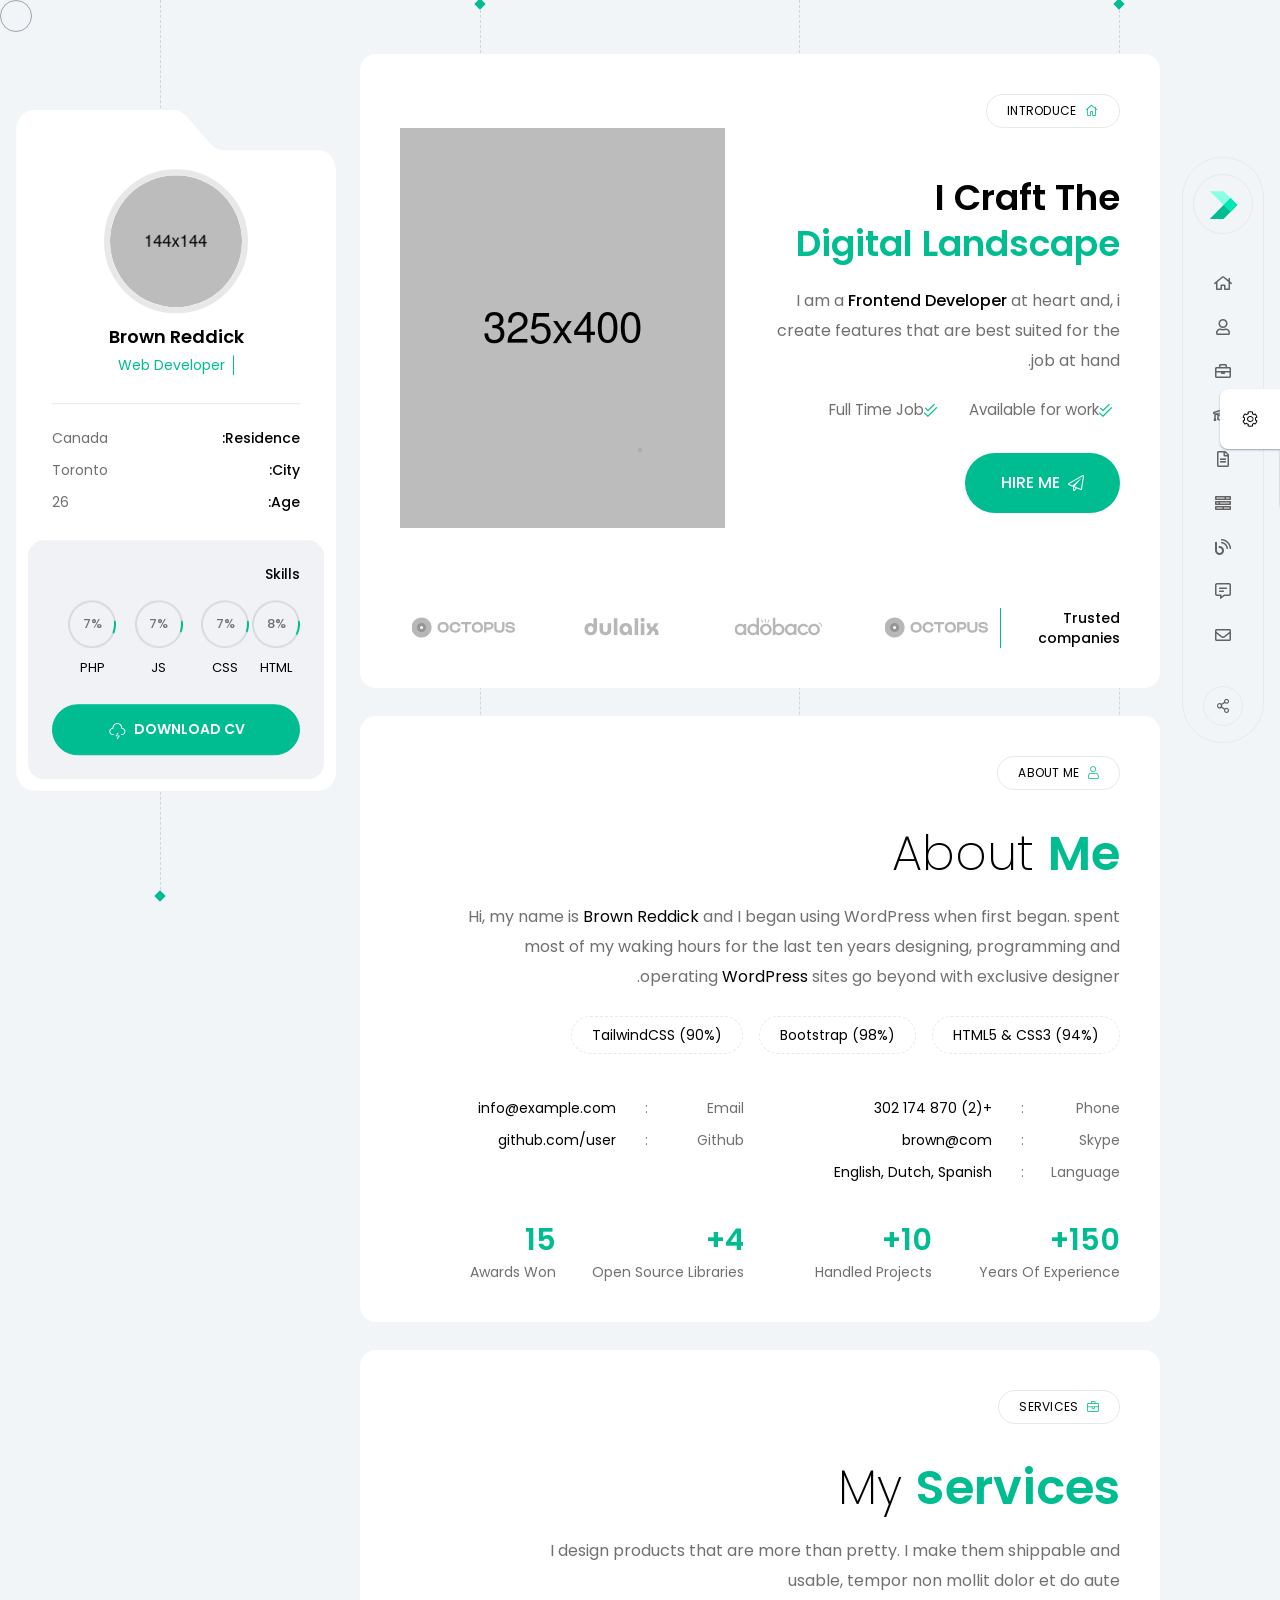
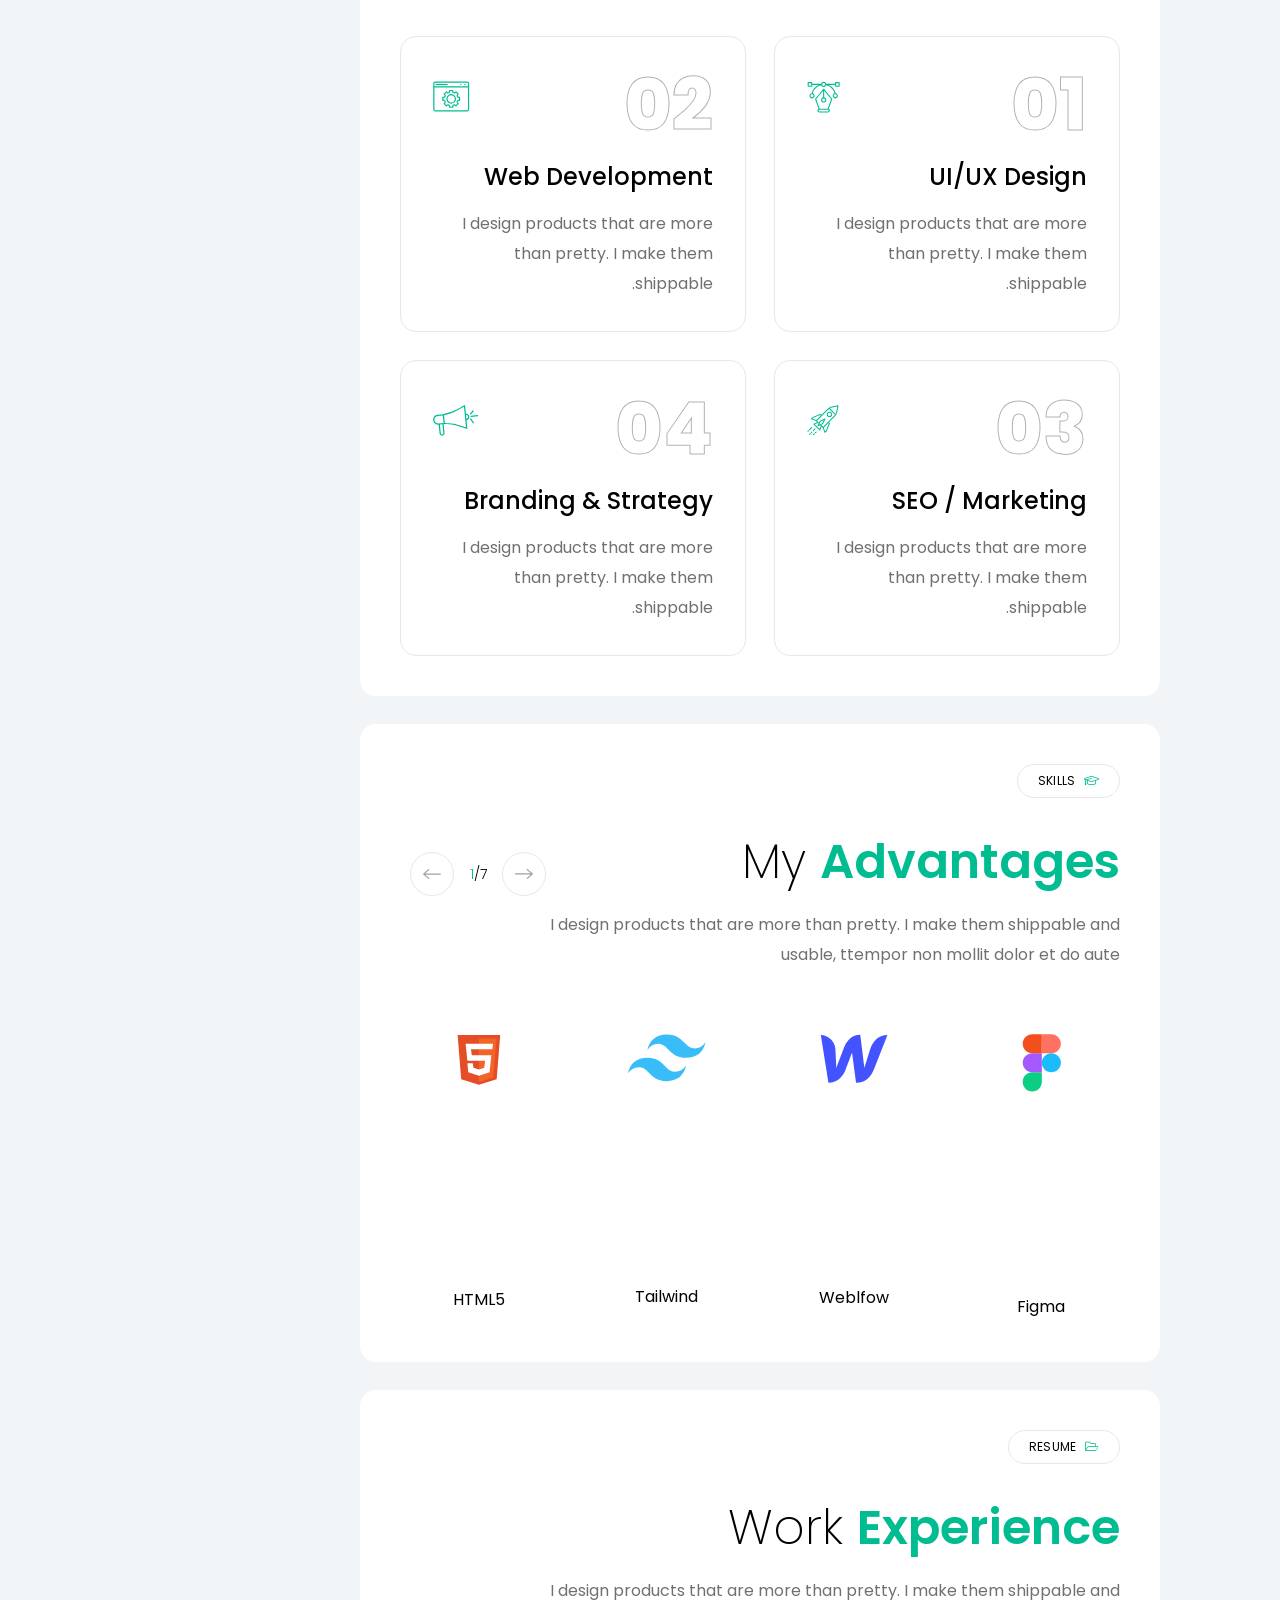
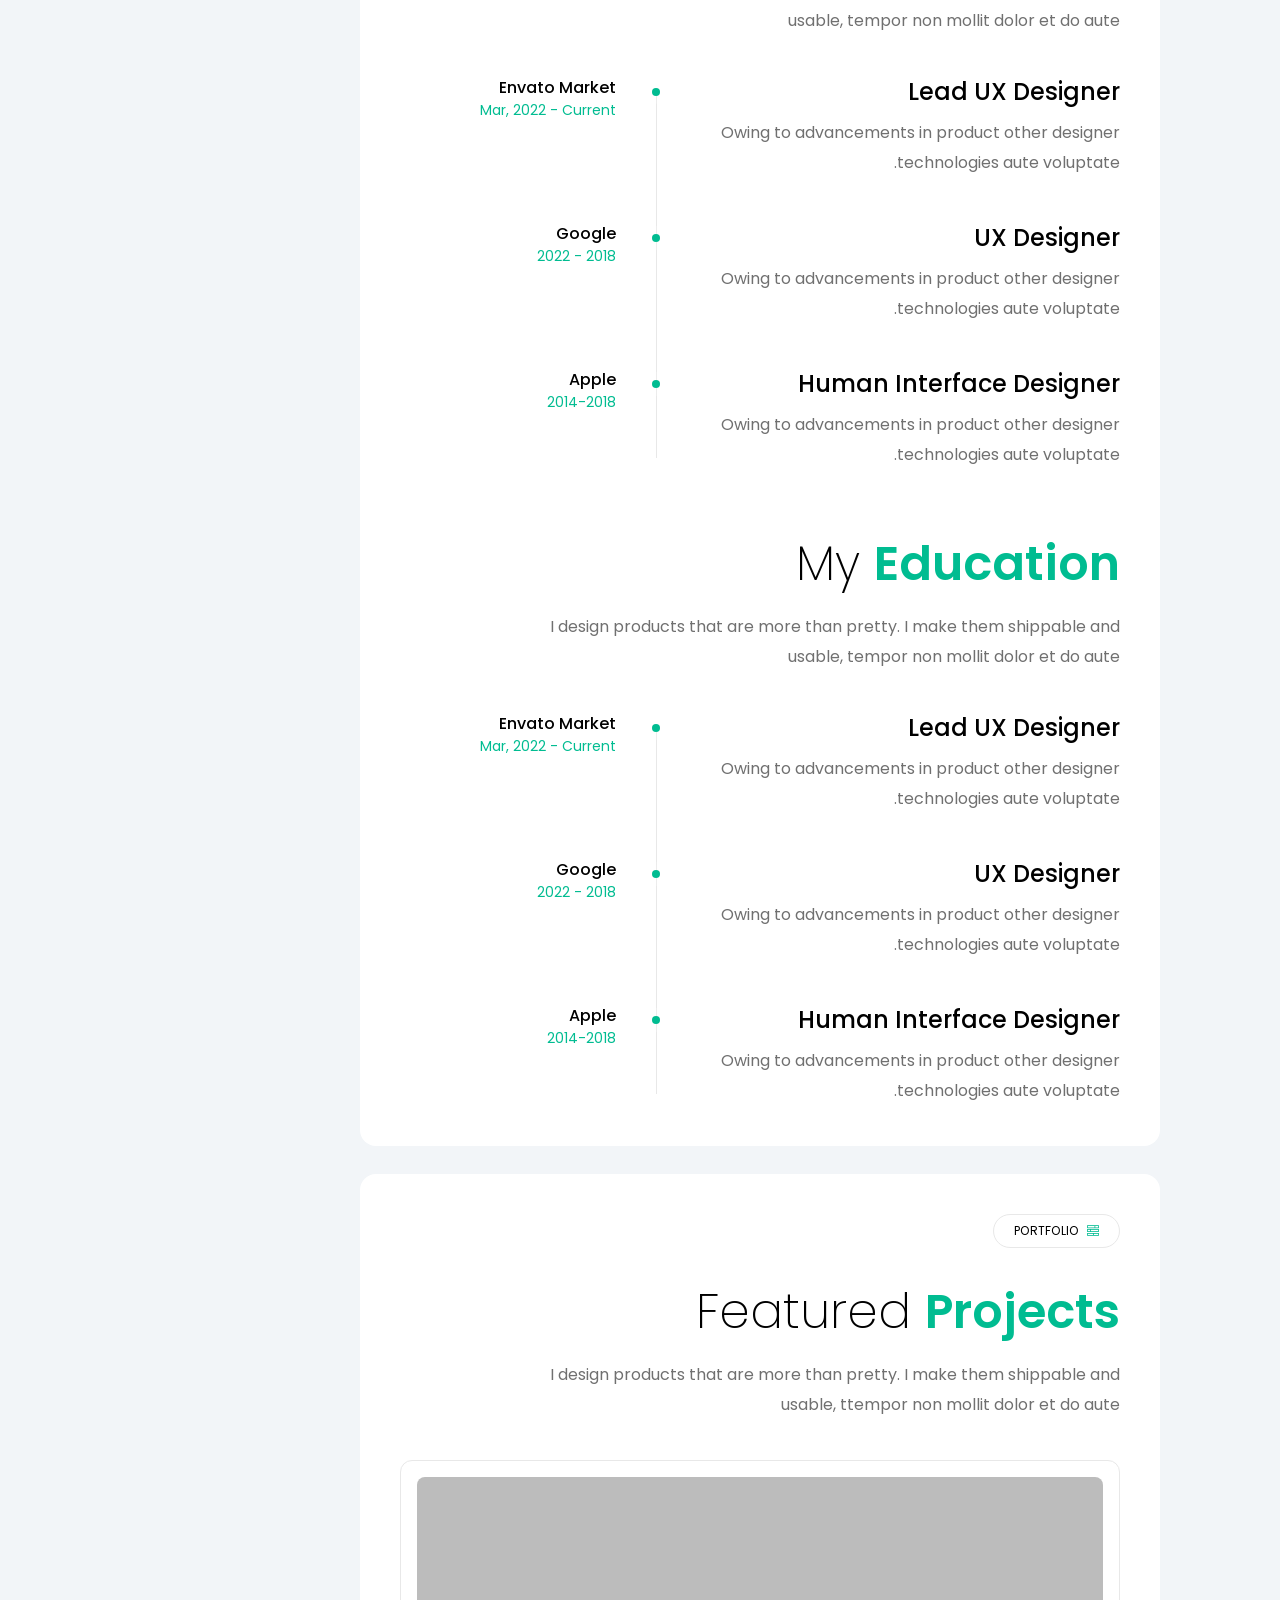
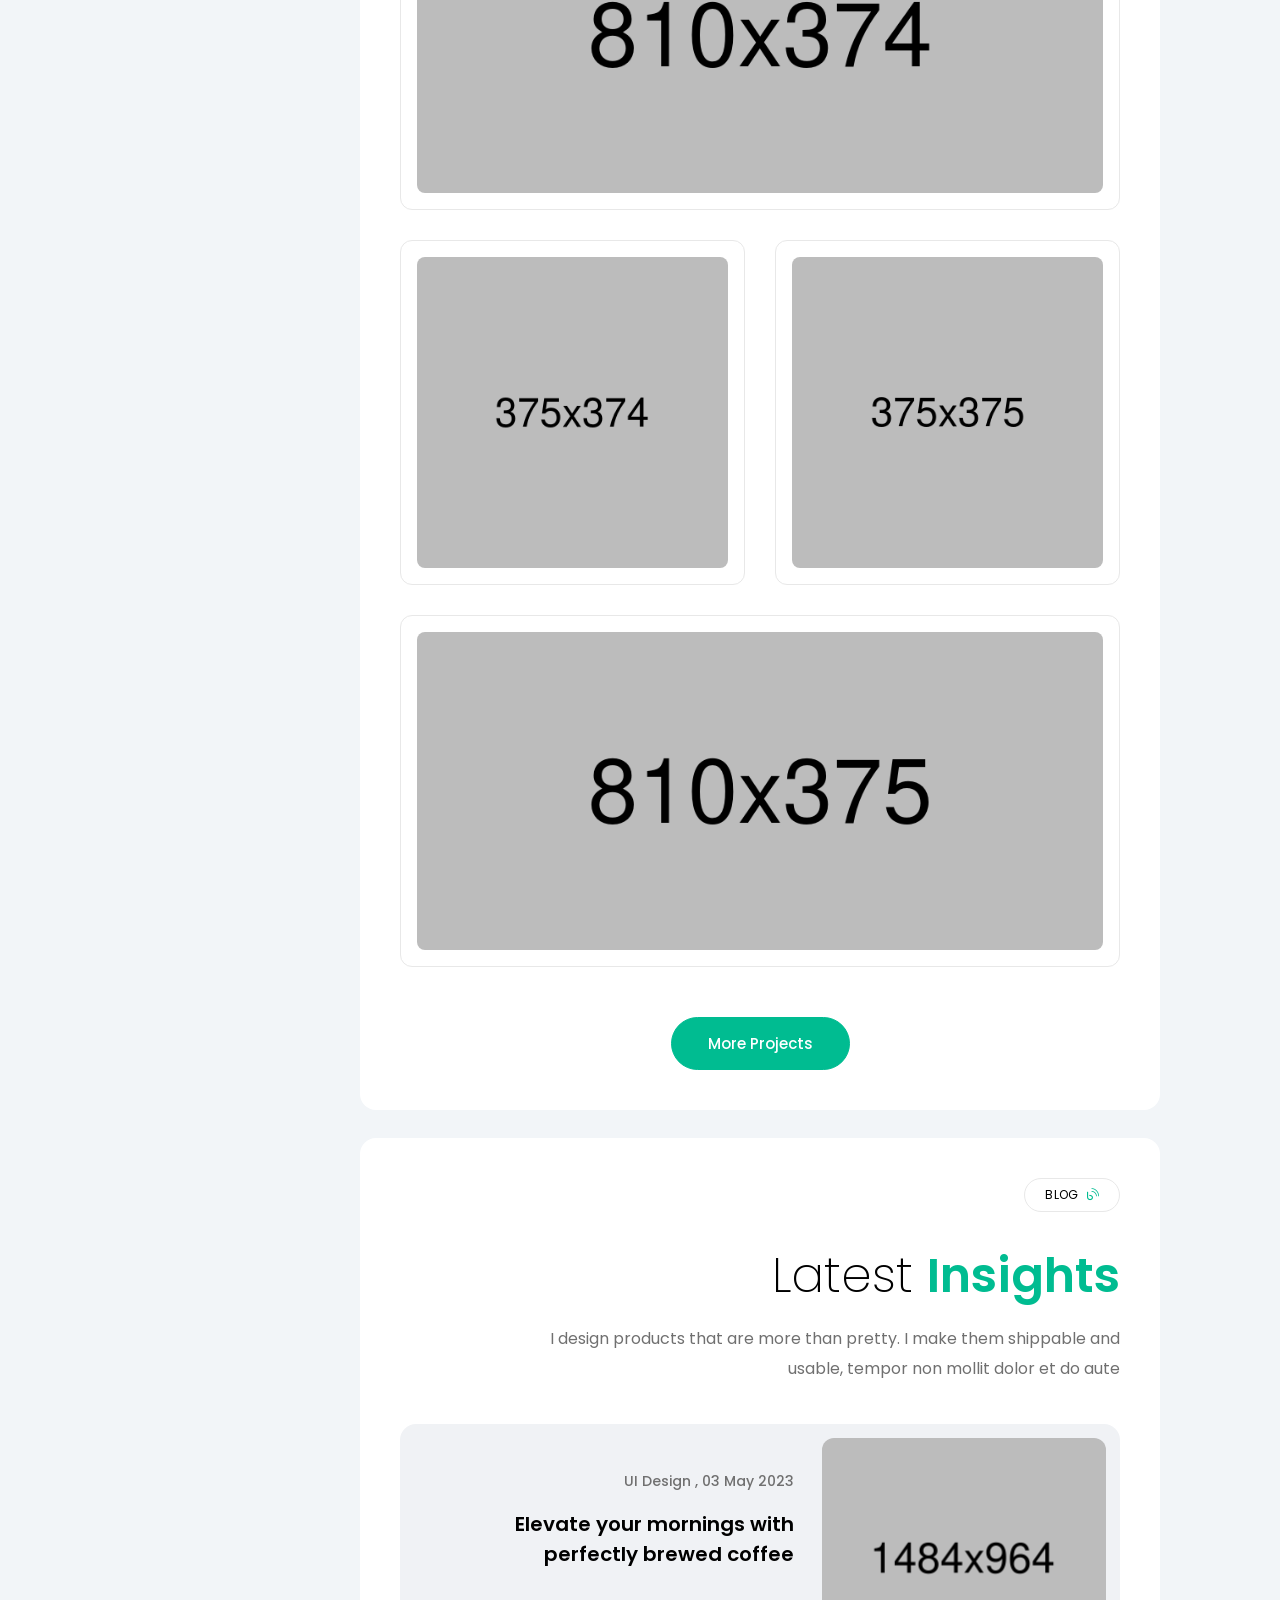
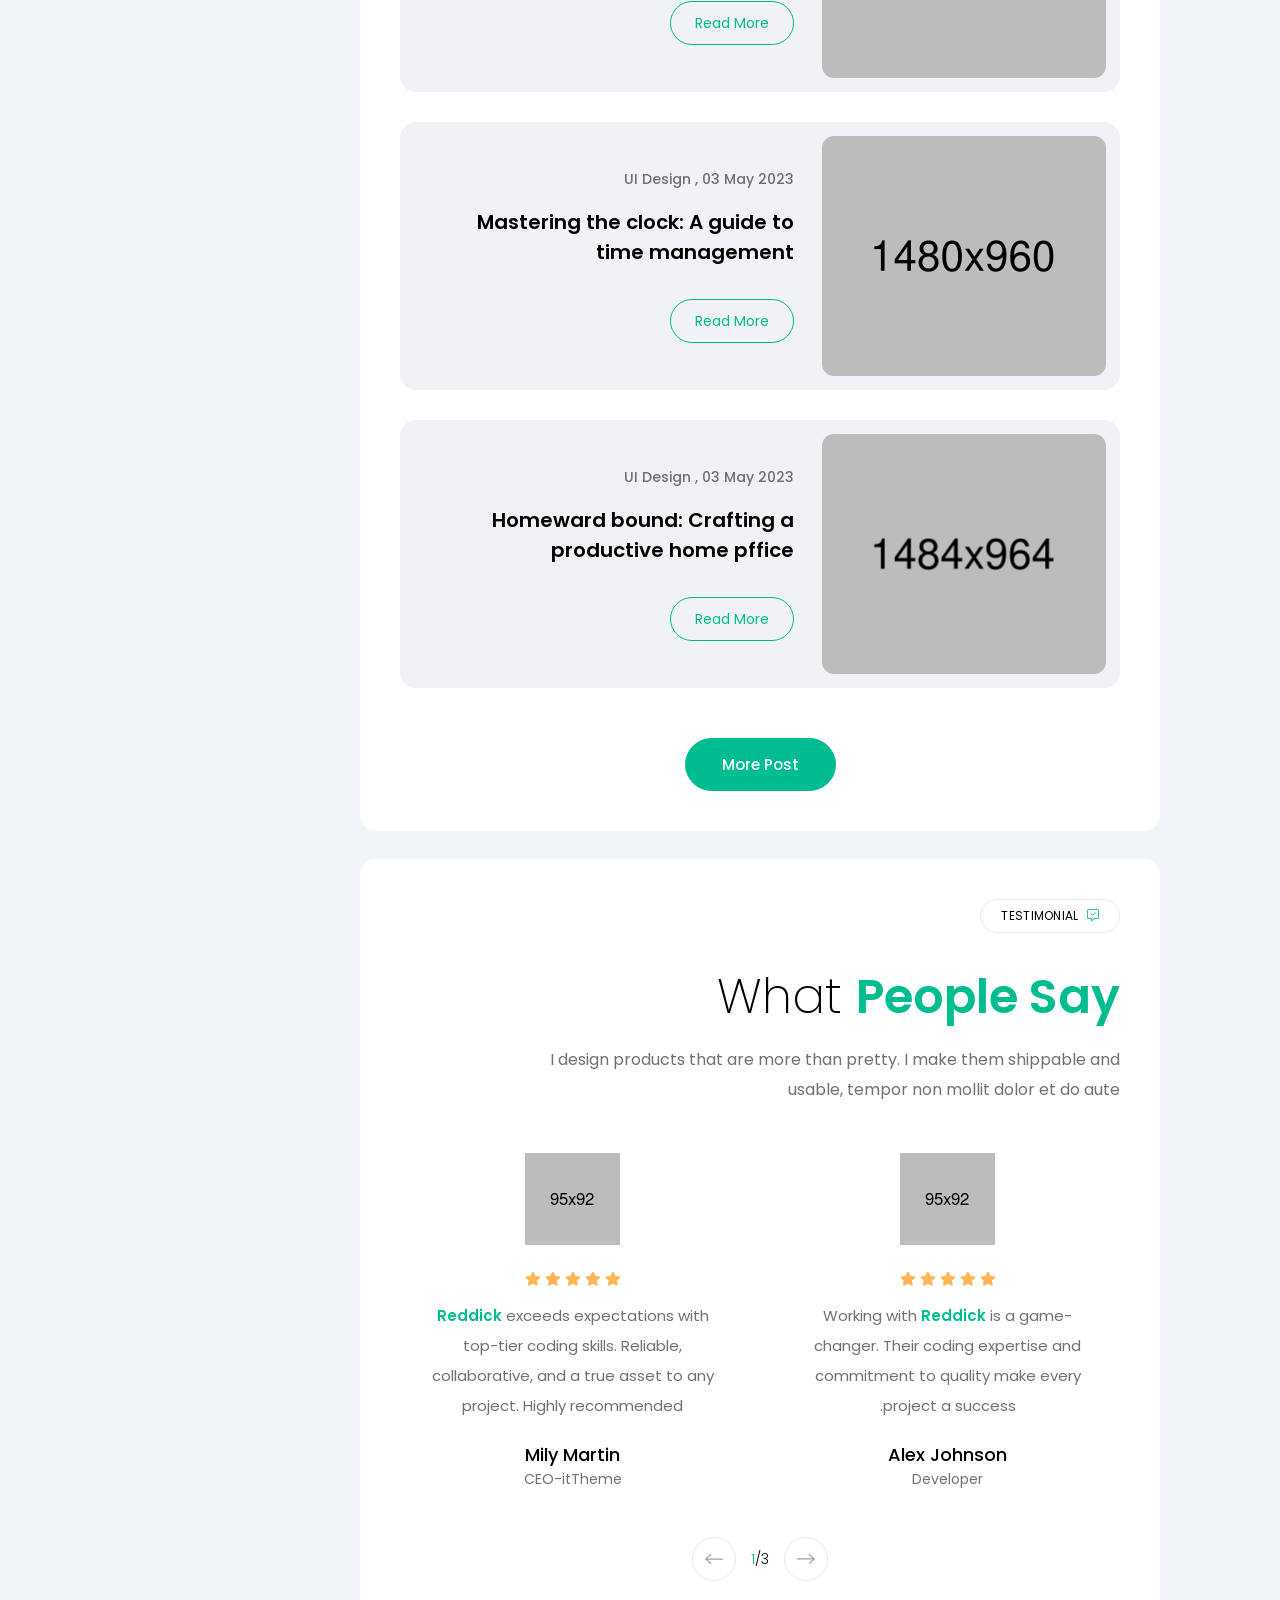
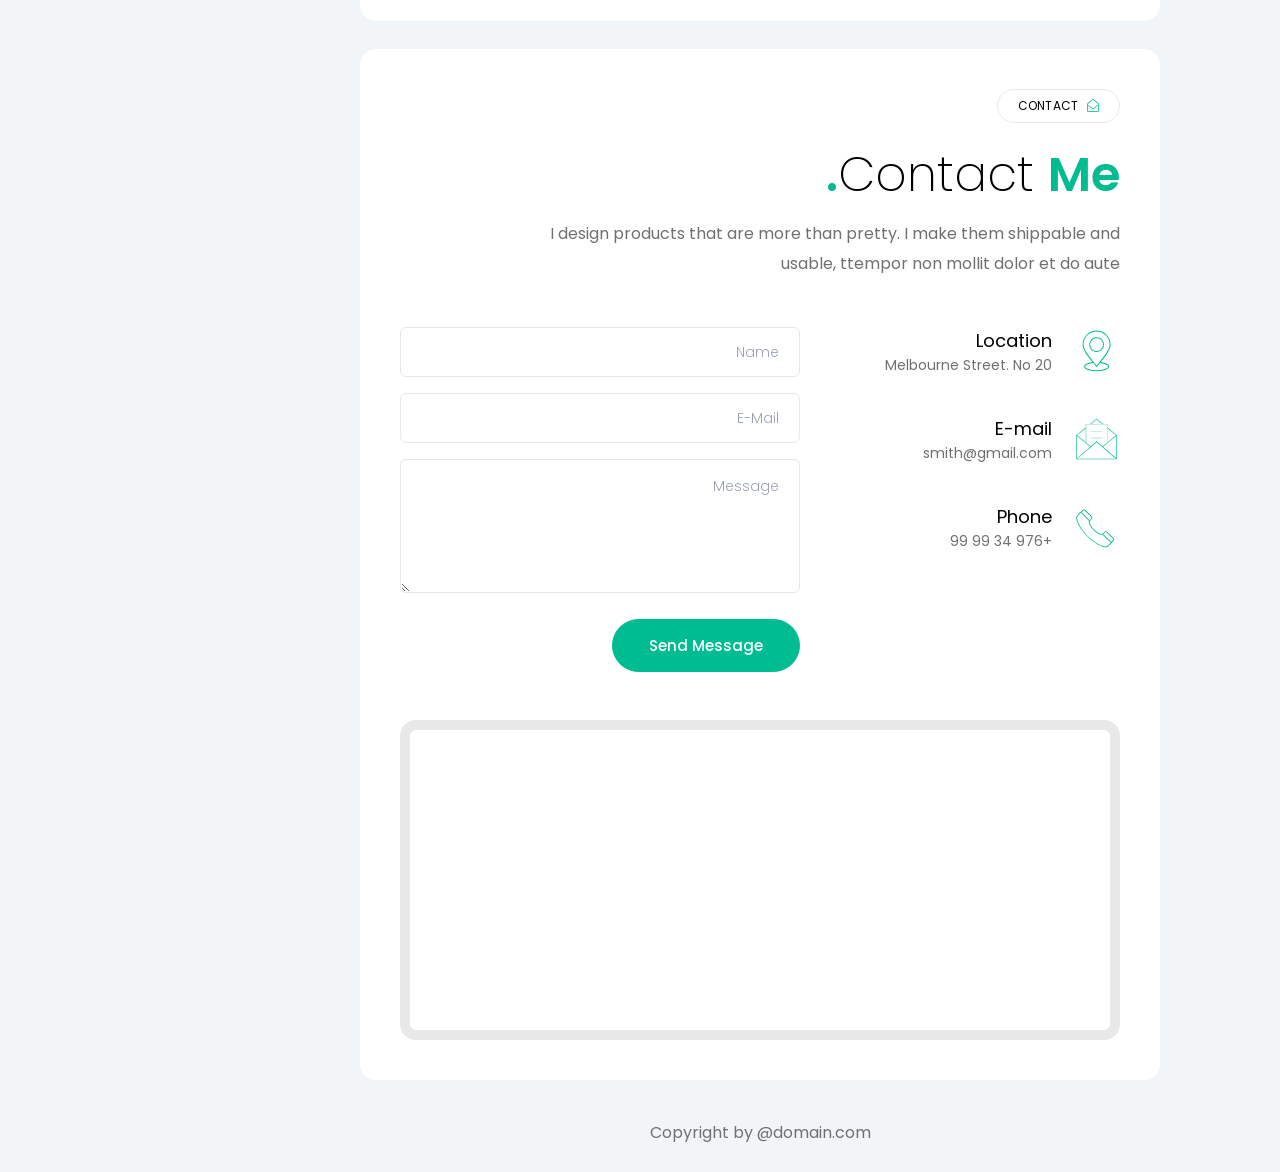
<file: index.html>
<!DOCTYPE html>
<html lang="en" class="" dir="rtl">
  <head>
    <!-- Basic Page Needs
    ================================================== -->
    <meta charset="UTF-8" />
    <meta http-equiv="X-UA-Compatible" content="IE=edge" />

    <!-- Specific Meta
    ================================================== -->
    <meta
      name="viewport"
      content="width=device-width, initial-scale=1.0, shrink-to-fit=no"
    />
    <meta
      name="keyword"
      content="resume, cv, portfolio, vcard, responsive, retina, jquery, css3, tailwindcss, material CV, creative, designer, developer, online cv, online resume, powerful portfolio, professional, landing page"
    />
    <meta
      name="description"
      content="Minfo vCard/Resume TailwindCSS HTML Template"
    />
    <meta name="author" content="Themearray" />

    <!-- Site Title
    ================================================== -->
    <title>Minfo - Tailwind CSS Personal Resume/vCard Template</title>

    <!-- Site Favicon
    ================================================== -->
    <link
      rel="shortcut icon"
      href="assets/img/user-sidebar-thumb.png"
      sizes="any"
    />

    <!-- Google Fonts
    ================================================== -->
    <link rel="preconnect" href="https://fonts.googleapis.com" />
    <link rel="preconnect" href="https://fonts.gstatic.com" crossorigin />
    <link
      href="https://fonts.googleapis.com/css2?family=Poppins:wght@200;300;400;500;600;700&display=swap"
      rel="stylesheet"
    />

    <!-- All CSS Here
    ================================================== -->
    <link rel="stylesheet" href="assets/css/fontAwesome5Pro.css" />
    <link rel="stylesheet" href="assets/css/cdheadline.css" />
    <link rel="stylesheet" href="assets/css/swiper-bundle.min.css" />
    <link rel="stylesheet" href="assets/css/style.min.css" />
  </head>

  <body class="relative custom_cursor">
    <!-- Custom Cursor Start -->
    <div
      class="custom_cursor_one fixed top-0 left-0 w-8 h-8 border border-gray-400 rounded-full pointer-events-none"
    ></div>
    <div
      class="custom_cursor_two w-1 h-1 rounded-full border border-gray-400 bg-metborder-gray-400 fixed pointer-events-none left-1/2 top-1/2 -translate-x-1/2 -translate-y-1/2"
    ></div>
    <!-- Custom Cursor End -->

    <!-- App Preloader Start -->
    <div id="preloader">
      <div class="loader_line"></div>
      <div
        class="absolute w-20 h-20 transition-all delay-300 -translate-x-1/2 -translate-y-1/2 rounded-full logo top-1/2 left-1/2 bg-nightBlack border-greyBlack flex-center"
      >
        <img src="assets/img/site-logo.svg" alt="Minfo" />
      </div>
    </div>
    <!-- App Preloader End -->

    <!-- App Start -->
    <div class="relative pt-10 minfo__app max-xl:pt-20">
      <div
        class="menu-overlay fixed top-0 left-0 w-full h-full bg-black/60 transition-all duration-200 z-999 opacity-0 invisible [&.is-menu-open]:visible [&.is-menu-open]:opacity-100"
      ></div>
      <div class="max-lg:px-4">
        <!-- Mobile Menu Bar Start -->
        <div
          class="fixed top-0 left-0 right-0 z-50 flex items-center justify-between p-2 px-3 bg-white/10 mobile-menu-bar sm:px-6 backdrop-blur-md xl:hidden"
        >
          <div class="text-lg font-medium name">
            <a
              href="index.html"
              class="flex items-center gap-2 text-black dark:text-white"
            >
              <img src="assets/img/site-logo.svg" alt="Minfo" />
              <span>Minfo</span>
            </a>
          </div>
          <!-- Mobile Hamburger Menu Start -->
          <button
            class="w-12 h-12 border rounded-full hamburger menu_toggle bg-white dark:bg-nightBlack border-platinum dark:border-greyBlack flex-center"
            type="button"
            aria-label="Open Mobile Menu"
          >
            <svg
              viewBox="0 0 20 12"
              class="w-6"
              xmlns="http://www.w3.org/2000/svg"
            >
              <path
                fill-rule="evenodd"
                clip-rule="evenodd"
                d="M5.33333 11.3333C5.33333 11.1565 5.40357 10.987 5.5286 10.8619C5.65362 10.7369 5.82319 10.6667 6 10.6667H19.3333C19.5101 10.6667 19.6797 10.7369 19.8047 10.8619C19.9298 10.987 20 11.1565 20 11.3333C20 11.5101 19.9298 11.6797 19.8047 11.8047C19.6797 11.9298 19.5101 12 19.3333 12H6C5.82319 12 5.65362 11.9298 5.5286 11.8047C5.40357 11.6797 5.33333 11.5101 5.33333 11.3333ZM2.66667 6C2.66667 5.82319 2.7369 5.65362 2.86193 5.5286C2.98695 5.40357 3.15652 5.33333 3.33333 5.33333H16.6667C16.8435 5.33333 17.013 5.40357 17.1381 5.5286C17.2631 5.65362 17.3333 5.82319 17.3333 6C17.3333 6.17681 17.2631 6.34638 17.1381 6.4714C17.013 6.59643 16.8435 6.66667 16.6667 6.66667H3.33333C3.15652 6.66667 2.98695 6.59643 2.86193 6.4714C2.7369 6.34638 2.66667 6.17681 2.66667 6ZM0 0.666667C0 0.489856 0.0702379 0.320287 0.195262 0.195262C0.320286 0.070238 0.489856 0 0.666667 0H14C14.1768 0 14.3464 0.070238 14.4714 0.195262C14.5964 0.320287 14.6667 0.489856 14.6667 0.666667C14.6667 0.843478 14.5964 1.01305 14.4714 1.13807C14.3464 1.2631 14.1768 1.33333 14 1.33333H0.666667C0.489856 1.33333 0.320286 1.2631 0.195262 1.13807C0.0702379 1.01305 0 0.843478 0 0.666667Z"
                class="fill-theme dark:fill-white"
              />
            </svg>
          </button>
          <!-- Mobile Hamburger Menu End -->
        </div>
        <!-- Mobile Menu Bar End -->

        <!-- Mobile Menu Sidebar Start -->
        <div
          class="mobile-menu fixed top-0 -left-full w-full max-w-mobilemenu bg-flashWhite dark:bg-nightBlack z-999 h-full xl:hidden transition-all duration-300 [&.is-menu-open]:left-0 py-12 px-8 overflow-y-scroll"
        >
          <button
            class="absolute flex items-center justify-center w-9 h-9 text-sm text-white rounded-full close-menu top-4 left-4 bg-greyBlack"
            aria-label="Close Menu"
          >
            <i class="fal fa-times"></i>
          </button>
          <div
            class="mb-6 text-lg font-medium text-black dark:text-white menu-title"
          >
            Menu
          </div>
          <ul class="space-y-5 font-normal main-menu">
            <li data-scroll-nav="0" class="relative group active">
              <a href="#home" class="flex items-center space-x-2 group">
                <span
                  class="w-5 text-black dark:text-white group-[&.active]:text-theme"
                >
                  <i class="fal fa-home"></i>
                </span>
                <span
                  class="group-[&.active]:text-theme dark:group-[&.active]:text-white group-hover:text-theme transition-colors"
                >
                  Home
                </span>
              </a>
            </li>
            <li data-scroll-nav="1" class="relative group">
              <a href="#about" class="flex items-center space-x-2 group">
                <span
                  class="w-5 text-black dark:text-white group-[&.active]:text-theme"
                >
                  <i class="fal fa-user"></i>
                </span>
                <span
                  class="group-[&.active]:text-theme dark:group-[&.active]:text-white group-hover:text-theme transition-colors"
                >
                  About
                </span>
              </a>
            </li>
            <li data-scroll-nav="2" class="relative group">
              <a href="#" class="flex items-center space-x-2 group">
                <span
                  class="w-5 text-black dark:text-white group-[&.active]:text-theme"
                >
                  <i class="fal fa-briefcase"></i>
                </span>
                <span
                  class="group-[&.active]:text-theme dark:group-[&.active]:text-white group-hover:text-theme transition-colors"
                >
                  Service
                </span>
              </a>
            </li>
            <li data-scroll-nav="3" class="relative group">
              <a href="#skill" class="flex items-center space-x-2 group">
                <span
                  class="w-5 text-black dark:text-white group-[&.active]:text-theme"
                >
                  <i class="fal fa-graduation-cap"></i>
                </span>
                <span
                  class="group-[&.active]:text-theme dark:group-[&.active]:text-white group-hover:text-theme transition-colors"
                >
                  Skills
                </span>
              </a>
            </li>
            <li data-scroll-nav="4" class="relative group">
              <a href="#resume" class="flex items-center space-x-2 group">
                <span
                  class="w-5 text-black dark:text-white group-[&.active]:text-theme"
                >
                  <i class="fal fa-file-alt"></i>
                </span>
                <span
                  class="group-[&.active]:text-theme dark:group-[&.active]:text-white group-hover:text-theme transition-colors"
                >
                  Resume
                </span>
              </a>
            </li>
            <li data-scroll-nav="5" class="relative group">
              <a href="#portfolio" class="flex items-center space-x-2 group">
                <span
                  class="w-5 text-black dark:text-white group-[&.active]:text-theme"
                >
                  <i class="fal fa-tasks-alt"></i>
                </span>
                <span
                  class="group-[&.active]:text-theme dark:group-[&.active]:text-white group-hover:text-theme transition-colors"
                >
                  Poftfolio
                </span>
              </a>
            </li>
            <li data-scroll-nav="6" class="relative group">
              <a href="#blog" class="flex items-center space-x-2 group">
                <span
                  class="w-5 text-black dark:text-white group-[&.active]:text-theme"
                >
                  <i class="fal fa-blog"></i>
                </span>
                <span
                  class="group-[&.active]:text-theme dark:group-[&.active]:text-white group-hover:text-theme transition-colors"
                >
                  Blog
                </span>
              </a>
            </li>
            <li data-scroll-nav="7" class="relative group">
              <a href="#testimonial" class="flex items-center space-x-2 group">
                <span
                  class="w-5 text-black dark:text-white group-[&.active]:text-theme"
                >
                  <i class="fal fa-comment-alt-lines"></i>
                </span>
                <span
                  class="group-[&.active]:text-theme dark:group-[&.active]:text-white group-hover:text-theme transition-colors"
                >
                  Testimonial
                </span>
              </a>
            </li>
            <li data-scroll-nav="8" class="relative group">
              <a href="#contact" class="flex items-center space-x-2 group">
                <span
                  class="w-5 text-black dark:text-white group-[&.active]:text-theme"
                >
                  <i class="fal fa-envelope"></i>
                </span>
                <span
                  class="group-[&.active]:text-theme dark:group-[&.active]:text-white group-hover:text-theme transition-colors"
                >
                  Contact
                </span>
              </a>
            </li>
          </ul>
          <br /><br />
          <div
            class="mb-4 font-medium text-black dark:text-white menu-title text-md"
          >
            Get in Touch
          </div>
          <!-- Social Share Icon Start  -->
          <div class="flex items-center space-x-4 social-icons *:flex">
            <a href="#" title="Share with Facebook">
              <i class="fab fa-facebook-f"></i>
            </a>
            <a href="#" title="Share with Linkedin">
              <i class="fab fa-linkedin-in"></i>
            </a>
            <a href="#" title="Share with X">
              <i class="fab fa-twitter"></i>
            </a>
            <a href="#" title="Share with X">
              <i class="fab fa-instagram"></i>
            </a>
          </div>
          <!-- Social Share Icon End  -->
        </div>
        <!-- Mobile Menu Sidebar End -->

        <!-- Sidebar Profile Start -->
        <div
          class="w-full mx-auto minfo__sidebar__wrapper xl:fixed xl:top-1/2 xl:left-4 2xl:left-14 xl:-translate-y-1/2 md:max-w-sidebar xl:max-2xl:max-w-xs z-999"
        >
          <div
            class="p-3 max-xl:mb-3 overflow-hidden minfo__sidebar bg-white dark:bg-nightBlack rounded-2xl"
          >
            <div class="mx-4 mt-12 text-center user-info lg:mx-6">
              <a
                href="index.html"
                class="w-36 h-36 mb-2.5 block mx-auto border-6 border-platinum dark:border-[#2f2f2f] overflow-hidden rounded-full *:w-full *:h-full *:rounded-full"
              >
                <img
                  src="assets/img/user-sidebar-thumb.png"
                  class="hidden dark:block"
                  alt="Brown Reddick"
                />
                <!--Image for Dark Version -->
                <img
                  src="assets/img/user-sidebar-thumb-light.png"
                  class="dark:hidden"
                  alt="Brown Reddick"
                />
                <!--Image for Light Version -->
              </a>
              <h6
                class="mb-1 text-lg font-semibold text-black dark:text-white name"
              >
                Brown Reddick
              </h6>
              <div class="leading-none cd-headline clip is-full-width">
                <h6
                  class="text-sm cd-words-wrapper designation text-theme after:!bg-theme *:font-normal"
                >
                  <b class="is-visible">Web Developer</b>
                  <b>Photographers</b>
                  <b>Web Designer</b>
                </h6>
              </div>
            </div>
            <div
              class="pt-6 mx-4 border-t lg:mx-6 user-meta-info md:mx-7 my-7 border-platinum dark:border-metalBlack"
            >
              <ul class="space-y-3 *:flex *:text-sm">
                <li>
                  <span class="flex-1 font-medium text-black dark:text-white"
                    >Residence:</span
                  >
                  <span>Canada</span>
                </li>
                <li>
                  <span class="flex-1 font-medium text-black dark:text-white"
                    >City:</span
                  >
                  <span>Toronto</span>
                </li>
                <li>
                  <span class="flex-1 font-medium text-black dark:text-white"
                    >Age:</span
                  >
                  <span>26</span>
                </li>
              </ul>
            </div>

            <div
              class="px-4 py-5 lg:py-6 lg:px-6 rounded-2xl md:px-8 bg-flashWhite dark:bg-metalBlack"
            >
              <div class="text-sm font-medium text-black dark:text-white">
                Skills
              </div>
              <div
                class="flex items-center justify-between my-4 space-x-4 skills_circle *:space-y-2 *:text-center"
              >
                <div class="progressCircle">
                  <div
                    class="relative w-12 h-12 circle"
                    data-percent="90"
                    data-circlefill="#00BC91"
                    data-circleempty="#777777"
                  >
                    <div
                      class="absolute inset-0 text-[13px] font-medium label flex-center"
                    >
                      90%
                    </div>
                  </div>
                  <p
                    class="text-[13px] font-normal dark:font-light text-black dark:text-white/90"
                  >
                    HTML
                  </p>
                </div>
                <div class="progressCircle">
                  <div
                    class="relative w-12 h-12 circle"
                    data-percent="80"
                    data-circlefill="#00BC91"
                    data-circleempty="#777777"
                  >
                    <div
                      class="absolute inset-0 text-[13px] font-medium label flex-center"
                    >
                      80%
                    </div>
                  </div>
                  <p
                    class="text-[13px] font-normal dark:font-light text-black dark:text-white/90"
                  >
                    CSS
                  </p>
                </div>
                <div class="progressCircle">
                  <div
                    class="relative w-12 h-12 circle"
                    data-percent="80"
                    data-circlefill="#00BC91"
                    data-circleempty="#777777"
                  >
                    <div
                      class="absolute inset-0 text-[13px] font-medium label flex-center"
                    >
                      80%
                    </div>
                  </div>
                  <p
                    class="text-[13px] font-normal dark:font-light text-black dark:text-white/90"
                  >
                    JS
                  </p>
                </div>
                <div class="progressCircle">
                  <div
                    class="relative w-12 h-12 circle"
                    data-percent="90"
                    data-circlefill="#00BC91"
                    data-circleempty="#777777"
                  >
                    <div
                      class="absolute inset-0 text-[13px] font-medium label flex-center"
                    >
                      90%
                    </div>
                  </div>
                  <p
                    class="text-[13px] font-normal dark:font-light text-black dark:text-white/90"
                  >
                    PHP
                  </p>
                </div>
              </div>
              <div class="mt-6">
                <a
                  href="mycv.pdf"
                  download
                  target="_blank"
                  class="text-center text-sm border border-theme bg-theme flex items-center justify-center gap-2 text-white rounded-4xl py-3.5 transition duration-300 text-[15px] font-semibold hover:bg-themeHover hover:border-themeHover"
                >
                  DOWNLOAD CV
                  <span class="animate-bounce">
                    <svg
                      width="18"
                      height="18"
                      viewBox="0 0 15 16"
                      fill="none"
                      xmlns="http://www.w3.org/2000/svg"
                    >
                      <path
                        d="M12.0724 4.92378C12.0726 4.91034 12.0726 4.89691 12.0726 4.88368C12.0726 2.53968 10.1657 0.632812 7.82171 0.632812C5.47771 0.632812 3.57084 2.53968 3.57084 4.88368C3.57084 4.89691 3.57084 4.91055 3.57104 4.92378C1.95417 5.0992 0.691406 6.47267 0.691406 8.13554C0.691406 9.91704 2.14059 11.3662 3.92209 11.3662H4.33138C4.55606 11.3662 4.7384 11.1839 4.7384 10.9592C4.7384 10.7345 4.55606 10.5522 4.33138 10.5522H3.92209C2.58952 10.5522 1.50544 9.46811 1.50544 8.13554C1.50544 6.80297 2.58952 5.71888 3.92209 5.71888H4.00309C4.11868 5.71888 4.22898 5.66963 4.30611 5.58355C4.38345 5.49726 4.42028 5.38248 4.40766 5.2673C4.3924 5.12769 4.38487 5.00233 4.38487 4.88348C4.38487 2.98842 5.92665 1.44664 7.82171 1.44664C9.71678 1.44664 11.2586 2.98842 11.2586 4.88348C11.2586 5.00233 11.251 5.12769 11.2358 5.2673C11.2231 5.38228 11.26 5.49726 11.3373 5.58355C11.4144 5.66963 11.5247 5.71888 11.6403 5.71888H11.7217C13.0541 5.71888 14.138 6.80297 14.138 8.13554C14.138 9.46811 13.0541 10.5522 11.7217 10.5522H11.288C11.0634 10.5522 10.881 10.7345 10.881 10.9592C10.881 11.1839 11.0634 11.3662 11.288 11.3662H11.7217C13.5028 11.3662 14.952 9.91704 14.952 8.13554C14.952 6.47247 13.6892 5.099 12.0724 4.92378Z"
                        fill="white"
                      />
                      <path
                        d="M6.26314 11.942C6.0877 12.1876 6.26327 12.5288 6.5651 12.5288H8.81272L7.3764 14.5396C7.25728 14.7064 7.29591 14.9382 7.46268 15.0573C7.62945 15.1764 7.86122 15.1378 7.98034 14.971L9.83579 12.3734C10.0112 12.1278 9.83566 11.7866 9.53382 11.7866H7.2862L8.72252 9.77578C8.84164 9.609 8.80302 9.37724 8.63624 9.25811C8.46947 9.13899 8.23771 9.17762 8.11858 9.34439L6.26314 11.942Z"
                        fill="white"
                      />
                    </svg>
                  </span>
                </a>
              </div>
            </div>

            <svg class="absolute w-0 h-0">
              <clipPath
                id="my-clip-path"
                clipPathUnits="objectBoundingBox"
                stroke="white"
                stroke-width="2"
              >
                <path
                  d="M0.001,0.031 C0.001,0.014,0.026,0.001,0.055,0.001 H0.492 C0.506,0.001,0.52,0.004,0.53,0.009 L0.61,0.052 C0.62,0.057,0.634,0.06,0.649,0.06 H0.947 C0.977,0.06,1,0.074,1,0.091 V0.971 C1,0.987,0.977,1,0.947,1 H0.055 C0.026,1,0.001,0.987,0.001,0.971 V0.031"
                ></path>
              </clipPath>
            </svg>
          </div>
        </div>
        <!-- Sidebar Profile End -->

        <!-- Nav/Navigation Start -->
        <div
          class="minfo__nav__wrapper bg-snowWhite dark:bg-power__black max-xl:hidden fixed top-1/2 -translate-y-1/2 right-4 2xl:right-14 z-999 flex items-center flex-col gap-4 border border-platinum dark:border-metalBlack rounded-4xl px-2.5 py-4"
        >
          <!-- Site Logo Start -->
          <div
            class="flex border rounded-full logo w-15 h-15 border-platinum dark:border-metalBlack flex-center hover:bg-white dark:hover:bg-metalBlack"
          >
            <a href="index.html">
              <img src="assets/img/site-logo.svg" alt="Minfo" />
            </a>
          </div>
          <!-- Site Logo Start -->

          <!-- Main Menu/Navigation Start -->
          <div class="my-4 menu">
            <ul class="space-y-2 text-center *:relative">
              <li data-scroll-nav="0" class="group active">
                <a
                  href="#home"
                  class="w-9 h-9 rounded-full flex-center group-[&.active]:bg-white dark:group-[&.active]:bg-metalBlack group-hover:bg-white dark:group-hover:bg-metalBlack transition-all duration-300 before:content-[attr(data-title)] before:absolute before:right-10 before:bg-white dark:before:bg-metalBlack before:text-sm text-theme dark:before:text-white before:px-4 before:py-2 before:rounded-md before:font-normal dark:before:font-light before:opacity-0 before:transition-all before:duration-200 group-hover:before:opacity-100 after:content-[''] after:absolute after:w-0 after:h-0 after:right-8 after:border-solid after:border-t-4 after:border-r-0 after:border-b-4 after:border-l-8 after:border-t-transparent after:border-r-transparent after:border-b-transparent after:border-l-white dark:after:border-l-metalBlack after:opacity-0 after:transition-all after:duration-200 group-hover:after:opacity-100"
                  data-title="Home"
                >
                  <span
                    class="text-black dark:text-white group-hover:text-theme group-[&.active]:text-theme"
                  >
                    <i class="fal fa-home"></i>
                  </span>
                </a>
              </li>
              <li data-scroll-nav="1" class="group">
                <a
                  href="#about"
                  class="w-9 h-9 rounded-full flex-center group-[&.active]:bg-white dark:group-[&.active]:bg-metalBlack group-hover:bg-white dark:group-hover:bg-metalBlack transition-all duration-300 before:content-[attr(data-title)] before:absolute before:right-10 before:bg-white dark:before:bg-metalBlack before:text-sm text-theme dark:before:text-white before:px-4 before:py-2 before:rounded-md before:font-normal dark:before:font-light before:opacity-0 before:transition-all before:duration-200 group-hover:before:opacity-100 after:content-[''] after:absolute after:w-0 after:h-0 after:right-8 after:border-solid after:border-t-4 after:border-r-0 after:border-b-4 after:border-l-8 after:border-t-transparent after:border-r-transparent after:border-b-transparent after:border-l-white dark:after:border-l-metalBlack after:opacity-0 after:transition-all after:duration-200 group-hover:after:opacity-100"
                  data-title="About"
                >
                  <span
                    class="text-black dark:text-white group-hover:text-theme group-[&.active]:text-theme"
                  >
                    <i class="fal fa-user"></i>
                  </span>
                </a>
              </li>
              <li data-scroll-nav="2" class="group">
                <a
                  href="#service"
                  class="w-9 h-9 rounded-full flex-center group-[&.active]:bg-white dark:group-[&.active]:bg-metalBlack group-hover:bg-white dark:group-hover:bg-metalBlack transition-all duration-300 before:content-[attr(data-title)] before:absolute before:right-10 before:bg-white dark:before:bg-metalBlack before:text-sm text-theme dark:before:text-white before:px-4 before:py-2 before:rounded-md before:font-normal dark:before:font-light before:opacity-0 before:transition-all before:duration-200 group-hover:before:opacity-100 after:content-[''] after:absolute after:w-0 after:h-0 after:right-8 after:border-solid after:border-t-4 after:border-r-0 after:border-b-4 after:border-l-8 after:border-t-transparent after:border-r-transparent after:border-b-transparent after:border-l-white dark:after:border-l-metalBlack after:opacity-0 after:transition-all after:duration-200 group-hover:after:opacity-100"
                  data-title="Service"
                >
                  <span
                    class="text-black dark:text-white group-hover:text-theme group-[&.active]:text-theme"
                  >
                    <i class="fal fa-briefcase"></i>
                  </span>
                </a>
              </li>
              <li data-scroll-nav="3" class="group">
                <a
                  href="#skill"
                  class="w-9 h-9 rounded-full flex-center group-[&.active]:bg-white dark:group-[&.active]:bg-metalBlack group-hover:bg-white dark:group-hover:bg-metalBlack transition-all duration-300 before:content-[attr(data-title)] before:absolute before:right-10 before:bg-white dark:before:bg-metalBlack before:text-sm text-theme dark:before:text-white before:px-4 before:py-2 before:rounded-md before:font-normal dark:before:font-light before:opacity-0 before:transition-all before:duration-200 group-hover:before:opacity-100 after:content-[''] after:absolute after:w-0 after:h-0 after:right-8 after:border-solid after:border-t-4 after:border-r-0 after:border-b-4 after:border-l-8 after:border-t-transparent after:border-r-transparent after:border-b-transparent after:border-l-white dark:after:border-l-metalBlack after:opacity-0 after:transition-all after:duration-200 group-hover:after:opacity-100"
                  data-title="Skills"
                >
                  <span
                    class="text-black dark:text-white group-hover:text-theme group-[&.active]:text-theme"
                  >
                    <i class="fal fa-graduation-cap"></i>
                  </span>
                </a>
              </li>
              <li data-scroll-nav="4" class="group">
                <a
                  href="#resume"
                  class="w-9 h-9 rounded-full flex-center group-[&.active]:bg-white dark:group-[&.active]:bg-metalBlack group-hover:bg-white dark:group-hover:bg-metalBlack transition-all duration-300 before:content-[attr(data-title)] before:absolute before:right-10 before:bg-white dark:before:bg-metalBlack before:text-sm text-theme dark:before:text-white before:px-4 before:py-2 before:rounded-md before:font-normal dark:before:font-light before:opacity-0 before:transition-all before:duration-200 group-hover:before:opacity-100 after:content-[''] after:absolute after:w-0 after:h-0 after:right-8 after:border-solid after:border-t-4 after:border-r-0 after:border-b-4 after:border-l-8 after:border-t-transparent after:border-r-transparent after:border-b-transparent after:border-l-white dark:after:border-l-metalBlack after:opacity-0 after:transition-all after:duration-200 group-hover:after:opacity-100"
                  data-title="Resume"
                >
                  <span
                    class="text-black dark:text-white group-hover:text-theme group-[&.active]:text-theme"
                  >
                    <i class="fal fa-file-alt"></i>
                  </span>
                </a>
              </li>
              <li data-scroll-nav="5" class="group">
                <a
                  href="#portfolio"
                  class="w-9 h-9 rounded-full flex-center group-[&.active]:bg-white dark:group-[&.active]:bg-metalBlack group-hover:bg-white dark:group-hover:bg-metalBlack transition-all duration-300 before:content-[attr(data-title)] before:absolute before:right-10 before:bg-white dark:before:bg-metalBlack before:text-sm text-theme dark:before:text-white before:px-4 before:py-2 before:rounded-md before:font-normal dark:before:font-light before:opacity-0 before:transition-all before:duration-200 group-hover:before:opacity-100 after:content-[''] after:absolute after:w-0 after:h-0 after:right-8 after:border-solid after:border-t-4 after:border-r-0 after:border-b-4 after:border-l-8 after:border-t-transparent after:border-r-transparent after:border-b-transparent after:border-l-white dark:after:border-l-metalBlack after:opacity-0 after:transition-all after:duration-200 group-hover:after:opacity-100"
                  data-title="Poftfolio"
                >
                  <span
                    class="text-black dark:text-white group-hover:text-theme group-[&.active]:text-theme"
                  >
                    <i class="fal fa-tasks-alt"></i>
                  </span>
                </a>
              </li>
              <li data-scroll-nav="6" class="group">
                <a
                  href="#blog"
                  class="w-9 h-9 rounded-full flex-center group-[&.active]:bg-white dark:group-[&.active]:bg-metalBlack group-hover:bg-white dark:group-hover:bg-metalBlack transition-all duration-300 before:content-[attr(data-title)] before:absolute before:right-10 before:bg-white dark:before:bg-metalBlack before:text-sm text-theme dark:before:text-white before:px-4 before:py-2 before:rounded-md before:font-normal dark:before:font-light before:opacity-0 before:transition-all before:duration-200 group-hover:before:opacity-100 after:content-[''] after:absolute after:w-0 after:h-0 after:right-8 after:border-solid after:border-t-4 after:border-r-0 after:border-b-4 after:border-l-8 after:border-t-transparent after:border-r-transparent after:border-b-transparent after:border-l-white dark:after:border-l-metalBlack after:opacity-0 after:transition-all after:duration-200 group-hover:after:opacity-100"
                  data-title="Blog"
                >
                  <span
                    class="text-black dark:text-white group-hover:text-theme group-[&.active]:text-theme"
                  >
                    <i class="fal fa-blog"></i>
                  </span>
                </a>
              </li>
              <li data-scroll-nav="7" class="group">
                <a
                  href="#testimonial"
                  class="w-9 h-9 rounded-full flex-center group-[&.active]:bg-white dark:group-[&.active]:bg-metalBlack group-hover:bg-white dark:group-hover:bg-metalBlack transition-all duration-300 before:content-[attr(data-title)] before:absolute before:right-10 before:bg-white dark:before:bg-metalBlack before:text-sm text-theme dark:before:text-white before:px-4 before:py-2 before:rounded-md before:font-normal dark:before:font-light before:opacity-0 before:transition-all before:duration-200 group-hover:before:opacity-100 after:content-[''] after:absolute after:w-0 after:h-0 after:right-8 after:border-solid after:border-t-4 after:border-r-0 after:border-b-4 after:border-l-8 after:border-t-transparent after:border-r-transparent after:border-b-transparent after:border-l-white dark:after:border-l-metalBlack after:opacity-0 after:transition-all after:duration-200 group-hover:after:opacity-100"
                  data-title="Testimonial"
                >
                  <span
                    class="text-black dark:text-white group-hover:text-theme group-[&.active]:text-theme"
                  >
                    <i class="fal fa-comment-alt-lines"></i>
                  </span>
                </a>
              </li>
              <li data-scroll-nav="8" class="group">
                <a
                  href="#contact"
                  class="w-9 h-9 rounded-full flex-center group-[&.active]:bg-white dark:group-[&.active]:bg-metalBlack group-hover:bg-white dark:group-hover:bg-metalBlack transition-all duration-300 before:content-[attr(data-title)] before:absolute before:right-10 before:bg-white dark:before:bg-metalBlack before:text-sm text-theme dark:before:text-white before:px-4 before:py-2 before:rounded-md before:font-normal dark:before:font-light before:opacity-0 before:transition-all before:duration-200 group-hover:before:opacity-100 after:content-[''] after:absolute after:w-0 after:h-0 after:right-8 after:border-solid after:border-t-4 after:border-r-0 after:border-b-4 after:border-l-8 after:border-t-transparent after:border-r-transparent after:border-b-transparent after:border-l-white dark:after:border-l-metalBlack after:opacity-0 after:transition-all after:duration-200 group-hover:after:opacity-100"
                  data-title="Contact"
                >
                  <span
                    class="text-black dark:text-white group-hover:text-theme group-[&.active]:text-theme"
                  >
                    <i class="fal fa-envelope"></i>
                  </span>
                </a>
              </li>
            </ul>
          </div>
          <!-- Main Menu/Navigation End -->

          <!-- Share Button Wrapper Start -->
          <div class="relative share group">
            <button
              class="w-10 h-10 text-sm border rounded-full border-platinum dark:border-metalBlack flex-center group-hover:bg-white dark:group-hover:bg-metalBlack text-black dark:text-white"
              aria-label="Share"
            >
              <i class="fal fa-share-alt"></i>
            </button>

            <!-- Social Share Icon Start  -->
            <div
              class="absolute bottom-0 flex items-center invisible px-5 py-6 space-x-3 transition-all duration-300 -translate-y-1/2 opacity-0 social-icons top-1/2 bg-white dark:bg-nightBlack rounded-4xl right-6 group-hover:opacity-100 group-hover:visible group-hover:right-10 -z-1 *:flex *:transition *:duration-200"
            >
              <a href="#" class="hover:text-theme" title="Share with Facebook">
                <i class="fab fa-facebook"></i>
              </a>
              <a href="#" class="hover:text-theme" title="Share with Linkedin">
                <i class="fab fa-linkedin-in"></i>
              </a>
              <a href="#" class="hover:text-theme" title="Share with X">
                <i class="fab fa-twitter"></i>
              </a>
              <a href="#" class="hover:text-theme" title="Share with X">
                <i class="fab fa-instagram"></i>
              </a>
            </div>
            <!-- Social Share Icon End  -->
          </div>
          <!-- Share Button Wrapper End -->
        </div>
        <!-- Nav/Navigation End -->

        <!-- Main Content Start -->
        <div
          class="minfo__contentBox relative mx-auto max-w-container xl:max-2xl:max-w-65rem *:py-5 xl:*:py-3.5 *:max-w-content max-xl:*:mx-auto xl:*:ml-auto xl:max-2xl:*:max-w-50rem"
        >
          <!-- Hero/Introduction Section Start -->
          <div data-scroll-index="0" id="home">
            <div
              class="hero-section px-5 py-8 md:p-8 bg-white dark:bg-nightBlack rounded-2xl lg:p-10 2xl:p-13"
            >
              <div
                class="inline-flex items-center gap-2 px-4 py-2 text-xs tracking-wide text-black dark:text-white border lg:px-5 section-name border-platinum dark:border-greyBlack200 rounded-4xl"
              >
                <i class="fal fa-home text-theme"></i>
                INTRODUCE
              </div>
              <div class="items-center gap-6 hero-content md:flex xl:gap-10">
                <div class="text-content pt-7 lg:pt-8 max-lg:max-w-[30rem]">
                  <h1
                    class="text-[32px] lg:text-5xl xl:text-4xl 2xl:text-5xl font-semibold text-black dark:text-white leading-1.27 lg:leading-1.27 xl:leading-1.27 2xl:leading-1.27 mb-4 lg:mb-5"
                  >
                    I Craft The <br />
                    <span class="text-theme">Digital Landscape</span>
                  </h1>
                  <p>
                    I am a
                    <span class="font-medium text-black dark:text-white/90"
                      >Frontend Developer</span
                    >
                    at heart and, i create features that are best suited for the
                    job at hand.
                  </p>
                  <ul
                    class="flex items-center mt-4 -mx-3 lg:mt-5 *:flex *:items-center *:mx-3 *:text-regular"
                  >
                    <li>
                      <i class="mr-2 fal fa-check-double text-theme"></i>
                      Available for work
                    </li>
                    <li>
                      <i class="mr-2 fal fa-check-double text-theme"></i>
                      Full Time Job
                    </li>
                  </ul>
                  <ul class="mt-7 buttons">
                    <li data-scroll-nav="8">
                      <a
                        href="#contact"
                        class="btn-theme inline-flex items-center gap-2 bg-theme py-4 md:py-4.5 lg:px-9 px-7 rounded-4xl leading-none transition-all duration-300 hover:shadow-theme_shadow text-white font-medium text-[15px] md:text-base"
                      >
                        <i class="fal fa-paper-plane"></i>
                        HIRE ME
                      </a>
                    </li>
                  </ul>
                </div>
                <div class="hero-image flex-[0_0_20.3rem] max-md:hidden">
                  <img
                    src="assets/img/hero-img-1.png"
                    class="dark:hidden"
                    alt="Hero Image - Light Mode"
                  />
                  <img
                    src="assets/img/hero-img-2.png"
                    class="hidden dark:block"
                    alt="Hero Image - Dark Mode"
                  />
                </div>
              </div>
              <div class="mb-2 mt-14 xl:mb-0 xl:mt-20">
                <div class="items-center grid-cols-12 overflow-hidden md:grid">
                  <div class="hidden col-span-2 md:inline-block">
                    <h6
                      class="font-medium text-black dark:text-white/80 text-sm md:max-w-[8rem] border-l border-theme pl-4"
                    >
                      Trusted companies
                    </h6>
                  </div>
                  <div class="col-span-10 logo-slider">
                    <div class="swiper">
                      <div class="swiper-wrapper">
                        <div class="swiper-slide">
                          <a
                            href="#"
                            class="transition duration-200 flex-center"
                          >
                            <img
                              src="assets/img/partners/logo1.svg"
                              alt="Partner Name"
                            />
                          </a>
                        </div>
                        <div class="swiper-slide">
                          <a
                            href="#"
                            class="transition duration-200 flex-center"
                          >
                            <img
                              src="assets/img/partners/logo2.svg"
                              alt="Partner Name"
                            />
                          </a>
                        </div>
                        <div class="swiper-slide">
                          <a
                            href="#"
                            class="transition duration-200 flex-center"
                          >
                            <img
                              src="assets/img/partners/logo3.svg"
                              alt="Partner Name"
                            />
                          </a>
                        </div>
                        <div class="swiper-slide">
                          <a
                            href="#"
                            class="transition duration-200 flex-center"
                          >
                            <img
                              src="assets/img/partners/logo4.svg"
                              alt="Partner Name"
                            />
                          </a>
                        </div>
                        <div class="swiper-slide">
                          <a
                            href="#"
                            class="transition duration-200 flex-center"
                          >
                            <img
                              src="assets/img/partners/logo2.svg"
                              alt="Partner Name"
                            />
                          </a>
                        </div>
                        <div class="swiper-slide">
                          <a
                            href="#"
                            class="transition duration-200 flex-center"
                          >
                            <img
                              src="assets/img/partners/logo4.svg"
                              alt="Partner Name"
                            />
                          </a>
                        </div>
                        <div class="swiper-slide">
                          <a
                            href="#"
                            class="transition duration-200 flex-center"
                          >
                            <img
                              src="assets/img/partners/logo2.svg"
                              alt="Partner Name"
                            />
                          </a>
                        </div>
                        <div class="swiper-slide">
                          <a
                            href="#"
                            class="transition duration-200 flex-center"
                          >
                            <img
                              src="assets/img/partners/logo4.svg"
                              alt="Partner Name"
                            />
                          </a>
                        </div>
                        <div class="swiper-slide">
                          <a
                            href="#"
                            class="transition duration-200 flex-center"
                          >
                            <img
                              src="assets/img/partners/logo2.svg"
                              alt="Partner Name"
                            />
                          </a>
                        </div>
                      </div>
                    </div>
                  </div>
                </div>
              </div>
            </div>
          </div>
          <!-- Hero/Introduction Section End -->

          <!-- About Me Section Start -->
          <div data-scroll-index="1" id="about">
            <div
              class="about-section px-5 py-8 md:p-8 bg-white dark:bg-nightBlack rounded-2xl lg:p-10 2xl:p-13"
            >
              <div
                class="inline-flex items-center gap-2 px-4 py-2 text-xs tracking-wide text-black dark:text-white border lg:px-5 section-name border-platinum dark:border-greyBlack200 rounded-4xl"
              >
                <i class="fal fa-user text-theme"></i>
                ABOUT ME
              </div>
              <div class="mt-7 md:mt-10 section-title">
                <h2
                  class="title text-[32px] md:text-4xl lg:text-5xl font-extralight text-black dark:text-white leading-1.27"
                >
                  About <span class="font-semibold text-theme">Me</span>
                </h2>
                <p class="max-w-2xl mt-4 md:mt-6 subtitle">
                  Hi, my name is
                  <span class="text-black dark:text-white">Brown Reddick</span>
                  and I began using WordPress when first began. spent most of my
                  waking hours for the last ten years designing, programming and
                  operating
                  <span class="text-black dark:text-white"> WordPress</span>
                  sites go beyond with exclusive designer.
                </p>
              </div>
              <div class="mt-6 section-content">
                <div
                  class="inline-flex flex-wrap items-center gap-2 mb-5 text-sm md:gap-4 *:inline-block *:px-3.5 *:py-2 *:transition *:duration-300 *:border *:border-dashed *:text-black dark:*:text-white/70 *:border-platinum dark:*:border-greyBlack *:rounded-3xl md:*:px-5 md:*:py-2"
                >
                  <a href="#" class="hover:text-theme dark:hover:text-white">
                    HTML5 & CSS3 (94%)
                  </a>
                  <a href="#" class="hover:text-theme dark:hover:text-white">
                    Bootstrap (98%)
                  </a>
                  <a href="#" class="hover:text-theme dark:hover:text-white">
                    TailwindCSS (90%)
                  </a>
                </div>

                <ul
                  class="grid mt-4 mb-10 text-sm lg:mt-6 md:grid-cols-2 gap-x-8 gap-y-3 *:flex *:items-center"
                >
                  <li>
                    <span class="flex-[0_0_6rem]">Phone</span>
                    <span class="flex-[0_0_2rem]">:</span>
                    <span class="text-black dark:text-white"
                      >+(2) 870 174 302
                    </span>
                  </li>
                  <li>
                    <span class="flex-[0_0_6rem]">Email</span>
                    <span class="flex-[0_0_2rem]">:</span>
                    <span class="text-black dark:text-white"
                      >info@example.com</span
                    >
                  </li>
                  <li>
                    <span class="flex-[0_0_6rem]">Skype</span>
                    <span class="flex-[0_0_2rem]">:</span>
                    <span class="text-black dark:text-white">brown@com</span>
                  </li>
                  <li>
                    <span class="flex-[0_0_6rem]">Github</span>
                    <span class="flex-[0_0_2rem]">:</span>
                    <span class="text-black dark:text-white"
                      >github.com/user</span
                    >
                  </li>
                  <li>
                    <span class="flex-[0_0_6rem]">Language</span>
                    <span class="flex-[0_0_2rem]">:</span>
                    <span class="text-black dark:text-white"
                      >English, Dutch, Spanish</span
                    >
                  </li>
                </ul>

                <ul
                  class="grid grid-cols-2 gap-6 counters md:grid-cols-4 xl:gap-8"
                >
                  <li>
                    <div
                      class="mb-1 text-2xl font-semibold md:text-3xl number text-theme 2xl:text-4xl"
                    >
                      <span>185</span>+
                    </div>
                    <div class="text-sm">Years Of Experience</div>
                  </li>
                  <li>
                    <div
                      class="mb-1 text-2xl font-semibold md:text-3xl number text-theme 2xl:text-4xl"
                    >
                      <span>12</span>+
                    </div>
                    <div class="text-sm">Handled Projects</div>
                  </li>
                  <li>
                    <div
                      class="mb-1 text-2xl font-semibold md:text-3xl number text-theme 2xl:text-4xl"
                    >
                      <span>05</span>+
                    </div>
                    <div class="text-sm">Open Source Libraries</div>
                  </li>
                  <li>
                    <div
                      class="mb-1 text-2xl font-semibold md:text-3xl number text-theme 2xl:text-4xl"
                    >
                      <span>18</span>
                    </div>
                    <div class="text-sm">Awards Won</div>
                  </li>
                </ul>
              </div>
            </div>
          </div>
          <!-- About Me Section End -->

          <!-- My Services Section Start -->
          <div data-scroll-index="2" id="service">
            <div
              class="service-section px-5 py-8 md:p-8 bg-white dark:bg-nightBlack rounded-2xl lg:p-10 2xl:p-13"
            >
              <div
                class="inline-flex items-center gap-2 px-4 py-2 text-xs tracking-wide text-black dark:text-white border lg:px-5 section-name border-platinum dark:border-greyBlack200 rounded-4xl"
              >
                <i class="fal fa-briefcase text-theme"></i>
                SERVICES
              </div>
              <div class="mb-8 mt-7 md:my-10 section-title">
                <h2
                  class="title text-[32px] md:text-4xl lg:text-5xl font-extralight text-black dark:text-white leading-1.27"
                >
                  My <span class="font-semibold text-theme">Services</span>
                </h2>
                <p class="max-w-xl mt-4 md:mt-6 subtitle">
                  I design products that are more than pretty. I make them
                  shippable and usable, tempor non mollit dolor et do aute
                </p>
              </div>

              <div
                class="grid gap-5 md:gap-6 service-card-wrapper sm:grid-cols-2 lg:gap-7 2xl:gap-8 *:relative *:p-5 *:transition *:duration-300 *:border *:py-7 md:*:p-7 *:border-platinum dark:*:border-metalBlack *:rounded-2xl xl:*:p-8 2xl:*:p-10"
              >
                <div
                  class="card-item group hover:border-theme dark:hover:border-theme"
                >
                  <div
                    class="absolute transition duration-300 md:top-10 icon left-6 top-7 md:left-8 group-hover:-rotate-45 lg:top-11"
                  >
                    <svg
                      width="33"
                      h
                      eight="32"
                      viewBox="0 0 33 32"
                      class="fill-theme"
                      xmlns="http://www.w3.org/2000/svg"
                    >
                      <path
                        d="M16.6599 0.813965C15.4258 0.813965 14.3875 1.68953 14.1331 2.8505H5.30667V1.61411C5.30608 1.46748 5.24728 1.3271 5.14319 1.22382C5.03911 1.12055 4.89826 1.06284 4.75164 1.0634H1.18069C1.03463 1.0637 0.894615 1.12178 0.791231 1.22497C0.687847 1.32815 0.629491 1.46805 0.628906 1.61411V5.1937C0.629491 5.33976 0.687847 5.47966 0.791231 5.58284C0.894615 5.68602 1.03463 5.7441 1.18069 5.7444H4.75164C4.89826 5.74496 5.03911 5.68726 5.14319 5.58398C5.24728 5.48071 5.30608 5.34032 5.30667 5.1937V3.95623H11.5059C8.07879 5.5101 5.48724 8.56947 4.56483 12.301C3.3553 12.517 2.42896 13.584 2.42896 14.8537C2.42896 16.2777 3.59309 17.4453 5.01619 17.4453C6.4393 17.4453 7.60451 16.2777 7.60451 14.8537C7.60451 13.6647 6.79182 12.6539 5.6954 12.3529C6.78739 8.28189 10.0674 5.1253 14.2065 4.21862C14.5505 5.24594 15.5218 5.99276 16.6599 5.99276C17.7979 5.99276 18.7703 5.24598 19.1143 4.21862C23.2544 5.1244 26.5334 8.2809 27.6254 12.3529C26.5284 12.6535 25.7163 13.6644 25.7163 14.8537C25.7163 16.2777 26.8804 17.4453 28.3035 17.4453C29.7266 17.4453 30.8918 16.2777 30.8918 14.8537C30.8918 13.5836 29.9649 12.5166 28.7548 12.301C27.8324 8.56931 25.2411 5.51004 21.8138 3.95623H28.0141V5.1937C28.0147 5.34032 28.0735 5.48071 28.1776 5.58398C28.2817 5.68726 28.4225 5.74496 28.5691 5.7444H32.1401C32.2867 5.74496 32.4275 5.68726 32.5316 5.58398C32.6357 5.48071 32.6945 5.34032 32.6951 5.1937V1.61411C32.6945 1.46748 32.6357 1.32709 32.5316 1.22382C32.4275 1.12054 32.2867 1.06284 32.1401 1.0634H28.5691C28.4225 1.06284 28.2817 1.12054 28.1776 1.22382C28.0735 1.32709 28.0147 1.46748 28.0141 1.61411V2.8505H19.1888C18.9345 1.68942 17.894 0.813965 16.6599 0.813965ZM16.6599 1.91646C17.4844 1.91646 18.1414 2.5739 18.1414 3.4012C18.1414 3.42454 18.1413 3.44833 18.1403 3.47139C18.1396 3.47391 18.1389 3.47643 18.1382 3.47896C18.1341 3.50576 18.132 3.53283 18.1319 3.55994C18.0542 4.31124 17.4302 4.88703 16.6591 4.88703C15.8961 4.88703 15.2778 4.32324 15.1894 3.5837C15.19 3.5486 15.1872 3.51352 15.1811 3.47895C15.1804 3.47607 15.1797 3.4732 15.179 3.47032C15.178 3.44761 15.1769 3.4242 15.1769 3.40122C15.1769 2.57391 15.8353 1.91646 16.6599 1.91646ZM1.7314 2.16913H4.19985V4.63867H1.7314V2.16913ZM29.1198 2.16913H31.5894V4.63867H29.1198V2.16913ZM16.6599 7.7237C16.6109 7.72447 16.5623 7.73173 16.5153 7.7453C16.5076 7.74729 16.5 7.74945 16.4925 7.75178C16.4493 7.76573 16.4079 7.78495 16.3694 7.809C16.3583 7.81617 16.3475 7.82374 16.337 7.83168C16.3004 7.85777 16.267 7.88823 16.2378 7.92239C16.2371 7.92274 16.2364 7.9231 16.2357 7.92347L8.19968 17.645C8.13809 17.7187 8.09675 17.8071 8.07971 17.9016C8.06267 17.9961 8.07052 18.0933 8.10249 18.1839L11.5568 27.8709C10.9036 28.1831 10.4489 28.8547 10.4489 29.6234C10.4489 30.6848 11.3155 31.5617 12.3753 31.5617H20.9458C22.0057 31.5617 22.8722 30.6848 22.8722 29.6234C22.8722 28.8542 22.4172 28.1818 21.7632 27.8698L25.2186 18.1839C25.251 18.0936 25.2594 17.9965 25.2429 17.902C25.2264 17.8075 25.1857 17.719 25.1246 17.645L17.1209 7.96882C17.0702 7.89314 17.0016 7.83116 16.9211 7.7884C16.8407 7.74564 16.7509 7.72341 16.6599 7.7237ZM16.1091 9.80883V16.332C14.9156 16.589 14.0154 17.6624 14.0154 18.9343C14.0154 20.3958 15.2034 21.5993 16.6599 21.5993C18.1162 21.5993 19.3043 20.3958 19.3043 18.9343C19.3043 17.6637 18.4065 16.5915 17.2149 16.3331V9.8153L24.0717 18.1061L20.6551 27.6852H12.6645L9.24907 18.1018L16.1091 9.80883ZM5.01619 13.3679C5.84077 13.3679 6.4977 14.0264 6.4977 14.8537C6.4977 15.681 5.84077 16.3385 5.01619 16.3385C4.19162 16.3385 3.53469 15.681 3.53469 14.8537C3.53469 14.0264 4.19162 13.3679 5.01619 13.3679ZM28.2992 13.3679C28.3006 13.3679 28.302 13.3679 28.3034 13.3679C29.1279 13.3679 29.7848 14.0264 29.7849 14.8537C29.7849 15.681 29.1279 16.3385 28.3034 16.3385C27.4788 16.3385 26.8218 15.681 26.8218 14.8537C26.8218 14.0279 27.4767 13.3702 28.2992 13.3679ZM16.6599 17.3794C17.5132 17.3794 18.1986 18.0651 18.1986 18.9343C18.1986 19.8036 17.5132 20.4936 16.6599 20.4936C15.8064 20.4936 15.1211 19.8036 15.1211 18.9343C15.1211 18.0651 15.8064 17.3794 16.6599 17.3794ZM12.3751 28.7909H20.9456C21.4066 28.7909 21.7663 29.1502 21.7663 29.6234C21.7663 30.0967 21.4066 30.456 20.9456 30.456H12.3751C11.9141 30.456 11.5545 30.0967 11.5545 29.6234C11.5545 29.1502 11.9141 28.7909 12.3751 28.7909Z"
                      />
                    </svg>
                  </div>
                  <div
                    class="text-5xl font-extrabold transition duration-300 md:text-6xl number lg:text-7xl text-greyBlack opacity-30 group-hover:opacity-100"
                  >
                    01
                  </div>
                  <h4
                    class="mt-5 mb-4 text-xl font-medium text-black dark:text-white xl:text-2xl"
                  >
                    UI/UX Design
                  </h4>
                  <p>
                    I design products that are more than pretty. I make them
                    shippable.
                  </p>
                </div>
                <div
                  class="card-item group hover:border-theme dark:hover:border-theme"
                >
                  <div
                    class="absolute transition duration-300 md:top-10 icon left-6 top-7 md:left-8 group-hover:-rotate-45 lg:top-11"
                  >
                    <svg
                      width="37"
                      height="31"
                      viewBox="0 0 37 31"
                      class="fill-theme"
                      xmlns="http://www.w3.org/2000/svg"
                    >
                      <path
                        d="M2.21101 30.4333H34.179C34.7012 30.4333 35.202 30.2259 35.5712 29.8567C35.9404 29.4875 36.1479 28.9867 36.1479 28.4645V2.48079C36.1479 1.95862 35.9404 1.45785 35.5712 1.08862C35.202 0.719392 34.7012 0.511963 34.179 0.511963H2.21101C1.68885 0.511963 1.18807 0.719392 0.818844 1.08862C0.449617 1.45785 0.242188 1.95862 0.242188 2.48079V28.4645C0.242188 28.9867 0.449617 29.4875 0.818844 29.8567C1.18807 30.2259 1.68885 30.4333 2.21101 30.4333ZM1.43904 2.48079C1.43904 2.27605 1.52038 2.0797 1.66515 1.93492C1.80992 1.79015 2.00628 1.70882 2.21101 1.70882H34.179C34.3838 1.70882 34.5801 1.79015 34.7249 1.93492C34.8697 2.0797 34.951 2.27605 34.951 2.48079V5.29938H1.43904V2.48079ZM1.43904 6.49624H34.951V28.4645C34.951 28.6693 34.8697 28.8656 34.7249 29.0104C34.5801 29.1552 34.3838 29.2365 34.179 29.2365H2.21101C2.00628 29.2365 1.80992 29.1552 1.66515 29.0104C1.52038 28.8656 1.43904 28.6693 1.43904 28.4645V6.49624Z"
                      />
                      <path
                        d="M14.6033 2.90552H2.63477V4.10237H14.6033V2.90552Z"
                      />
                      <path
                        d="M32.5562 2.90552H31.3594V4.10237H32.5562V2.90552Z"
                      />
                      <path
                        d="M28.3687 2.90527H27.1719V4.10213H28.3687V2.90527Z"
                      />
                      <path
                        d="M9.81721 20.0386H10.6131C10.8056 20.0375 10.9941 20.0938 11.1545 20.2003C11.315 20.3067 11.44 20.4585 11.5139 20.6363C11.5877 20.8141 11.6069 21.0099 11.569 21.1987C11.5312 21.3874 11.438 21.5606 11.3013 21.6962L10.7388 22.2588C10.626 22.3693 10.5615 22.5198 10.5593 22.6777C10.5596 22.7568 10.5756 22.8352 10.6064 22.9081C10.6373 22.981 10.6822 23.0471 10.7388 23.1026L12.959 25.3227C13.0144 25.3793 13.0805 25.4242 13.1534 25.4551C13.2263 25.4859 13.3047 25.5019 13.3838 25.5022C13.5417 25.5 13.6922 25.4355 13.8027 25.3227L14.3653 24.7662C14.4982 24.6256 14.6712 24.5294 14.8608 24.4909C15.0504 24.4523 15.2472 24.4732 15.4245 24.5507C15.6034 24.6222 15.7563 24.7463 15.8632 24.9066C15.9701 25.0668 16.0257 25.2558 16.0229 25.4484V26.2443C16.0229 26.403 16.086 26.5552 16.1982 26.6674C16.3104 26.7797 16.4626 26.8427 16.6213 26.8427H19.7631C19.9218 26.8427 20.074 26.7797 20.1862 26.6674C20.2985 26.5552 20.3615 26.403 20.3615 26.2443V25.4484C20.3578 25.2556 20.4132 25.0663 20.5201 24.9058C20.6271 24.7454 20.7806 24.6215 20.9599 24.5507C21.1372 24.4732 21.334 24.4523 21.5236 24.4909C21.7132 24.5294 21.8863 24.6256 22.0191 24.7662L22.5817 25.3227C22.6938 25.4342 22.8455 25.4967 23.0036 25.4967C23.1617 25.4967 23.3133 25.4342 23.4255 25.3227L25.6456 23.1026C25.7022 23.0471 25.7471 22.981 25.778 22.9081C25.8088 22.8352 25.8248 22.7568 25.8251 22.6777C25.8229 22.5198 25.7584 22.3693 25.6456 22.2588L25.0891 21.6962C24.9485 21.5634 24.8523 21.3903 24.8138 21.2007C24.7752 21.0111 24.7961 20.8143 24.8736 20.637C24.9444 20.4576 25.0683 20.3042 25.2287 20.1972C25.3892 20.0903 25.5785 20.0349 25.7713 20.0386H26.5732C26.7319 20.0386 26.8841 19.9756 26.9963 19.8633C27.1086 19.7511 27.1716 19.5989 27.1716 19.4402V16.2984C27.1716 16.1397 27.1086 15.9875 26.9963 15.8753C26.8841 15.763 26.7319 15.7 26.5732 15.7H25.7773C25.5848 15.6994 25.3968 15.6419 25.237 15.5346C25.0771 15.4274 24.9526 15.2753 24.879 15.0974C24.8054 14.9196 24.7861 14.7239 24.8235 14.5351C24.8609 14.3463 24.9533 14.1728 25.0891 14.0364L25.6516 13.4738C25.7644 13.3634 25.8289 13.2128 25.8311 13.0549C25.8308 12.9758 25.8148 12.8974 25.784 12.8245C25.7531 12.7516 25.7081 12.6855 25.6516 12.6301L23.4314 10.4099C23.376 10.3534 23.3099 10.3084 23.237 10.2776C23.1641 10.2467 23.0857 10.2307 23.0066 10.2304C22.8487 10.2326 22.6981 10.2971 22.5877 10.4099L22.0251 10.9664C21.8922 11.107 21.7192 11.2032 21.5296 11.2417C21.34 11.2803 21.1432 11.2594 20.9659 11.1819C20.7865 11.1111 20.6331 10.9872 20.5261 10.8268C20.4192 10.6663 20.3638 10.477 20.3675 10.2842V9.48832C20.3675 9.32961 20.3044 9.17739 20.1922 9.06517C20.08 8.95294 19.9278 8.88989 19.7691 8.88989H16.6273C16.4686 8.88989 16.3164 8.95294 16.2042 9.06517C16.0919 9.17739 16.0289 9.32961 16.0289 9.48832V10.2842C16.0317 10.4768 15.976 10.6658 15.8692 10.8261C15.7623 10.9863 15.6093 11.1104 15.4305 11.1819C15.2532 11.2594 15.0563 11.2803 14.8668 11.2417C14.6772 11.2032 14.5041 11.107 14.3712 10.9664L13.8087 10.4099C13.6966 10.2984 13.5449 10.2359 13.3868 10.2359C13.2287 10.2359 13.0771 10.2984 12.9649 10.4099L10.7448 12.6301C10.6882 12.6855 10.6432 12.7516 10.6124 12.8245C10.5816 12.8974 10.5656 12.9758 10.5652 13.0549C10.5675 13.2128 10.632 13.3634 10.7448 13.4738L11.3013 14.0364C11.4419 14.1693 11.538 14.3423 11.5766 14.5319C11.6152 14.7215 11.5943 14.9183 11.5167 15.0956C11.4453 15.2745 11.3212 15.4275 11.1609 15.5343C11.0007 15.6412 10.8117 15.6969 10.6191 15.694H9.81721C9.65849 15.694 9.50628 15.7571 9.39405 15.8693C9.28183 15.9815 9.21878 16.1337 9.21878 16.2924V19.4342C9.21799 19.5133 9.23288 19.5917 9.2626 19.665C9.29232 19.7383 9.33628 19.805 9.39193 19.8612C9.44757 19.9174 9.51381 19.962 9.58681 19.9925C9.65981 20.0229 9.73811 20.0386 9.81721 20.0386ZM10.4156 16.8969H10.6131C11.0416 16.8953 11.46 16.767 11.8157 16.5282C12.1715 16.2894 12.4487 15.9507 12.6124 15.5548C12.7761 15.1588 12.8192 14.7233 12.736 14.303C12.6529 13.8827 12.4473 13.4964 12.1451 13.1926L12.0075 13.0789L13.3838 11.7025L13.5215 11.8401C13.8252 12.1423 14.2116 12.3479 14.6319 12.431C15.0522 12.5142 15.4877 12.4712 15.8837 12.3074C16.2796 12.1437 16.6183 11.8665 16.8571 11.5108C17.0959 11.155 17.2241 10.7366 17.2257 10.3082V10.0867H19.1706V10.2842C19.1706 10.7127 19.2976 11.1316 19.5356 11.4879C19.7737 11.8442 20.112 12.122 20.5079 12.2859C20.9038 12.4499 21.3394 12.4928 21.7597 12.4092C22.1799 12.3256 22.566 12.1192 22.8689 11.8162L23.0066 11.6786L24.3829 13.0549L24.2453 13.1926C23.9431 13.4964 23.7375 13.8827 23.6544 14.303C23.5712 14.7233 23.6142 15.1588 23.778 15.5548C23.9417 15.9507 24.2189 16.2894 24.5747 16.5282C24.9304 16.767 25.3488 16.8953 25.7773 16.8969H25.9748V18.8417H25.7773C25.3488 18.8417 24.9299 18.9687 24.5736 19.2067C24.2173 19.4448 23.9395 19.7831 23.7756 20.179C23.6116 20.5749 23.5687 21.0105 23.6523 21.4308C23.7359 21.851 23.9423 22.2371 24.2453 22.54L24.3829 22.6777L22.9826 24.0541L22.845 23.9164C22.542 23.6134 22.156 23.407 21.7357 23.3234C21.3155 23.2398 20.8798 23.2827 20.4839 23.4467C20.0881 23.6107 19.7497 23.8884 19.5117 24.2447C19.2736 24.601 19.1466 25.0199 19.1467 25.4484V25.6459H17.2257V25.4484C17.2241 25.0199 17.0959 24.6015 16.8571 24.2458C16.6183 23.89 16.2796 23.6129 15.8837 23.4491C15.4877 23.2854 15.0522 23.2424 14.6319 23.3255C14.2116 23.4087 13.8252 23.6142 13.5215 23.9164L13.3838 24.0541L12.0075 22.6537L12.1451 22.5161C12.4481 22.2131 12.6545 21.8271 12.7381 21.4068C12.8217 20.9866 12.7788 20.5509 12.6148 20.1551C12.4508 19.7592 12.1731 19.4208 11.8168 19.1828C11.4605 18.9448 11.0416 18.8177 10.6131 18.8178H10.4156V16.8969Z"
                      />
                      <path
                        d="M18.1956 22.6535C19.1425 22.6535 20.0681 22.3727 20.8554 21.8466C21.6427 21.3206 22.2563 20.5729 22.6186 19.6981C22.981 18.8233 23.0758 17.8607 22.8911 16.9321C22.7063 16.0034 22.2504 15.1504 21.5808 14.4808C20.9113 13.8113 20.0583 13.3553 19.1296 13.1706C18.2009 12.9859 17.2383 13.0807 16.3636 13.443C15.4888 13.8054 14.7411 14.419 14.215 15.2063C13.689 15.9936 13.4082 16.9192 13.4082 17.866C13.4082 19.1357 13.9126 20.3534 14.8104 21.2513C15.7082 22.1491 16.9259 22.6535 18.1956 22.6535ZM18.1956 14.2755C18.9058 14.2755 19.6 14.4861 20.1904 14.8806C20.7809 15.2751 21.2411 15.8359 21.5129 16.492C21.7846 17.1481 21.8557 17.87 21.7172 18.5665C21.5787 19.263 21.2367 19.9028 20.7345 20.405C20.2324 20.9071 19.5926 21.2491 18.8961 21.3876C18.1996 21.5262 17.4777 21.4551 16.8216 21.1833C16.1655 20.9115 15.6047 20.4513 15.2102 19.8608C14.8156 19.2704 14.6051 18.5762 14.6051 17.866C14.6051 16.9138 14.9833 16.0005 15.6567 15.3271C16.3301 14.6538 17.2433 14.2755 18.1956 14.2755Z"
                      />
                    </svg>
                  </div>
                  <div
                    class="text-5xl font-extrabold transition duration-300 md:text-6xl number lg:text-7xl text-greyBlack opacity-30 group-hover:opacity-100"
                  >
                    02
                  </div>
                  <h4
                    class="mt-5 mb-4 text-xl font-medium text-black dark:text-white xl:text-2xl"
                  >
                    Web Development
                  </h4>
                  <p>
                    I design products that are more than pretty. I make them
                    shippable.
                  </p>
                </div>
                <div
                  class="card-item group hover:border-theme dark:hover:border-theme"
                >
                  <div
                    class="absolute transition duration-300 md:top-10 icon left-6 top-7 md:left-8 group-hover:-rotate-45 lg:top-11"
                  >
                    <svg
                      width="32"
                      height="31"
                      viewBox="0 0 32 31"
                      class="fill-theme"
                      xmlns="http://www.w3.org/2000/svg"
                    >
                      <path
                        d="M31.3586 0.492502C31.2987 0.432719 31.2251 0.388514 31.1441 0.363749C31.0632 0.338985 30.9775 0.334415 30.8944 0.350439L25.0786 1.48138C23.2662 1.83313 21.6006 2.71933 20.2963 4.02588L14.5195 9.80262L13.7678 9.05075C13.6963 8.97916 13.6053 8.93014 13.5062 8.90977C13.4071 8.88939 13.3042 8.89855 13.2103 8.93612L5.81363 11.8906C5.75062 11.9158 5.69319 11.9532 5.64464 12.0006L4.15803 13.449C4.09591 13.5095 4.05003 13.5848 4.02463 13.6678C3.99922 13.7507 3.99509 13.8388 4.01263 13.9237C4.03016 14.0087 4.0688 14.0879 4.12498 14.1541C4.18115 14.2202 4.25307 14.2711 4.33409 14.3022L8.9895 16.0847L10.1156 17.2108L6.67576 18.6295C6.59712 18.662 6.52771 18.7134 6.47368 18.7791C6.41966 18.8449 6.38268 18.9229 6.36603 19.0063C6.34938 19.0898 6.35358 19.176 6.37824 19.2575C6.40291 19.3389 6.44729 19.413 6.50744 19.4731L12.3781 25.3438C12.4751 25.4408 12.6066 25.4953 12.7437 25.4953C12.7777 25.4953 12.8117 25.4919 12.8451 25.4854C12.9285 25.4687 13.0065 25.4316 13.0722 25.3775C13.1379 25.3234 13.1893 25.254 13.2218 25.1753L14.6403 21.7357L15.7159 22.8113L17.4981 27.4663C17.5291 27.5474 17.58 27.6194 17.6461 27.6756C17.7123 27.7318 17.7915 27.7705 17.8765 27.788C17.9108 27.795 17.9458 27.7986 17.9808 27.7986C18.0499 27.7986 18.1182 27.7848 18.1818 27.7579C18.2454 27.7311 18.303 27.6918 18.3512 27.6424L19.7997 26.1556C19.8471 26.1071 19.8844 26.0497 19.9095 25.9866L22.8642 18.5901C22.9017 18.4962 22.9109 18.3933 22.8905 18.2942C22.8702 18.1952 22.8212 18.1042 22.7497 18.0327L22.0487 17.3317L27.8259 11.5545C29.1317 10.2483 30.0177 8.58187 30.3702 6.76883L31.5007 0.956895C31.5168 0.873772 31.5122 0.78797 31.4875 0.707006C31.4627 0.626043 31.4184 0.55239 31.3586 0.492502ZM6.29266 12.8129L13.2776 10.023L13.7883 10.5338L9.24644 15.0757L5.4588 13.6255L6.29266 12.8129ZM13.143 19.2245C13.131 19.2293 13.1193 19.2345 13.108 19.24L12.1024 19.7356L12.6 18.7344C12.605 18.7247 12.6093 18.7146 12.6135 18.7043L13.653 16.6186L16.7723 15.0696L15.2325 18.1973L13.143 19.2245ZM12.5613 24.0644L7.78667 19.29L10.9053 18.0039L11.5086 18.6071L10.4953 20.6458C10.4471 20.7426 10.4304 20.8521 10.4478 20.9589C10.4651 21.0656 10.5155 21.1643 10.5919 21.2408C10.6267 21.2748 10.6662 21.3036 10.7092 21.3264C10.7185 21.3315 10.7274 21.3365 10.7369 21.3411C10.7784 21.3613 10.8225 21.3758 10.8679 21.3842C10.8751 21.3855 10.8822 21.3853 10.8895 21.3863C10.9122 21.3901 10.9352 21.3923 10.9582 21.393C10.9743 21.393 10.9902 21.389 11.0063 21.3875C11.0205 21.3862 11.0343 21.3853 11.0484 21.3828C11.0963 21.3751 11.1429 21.3606 11.1867 21.3398L13.233 20.3315L13.8472 20.9459L12.5613 24.0644ZM21.7775 18.523L18.9874 25.5076L18.1747 26.3416L16.7526 22.6276L21.3174 18.0629L21.7775 18.523ZM27.094 10.8238L16.1421 21.7758L14.2155 19.8497L15.8469 19.0476C15.9492 18.9972 16.0321 18.9143 16.0825 18.812L18.375 14.1549C18.4228 14.0579 18.4389 13.9484 18.4212 13.8417C18.4035 13.735 18.3527 13.6366 18.2761 13.5603C18.1996 13.484 18.101 13.4336 17.9943 13.4162C17.8875 13.3988 17.7781 13.4153 17.6812 13.4634L13.0376 15.7696C12.9366 15.8196 12.8548 15.9012 12.8046 16.002L11.994 17.6285L10.0755 15.709L21.0274 4.75707C21.3452 4.44074 21.6883 4.15083 22.0532 3.89024L27.9601 9.79715C27.6996 10.1622 27.4099 10.5055 27.094 10.8238ZM29.3549 6.57089C29.1962 7.38401 28.916 8.16858 28.5235 8.89821L22.9519 3.32659C23.6808 2.93485 24.4644 2.65502 25.2765 2.49651L30.3389 1.512L29.3549 6.57089Z"
                      />
                      <path
                        d="M22.4563 6.66505C21.8248 6.66495 21.2129 6.88381 20.7247 7.28433C20.2365 7.68485 19.9023 8.24225 19.7791 8.86155C19.6558 9.48086 19.7511 10.1237 20.0487 10.6807C20.3463 11.2376 20.8278 11.6741 21.4111 11.9158C21.9945 12.1575 22.6436 12.1895 23.2479 12.0062C23.8522 11.823 24.3742 11.4359 24.7251 10.9109C25.076 10.3859 25.2339 9.75546 25.1721 9.12705C25.1102 8.49863 24.8324 7.9111 24.3859 7.46457C24.1331 7.21035 23.8324 7.00879 23.5012 6.87155C23.17 6.73432 22.8148 6.66413 22.4563 6.66505ZM23.6547 10.593C23.4177 10.8301 23.1156 10.9915 22.7868 11.0569C22.458 11.1224 22.1171 11.0888 21.8074 10.9605C21.4976 10.8322 21.2328 10.6149 21.0466 10.3362C20.8603 10.0574 20.7609 9.72964 20.7609 9.39436C20.7609 9.05909 20.8603 8.73134 21.0466 8.45257C21.2328 8.1738 21.4976 7.95653 21.8074 7.82823C22.1171 7.69993 22.458 7.66637 22.7868 7.73179C23.1156 7.79721 23.4177 7.95867 23.6547 8.19575C23.8134 8.35243 23.9394 8.53905 24.0255 8.74481C24.1115 8.95057 24.1557 9.17136 24.1557 9.39436C24.1557 9.61737 24.1115 9.83816 24.0255 10.0439C23.9394 10.2497 23.8134 10.4363 23.6547 10.593Z"
                      />
                      <path
                        d="M6.6209 26.0877L8.38254 24.3262C8.43055 24.2782 8.46863 24.2212 8.49462 24.1585C8.5206 24.0958 8.53397 24.0285 8.53397 23.9606C8.53397 23.8927 8.5206 23.8255 8.49462 23.7628C8.46864 23.7 8.43055 23.643 8.38254 23.595C8.33453 23.547 8.27753 23.5089 8.21481 23.483C8.15208 23.457 8.08485 23.4436 8.01695 23.4436C7.94905 23.4436 7.88182 23.457 7.81909 23.483C7.75636 23.5089 7.69937 23.547 7.65136 23.595L5.88971 25.3565C5.8417 25.4045 5.80362 25.4615 5.77764 25.5242C5.75165 25.587 5.73828 25.6542 5.73828 25.7221C5.73828 25.79 5.75165 25.8572 5.77764 25.92C5.80362 25.9827 5.8417 26.0397 5.88972 26.0877C5.93773 26.1357 5.99472 26.1738 6.05745 26.1998C6.12018 26.2258 6.18741 26.2391 6.25531 26.2391C6.3232 26.2391 6.39044 26.2258 6.45316 26.1998C6.51589 26.1738 6.57289 26.1357 6.6209 26.0877Z"
                      />
                      <path
                        d="M4.57839 26.6672L4.07544 27.17C3.97921 27.2672 3.9254 27.3985 3.92578 27.5353C3.92617 27.6721 3.98072 27.8031 4.0775 27.8998C4.17428 27.9964 4.3054 28.0508 4.44217 28.051C4.57894 28.0512 4.71022 27.9972 4.80728 27.9008L5.30954 27.3987C5.40556 27.3016 5.45925 27.1704 5.45886 27.0338C5.45848 26.8971 5.40406 26.7662 5.30749 26.6696C5.21092 26.573 5.08004 26.5185 4.94344 26.5181C4.80683 26.5176 4.6756 26.5712 4.57839 26.6672Z"
                      />
                      <path
                        d="M3.07636 28.1697L2.28425 28.9618C2.18729 29.0588 2.13281 29.1903 2.13281 29.3274C2.13281 29.4645 2.18728 29.596 2.28424 29.693C2.38121 29.79 2.51271 29.8444 2.64984 29.8444C2.78696 29.8444 2.91847 29.79 3.01543 29.693L3.80754 28.9012C3.85558 28.8532 3.89368 28.7962 3.91969 28.7335C3.94569 28.6707 3.95908 28.6035 3.9591 28.5356C3.95911 28.4677 3.94575 28.4004 3.91978 28.3377C3.8938 28.2749 3.85572 28.2179 3.80771 28.1699C3.7597 28.1218 3.7027 28.0837 3.63997 28.0577C3.57723 28.0317 3.50998 28.0183 3.44207 28.0183C3.37416 28.0183 3.30691 28.0317 3.24416 28.0576C3.18141 28.0836 3.12439 28.1217 3.07636 28.1697Z"
                      />
                      <path
                        d="M2.74661 25.2089L5.16605 22.7894C5.21406 22.7413 5.25215 22.6844 5.27813 22.6216C5.30411 22.5589 5.31749 22.4917 5.31749 22.4238C5.31749 22.3559 5.30411 22.2886 5.27813 22.2259C5.25215 22.1632 5.21406 22.1062 5.16605 22.0582C5.11804 22.0102 5.06105 21.9721 4.99832 21.9461C4.93559 21.9201 4.86836 21.9067 4.80046 21.9067C4.73256 21.9067 4.66533 21.9201 4.6026 21.9461C4.53987 21.9721 4.48288 22.0102 4.43487 22.0582L2.01543 24.4778C1.96727 24.5257 1.92904 24.5827 1.90293 24.6455C1.87682 24.7083 1.86335 24.7756 1.86328 24.8436C1.86321 24.9115 1.87656 24.9789 1.90254 25.0417C1.92853 25.1045 1.96664 25.1616 2.01471 25.2097C2.06278 25.2577 2.11986 25.2959 2.18268 25.3218C2.2455 25.3478 2.31283 25.3612 2.38081 25.3611C2.44879 25.361 2.5161 25.3476 2.57886 25.3214C2.64163 25.2953 2.69864 25.2571 2.74661 25.2089Z"
                      />
                      <path
                        d="M0.98704 25.5052L0.573307 25.9189C0.476346 26.0159 0.421875 26.1474 0.421875 26.2845C0.421875 26.4216 0.476348 26.5531 0.573309 26.6501C0.67027 26.7471 0.801778 26.8015 0.938901 26.8015C1.07603 26.8015 1.20753 26.7471 1.30449 26.6501L1.71822 26.2364C1.76639 26.1884 1.80462 26.1314 1.83073 26.0686C1.85683 26.0058 1.87031 25.9385 1.87037 25.8706C1.87044 25.8026 1.8571 25.7353 1.83111 25.6724C1.80513 25.6096 1.76701 25.5525 1.71894 25.5045C1.67087 25.4564 1.61379 25.4183 1.55097 25.3923C1.48815 25.3663 1.42082 25.353 1.35284 25.353C1.28486 25.3531 1.21756 25.3666 1.15479 25.3927C1.09202 25.4188 1.03502 25.457 0.98704 25.5052Z"
                      />
                      <path
                        d="M8.74403 26.7083L7.9334 27.5191C7.88524 27.5671 7.84701 27.6241 7.8209 27.6869C7.79479 27.7496 7.78132 27.8169 7.78125 27.8849C7.78118 27.9529 7.79452 28.0202 7.82051 28.083C7.84649 28.1459 7.88461 28.2029 7.93268 28.251C7.98075 28.2991 8.03783 28.3372 8.10065 28.3632C8.16347 28.3892 8.2308 28.4025 8.29878 28.4024C8.36676 28.4024 8.43407 28.3889 8.49683 28.3628C8.5596 28.3367 8.61661 28.2984 8.66458 28.2503L9.47521 27.4395C9.52338 27.3915 9.56161 27.3345 9.58772 27.2717C9.61382 27.209 9.6273 27.1417 9.62736 27.0737C9.62743 27.0057 9.61409 26.9384 9.5881 26.8756C9.56212 26.8127 9.524 26.7557 9.47593 26.7076C9.42786 26.6595 9.37078 26.6214 9.30796 26.5954C9.24514 26.5694 9.17781 26.5561 9.10983 26.5562C9.04185 26.5562 8.97455 26.5697 8.91178 26.5958C8.84901 26.6219 8.79201 26.6602 8.74403 26.7083Z"
                      />
                      <path
                        d="M6.94946 28.5025L6.09675 29.3554C6.04874 29.4034 6.01065 29.4604 5.98467 29.5231C5.95869 29.5858 5.94531 29.6531 5.94531 29.721C5.94531 29.7889 5.95869 29.8561 5.98467 29.9188C6.01065 29.9816 6.04874 30.0386 6.09675 30.0866C6.14476 30.1346 6.20175 30.1727 6.26448 30.1986C6.32721 30.2246 6.39444 30.238 6.46234 30.238C6.53024 30.238 6.59747 30.2246 6.6602 30.1986C6.72293 30.1727 6.77992 30.1346 6.82793 30.0866L7.68064 29.2337C7.72865 29.1857 7.76674 29.1287 7.79272 29.066C7.8187 29.0032 7.83208 28.936 7.83208 28.8681C7.83208 28.8002 7.8187 28.733 7.79272 28.6702C7.76674 28.6075 7.72865 28.5505 7.68064 28.5025C7.63263 28.4545 7.57564 28.4164 7.51291 28.3904C7.45018 28.3644 7.38295 28.3511 7.31505 28.3511C7.24716 28.3511 7.17992 28.3644 7.1172 28.3904C7.05447 28.4164 6.99747 28.4545 6.94946 28.5025Z"
                      />
                    </svg>
                  </div>
                  <div
                    class="text-5xl font-extrabold transition duration-300 md:text-6xl number lg:text-7xl text-greyBlack opacity-30 group-hover:opacity-100"
                  >
                    03
                  </div>
                  <h4
                    class="mt-5 mb-4 text-xl font-medium text-black dark:text-white xl:text-2xl"
                  >
                    SEO / Marketing
                  </h4>
                  <p>
                    I design products that are more than pretty. I make them
                    shippable.
                  </p>
                </div>
                <div
                  class="card-item group hover:border-theme dark:hover:border-theme"
                >
                  <div
                    class="absolute transition duration-300 md:top-10 icon left-6 top-7 md:left-8 group-hover:-rotate-45 lg:top-11"
                  >
                    <svg
                      width="46"
                      height="31"
                      viewBox="0 0 46 31"
                      class="fill-theme"
                      xmlns="http://www.w3.org/2000/svg"
                    >
                      <path
                        d="M33.5446 15.0219C33.9557 14.9825 34.355 14.862 34.7194 14.6676C35.0839 14.4732 35.4063 14.2086 35.668 13.8891C35.9298 13.5696 36.1258 13.2015 36.2448 12.806C36.3638 12.4104 36.4033 11.9952 36.3612 11.5844C36.3211 11.1734 36.2 10.7744 36.0051 10.4104C35.8102 10.0463 35.5453 9.72446 35.2254 9.46319C34.9057 9.20191 34.5374 9.00642 34.1418 8.88803C33.7463 8.76964 33.3311 8.73063 32.9204 8.77316L32.1235 0.681331C32.1135 0.576954 32.0774 0.476763 32.0186 0.38994C31.9598 0.303118 31.8801 0.232442 31.787 0.184392C31.6938 0.136342 31.59 0.112455 31.4852 0.114919C31.3803 0.117383 31.2778 0.146121 31.187 0.198497C31.1028 0.243969 22.5521 5.13085 19.681 6.34503C17.4575 7.28934 10.7159 9.01783 10.2398 9.14075L4.67756 9.69099C3.68951 9.78857 2.7527 10.1774 1.98595 10.8082C1.21922 11.439 0.657101 12.2832 0.370917 13.234C0.0847331 14.1847 0.0873773 15.1989 0.378513 16.1481C0.669648 17.0974 1.23616 17.9387 2.00617 18.5655C2.21705 18.7421 2.44338 18.8994 2.68244 19.0355C3.58718 19.5602 4.63472 19.7852 5.67511 19.6782L6.54618 28.4061C6.5852 28.8022 6.71806 29.1834 6.93372 29.518C7.14938 29.8526 7.44165 30.131 7.78634 30.3301C8.23999 30.5918 8.76425 30.7047 9.28537 30.6531C9.94654 30.5876 10.5546 30.2623 10.9759 29.7487C11.3973 29.235 11.5974 28.575 11.5324 27.9138L10.6644 19.1806L11.2405 19.1226C11.8503 19.1563 18.7046 19.5257 21.0445 20.0085C24.0885 20.6376 33.4358 23.7555 33.5297 23.7808C33.6283 23.8138 33.7336 23.8218 33.8362 23.8039C33.9387 23.786 34.0351 23.7429 34.1168 23.6785C34.2058 23.6124 34.2757 23.5238 34.3192 23.4219C34.3628 23.32 34.3786 23.2084 34.3649 23.0984L33.5446 15.0219ZM33.0523 10.0357C33.5475 9.98767 34.0416 10.1379 34.4262 10.4535C34.8108 10.7691 35.0546 11.2243 35.104 11.7194C35.129 11.9651 35.1054 12.2133 35.0344 12.4499C34.9634 12.6864 34.8465 12.9067 34.6904 13.098C34.5342 13.2894 34.3419 13.448 34.1244 13.565C33.9068 13.6819 33.6684 13.7549 33.4227 13.7796L33.0523 10.0357ZM1.43898 15.0623C1.34135 14.0706 1.64155 13.0806 2.27359 12.3101C2.90563 11.5396 3.81777 11.0517 4.80948 10.9536L9.79568 10.4613L10.5394 17.9437L5.55321 18.436C5.06147 18.4851 4.56488 18.4367 4.09185 18.2936C3.61883 18.1506 3.17865 17.9156 2.79651 17.6023C2.41437 17.289 2.09778 16.9033 1.86484 16.4675C1.6319 16.0317 1.48719 15.5542 1.43898 15.0623ZM10.2847 28.0327C10.3181 28.3637 10.2186 28.6944 10.008 28.952C9.79752 29.2097 9.49337 29.3732 9.16229 29.4065C8.83129 29.4399 8.50062 29.3404 8.24294 29.1299C7.98529 28.9194 7.8218 28.6152 7.78845 28.2842L6.92595 19.554L9.41903 19.3079L10.2847 28.0327ZM21.3001 18.7889C19.1597 18.3489 13.5728 18.0023 11.8032 17.8849L11.051 10.2167C12.7625 9.75811 18.1599 8.35314 20.1965 7.48181C22.592 6.47765 28.7141 3.05325 30.9694 1.76562L33.0071 22.2927C30.5498 21.4744 23.8698 19.3249 21.3001 18.7889ZM37.69 11.563C37.6701 11.3981 37.7166 11.232 37.8192 11.1013C37.9218 10.9706 38.0721 10.886 38.2371 10.8661L44.4568 10.1168C44.6217 10.0969 44.7879 10.1434 44.9186 10.246C44.9833 10.2968 45.0373 10.3599 45.0777 10.4315C45.118 10.5033 45.1439 10.5821 45.1537 10.6638C45.1636 10.7455 45.1572 10.8284 45.135 10.9076C45.1129 10.9868 45.0753 11.0609 45.0245 11.1256C44.9737 11.1903 44.9107 11.2444 44.8389 11.2847C44.7673 11.3251 44.6883 11.3509 44.6066 11.3608L38.3869 12.1101C38.2523 12.1263 38.1162 12.0984 37.9987 12.0306C37.9146 11.9821 37.8427 11.9145 37.7892 11.8333C37.7356 11.7522 37.7016 11.6596 37.69 11.563ZM37.1316 8.52078L39.5536 5.57875C39.6597 5.44815 39.8133 5.36505 39.9807 5.34773C40.1481 5.3304 40.3155 5.38028 40.4461 5.48637C40.5766 5.59247 40.6598 5.74611 40.6771 5.91348C40.6944 6.08085 40.6445 6.24824 40.5385 6.37884L38.1165 9.32089C38.0216 9.43726 37.888 9.51563 37.7401 9.5418C37.5923 9.5679 37.4399 9.54013 37.3109 9.46335L37.224 9.41326C37.1584 9.36133 37.104 9.29681 37.0637 9.22356C37.0234 9.15023 36.9982 9.06968 36.9897 8.98645C36.981 8.9033 36.9892 8.81923 37.0135 8.73927C37.0379 8.65931 37.0781 8.58497 37.1316 8.52078ZM40.8367 18.2916C40.7385 18.3657 40.6207 18.4092 40.4979 18.4168C40.3752 18.4244 40.2529 18.3957 40.1464 18.3343C40.0738 18.2922 40.0103 18.2359 39.9599 18.1688L37.1018 14.3485C37.0094 14.2156 36.972 14.052 36.9976 13.892C37.0232 13.7321 37.1097 13.5883 37.239 13.4907C37.3683 13.3932 37.5303 13.3496 37.691 13.3689C37.8519 13.3883 37.9989 13.4692 38.1013 13.5946L40.9594 17.4148C41.0593 17.5475 41.1025 17.7143 41.0794 17.8786C41.0564 18.043 40.9691 18.1915 40.8367 18.2916Z"
                      />
                    </svg>
                  </div>
                  <div
                    class="text-5xl font-extrabold transition duration-300 md:text-6xl number lg:text-7xl text-greyBlack opacity-30 group-hover:opacity-100"
                  >
                    04
                  </div>
                  <h4
                    class="mt-5 mb-4 text-xl font-medium text-black dark:text-white xl:text-2xl"
                  >
                    Branding & Strategy
                  </h4>
                  <p>
                    I design products that are more than pretty. I make them
                    shippable.
                  </p>
                </div>
              </div>
            </div>
          </div>
          <!-- My Services Section End -->

          <!-- Skills Section Start -->
          <div data-scroll-index="3" id="skill">
            <div
              class="service-section relative px-5 py-8 md:p-8 bg-white dark:bg-nightBlack rounded-2xl lg:p-10 2xl:p-13"
            >
              <div
                class="inline-flex items-center gap-2 px-4 py-2 text-xs tracking-wide text-black dark:text-white border lg:px-5 section-name border-platinum dark:border-greyBlack200 rounded-4xl"
              >
                <i class="fal fa-graduation-cap text-theme"></i>
                SKILLS
              </div>
              <div class="mb-8 mt-7 md:my-10 section-title">
                <h2
                  class="title text-[32px] md:text-4xl lg:text-5xl font-extralight text-black dark:text-white leading-1.27"
                >
                  My <span class="font-semibold text-theme">Advantages</span>
                </h2>
                <p class="max-w-xl mt-4 md:mt-6 subtitle">
                  I design products that are more than pretty. I make them
                  shippable and usable, ttempor non mollit dolor et do aute
                </p>
              </div>

              <div class="mt-12 skills-slider xl:mt-16">
                <div class="swiper">
                  <div class="swiper-wrapper *:space-y-5 *:text-center">
                    <div class="swiper-slide">
                      <div class="text-center icon">
                        <img
                          src="assets/img/skill/figma.svg"
                          class="dark:grayscale"
                          alt="Figma"
                        />
                      </div>
                      <div class="progressCircle">
                        <div
                          class="relative w-32 h-32 mx-auto circle md:w-40 md:h-40"
                          data-percent="90"
                          data-circlefill="#00BC91"
                          data-circleempty="#777777"
                        >
                          <div
                            class="absolute inset-0 text-2xl font-semibold text-black dark:text-white label flex-center"
                          ></div>
                        </div>
                      </div>
                      <div class="text-black dark:text-white name">Figma</div>
                    </div>
                    <div class="swiper-slide">
                      <div class="text-center icon">
                        <img
                          src="assets/img/skill/webflow.svg"
                          class="dark:grayscale"
                          alt="webflow"
                        />
                      </div>
                      <div class="progressCircle">
                        <div
                          class="relative w-32 h-32 mx-auto circle md:w-40 md:h-40"
                          data-percent="85"
                          data-circlefill="#00BC91"
                          data-circleempty="#777777"
                        >
                          <div
                            class="absolute inset-0 text-2xl font-semibold text-black dark:text-white label flex-center"
                          ></div>
                        </div>
                      </div>
                      <div class="text-black dark:text-white name">Weblfow</div>
                    </div>
                    <div class="swiper-slide">
                      <div class="text-center icon">
                        <img
                          src="assets/img/skill/tailwind.svg"
                          class="dark:grayscale"
                          alt="TailwindCSS"
                        />
                      </div>
                      <div class="progressCircle">
                        <div
                          class="relative w-32 h-32 mx-auto circle md:w-40 md:h-40"
                          data-percent="90"
                          data-circlefill="#00BC91"
                          data-circleempty="#777777"
                        >
                          <div
                            class="absolute inset-0 text-2xl font-semibold text-black dark:text-white label flex-center"
                          ></div>
                        </div>
                      </div>
                      <div class="text-black dark:text-white name">
                        Tailwind
                      </div>
                    </div>
                    <div class="swiper-slide">
                      <div class="text-center icon">
                        <img
                          src="assets/img/skill/html.svg"
                          class="dark:grayscale"
                          alt="HTML5"
                        />
                      </div>
                      <div class="progressCircle">
                        <div
                          class="relative w-32 h-32 mx-auto circle md:w-40 md:h-40"
                          data-percent="95"
                          data-circlefill="#00BC91"
                          data-circleempty="#777777"
                        >
                          <div
                            class="absolute inset-0 text-2xl font-semibold text-black dark:text-white label flex-center"
                          ></div>
                        </div>
                      </div>
                      <div class="text-black dark:text-white name">HTML5</div>
                    </div>
                    <div class="swiper-slide">
                      <div class="text-center icon">
                        <img
                          src="assets/img/skill/css.svg"
                          class="dark:grayscale"
                          alt="CSS3"
                        />
                      </div>
                      <div class="progressCircle">
                        <div
                          class="relative w-32 h-32 mx-auto circle md:w-40 md:h-40"
                          data-percent="95"
                          data-circlefill="#00BC91"
                          data-circleempty="#777777"
                        >
                          <div
                            class="absolute inset-0 text-2xl font-semibold text-black dark:text-white label flex-center"
                          ></div>
                        </div>
                      </div>
                      <div class="text-black dark:text-white name">CSS3</div>
                    </div>
                    <div class="swiper-slide">
                      <div class="text-center icon">
                        <img
                          src="assets/img/skill/js.svg"
                          class="dark:grayscale"
                          alt="JavaScript"
                        />
                      </div>
                      <div class="progressCircle">
                        <div
                          class="relative w-32 h-32 mx-auto circle md:w-40 md:h-40"
                          data-percent="75"
                          data-circlefill="#00BC91"
                          data-circleempty="#777777"
                        >
                          <div
                            class="absolute inset-0 text-2xl font-semibold text-black dark:text-white label flex-center"
                          ></div>
                        </div>
                      </div>
                      <div class="font-light text-black dark:text-white name">
                        JavaScript
                      </div>
                    </div>
                    <div class="swiper-slide">
                      <div class="text-center icon">
                        <img
                          src="assets/img/skill/jquery.svg"
                          class="dark:grayscale"
                          alt="jQuery"
                        />
                      </div>
                      <div class="progressCircle">
                        <div
                          class="relative w-32 h-32 mx-auto circle md:w-40 md:h-40"
                          data-percent="70"
                          data-circlefill="#00BC91"
                          data-circleempty="#777777"
                        >
                          <div
                            class="absolute inset-0 text-2xl font-semibold text-black dark:text-white label flex-center"
                          ></div>
                        </div>
                      </div>
                      <div class="text-black dark:text-white name">jQuery</div>
                    </div>
                  </div>
                </div>
              </div>
              <!-- Slider Controls Start -->
              <div
                class="skills-slider-navigation flex justify-center items-center gap-2.5 mt-12 md:absolute md:top-16 lg:top-20 md:left-8 lg:left-13"
              >
                <button
                  class="transition border rounded-full button-prev w-11 h-11 group border-platinum dark:border-greyBlack flex-center hover:bg-theme hover:border-theme"
                  aria-label="Previous"
                >
                  <svg
                    width="18"
                    height="10"
                    viewBox="0 0 18 10"
                    fill="none"
                    xmlns="http://www.w3.org/2000/svg"
                  >
                    <path
                      fill-rule="evenodd"
                      clip-rule="evenodd"
                      d="M4.44113e-07 4.91994C4.17717e-07 5.22187 0.287871 5.4666 0.642857 5.4666L15.8051 5.4666L11.9245 9.06678C11.6734 9.28028 11.6734 9.62637 11.9245 9.83987C12.1755 10.0534 12.5826 10.0534 12.8336 9.83987L17.8117 5.30648C18.0628 5.09298 18.0628 4.7469 17.8117 4.5334L12.6688 0.160134C12.4178 -0.0533766 12.0108 -0.0533766 11.7597 0.160134C11.5087 0.373633 11.5087 0.719718 11.7597 0.933218L15.8051 4.37328L0.642857 4.37328C0.287872 4.37328 4.70509e-07 4.61801 4.44113e-07 4.91994Z"
                      class="fill-[#A0A0A0] group-hover:fill-white"
                    />
                  </svg>
                </button>
                <div
                  class="text-sm font-light text-center text-black dark:text-white counter w-7"
                ></div>
                <button
                  class="transition border rounded-full button-next w-11 h-11 group border-platinum dark:border-greyBlack flex-center hover:bg-theme hover:border-theme"
                  aria-label="Next"
                >
                  <svg
                    width="18"
                    height="10"
                    viewBox="0 0 18 10"
                    fill="none"
                    xmlns="http://www.w3.org/2000/svg"
                  >
                    <path
                      fill-rule="evenodd"
                      clip-rule="evenodd"
                      d="M18 5.08006C18 4.77812 17.7121 4.5334 17.3571 4.5334L2.19486 4.5334L6.07553 0.933214C6.32659 0.719715 6.32659 0.373628 6.07553 0.160126C5.82448 -0.0533767 5.41745 -0.0533766 5.1664 0.160126L0.188289 4.69352C-0.0627618 4.90702 -0.0627618 5.2531 0.188289 5.4666L5.33115 9.83986C5.5822 10.0534 5.98923 10.0534 6.24028 9.83986C6.49134 9.62637 6.49134 9.28028 6.24028 9.06678L2.19486 5.62672L17.3571 5.62671C17.7121 5.62671 18 5.38199 18 5.08006Z"
                      class="fill-[#A0A0A0] group-hover:fill-white"
                    />
                  </svg>
                </button>
              </div>
              <!-- Slider Controls End -->
            </div>
          </div>
          <!-- Skills Section End -->

          <!-- My Resume Section Start -->
          <div data-scroll-index="4" id="resume">
            <div
              class="resume-section px-5 py-8 md:p-8 bg-white dark:bg-nightBlack rounded-2xl lg:p-10 2xl:p-13"
            >
              <div
                class="inline-flex items-center gap-2 px-4 py-2 text-xs tracking-wide text-black dark:text-white border lg:px-5 section-name border-platinum dark:border-greyBlack200 rounded-4xl"
              >
                <i class="fal fa-folder-open text-theme"></i>
                RESUME
              </div>
              <div class="mb-8 mt-7 md:my-10 section-title">
                <h2
                  class="title text-[32px] md:text-4xl lg:text-5xl font-extralight text-black dark:text-white leading-1.27"
                >
                  Work <span class="font-semibold text-theme">Experience</span>
                </h2>
                <p class="max-w-xl mt-4 md:mt-6 subtitle">
                  I design products that are more than pretty. I make them
                  shippable and usable, tempor non mollit dolor et do aute
                </p>
              </div>
              <!--./section-title-->

              <div class="experience">
                <ul
                  class="space-y-5 md:space-y-11 relative md:before:content-[''] md:before:absolute md:before:left-64 md:before:border-r md:before:border-platinum md:dark:before:border-metalBlack md:before:h-[calc(100%_-1.5rem)] md:before:top-1/2 md:before:-translate-y-1/2 *:p-5 *:border *:rounded-xl md:*:flex max-md:*:space-y-2 *:border-platinum dark:*:border-metalBlack md:*:border-0 md:*:p-0 md:*:rounded-none"
                >
                  <li>
                    <div
                      class="md:flex-1 md:pl-16 relative md:before:content-[''] md:before:absolute md:before:-left-1 md:before:top-3 md:before:w-2 md:before:h-2 md:before:bg-theme md:before:rounded-full md:before:shadow-dots_glow"
                    >
                      <h4
                        class="text-xl xl:text-2xl font-medium xl:font-medium leading-7 text-black dark:text-white mb-2.5"
                      >
                        Lead UX Designer
                      </h4>
                      <p>
                        Owing to advancements in product other designer
                        technologies aute voluptate.
                      </p>
                    </div>
                    <div
                      class="flex items-center justify-between pr-10 mb-5 md:w-64 md:block md:mb-0"
                    >
                      <h6
                        class="text-sm font-medium text-black dark:text-white text-opacity-60 md:text-base md:text-opacity-100"
                      >
                        Envato Market
                      </h6>
                      <p class="text-[13px] md:text-sm text-theme">
                        Mar, 2022 - Current
                      </p>
                    </div>
                  </li>
                  <li>
                    <div
                      class="md:flex-1 md:pl-16 relative md:before:content-[''] md:before:absolute md:before:-left-1 md:before:top-3 md:before:w-2 md:before:h-2 md:before:bg-theme md:before:rounded-full md:before:shadow-dots_glow"
                    >
                      <h4
                        class="text-xl xl:text-2xl font-medium xl:font-medium leading-7 text-black dark:text-white mb-2.5"
                      >
                        UX Designer
                      </h4>
                      <p>
                        Owing to advancements in product other designer
                        technologies aute voluptate.
                      </p>
                    </div>
                    <div
                      class="flex items-center justify-between pr-10 mb-5 md:w-64 md:block md:mb-0"
                    >
                      <h6
                        class="text-sm font-medium text-black dark:text-white text-opacity-60 md:text-base md:text-opacity-100"
                      >
                        Google
                      </h6>
                      <p class="text-[13px] md:text-sm text-theme">
                        2018 - 2022
                      </p>
                    </div>
                  </li>
                  <li>
                    <div
                      class="md:flex-1 md:pl-16 relative md:before:content-[''] md:before:absolute md:before:-left-1 md:before:top-3 md:before:w-2 md:before:h-2 md:before:bg-theme md:before:rounded-full md:before:shadow-dots_glow"
                    >
                      <h4
                        class="text-xl xl:text-2xl font-medium xl:font-medium leading-7 text-black dark:text-white mb-2.5"
                      >
                        Human Interface Designer
                      </h4>
                      <p>
                        Owing to advancements in product other designer
                        technologies aute voluptate.
                      </p>
                    </div>
                    <div
                      class="flex items-center justify-between pr-10 mb-5 md:w-64 md:block md:mb-0"
                    >
                      <h6
                        class="text-sm font-medium text-black dark:text-white text-opacity-60 md:text-base md:text-opacity-100"
                      >
                        Apple
                      </h6>
                      <p class="text-[13px] md:text-sm text-theme">2014-2018</p>
                    </div>
                  </li>
                </ul>
              </div>
              <br />
              <div class="mb-8 mt-7 md:my-10 section-title">
                <h2
                  class="title text-[32px] md:text-4xl lg:text-5xl font-extralight text-black dark:text-white leading-1.27"
                >
                  My <span class="font-semibold text-theme">Education</span>
                </h2>
                <p class="max-w-xl mt-4 md:mt-6 subtitle">
                  I design products that are more than pretty. I make them
                  shippable and usable, tempor non mollit dolor et do aute
                </p>
              </div>

              <div class="experience">
                <ul
                  class="space-y-5 md:space-y-11 relative md:before:content-[''] md:before:absolute md:before:left-64 md:before:border-r md:before:border-platinum md:dark:before:border-metalBlack md:before:h-[calc(100%_-1.5rem)] md:before:top-1/2 md:before:-translate-y-1/2 *:p-5 *:border *:rounded-xl md:*:flex max-md:*:space-y-2 *:border-platinum dark:*:border-metalBlack md:*:border-0 md:*:p-0 md:*:rounded-none"
                >
                  <li>
                    <div
                      class="md:flex-1 md:pl-16 relative md:before:content-[''] md:before:absolute md:before:-left-1 md:before:top-3 md:before:w-2 md:before:h-2 md:before:bg-theme md:before:rounded-full md:before:shadow-dots_glow"
                    >
                      <h4
                        class="text-xl xl:text-2xl font-medium xl:font-medium leading-7 text-black dark:text-white mb-2.5"
                      >
                        Lead UX Designer
                      </h4>
                      <p>
                        Owing to advancements in product other designer
                        technologies aute voluptate.
                      </p>
                    </div>
                    <div
                      class="flex items-center justify-between pr-10 mb-5 md:w-64 md:block md:mb-0"
                    >
                      <h6
                        class="text-sm font-medium text-black dark:text-white text-opacity-60 md:text-base md:text-opacity-100"
                      >
                        Envato Market
                      </h6>
                      <p class="text-[13px] md:text-sm text-theme">
                        Mar, 2022 - Current
                      </p>
                    </div>
                  </li>
                  <li>
                    <div
                      class="md:flex-1 md:pl-16 relative md:before:content-[''] md:before:absolute md:before:-left-1 md:before:top-3 md:before:w-2 md:before:h-2 md:before:bg-theme md:before:rounded-full md:before:shadow-dots_glow"
                    >
                      <h4
                        class="text-xl xl:text-2xl font-medium xl:font-medium leading-7 text-black dark:text-white mb-2.5"
                      >
                        UX Designer
                      </h4>
                      <p>
                        Owing to advancements in product other designer
                        technologies aute voluptate.
                      </p>
                    </div>
                    <div
                      class="flex items-center justify-between pr-10 mb-5 md:w-64 md:block md:mb-0"
                    >
                      <h6
                        class="text-sm font-medium text-black dark:text-white text-opacity-60 md:text-base md:text-opacity-100"
                      >
                        Google
                      </h6>
                      <p class="text-[13px] md:text-sm text-theme">
                        2018 - 2022
                      </p>
                    </div>
                  </li>
                  <li>
                    <div
                      class="md:flex-1 md:pl-16 relative md:before:content-[''] md:before:absolute md:before:-left-1 md:before:top-3 md:before:w-2 md:before:h-2 md:before:bg-theme md:before:rounded-full md:before:shadow-dots_glow"
                    >
                      <h4
                        class="text-xl xl:text-2xl font-medium xl:font-medium leading-7 text-black dark:text-white mb-2.5"
                      >
                        Human Interface Designer
                      </h4>
                      <p>
                        Owing to advancements in product other designer
                        technologies aute voluptate.
                      </p>
                    </div>
                    <div
                      class="flex items-center justify-between pr-10 mb-5 md:w-64 md:block md:mb-0"
                    >
                      <h6
                        class="text-sm font-medium text-black dark:text-white text-opacity-60 md:text-base md:text-opacity-100"
                      >
                        Apple
                      </h6>
                      <p class="text-[13px] md:text-sm text-theme">2014-2018</p>
                    </div>
                  </li>
                </ul>
              </div>
            </div>
          </div>
          <!-- My Resume Section End -->

          <!-- Portfolio Section Start -->
          <div data-scroll-index="5" id="portfolio">
            <div
              class="portfolio-section px-5 py-8 md:p-8 bg-white dark:bg-nightBlack rounded-2xl lg:p-10 2xl:p-13"
            >
              <div
                class="inline-flex items-center gap-2 px-4 py-2 text-xs tracking-wide text-black dark:text-white border lg:px-5 section-name border-platinum dark:border-greyBlack200 rounded-4xl"
              >
                <i class="fal fa-tasks-alt text-theme"></i>
                PORTFOLIO
              </div>
              <div class="mt-5 mb-8 md:my-10 section-title">
                <h2
                  class="title text-[32px] md:text-4xl lg:text-5xl font-extralight text-black dark:text-white leading-1.27"
                >
                  Featured
                  <span class="font-semibold text-theme">Projects</span>
                </h2>
                <p class="max-w-xl mt-4 md:mt-6 subtitle">
                  I design products that are more than pretty. I make them
                  shippable and usable, ttempor non mollit dolor et do aute
                </p>
              </div>
              <!--./section-title-->

              <div
                class="portfolio_wrapper grid sm:grid-cols-2 gap-4 lg:gap-7.5 *:relative *:z-1"
              >
                <div class="item md:col-span-2 group">
                  <a
                    href="project-single.html"
                    class="block p-3 overflow-hidden border md:p-4 rounded-xl border-platinum dark:border-greyBlack"
                  >
                    <div class="img-wrapper">
                      <img
                        src="assets/img/portfolio/portfolio-img1.png"
                        class="rounded-lg max-md:h-[17rem] w-full max-md:object-cover max-md:object-center transition-all duration-300 group-hover:blur-xs"
                        alt="portfolio"
                      />
                      <div
                        class="absolute inset-0 transition-all duration-300 opacity-0 overlay bg-gradient-to-t from-white dark:from-black to-transparent rounded-xl group-hover:opacity-100"
                      ></div>
                    </div>
                    <div
                      class="info text-center position-center max-lg:text-3xl text-lead font-semibold text-black dark:text-white leading-1.15 transition duration-500 scale-110 opacity-0 group-hover:scale-100 group-hover:opacity-100 relative z-10"
                    >
                      Design
                      <span> Specialization </span>
                    </div>
                  </a>
                  <ul
                    class="absolute z-10 transition-all duration-500 opacity-0 md:top-9 md:right-9 top-6 right-6 group-hover:opacity-100"
                  >
                    <li>
                      <a
                        href="#"
                        class="inline-flex items-center gap-2 px-5 py-3 text-sm font-light leading-none text-white transition-colors bg-metalBlack rounded-3xl hover:text-theme"
                      >
                        Branding
                      </a>
                    </li>
                  </ul>
                </div>
                <!--./portfolio-card-->

                <div class="item md:col-span-1 group">
                  <a
                    href="project-single.html"
                    class="block p-3 overflow-hidden border md:p-4 rounded-xl border-platinum dark:border-greyBlack"
                  >
                    <div class="img-wrapper">
                      <img
                        src="assets/img/portfolio/portfolio-img2.png"
                        class="rounded-lg max-md:h-[17rem] w-full max-md:object-cover max-md:object-center transition-all duration-300 group-hover:blur-xs"
                        alt="portfolio"
                      />
                      <div
                        class="absolute inset-0 transition-all duration-300 opacity-0 overlay bg-gradient-to-t from-white dark:from-black to-transparent rounded-xl group-hover:opacity-100"
                      ></div>
                    </div>
                    <div
                      class="info text-center position-center max-lg:text-3xl text-lead font-semibold text-black dark:text-white leading-1.15 transition duration-500 scale-110 opacity-0 group-hover:scale-100 group-hover:opacity-100 relative z-10"
                    >
                      Design
                      <span> Specialization </span>
                    </div>
                  </a>
                  <ul
                    class="absolute z-10 transition-all duration-500 opacity-0 md:top-9 md:right-9 top-6 right-6 group-hover:opacity-100"
                  >
                    <li>
                      <a
                        href="#"
                        class="inline-flex items-center gap-2 px-5 py-3 text-sm font-light leading-none text-white transition-colors bg-metalBlack rounded-3xl hover:text-theme"
                      >
                        Branding
                      </a>
                    </li>
                  </ul>
                </div>
                <!--./portfolio-card-->

                <div class="item md:col-span-1 group">
                  <a
                    href="project-single.html"
                    class="block p-3 overflow-hidden border md:p-4 rounded-xl border-platinum dark:border-greyBlack"
                  >
                    <div class="img-wrapper">
                      <img
                        src="assets/img/portfolio/portfolio-img3.png"
                        class="rounded-lg max-md:h-[17rem] w-full max-md:object-cover max-md:object-center transition-all duration-300 group-hover:blur-xs"
                        alt="portfolio"
                      />
                      <div
                        class="absolute inset-0 transition-all duration-300 opacity-0 overlay bg-gradient-to-t from-white dark:from-black to-transparent rounded-xl group-hover:opacity-100"
                      ></div>
                    </div>
                    <div
                      class="info text-center position-center max-lg:text-3xl text-lead font-semibold text-black dark:text-white leading-1.15 transition duration-500 scale-110 opacity-0 group-hover:scale-100 group-hover:opacity-100 relative z-10"
                    >
                      Design
                      <span> Specialization </span>
                    </div>
                  </a>
                  <ul
                    class="absolute z-10 transition-all duration-500 opacity-0 md:top-9 md:right-9 top-6 right-6 group-hover:opacity-100"
                  >
                    <li>
                      <a
                        href="#"
                        class="inline-flex items-center gap-2 px-5 py-3 text-sm font-light leading-none text-white transition-colors bg-metalBlack rounded-3xl hover:text-theme"
                      >
                        Branding
                      </a>
                    </li>
                  </ul>
                </div>
                <!--./portfolio-card-->

                <div class="item md:col-span-2 group">
                  <a
                    href="project-single.html"
                    class="block p-3 overflow-hidden border md:p-4 rounded-xl border-platinum dark:border-greyBlack"
                  >
                    <div class="img-wrapper">
                      <img
                        src="assets/img/portfolio/portfolio-img4.png"
                        class="rounded-lg max-md:h-[17rem] w-full max-md:object-cover max-md:object-center transition-all duration-300 group-hover:blur-xs"
                        alt="portfolio"
                      />
                      <div
                        class="absolute inset-0 transition-all duration-300 opacity-0 overlay bg-gradient-to-t from-white dark:from-black to-transparent rounded-xl group-hover:opacity-100"
                      ></div>
                    </div>
                    <div
                      class="info text-center position-center max-lg:text-3xl text-lead font-semibold text-black dark:text-white leading-1.15 transition duration-500 scale-110 opacity-0 group-hover:scale-100 group-hover:opacity-100 relative z-10"
                    >
                      Design
                      <span> Specialization </span>
                    </div>
                  </a>
                  <ul
                    class="absolute z-10 transition-all duration-500 opacity-0 md:top-9 md:right-9 top-6 right-6 group-hover:opacity-100"
                  >
                    <li>
                      <a
                        href="#"
                        class="inline-flex items-center gap-2 px-5 py-3 text-sm font-light leading-none text-white transition-colors bg-metalBlack rounded-3xl hover:text-theme"
                      >
                        Branding
                      </a>
                    </li>
                  </ul>
                </div>
                <!--./portfolio-card-->
              </div>

              <div class="mt-10 text-center more-blogs md:mt-13">
                <a
                  href="all-projects.html"
                  class="inline-flex items-center gap-2 text-[15px] font-medium border border-theme bg-theme text-white py-4.5 px-9 rounded-4xl leading-none transition-all duration-300 hover:bg-themeHover hover:border-themeHover"
                >
                  More Projects
                </a>
              </div>
            </div>
          </div>
          <!-- Portfolio Section End -->

          <!-- Blog Section Start -->
          <div data-scroll-index="6" id="blog">
            <div
              class="blog-section px-5 py-8 md:p-8 bg-white dark:bg-nightBlack rounded-2xl lg:p-10 2xl:p-13"
            >
              <div
                class="inline-flex items-center gap-2 px-4 py-2 text-xs tracking-wide text-black dark:text-white border lg:px-5 section-name border-platinum dark:border-greyBlack200 rounded-4xl"
              >
                <i class="fal fa-blog text-theme"></i>
                BLOG
              </div>
              <div class="mt-5 mb-8 md:my-10 section-title">
                <h2
                  class="title text-[32px] md:text-4xl lg:text-5xl font-extralight text-black dark:text-white leading-1.27"
                >
                  Latest <span class="font-semibold text-theme">Insights</span>
                </h2>
                <p class="max-w-xl mt-4 md:mt-6 subtitle">
                  I design products that are more than pretty. I make them
                  shippable and usable, tempor non mollit dolor et do aute
                </p>
              </div>
              <!--./section-title-->

              <div
                class="blog-list md:space-y-7.5 space-y-5 *:grid md:*:gap-2 *:grid-cols-12 *:overflow-hidden *:bg-flashWhite dark:*:bg-metalBlack *:items-center *:rounded-2xl *:p-3.5"
              >
                <div class="article group">
                  <div
                    class="thumbnail overflow-hidden flex col-span-12 sm:col-span-6 md:col-span-5"
                  >
                    <a
                      href="article-details.html"
                      class="block w-full overflow-hidden rounded-xl"
                    >
                      <img
                        src="assets/img/blog/article1.png"
                        class="object-cover object-center w-full h-full min-h-[288px] max-h-60 md:min-h-60 transition-all duration-300 ease-in-out group-hover:scale-105"
                        alt="Post Title"
                      />
                    </a>
                  </div>
                  <div
                    class="post-content relative px-3 pt-6 pb-2 md:p-5 flex flex-col col-span-12 sm:col-span-6 md:col-span-7"
                  >
                    <div class="flex items-center gap-5">
                      <div class="text-sm font-medium tags">
                        <a href="#" class="transition-colors hover:text-theme">
                          UI Design </a
                        >,
                        <span class="post_date"> 03 May 2023 </span>
                      </div>
                    </div>
                    <div class="post-title mt-3 md:mt-4.5 mb-6 md:mb-8">
                      <a
                        href="article-details.html"
                        class="text-xl font-semibold leading-normal text-black dark:text-white transition-colors line-clamp-2 2xl:text-2xl 2xl:leading-normal hover:text-theme"
                      >
                        Elevate your mornings with perfectly brewed coffee
                      </a>
                    </div>
                    <div class="read-details">
                      <a
                        href="article-details.html"
                        class="inline-flex items-center gap-2 border border-theme text-theme text-sm py-3.5 px-6 rounded-3xl leading-none transition-all duration-300 hover:bg-themeHover hover:border-themeHover dark:font-medium hover:text-white"
                      >
                        Read More
                      </a>
                    </div>
                  </div>
                </div>
                <div class="article group">
                  <div
                    class="thumbnail overflow-hidden flex col-span-12 sm:col-span-6 md:col-span-5"
                  >
                    <a
                      href="article-details.html"
                      class="block w-full overflow-hidden rounded-xl"
                    >
                      <img
                        src="assets/img/blog/article2.png"
                        class="object-cover object-center w-full h-full min-h-[288px] max-h-60 md:min-h-60 transition-all duration-300 ease-in-out group-hover:scale-105"
                        alt="Post Title"
                      />
                    </a>
                  </div>
                  <div
                    class="post-content relative px-3 pt-6 pb-2 md:p-5 flex flex-col col-span-12 sm:col-span-6 md:col-span-7"
                  >
                    <div class="flex items-center gap-5">
                      <div class="text-sm font-medium tags">
                        <a href="#" class="transition-colors hover:text-theme">
                          UI Design </a
                        >,
                        <span class="post_date"> 03 May 2023 </span>
                      </div>
                    </div>
                    <div class="post-title mt-3 md:mt-4.5 mb-6 md:mb-8">
                      <a
                        href="article-details.html"
                        class="text-xl font-semibold leading-normal text-black dark:text-white transition-colors line-clamp-2 2xl:text-2xl 2xl:leading-normal hover:text-theme"
                      >
                        Mastering the clock: A guide to time management
                      </a>
                    </div>
                    <div class="read-details">
                      <a
                        href="article-details.html"
                        class="inline-flex items-center gap-2 border border-theme text-theme text-sm py-3.5 px-6 rounded-3xl leading-none transition-all duration-300 hover:bg-themeHover hover:border-themeHover dark:font-medium hover:text-white"
                      >
                        Read More
                      </a>
                    </div>
                  </div>
                </div>
                <div class="article group">
                  <div
                    class="thumbnail overflow-hidden flex col-span-12 sm:col-span-6 md:col-span-5"
                  >
                    <a
                      href="article-details.html"
                      class="block w-full overflow-hidden rounded-xl"
                    >
                      <img
                        src="assets/img/blog/article3.png"
                        class="object-cover object-center w-full h-full min-h-[288px] max-h-60 md:min-h-60 transition-all duration-300 ease-in-out group-hover:scale-105"
                        alt="Post Title"
                      />
                    </a>
                  </div>
                  <div
                    class="post-content relative px-3 pt-6 pb-2 md:p-5 flex flex-col col-span-12 sm:col-span-6 md:col-span-7"
                  >
                    <div class="flex items-center gap-5">
                      <div class="text-sm font-medium tags">
                        <a href="#" class="transition-colors hover:text-theme">
                          UI Design </a
                        >,
                        <span class="post_date"> 03 May 2023 </span>
                      </div>
                    </div>
                    <div class="post-title mt-3 md:mt-4.5 mb-6 md:mb-8">
                      <a
                        href="article-details.html"
                        class="text-xl font-semibold leading-normal text-black dark:text-white transition-colors line-clamp-2 2xl:text-2xl 2xl:leading-normal hover:text-theme"
                      >
                        Homeward bound: Crafting a productive home pffice
                      </a>
                    </div>
                    <div class="read-details">
                      <a
                        href="article-details.html"
                        class="inline-flex items-center gap-2 border border-theme text-theme text-sm py-3.5 px-6 rounded-3xl leading-none transition-all duration-300 hover:bg-themeHover hover:border-themeHover dark:font-medium hover:text-white"
                      >
                        Read More
                      </a>
                    </div>
                  </div>
                </div>
              </div>

              <div class="mt-10 text-center more-blogs md:mt-13">
                <a
                  href="all-blogs.html"
                  class="inline-flex items-center gap-2 text-[15px] font-medium border border-theme bg-theme text-white py-4.5 px-9 rounded-4xl leading-none transition-all duration-300 hover:bg-themeHover hover:border-themeHover"
                >
                  More Post
                </a>
              </div>
            </div>
          </div>
          <!-- Blog Section End -->

          <!-- Testimonial Section Start -->
          <div data-scroll-index="7" id="testimonial">
            <div
              class="testimonial-section px-5 py-8 md:p-8 bg-white dark:bg-nightBlack rounded-2xl lg:p-10 2xl:p-13"
            >
              <div
                class="inline-flex items-center gap-2 px-4 py-2 text-xs tracking-wide text-black dark:text-white border lg:px-5 section-name border-platinum dark:border-greyBlack200 rounded-4xl"
              >
                <i class="fal fa-comment-alt-check text-theme"></i>
                TESTIMONIAL
              </div>
              <div class="mt-5 mb-8 md:my-10 section-title">
                <h2
                  class="title text-[32px] md:text-4xl lg:text-5xl font-extralight text-black dark:text-white leading-1.27"
                >
                  What <span class="font-semibold text-theme">People Say</span>
                </h2>
                <p class="max-w-xl mt-4 md:mt-6 subtitle">
                  I design products that are more than pretty. I make them
                  shippable and usable, tempor non mollit dolor et do aute
                </p>
              </div>
              <!--./section-title-->

              <div class="mt-12 testimonial-slider">
                <div class="swiper">
                  <div class="swiper-wrapper">
                    <div class="swiper-slide">
                      <div class="text-center slider-inner md:px-5">
                        <div class="image flex-center">
                          <img
                            src="assets/img/testimonial/author1.png"
                            alt=""
                          />
                        </div>
                        <div
                          class="mt-6 mb-3 text-center rating text-lightOrange text-sm"
                        >
                          <i class="fas fa-star"></i>
                          <i class="fas fa-star"></i>
                          <i class="fas fa-star"></i>
                          <i class="fas fa-star"></i>
                          <i class="fas fa-star"></i>
                        </div>
                        <div
                          class="text-sm md:text-[15px] leading-loose content"
                        >
                          Working with
                          <span class="font-semibold text-theme">Reddick</span>
                          is a game-changer. Their coding expertise and
                          commitment to quality make every project a success.
                        </div>
                        <div class="mt-5 text-center author">
                          <h6
                            class="text-lg font-medium text-black dark:text-white"
                          >
                            Alex Johnson
                          </h6>
                          <p class="text-sm">Developer</p>
                        </div>
                      </div>
                    </div>
                    <!--./testimonial-card-->

                    <div class="swiper-slide">
                      <div class="text-center slider-inner md:px-5">
                        <div class="image flex-center">
                          <img
                            src="assets/img/testimonial/author2.png"
                            alt=""
                          />
                        </div>
                        <div
                          class="mt-6 mb-3 text-center rating text-lightOrange text-sm"
                        >
                          <i class="fas fa-star"></i>
                          <i class="fas fa-star"></i>
                          <i class="fas fa-star"></i>
                          <i class="fas fa-star"></i>
                          <i class="fas fa-star"></i>
                        </div>
                        <div
                          class="text-sm md:text-[15px] leading-loose content"
                        >
                          <span class="font-semibold text-theme">Reddick</span>
                          exceeds expectations with top-tier coding skills.
                          Reliable, collaborative, and a true asset to any
                          project. Highly recommended
                        </div>
                        <div class="mt-5 text-center author">
                          <h6
                            class="text-lg font-medium text-black dark:text-white"
                          >
                            Mily Martin
                          </h6>
                          <p class="text-sm">CEO-itTheme</p>
                        </div>
                      </div>
                    </div>
                    <!--./testimonial-card-->

                    <div class="swiper-slide">
                      <div class="text-center slider-inner md:px-5">
                        <div class="image flex-center">
                          <img
                            src="assets/img/testimonial/author2.png"
                            alt=""
                          />
                        </div>
                        <div
                          class="mt-6 mb-3 text-center rating text-lightOrange text-sm"
                        >
                          <i class="fas fa-star"></i>
                          <i class="fas fa-star"></i>
                          <i class="fas fa-star"></i>
                          <i class="fas fa-star"></i>
                          <i class="fas fa-star"></i>
                        </div>
                        <div
                          class="text-sm md:text-[15px] leading-loose content"
                        >
                          <span class="font-semibold text-theme">Reddick</span>
                          delivers excellence in every line of code. Dependable,
                          innovative, and a key player in project success.
                          Outstanding performance.
                        </div>
                        <div class="mt-5 text-center author">
                          <h6
                            class="text-lg font-medium text-black dark:text-white"
                          >
                            Alex Johnson
                          </h6>
                          <p class="text-sm">Developer</p>
                        </div>
                      </div>
                    </div>
                    <!--./testimonial-card-->
                  </div>

                  <!-- Slider Controls Start -->
                  <div
                    class="testimonial-slider-navigation flex justify-center items-center gap-2.5 mt-10 lg:mt-12"
                  >
                    <button
                      class="transition border rounded-full button-prev w-11 h-11 group border-platinum dark:border-greyBlack flex-center hover:bg-theme hover:border-theme"
                      aria-label="Previous"
                    >
                      <svg
                        width="18"
                        height="10"
                        viewBox="0 0 18 10"
                        fill="none"
                        class="text-[#A0A0A0] group-hover:text-white"
                        xmlns="http://www.w3.org/2000/svg"
                      >
                        <path
                          fill-rule="evenodd"
                          clip-rule="evenodd"
                          d="M4.44113e-07 4.91994C4.17717e-07 5.22187 0.287871 5.4666 0.642857 5.4666L15.8051 5.4666L11.9245 9.06678C11.6734 9.28028 11.6734 9.62637 11.9245 9.83987C12.1755 10.0534 12.5826 10.0534 12.8336 9.83987L17.8117 5.30648C18.0628 5.09298 18.0628 4.7469 17.8117 4.5334L12.6688 0.160134C12.4178 -0.0533766 12.0108 -0.0533766 11.7597 0.160134C11.5087 0.373633 11.5087 0.719718 11.7597 0.933218L15.8051 4.37328L0.642857 4.37328C0.287872 4.37328 4.70509e-07 4.61801 4.44113e-07 4.91994Z"
                          fill="currentcolor"
                        />
                      </svg>
                    </button>
                    <div
                      class="text-sm font-light text-center text-black dark:text-white counter w-7"
                    ></div>
                    <button
                      class="transition border rounded-full button-next w-11 h-11 group border-platinum dark:border-greyBlack flex-center hover:bg-theme hover:border-theme"
                      aria-label="Next"
                    >
                      <svg
                        width="18"
                        height="10"
                        viewBox="0 0 18 10"
                        fill="none"
                        class="text-[#A0A0A0] group-hover:text-white"
                        xmlns="http://www.w3.org/2000/svg"
                      >
                        <path
                          fill-rule="evenodd"
                          clip-rule="evenodd"
                          d="M18 5.08006C18 4.77812 17.7121 4.5334 17.3571 4.5334L2.19486 4.5334L6.07553 0.933214C6.32659 0.719715 6.32659 0.373628 6.07553 0.160126C5.82448 -0.0533767 5.41745 -0.0533766 5.1664 0.160126L0.188289 4.69352C-0.0627618 4.90702 -0.0627618 5.2531 0.188289 5.4666L5.33115 9.83986C5.5822 10.0534 5.98923 10.0534 6.24028 9.83986C6.49134 9.62637 6.49134 9.28028 6.24028 9.06678L2.19486 5.62672L17.3571 5.62671C17.7121 5.62671 18 5.38199 18 5.08006Z"
                          fill="currentcolor"
                        />
                      </svg>
                    </button>
                  </div>
                  <!-- Slider Controls End -->
                </div>
              </div>
              <!--./testimonial-slider-->
            </div>
          </div>
          <!-- Testimonial Section End -->

          <!-- Contact Section Start -->
          <div data-scroll-index="8" id="contact">
            <div
              class="contact-section px-5 py-8 md:p-8 bg-white dark:bg-nightBlack rounded-2xl lg:p-10 2xl:p-13"
            >
              <div
                class="inline-flex items-center gap-2 px-4 py-2 text-xs tracking-wide text-black dark:text-white border lg:px-5 section-name border-platinum dark:border-greyBlack200 rounded-4xl"
              >
                <i class="fal fa-envelope-open text-theme"></i>
                CONTACT
              </div>
              <div class="mb-10 mt-7 section-title">
                <h2
                  class="title text-[32px] md:text-4xl lg:text-5xl font-extralight text-black dark:text-white leading-1.27"
                >
                  Contact <span class="font-semibold text-theme">Me.</span>
                </h2>
                <p class="mt-3.5 md:mt-5 subtitle max-w-sectionTitle">
                  I design products that are more than pretty. I make them
                  shippable and usable, ttempor non mollit dolor et do aute
                </p>
              </div>
              <!--./section-title-->

              <div class="grid gap-12 mt-8 mb-10 md:my-12 md:grid-cols-12">
                <div class="md:col-span-5">
                  <ul
                    class="contact-info space-y-6 md:space-y-10 2xl:space-y-12 *:flex *:flex-wrap *:items-center *:gap-5"
                  >
                    <li>
                      <div class="flex justify-center w-12 icon">
                        <svg
                          width="29"
                          height="42"
                          viewBox="0 0 29 42"
                          fill="none"
                          xmlns="http://www.w3.org/2000/svg"
                        >
                          <path
                            d="M21.9647 14.6023C21.9647 13.1428 21.5323 11.7161 20.7221 10.5026C19.9119 9.28904 18.7603 8.34321 17.4129 7.78469C16.0656 7.22617 14.5831 7.08003 13.1527 7.36476C11.7224 7.6495 10.4086 8.35231 9.3774 9.38432C8.3462 10.4163 7.64394 11.7312 7.35943 13.1627C7.07492 14.5941 7.22095 16.0778 7.77903 17.4262C8.33711 18.7746 9.28219 19.9271 10.4947 20.738C11.7073 21.5488 13.1329 21.9816 14.5912 21.9816C16.5461 21.9793 18.4203 21.2011 19.8026 19.8177C21.1849 18.4343 21.9624 16.5587 21.9647 14.6023ZM8.19081 14.6023C8.19081 13.3354 8.56618 12.097 9.26947 11.0436C9.97276 9.99021 10.9724 9.1692 12.1419 8.68439C13.3114 8.19957 14.5983 8.07272 15.8399 8.31988C17.0815 8.56703 18.2219 9.1771 19.117 10.0729C20.0121 10.9687 20.6217 12.1101 20.8687 13.3526C21.1156 14.5952 20.9889 15.8831 20.5045 17.0536C20.02 18.224 19.1997 19.2244 18.1471 19.9283C17.0946 20.6321 15.8571 21.0078 14.5912 21.0078C12.8943 21.0059 11.2674 20.3304 10.0675 19.1296C8.86764 17.9287 8.1927 16.3005 8.19081 14.6023ZM24.2873 33.543C22.5204 32.783 20.65 32.2913 18.738 32.0842C20.9575 29.4709 23.0322 26.7378 24.9528 23.8972C27.4103 20.1273 28.6053 17.0871 28.6053 14.6013C28.6053 10.8818 27.1289 7.31453 24.5008 4.68439C21.8728 2.05426 18.3084 0.57666 14.5917 0.57666C10.8751 0.57666 7.31067 2.05426 4.68261 4.68439C2.05455 7.31453 0.578125 10.8818 0.578125 14.6013C0.578125 17.0871 1.77411 20.1273 4.23066 23.8967C6.15138 26.7371 8.22592 29.4701 10.445 32.0837C8.54054 32.2902 6.67728 32.7786 4.9162 33.5329C2.63665 34.5891 2.15778 35.7693 2.15778 36.5736C2.15778 37.9338 3.51546 39.1671 5.98063 40.0466C8.76145 40.9426 11.6708 41.374 14.5917 41.3235C17.5127 41.3739 20.422 40.9425 23.2028 40.0466C25.6675 39.1671 27.0252 37.9338 27.0252 36.5736C27.0252 35.7741 26.5511 34.5963 24.2873 33.543ZM1.5507 14.6023C1.5507 11.141 2.92461 7.82145 5.37018 5.37394C7.81576 2.92644 11.1327 1.55144 14.5912 1.55144C18.0498 1.55144 21.3667 2.92644 23.8123 5.37394C26.2579 7.82145 27.6318 11.141 27.6318 14.6023C27.6318 19.8104 21.5983 27.1016 17.1932 32.4255C16.2503 33.5655 15.3514 34.6518 14.5912 35.6209C13.8311 34.6518 12.9322 33.5655 11.9893 32.4255C7.5842 27.1016 1.5507 19.8104 1.5507 14.6023ZM14.5912 40.3506C7.83727 40.3506 3.13083 38.3609 3.13083 36.5751C3.13083 35.8397 3.91014 35.0736 5.32475 34.4206C7.19133 33.6402 9.16768 33.1547 11.1832 32.9814L11.2396 33.0494C12.3399 34.3813 13.3833 35.64 14.2057 36.7134C14.2511 36.7728 14.3095 36.8209 14.3765 36.854C14.4435 36.8871 14.5172 36.9043 14.592 36.9043C14.6667 36.9043 14.7404 36.8871 14.8074 36.854C14.8744 36.8209 14.9328 36.7728 14.9783 36.7134C15.7997 35.64 16.8411 34.3818 17.9443 33.0494L18.0007 32.9814C20.0231 33.1548 22.0061 33.6433 23.8778 34.4292C25.2805 35.0827 26.0531 35.8454 26.0531 36.5774C26.0516 38.3609 21.3452 40.3506 14.5912 40.3506Z"
                            fill="#00BC91"
                          />
                          <circle
                            cx="14.5889"
                            cy="14.6548"
                            r="3.69277"
                            stroke="white"
                            stroke-width="0.7"
                          />
                        </svg>
                      </div>
                      <div class="flex-1">
                        <h6 class="text-lg text-black dark:text-white">
                          Location
                        </h6>
                        <p class="text-sm">Melbourne Street. No 20</p>
                      </div>
                    </li>
                    <li>
                      <div class="flex justify-center w-12 icon">
                        <svg
                          width="41"
                          height="42"
                          viewBox="0 0 41 42"
                          fill="none"
                          xmlns="http://www.w3.org/2000/svg"
                        >
                          <path
                            d="M31.6257 9.60099V6.29746H27.5763L20.6254 0.64209L13.6843 6.29746H9.62601V9.57337L0.300781 17.1443V40.133C0.300781 40.7549 0.806087 41.261 1.42707 41.261H39.7609C40.3819 41.261 40.8872 40.7549 40.8872 40.133V17.1447L31.6257 9.60099ZM40.2455 40.2187L26.9416 28.7431L40.2536 17.9864V40.1326C40.2536 40.1622 40.2504 40.1907 40.2455 40.2187ZM40.0832 17.308L31.6257 24.1422V10.4195L40.0832 17.308ZM20.6258 1.46056L26.5706 6.29746H14.6888L20.6258 1.46056ZM30.9913 6.93233V24.6548L26.4529 28.3214L20.6262 23.2957L14.7643 28.3186L10.26 24.6791V6.93233H30.9913ZM0.936777 40.1663C0.935965 40.1553 0.935153 40.1444 0.935153 40.133V17.96L14.274 28.7386L0.936777 40.1663ZM9.62601 24.1665L1.12185 17.295L9.62601 10.3906V24.1665ZM1.37877 40.6237L20.625 24.1328L39.7463 40.6257H1.42707C1.41083 40.6261 1.3946 40.6253 1.37877 40.6237ZM26.1534 13.8802H15.0979V13.2453H26.1534V13.8802ZM26.1534 20.2789H15.0979V19.6436H26.1534V20.2789Z"
                            fill="#00BC91"
                          />
                          <path
                            d="M30.9531 7.00537L31.0128 24.7123L31.6389 24.2046L31.6389 7.00537L30.9531 7.00537Z"
                            fill="white"
                          />
                          <rect
                            x="15.1133"
                            y="13.2266"
                            width="11.0781"
                            height="0.685791"
                            fill="white"
                          />
                          <rect
                            x="9.625"
                            y="6.3042"
                            width="22.0156"
                            height="0.700928"
                            fill="white"
                          />
                          <path
                            d="M10.3125 7.00488L10.2528 24.7118L9.62671 24.2041L9.62671 7.00488L10.3125 7.00488Z"
                            fill="white"
                          />
                          <path
                            d="M15.0547 19.6567H26.1328V20.27H15.0547V19.6567Z"
                            fill="white"
                          />
                        </svg>
                      </div>
                      <div class="flex-1">
                        <h6 class="text-lg text-black dark:text-white">
                          E-mail
                        </h6>
                        <p class="text-sm">smith@gmail.com</p>
                      </div>
                    </li>
                    <li>
                      <div class="flex justify-center w-12 icon">
                        <svg
                          width="41"
                          height="42"
                          viewBox="0 0 41 42"
                          fill="none"
                          xmlns="http://www.w3.org/2000/svg"
                        >
                          <path
                            d="M28.7321 41.2896C28.9475 41.3359 29.1625 41.3587 29.3795 41.3587C31.885 41.3583 34.5278 38.3392 37.6673 34.4367C38.2236 33.7461 38.1415 32.7236 37.4767 32.0582L31.1742 25.7508C30.4817 25.0581 29.4031 25.0065 28.7163 25.6328C25.6475 28.4315 24.916 28.2488 23.6753 27.6103C19.528 25.4754 16.0691 22.0138 13.9367 17.864C13.2987 16.6231 13.1162 15.8902 15.9126 12.819C16.5381 12.1317 16.4865 11.0514 15.7948 10.3592L9.4919 4.05133C8.82743 3.38593 7.80574 3.30459 7.11608 3.86017C2.87895 7.27501 -0.315768 10.1013 0.26823 12.8032C2.72899 24.1841 17.3602 38.8269 28.7321 41.2896ZM29.2771 26.2486C29.6286 25.9289 30.2155 25.9692 30.5857 26.3397L36.8882 32.6471C37.2454 33.0051 37.3031 33.5614 37.019 33.9141C36.4137 34.6666 35.8221 35.3909 35.2449 36.0686L27.1619 27.9789C27.7588 27.5708 28.4449 27.0077 29.2771 26.2486ZM7.6379 4.5093C7.78827 4.38809 7.97562 4.32912 8.16907 4.32912C8.42876 4.32912 8.69861 4.43527 8.90343 4.64026L15.2063 10.9481C15.5765 11.3186 15.6176 11.9063 15.2973 12.2578C14.5389 13.0908 13.9762 13.7775 13.5686 14.3748L5.4852 6.28504C6.16231 5.7073 6.88601 5.11521 7.6379 4.5093ZM4.85451 6.83173L13.1231 15.1069C12.4931 16.3176 12.6377 17.1583 13.1962 18.2447C15.4075 22.5482 18.994 26.1371 23.2949 28.3513C24.38 28.9106 25.2204 29.0554 26.4304 28.4247L34.6986 36.6998C32.5226 39.1709 30.5677 40.8352 28.9085 40.4753C17.791 38.0675 3.48774 23.7529 1.08184 12.6267C0.722586 10.9658 2.38527 9.00967 4.85451 6.83173Z"
                            fill="#00BC91"
                          />
                          <path
                            d="M23.3107 1.37642C32.5978 1.37642 40.1532 8.93738 40.1532 18.231C40.1532 18.4612 40.3393 18.6475 40.5693 18.6475C40.7993 18.6475 40.9855 18.4612 40.9855 18.231C40.9855 8.4782 33.0566 0.543457 23.3107 0.543457C23.0807 0.543457 22.8945 0.729736 22.8945 0.95994C22.8945 1.19014 23.0807 1.37642 23.3107 1.37642Z"
                            fill="white"
                          />
                          <path
                            d="M23.3107 8.02633C28.9336 8.02633 33.5081 12.604 33.5081 18.231C33.5081 18.4612 33.6942 18.6475 33.9242 18.6475C34.1543 18.6475 34.3404 18.4612 34.3404 18.231C34.3404 12.1448 29.3925 7.19336 23.3107 7.19336C23.0807 7.19336 22.8945 7.37964 22.8945 7.60984C22.8945 7.84005 23.0807 8.02633 23.3107 8.02633Z"
                            fill="white"
                          />
                          <path
                            d="M22.8945 14.2597C22.8945 14.4899 23.0807 14.6762 23.3107 14.6762C25.2691 14.6762 26.8626 16.271 26.8626 18.2314C26.8626 18.4616 27.0488 18.6479 27.2788 18.6479C27.5088 18.6479 27.6949 18.4616 27.6949 18.2314C27.6949 15.8118 25.7284 13.8433 23.3107 13.8433C23.0807 13.8433 22.8945 14.0295 22.8945 14.2597Z"
                            fill="white"
                          />
                        </svg>
                      </div>
                      <div class="flex-1">
                        <h6 class="text-lg text-black dark:text-white">
                          Phone
                        </h6>
                        <p class="text-sm">+976 34 99 99</p>
                      </div>
                    </li>
                  </ul>
                </div>
                <!-- Contact info end -->

                <div class="md:col-span-7">
                  <form
                    id="contactForm"
                    action="contact-form.php"
                    method="POST"
                    class="space-y-4"
                  >
                    <div class="form-group">
                      <input
                        type="text"
                        name="client__name"
                        id="client__name"
                        placeholder="Name"
                        class="w-full p-5 text-sm outline-none h-13 focus:border-theme dark:focus:border-theme dark:placeholder:text-white/40"
                        required
                      />
                    </div>
                    <div class="form-group">
                      <input
                        type="email"
                        name="client_email"
                        id="client_email"
                        placeholder="E-Mail"
                        class="w-full p-5 text-sm outline-none h-13 focus:border-theme dark:focus:border-theme dark:placeholder:text-white/40"
                        required
                      />
                    </div>
                    <div class="form-group">
                      <textarea
                        name="contact__message"
                        name="contact__message"
                        placeholder="Message"
                        rows="5"
                        class="w-full px-5 py-4 text-sm outline-none focus:border-theme dark:placeholder:text-white/40"
                      ></textarea>
                    </div>
                    <div class="form-group">
                      <button
                        type="submit"
                        class="inline-flex items-center gap-2 text-[15px] font-medium border border-theme bg-theme text-white py-4.5 px-9 rounded-4xl leading-none transition-all duration-300 hover:bg-themeHover hover:border-themeHover"
                        aria-label="Send Message"
                      >
                        Send Message
                      </button>
                    </div>
                  </form>
                  <!-- Contact form end -->
                </div>
              </div>
              <iframe
                class="w-full overflow-hidden border-10 border-platinum dark:border-greyBlack embed-map h-80 2xl:h-96 rounded-2xl"
                src="https://www.google.com/maps/embed?pb=!1m18!1m12!1m3!1d25908.703277839155!2d-74.18208878159237!3d40.640176526919696!2m3!1f0!2f0!3f0!3m2!1i1024!2i768!4f13.1!3m3!1m2!1s0x89c24fa5d33f083b%3A0xc80b8f06e177fe62!2sNew%20York%2C%20NY%2C%20USA!5e0!3m2!1sen!2sbd!4v1699271377092!5m2!1sen!2sbd"
                aria-label="Contact Map"
              >
              </iframe>
            </div>
          </div>
          <!-- Contact Section End -->
        </div>
        <!-- Main Content End -->

        <!-- Footer Start -->
        <footer
          class="mx-auto minfo__contentBox max-w-container xl:max-2xl:max-w-65rem"
        >
          <div
            class="footer-container text-center py-6 max-w-content xl:max-2xl:max-w-50rem max-xl:mx-auto xl:ml-auto"
          >
            <p>
              Copyright by
              <a href="#" class="transition-colors">@domain.com</a>
            </p>
          </div>
        </footer>
        <!-- Footer End -->
      </div>
    </div>
    <!-- App End -->

    <!-- Background Line and Animation -->
    <div
      class="bg-lines fixed inset-0 -z-1 md:max-xl:max-w-[45rem] xl:max-w-60rem 2xl:max-w-container mx-auto max-sm:px-8 sm:max-xl:px-12"
    >
      <div
        class="line-wrapper max-w-[1130px] w-full h-full ml-auto 2xl:-mr-24 relative flex justify-between *:w-px *:h-full *:border-r *:border-dashed *:border-slate-300 dark:*:border-metalBlack *:relative *:before:absolute *:before:bg-theme *:before:rotate-45 *:before:-left-1 *:before:w-2 *:before:h-2"
      >
        <div class="line1 before:animate-top_bottom"></div>
        <div
          class="line2 before:bottom-0 before:animate-bottom_top before:animate-delay-3s"
        ></div>
        <div
          class="line3 before:animate-top_bottom before:animate-delay-3s"
        ></div>
        <div
          class="line4 before:bottom-0 before:animate-bottom_top before:animate-delay-2s"
        ></div>
      </div>
    </div>
    <!-- Ends Here -->

    <!-- Style Switcher Started -->
    <div
      class="style-switcher fixed right-0 top-1/2 -translate-y-1/2 translate-x-[15rem] w-[15rem] [&.active]:translate-x-0 transition z-[9999]"
    >
      <div
        class="toggle-btn absolute -left-15 w-15 h-15 bg-white dark:bg-nightBlack text-black dark:text-white flex-center cursor-pointer rounded-[.5rem_0_0_.5rem] select-none shadow-sm shadow-slate-400"
      >
        <span class="fal fa-cog fa-spin"></span>
      </div>

      <div
        class="theme-select shadow-sm shadow-slate-400 px-6 py-4 bg-white dark:bg-nightBlack rounded-[0_0_0_.5rem]"
      >
        <h5 class="font-medium mb-2 !text-black dark:!text-white text-lg">
          Theme Mode
        </h5>

        <div class="flex items-center justify-between gap-4">
          <div
            class="switcher-input rounded-lg text-xl flex-[1] text-center transition cursor-pointer"
            data-theme="dark"
          >
            <button
              class="border w-full px-4 py-4 flex flex-col gap-1 justify-center items-center [&.active]:bg-flashWhite [&.active]:text-black dark:text-white rounded-md"
              id="dark_theme"
              title="Active Dark Theme"
            >
              <i class="fal fa-moon"></i>
            </button>
          </div>
          <div
            class="switcher-input rounded-lg text-lg flex-[1] text-center transition cursor-pointer"
            data-theme="light"
          >
            <button
              class="border w-full px-4 py-4 flex flex-col gap-1 justify-center items-center [&.active]:bg-flashWhite [&.active]:text-black dark:text-white rounded-md"
              id="light_theme"
              title="Active Light Theme"
            >
              <i class="fal fa-sun"></i>
            </button>
          </div>
        </div>
      </div>
    </div>
    <!-- Style Switcher End -->

    <!-- Js Library Start -->
    <script src="assets/js/jquery-3.6.0.min.js"></script>
    <script src="assets/js/waypoints.min.js"></script>
    <script src="assets/js/tw-elements.umd.min.js"></script>
    <script src="assets/js/cd-headline.js"></script>
    <script src="assets/js/jquery.counterup.min.js"></script>
    <script src="assets/js/swiper-bundle.min.js"></script>
    <script src="assets/js/scrollIt.min.js"></script>
    <script src="assets/js/circle-progress.min.js"></script>
    <script src="assets/js/script.js"></script>
    <script src="assets/js/theme-mode.js"></script>
    <!-- Js Library End -->
  </body>
</html>
</file>
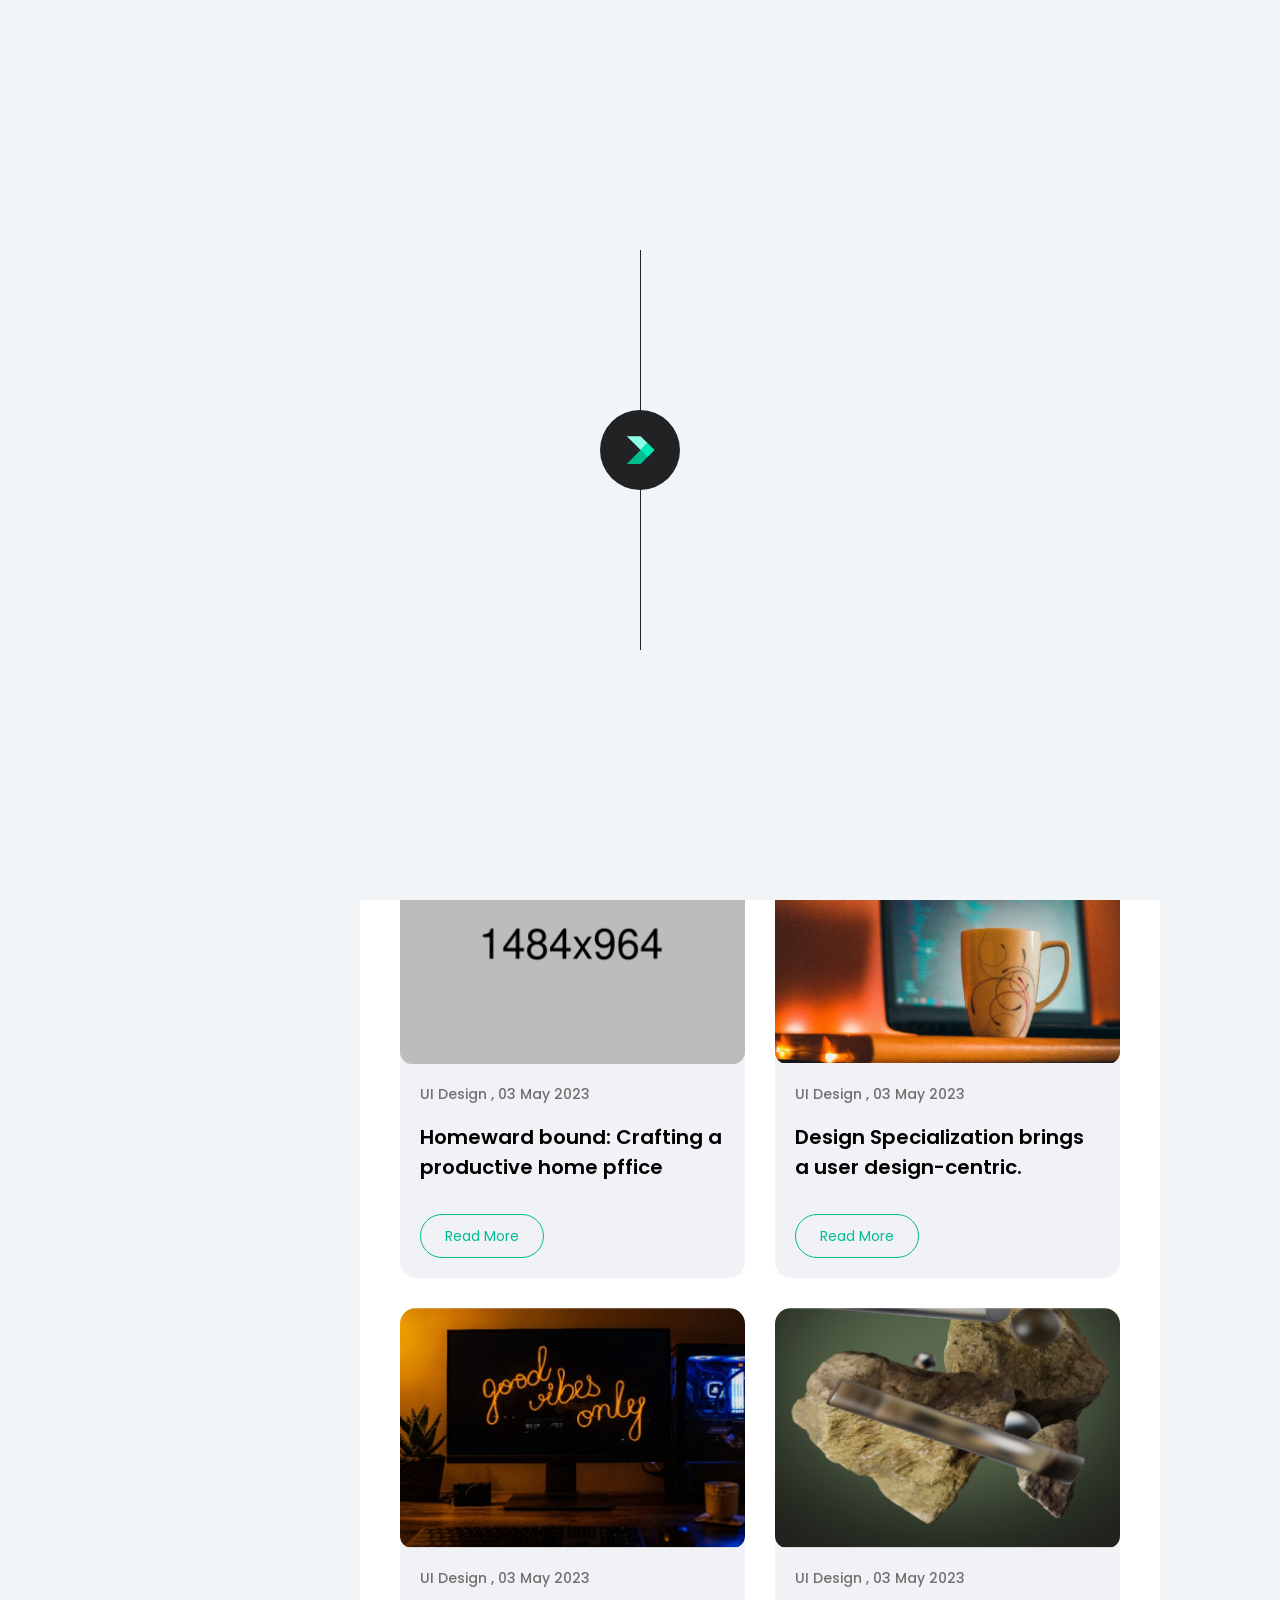
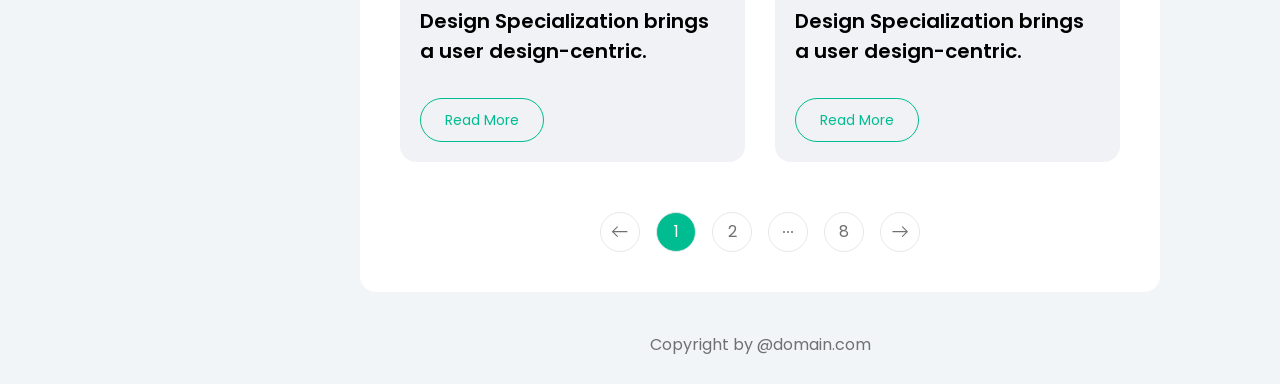
<file: all-blogs.html>
<!DOCTYPE html>
<html lang="en" class="">

<head>
    <!-- Basic Page Needs
    ================================================== -->
    <meta charset="UTF-8">
    <meta http-equiv="X-UA-Compatible" content="IE=edge">

    <!-- Specific Meta
    ================================================== -->
    <meta name="viewport" 
        content="width=device-width, initial-scale=1.0, shrink-to-fit=no">
    <meta name="keyword"
        content="resume, cv, portfolio, vcard, responsive, retina, jquery, css3, tailwindcss, material CV, creative, designer, developer, online cv, online resume, powerful portfolio, professional, landing page">
    <meta name="description" 
        content="Minfo vCard/Resume TailwindCSS HTML Template">
    <meta name="author" 
        content="Themearray">

    <!-- Site Title
    ================================================== -->
    <title>Minfo- Tailwind CSS Personal Resume/vCard Template</title>

    <!-- Site Favicon
    ================================================== -->
    <link rel="shortcut icon" href="assets/img/user-sidebar-thumb.png" sizes="any">

    <!-- Google Fonts
    ================================================== -->
    <link rel="preconnect" href="https://fonts.googleapis.com">
    <link rel="preconnect" href="https://fonts.gstatic.com" crossorigin>
    <link href="https://fonts.googleapis.com/css2?family=Poppins:wght@200;300;400;500;600;700&display=swap"
        rel="stylesheet">

    <!-- All CSS Here
    ================================================== -->
    <link rel="stylesheet" href="assets/css/fontAwesome5Pro.css">
    <link rel="stylesheet" href="assets/css/cdheadline.css">
    <link rel="stylesheet" href="assets/css/swiper-bundle.min.css">
    <link rel="stylesheet" href="assets/css/style.min.css">

</head>

<body class="relative custom_cursor">
    <!-- Custom Cursor Start -->
    <div
        class="custom_cursor_one fixed top-0 left-0 w-8 h-8 border border-gray-400 rounded-full pointer-events-none">
    </div>
    <div
        class="custom_cursor_two w-1 h-1 rounded-full border border-gray-400 bg-metborder-gray-400 fixed pointer-events-none left-1/2 top-1/2 -translate-x-1/2 -translate-y-1/2">
    </div>
    <!-- Custom Cursor End -->


    <!-- App Preloader Start -->
    <div id="preloader">
        <div class="loader_line"></div>
        <div class="absolute w-20 h-20 transition-all delay-300 -translate-x-1/2 -translate-y-1/2 rounded-full logo top-1/2 left-1/2 bg-nightBlack border-greyBlack flex-center">
            <img src="assets/img/site-logo.svg" alt="Minfo">
        </div>
    </div>
    <!-- App Preloader End -->


    <!-- App Start -->
    <div class="relative pt-10 minfo__app max-xl:pt-18">
        <div
            class="menu-overlay fixed top-0 left-0 w-full h-full bg-black/60 transition-all duration-200 z-999 opacity-0 invisible [&.is-menu-open]:visible [&.is-menu-open]:opacity-100 ">
        </div>
        <div class="max-lg:px-4">

            <!-- Mobile Menu Bar Start -->
            <div
                class="fixed top-0 left-0 right-0 z-50 flex items-center justify-between p-2 px-3 bg-white/10 mobile-menu-bar sm:px-6 backdrop-blur-md xl:hidden">
                <div class="text-lg font-medium name">
                    <a href="index.html" class="flex items-center gap-2 text-black dark:text-white">
                        <img src="assets/img/site-logo.svg" alt="Minfo">
                        <span>Minfo</span>
                    </a>
                </div>
                <!-- Mobile Hamburger Menu Start -->
                <button
                    class="w-12 h-12 border rounded-full hamburger menu_toggle bg-white dark:bg-nightBlack border-platinum dark:border-greyBlack flex-center"
                    type="button"
                    aria-label="Open Mobile Menu">
                    <svg viewBox="0 0 20 12" class="w-6"
                        xmlns="http://www.w3.org/2000/svg">
                        <path fill-rule="evenodd" clip-rule="evenodd"
                            d="M5.33333 11.3333C5.33333 11.1565 5.40357 10.987 5.5286 10.8619C5.65362 10.7369 5.82319 10.6667 6 10.6667H19.3333C19.5101 10.6667 19.6797 10.7369 19.8047 10.8619C19.9298 10.987 20 11.1565 20 11.3333C20 11.5101 19.9298 11.6797 19.8047 11.8047C19.6797 11.9298 19.5101 12 19.3333 12H6C5.82319 12 5.65362 11.9298 5.5286 11.8047C5.40357 11.6797 5.33333 11.5101 5.33333 11.3333ZM2.66667 6C2.66667 5.82319 2.7369 5.65362 2.86193 5.5286C2.98695 5.40357 3.15652 5.33333 3.33333 5.33333H16.6667C16.8435 5.33333 17.013 5.40357 17.1381 5.5286C17.2631 5.65362 17.3333 5.82319 17.3333 6C17.3333 6.17681 17.2631 6.34638 17.1381 6.4714C17.013 6.59643 16.8435 6.66667 16.6667 6.66667H3.33333C3.15652 6.66667 2.98695 6.59643 2.86193 6.4714C2.7369 6.34638 2.66667 6.17681 2.66667 6ZM0 0.666667C0 0.489856 0.0702379 0.320287 0.195262 0.195262C0.320286 0.070238 0.489856 0 0.666667 0H14C14.1768 0 14.3464 0.070238 14.4714 0.195262C14.5964 0.320287 14.6667 0.489856 14.6667 0.666667C14.6667 0.843478 14.5964 1.01305 14.4714 1.13807C14.3464 1.2631 14.1768 1.33333 14 1.33333H0.666667C0.489856 1.33333 0.320286 1.2631 0.195262 1.13807C0.0702379 1.01305 0 0.843478 0 0.666667Z"
                            class="fill-theme dark:fill-white" />
                    </svg>
                </button>
                <!-- Mobile Hamburger Menu End -->
            </div>
            <!-- Mobile Menu Bar End -->

            <!-- Mobile Menu Sidebar Start -->
            <div
                class="mobile-menu fixed top-0 -right-full w-full max-w-mobilemenu bg-flashWhite dark:bg-nightBlack z-999 h-full xl:hidden transition-all duration-300 [&.is-menu-open]:right-0 py-12 px-8 overflow-y-scroll">
                <button
                    class="absolute flex items-center justify-center w-9 h-9 text-sm text-white rounded-full close-menu top-4 right-4 bg-greyBlack" aria-label="Close Menu">
                    <i class="fal fa-times"></i>
                </button>
                <div class="mb-6 text-lg font-medium text-black dark:text-white menu-title">
                    Menu
                </div>
                <ul class="space-y-5 font-normal main-menu *:relative">
                    <li class="group active">
                        <a href="index.html#home" class="flex items-center space-x-2 group">
                            <span class="w-5 text-black dark:text-white group-[&.active]:text-theme">
                                <i class="fal fa-home"></i>
                            </span>
                            <span class="group-[&.active]:text-theme dark:group-[&.active]:text-white group-hover:text-theme transition-colors">
                                Home
                            </span>
                        </a>
                    </li>
                    <li class="group">
                        <a href="index.html#about" class="flex items-center space-x-2 group">
                            <span class="w-5 text-black dark:text-white group-[&.active]:text-theme">
                                <i class="fal fa-user"></i>
                            </span>
                            <span class="group-[&.active]:text-theme dark:group-[&.active]:text-white group-hover:text-theme transition-colors">
                                About
                            </span>
                        </a>
                    </li>
                    <li class="group">
                        <a href="index.html#service" class="flex items-center space-x-2 group">
                            <span class="w-5 text-black dark:text-white group-[&.active]:text-theme">
                                <i class="fal fa-briefcase"></i>
                            </span>
                            <span class="group-[&.active]:text-theme dark:group-[&.active]:text-white group-hover:text-theme transition-colors">
                                Service
                            </span>
                        </a>
                    </li>
                    <li class="group">
                        <a href="index.html#skill" class="flex items-center space-x-2 group">
                            <span class="w-5 text-black dark:text-white group-[&.active]:text-theme">
                                <i class="fal fa-graduation-cap"></i>
                            </span>
                            <span class="group-[&.active]:text-theme dark:group-[&.active]:text-white group-hover:text-theme transition-colors">
                                Skills
                            </span>
                        </a>
                    </li>
                    <li class="group">
                        <a href="index.html#resume" class="flex items-center space-x-2 group">
                            <span class="w-5 text-black dark:text-white group-[&.active]:text-theme">
                                <i class="fal fa-file-alt"></i>
                            </span>
                            <span class="group-[&.active]:text-theme dark:group-[&.active]:text-white group-hover:text-theme transition-colors">
                                Resume
                            </span>
                        </a>
                    </li>
                    <li class="group">
                        <a href="index.html#portfolio" class="flex items-center space-x-2 group">
                            <span class="w-5 text-black dark:text-white group-[&.active]:text-theme">
                                <i class="fal fa-tasks-alt"></i>
                            </span>
                            <span class="group-[&.active]:text-theme dark:group-[&.active]:text-white group-hover:text-theme transition-colors">
                                Poftfolio
                            </span>
                        </a>
                    </li>
                    <li class="group">
                        <a href="index.html#blog" class="flex items-center space-x-2 group">
                            <span class="w-5 text-black dark:text-white group-[&.active]:text-theme">
                                <i class="fal fa-blog"></i>
                            </span>
                            <span class="group-[&.active]:text-theme dark:group-[&.active]:text-white group-hover:text-theme transition-colors">
                                Blog
                            </span>
                        </a>
                    </li>
                    <li class="group">
                        <a href="index.html#testimonial" class="flex items-center space-x-2 group">
                            <span class="w-5 text-black dark:text-white group-[&.active]:text-theme">
                                <i class="fal fa-comment-alt-lines"></i>
                            </span>
                            <span class="group-[&.active]:text-theme dark:group-[&.active]:text-white group-hover:text-theme transition-colors">
                                Testimonial
                            </span>
                        </a>
                    </li>
                    <li class="group">
                        <a href="index.html#contact" class="flex items-center space-x-2 group">
                            <span class="w-5 text-black dark:text-white group-[&.active]:text-theme">
                                <i class="fal fa-envelope"></i>
                            </span>
                            <span class="group-[&.active]:text-theme dark:group-[&.active]:text-white group-hover:text-theme transition-colors">
                                Contact
                            </span>
                        </a>
                    </li>
                </ul>
                <br><br>
                <div class="mb-4 font-medium text-black dark:text-white menu-title text-md">
                    Get in Touch
                </div>
                <!-- Social Share Icon Start  -->
                <div class="flex items-center space-x-4 social-icons *:flex">
                    <a href="#" title="Share with Facebook">
                        <i class="fab fa-facebook-f"></i>
                    </a>
                    <a href="#" title="Share with Linkedin">
                        <i class="fab fa-linkedin-in"></i>
                    </a>
                    <a href="#" title="Share with X">
                        <i class="fab fa-twitter"></i>
                    </a>
                    <a href="#" title="Share with X">
                        <i class="fab fa-instagram"></i>
                    </a>
                </div>
                <!-- Social Share Icon End  -->
            </div>
            <!-- Mobile Menu Sidebar End -->

            <!-- Sidebar Profile Start -->
            <div
                class="w-full mx-auto minfo__sidebar__wrapper xl:fixed xl:top-1/2 xl:left-4 2xl:left-14 xl:-translate-y-1/2 md:max-w-sidebar xl:max-2xl:max-w-xs z-999">

                <div class="p-3 max-xl:mb-3 overflow-hidden minfo__sidebar bg-white dark:bg-nightBlack rounded-2xl">
                    <div class="mx-4 mt-12 text-center user-info lg:mx-6">
                        <a href="index.html"
                            class="w-36 h-36 mb-2.5 block mx-auto border-6 border-platinum dark:border-[#2f2f2f] overflow-hidden rounded-full *:w-full *:h-full *:rounded-full">
                            <img 
                                src="assets/img/user-sidebar-thumb.png" 
                                class="hidden dark:block "
                                alt="Brown Reddick"> <!--Image for Dark Version -->
                            <img 
                                src="assets/img/user-sidebar-thumb-light.png" 
                                class="dark:hidden"
                                alt="Brown Reddick"> <!--Image for Light Version -->
                        </a>
                        <h6 class="mb-1 text-lg font-semibold text-black dark:text-white name">Brown Reddick</h6>
                        <div class="leading-none cd-headline clip is-full-width">
                            <h6 class="text-sm cd-words-wrapper designation text-theme after:!bg-theme *:font-normal">
                                <b class="is-visible">Web Developer</b>
                                <b>Photographers</b>
                                <b>Web Designer</b>
                            </h6>
                        </div>
                    </div>
                    <div class="pt-6 mx-4 border-t lg:mx-6 user-meta-info md:mx-7 my-7 border-platinum dark:border-metalBlack">
                        <ul class="space-y-3 *:flex *:text-sm">
                            <li>
                                <span class="flex-1 font-medium text-black dark:text-white">Residence:</span>
                                <span>Canada</span>
                            </li>
                            <li>
                                <span class="flex-1 font-medium text-black dark:text-white">City:</span>
                                <span>Toronto</span>
                            </li>
                            <li>
                                <span class="flex-1 font-medium text-black dark:text-white">Age:</span>
                                <span>26</span>
                            </li>
                        </ul>
                    </div>

                    <div class="px-4 py-5 lg:py-6 lg:px-6 rounded-2xl md:px-8 bg-flashWhite dark:bg-metalBlack">
                        <div class="text-sm font-medium text-black dark:text-white">Skills</div>
                        <div class="flex items-center justify-between my-4 space-x-4 skills_circle *:space-y-2 *:text-center">
                            <div class="progressCircle">
                                <div class="relative w-12 h-12 circle" data-percent="90" data-circlefill="#00BC91" data-circleempty="#777777">
                                    <div class="absolute inset-0 text-[13px] font-medium label flex-center">90%</div>
                                </div>
                                <p class="text-[13px] font-normal dark:font-light text-black dark:text-white/90">HTML</p>
                            </div>
                            <div class="progressCircle">
                                <div class="relative w-12 h-12 circle" data-percent="80" data-circlefill="#00BC91" data-circleempty="#777777">
                                    <div class="absolute inset-0 text-[13px] font-medium label flex-center">80%</div>
                                </div>
                                <p class="text-[13px] font-normal dark:font-light text-black dark:text-white/90">CSS</p>
                            </div>
                            <div class="progressCircle">
                                <div class="relative w-12 h-12 circle" data-percent="80" data-circlefill="#00BC91" data-circleempty="#777777">
                                    <div class="absolute inset-0 text-[13px] font-medium label flex-center">80%</div>
                                </div>
                                <p class="text-[13px] font-normal dark:font-light text-black dark:text-white/90">JS</p>
                            </div>
                            <div class="progressCircle">
                                <div class="relative w-12 h-12 circle" data-percent="90" data-circlefill="#00BC91" data-circleempty="#777777">
                                    <div class="absolute inset-0 text-[13px] font-medium label flex-center">90%</div>
                                </div>
                                <p class="text-[13px] font-normal dark:font-light text-black dark:text-white/90">PHP</p>
                            </div>
                        </div>
                        <div class="mt-6">
                            <a href="#" download
                                class="text-center text-sm border border-theme bg-theme flex items-center justify-center gap-2 text-white rounded-4xl py-3.5 transition duration-300 text-[15px] font-semibold hover:bg-themeHover hover:border-themeHover">
                                DOWNLOAD CV
                                <span class="animate-bounce">
                                    <svg width="18" height="18" viewBox="0 0 15 16" fill="none"
                                        xmlns="http://www.w3.org/2000/svg">
                                        <path
                                            d="M12.0724 4.92378C12.0726 4.91034 12.0726 4.89691 12.0726 4.88368C12.0726 2.53968 10.1657 0.632812 7.82171 0.632812C5.47771 0.632812 3.57084 2.53968 3.57084 4.88368C3.57084 4.89691 3.57084 4.91055 3.57104 4.92378C1.95417 5.0992 0.691406 6.47267 0.691406 8.13554C0.691406 9.91704 2.14059 11.3662 3.92209 11.3662H4.33138C4.55606 11.3662 4.7384 11.1839 4.7384 10.9592C4.7384 10.7345 4.55606 10.5522 4.33138 10.5522H3.92209C2.58952 10.5522 1.50544 9.46811 1.50544 8.13554C1.50544 6.80297 2.58952 5.71888 3.92209 5.71888H4.00309C4.11868 5.71888 4.22898 5.66963 4.30611 5.58355C4.38345 5.49726 4.42028 5.38248 4.40766 5.2673C4.3924 5.12769 4.38487 5.00233 4.38487 4.88348C4.38487 2.98842 5.92665 1.44664 7.82171 1.44664C9.71678 1.44664 11.2586 2.98842 11.2586 4.88348C11.2586 5.00233 11.251 5.12769 11.2358 5.2673C11.2231 5.38228 11.26 5.49726 11.3373 5.58355C11.4144 5.66963 11.5247 5.71888 11.6403 5.71888H11.7217C13.0541 5.71888 14.138 6.80297 14.138 8.13554C14.138 9.46811 13.0541 10.5522 11.7217 10.5522H11.288C11.0634 10.5522 10.881 10.7345 10.881 10.9592C10.881 11.1839 11.0634 11.3662 11.288 11.3662H11.7217C13.5028 11.3662 14.952 9.91704 14.952 8.13554C14.952 6.47247 13.6892 5.099 12.0724 4.92378Z"
                                            fill="white" />
                                        <path
                                            d="M6.26314 11.942C6.0877 12.1876 6.26327 12.5288 6.5651 12.5288H8.81272L7.3764 14.5396C7.25728 14.7064 7.29591 14.9382 7.46268 15.0573C7.62945 15.1764 7.86122 15.1378 7.98034 14.971L9.83579 12.3734C10.0112 12.1278 9.83566 11.7866 9.53382 11.7866H7.2862L8.72252 9.77578C8.84164 9.609 8.80302 9.37724 8.63624 9.25811C8.46947 9.13899 8.23771 9.17762 8.11858 9.34439L6.26314 11.942Z"
                                            fill="white" />
                                    </svg>
                                </span>
                            </a>
                        </div>
                    </div>

                    <svg class="absolute w-0 h-0">
                        <clipPath id="my-clip-path" clipPathUnits="objectBoundingBox" stroke="white" stroke-width="2">
                            <path
                                d="M0.001,0.031 C0.001,0.014,0.026,0.001,0.055,0.001 H0.492 C0.506,0.001,0.52,0.004,0.53,0.009 L0.61,0.052 C0.62,0.057,0.634,0.06,0.649,0.06 H0.947 C0.977,0.06,1,0.074,1,0.091 V0.971 C1,0.987,0.977,1,0.947,1 H0.055 C0.026,1,0.001,0.987,0.001,0.971 V0.031">
                            </path>
                        </clipPath>
                    </svg>
                </div>

            </div>
            <!-- Sidebar Profile End -->

            <!-- Nav/Navigation Start -->
            <div
                class="minfo__nav__wrapper bg-snowWhite dark:bg-power__black max-xl:hidden fixed top-1/2 -translate-y-1/2 right-4 2xl:right-14 z-999 flex items-center flex-col gap-4 border border-platinum dark:border-metalBlack rounded-4xl px-2.5 py-4">

                <!-- Site Logo Start -->
                <div class="flex border rounded-full logo w-15 h-15 border-platinum dark:border-metalBlack flex-center hover:bg-white dark:hover:bg-metalBlack">
                    <a href="index.html">
                        <img src="assets/img/site-logo.svg" alt="Minfo">
                    </a>
                </div>
                <!-- Site Logo Start -->


                <!-- Main Menu/Navigation Start -->
                <div class="my-4 menu">
                    <ul class="space-y-2 text-center *:relative">
                        <li class="group">
                            <a href="index.html#home"
                                class="w-9 h-9 rounded-full flex-center group-[&.active]:bg-white dark:group-[&.active]:bg-metalBlack group-hover:bg-white dark:group-hover:bg-metalBlack transition-all duration-300 before:content-[attr(data-title)] before:absolute before:right-10 before:bg-white dark:before:bg-metalBlack before:text-sm text-theme dark:before:text-white before:px-4 before:py-2 before:rounded-md before:font-normal dark:before:font-light before:opacity-0 before:transition-all before:duration-200 group-hover:before:opacity-100 after:content-[''] after:absolute after:w-0 after:h-0 after:right-8 after:border-solid after:border-t-4 after:border-r-0 after:border-b-4 after:border-l-8 after:border-t-transparent after:border-r-transparent after:border-b-transparent after:border-l-white dark:after:border-l-metalBlack after:opacity-0 after:transition-all after:duration-200 group-hover:after:opacity-100"
                                data-title="Home">
                                <span class="text-black dark:text-white group-hover:text-theme group-[&.active]:text-theme">
                                    <i class="fal fa-home"></i>
                                </span>
                            </a>
                        </li>
                        <li class="group">
                            <a href="index.html#about"
                                class="w-9 h-9 rounded-full flex-center group-[&.active]:bg-white dark:group-[&.active]:bg-metalBlack group-hover:bg-white dark:group-hover:bg-metalBlack transition-all duration-300 before:content-[attr(data-title)] before:absolute before:right-10 before:bg-white dark:before:bg-metalBlack before:text-sm text-theme dark:before:text-white before:px-4 before:py-2 before:rounded-md before:font-normal dark:before:font-light before:opacity-0 before:transition-all before:duration-200 group-hover:before:opacity-100 after:content-[''] after:absolute after:w-0 after:h-0 after:right-8 after:border-solid after:border-t-4 after:border-r-0 after:border-b-4 after:border-l-8 after:border-t-transparent after:border-r-transparent after:border-b-transparent after:border-l-white dark:after:border-l-metalBlack after:opacity-0 after:transition-all after:duration-200 group-hover:after:opacity-100"
                                data-title="About">
                                <span class="text-black dark:text-white group-hover:text-theme group-[&.active]:text-theme">
                                    <i class="fal fa-user"></i>
                                </span>
                            </a>
                        </li>
                        <li class="group">
                            <a href="index.html#service"
                                class="w-9 h-9 rounded-full flex-center group-[&.active]:bg-white dark:group-[&.active]:bg-metalBlack group-hover:bg-white dark:group-hover:bg-metalBlack transition-all duration-300 before:content-[attr(data-title)] before:absolute before:right-10 before:bg-white dark:before:bg-metalBlack before:text-sm text-theme dark:before:text-white before:px-4 before:py-2 before:rounded-md before:font-normal dark:before:font-light before:opacity-0 before:transition-all before:duration-200 group-hover:before:opacity-100 after:content-[''] after:absolute after:w-0 after:h-0 after:right-8 after:border-solid after:border-t-4 after:border-r-0 after:border-b-4 after:border-l-8 after:border-t-transparent after:border-r-transparent after:border-b-transparent after:border-l-white dark:after:border-l-metalBlack after:opacity-0 after:transition-all after:duration-200 group-hover:after:opacity-100"
                                data-title="Service">
                                <span class="text-black dark:text-white group-hover:text-theme group-[&.active]:text-theme">
                                    <i class="fal fa-briefcase"></i>
                                </span>
                            </a>
                        </li>
                        <li class="group">
                            <a href="index.html#skill"
                                class="w-9 h-9 rounded-full flex-center group-[&.active]:bg-white dark:group-[&.active]:bg-metalBlack group-hover:bg-white dark:group-hover:bg-metalBlack transition-all duration-300 before:content-[attr(data-title)] before:absolute before:right-10 before:bg-white dark:before:bg-metalBlack before:text-sm text-theme dark:before:text-white before:px-4 before:py-2 before:rounded-md before:font-normal dark:before:font-light before:opacity-0 before:transition-all before:duration-200 group-hover:before:opacity-100 after:content-[''] after:absolute after:w-0 after:h-0 after:right-8 after:border-solid after:border-t-4 after:border-r-0 after:border-b-4 after:border-l-8 after:border-t-transparent after:border-r-transparent after:border-b-transparent after:border-l-white dark:after:border-l-metalBlack after:opacity-0 after:transition-all after:duration-200 group-hover:after:opacity-100"
                                data-title="Skills">
                                <span class="text-black dark:text-white group-hover:text-theme group-[&.active]:text-theme">
                                    <i class="fal fa-graduation-cap"></i>
                                </span>
                            </a>
                        </li>
                        <li class="group">
                            <a href="index.html#resume"
                                class="w-9 h-9 rounded-full flex-center group-[&.active]:bg-white dark:group-[&.active]:bg-metalBlack group-hover:bg-white dark:group-hover:bg-metalBlack transition-all duration-300 before:content-[attr(data-title)] before:absolute before:right-10 before:bg-white dark:before:bg-metalBlack before:text-sm text-theme dark:before:text-white before:px-4 before:py-2 before:rounded-md before:font-normal dark:before:font-light before:opacity-0 before:transition-all before:duration-200 group-hover:before:opacity-100 after:content-[''] after:absolute after:w-0 after:h-0 after:right-8 after:border-solid after:border-t-4 after:border-r-0 after:border-b-4 after:border-l-8 after:border-t-transparent after:border-r-transparent after:border-b-transparent after:border-l-white dark:after:border-l-metalBlack after:opacity-0 after:transition-all after:duration-200 group-hover:after:opacity-100"
                                data-title="Resume">
                                <span class="text-black dark:text-white group-hover:text-theme group-[&.active]:text-theme">
                                    <i class="fal fa-file-alt"></i>
                                </span>
                            </a>
                        </li>
                        <li class="group">
                            <a href="index.html#portfolio"
                                class="w-9 h-9 rounded-full flex-center group-[&.active]:bg-white dark:group-[&.active]:bg-metalBlack group-hover:bg-white dark:group-hover:bg-metalBlack transition-all duration-300 before:content-[attr(data-title)] before:absolute before:right-10 before:bg-white dark:before:bg-metalBlack before:text-sm text-theme dark:before:text-white before:px-4 before:py-2 before:rounded-md before:font-normal dark:before:font-light before:opacity-0 before:transition-all before:duration-200 group-hover:before:opacity-100 after:content-[''] after:absolute after:w-0 after:h-0 after:right-8 after:border-solid after:border-t-4 after:border-r-0 after:border-b-4 after:border-l-8 after:border-t-transparent after:border-r-transparent after:border-b-transparent after:border-l-white dark:after:border-l-metalBlack after:opacity-0 after:transition-all after:duration-200 group-hover:after:opacity-100"
                                data-title="Poftfolio">
                                <span class="text-black dark:text-white group-hover:text-theme group-[&.active]:text-theme">
                                    <i class="fal fa-tasks-alt"></i>
                                </span>
                            </a>
                        </li>
                        <li class="group active">
                            <a href="index.html#blog"
                                class="w-9 h-9 rounded-full flex-center group-[&.active]:bg-white dark:group-[&.active]:bg-metalBlack group-hover:bg-white dark:group-hover:bg-metalBlack transition-all duration-300 before:content-[attr(data-title)] before:absolute before:right-10 before:bg-white dark:before:bg-metalBlack before:text-sm text-theme dark:before:text-white before:px-4 before:py-2 before:rounded-md before:font-normal dark:before:font-light before:opacity-0 before:transition-all before:duration-200 group-hover:before:opacity-100 after:content-[''] after:absolute after:w-0 after:h-0 after:right-8 after:border-solid after:border-t-4 after:border-r-0 after:border-b-4 after:border-l-8 after:border-t-transparent after:border-r-transparent after:border-b-transparent after:border-l-white dark:after:border-l-metalBlack after:opacity-0 after:transition-all after:duration-200 group-hover:after:opacity-100"
                                data-title="Blog">
                                <span class="text-black dark:text-white group-hover:text-theme group-[&.active]:text-theme">
                                    <i class="fal fa-blog"></i>
                                </span>
                            </a>
                        </li>
                        <li class="group">
                            <a href="index.html#testimonial"
                                class="w-9 h-9 rounded-full flex-center group-[&.active]:bg-white dark:group-[&.active]:bg-metalBlack group-hover:bg-white dark:group-hover:bg-metalBlack transition-all duration-300 before:content-[attr(data-title)] before:absolute before:right-10 before:bg-white dark:before:bg-metalBlack before:text-sm text-theme dark:before:text-white before:px-4 before:py-2 before:rounded-md before:font-normal dark:before:font-light before:opacity-0 before:transition-all before:duration-200 group-hover:before:opacity-100 after:content-[''] after:absolute after:w-0 after:h-0 after:right-8 after:border-solid after:border-t-4 after:border-r-0 after:border-b-4 after:border-l-8 after:border-t-transparent after:border-r-transparent after:border-b-transparent after:border-l-white dark:after:border-l-metalBlack after:opacity-0 after:transition-all after:duration-200 group-hover:after:opacity-100"
                                data-title="Testimonial">
                                <span class="text-black dark:text-white group-hover:text-theme group-[&.active]:text-theme">
                                    <i class="fal fa-comment-alt-lines"></i>
                                </span>
                            </a>
                        </li>
                        <li class="group">
                            <a href="index.html#contact"
                                class="w-9 h-9 rounded-full flex-center group-[&.active]:bg-white dark:group-[&.active]:bg-metalBlack group-hover:bg-white dark:group-hover:bg-metalBlack transition-all duration-300 before:content-[attr(data-title)] before:absolute before:right-10 before:bg-white dark:before:bg-metalBlack before:text-sm text-theme dark:before:text-white before:px-4 before:py-2 before:rounded-md before:font-normal dark:before:font-light before:opacity-0 before:transition-all before:duration-200 group-hover:before:opacity-100 after:content-[''] after:absolute after:w-0 after:h-0 after:right-8 after:border-solid after:border-t-4 after:border-r-0 after:border-b-4 after:border-l-8 after:border-t-transparent after:border-r-transparent after:border-b-transparent after:border-l-white dark:after:border-l-metalBlack after:opacity-0 after:transition-all after:duration-200 group-hover:after:opacity-100"
                                data-title="Contact">
                                <span class="text-black dark:text-white group-hover:text-theme group-[&.active]:text-theme">
                                    <i class="fal fa-envelope"></i>
                                </span>
                            </a>
                        </li>
                    </ul>
                </div>
                <!-- Main Menu/Navigation End -->

                <!-- Share Button Wrapper Start -->
                <div class="relative share group">
                    <button
                        class="w-10 h-10 text-sm border rounded-full border-platinum dark:border-metalBlack flex-center group-hover:bg-white dark:group-hover:bg-metalBlack text-black dark:text-white"
                        aria-label="Share">
                        <i class="fal fa-share-alt"></i>
                    </button>

                    <!-- Social Share Icon Start  -->
                    <div
                        class="absolute bottom-0 flex items-center invisible px-5 py-6 space-x-3 transition-all duration-300 -translate-y-1/2 opacity-0 social-icons top-1/2 bg-white dark:bg-nightBlack rounded-4xl right-6 group-hover:opacity-100 group-hover:visible group-hover:right-10 -z-1 *:flex *:transition *:duration-200">
                        <a href="#" class="hover:text-theme" title="Share with Facebook">
                            <i class="fab fa-facebook"></i>
                        </a>
                        <a href="#" class="hover:text-theme" title="Share with Linkedin">
                            <i class="fab fa-linkedin-in"></i>
                        </a>
                        <a href="#" class="hover:text-theme" title="Share with X">
                            <i class="fab fa-twitter"></i>
                        </a>
                        <a href="#" class="hover:text-theme" title="Share with X">
                            <i class="fab fa-instagram"></i>
                        </a>
                    </div>
                    <!-- Social Share Icon End  -->
                </div>
                <!-- Share Button Wrapper End -->

            </div>
            <!-- Nav/Navigation End -->

            <!-- Main Content Start -->
            <div class="minfo__contentBox relative mx-auto max-w-container xl:max-2xl:max-w-65rem">

                <!-- Blog Section Start -->
                <div class="py-5 xl:py-3.5 max-w-content xl:max-2xl:max-w-50rem max-xl:mx-auto xl:ml-auto">

                    <div class="px-5 py-8 md:p-8 bg-white dark:bg-nightBlack rounded-2xl service-section lg:p-10 2xl:p-13">
                        <div class="inline-flex items-center gap-2 px-4 py-2 text-xs tracking-wide text-black dark:text-white border lg:px-5 section-name border-platinum dark:border-greyBlack200 rounded-4xl">
                            <i class="fal fa-blog text-theme"></i>
                            BLOG
                        </div>
                        <div class="mt-5 mb-8 md:my-10 section-title">
                            <h2
                                class="title text-[32px] md:text-4xl lg:text-5xl font-extralight text-black dark:text-white leading-1.27">
                                Latest <span class="font-semibold text-theme">Insights</span>
                            </h2>
                            <p class="max-w-xl mt-4 md:mt-6 subtitle">
                                I design products that are more than pretty. I make them shippable and usable, tempor
                                non mollit dolor et do aute
                            </p>
                        </div>

                        <div class="blog-list grid grid-cols-1 md:grid-cols-2 gap-7.5 *:overflow-hidden *:bg-flashWhite dark:*:bg-metalBlack *:items-center *:rounded-2xl">

                            <div class="article group">

                                <div class="flex col-span-12 overflow-hidden thumbnail sm:col-span-6 md:col-span-5">
                                    <a href="article-details.html" class="block w-full overflow-hidden rounded-xl">
                                        <img src="assets/img/blog/article1.png"
                                            class="object-cover object-center w-full h-full min-h-[288px] max-h-60 md:min-h-60 transition-all duration-300 ease-in-out group-hover:scale-105"
                                            alt="Post Title">
                                    </a>
                                </div>

                                <div class="relative flex flex-col col-span-12 p-5 post-content sm:col-span-6 md:col-span-7">
                                    <div class="flex items-center gap-5">
                                        <div class="text-sm font-medium tags">
                                            <a href="#" class="transition-colors hover:text-theme">
                                                UI Design
                                            </a>,
                                            <span class="post_date">
                                                03 May 2023
                                            </span>
                                        </div>
                                    </div>
                                    <div class="post-title mt-3 md:mt-4.5 mb-6 md:mb-8">
                                        <a href="article-details.html"
                                            class="text-xl font-semibold leading-normal text-black dark:text-white transition-colors line-clamp-2 2xl:text-2xl 2xl:leading-normal hover:text-theme dark:hover:text-theme">
                                            Elevate your mornings with perfectly brewed coffee
                                        </a>
                                    </div>
                                    <div class="read-details">
                                        <a href="article-details.html"
                                            class="inline-flex items-center gap-2 border border-theme text-theme text-sm py-3.5 px-6 rounded-3xl leading-none transition-all duration-300 hover:bg-themeHover hover:border-themeHover dark:font-medium hover:text-white">
                                            Read More
                                        </a>
                                    </div>
                                </div>

                            </div>
                            
                            <div class="article group">
                                <div class="flex col-span-12 overflow-hidden thumbnail sm:col-span-6 md:col-span-5">
                                    <a href="article-details.html" class="block w-full overflow-hidden rounded-xl">
                                        <img src="assets/img/blog/article2.png"
                                            class="object-cover object-center w-full h-full min-h-[288px] transition-all duration-300 ease-in-out max-h-60 md:min-h-60 group-hover:scale-105"
                                            alt="Post Title">
                                    </a>
                                </div>
                                <div class="relative flex flex-col col-span-12 p-5 post-content sm:col-span-6 md:col-span-7">
                                    <div class="flex items-center gap-5">
                                        <div class="text-sm font-medium tags">
                                            <a href="#" class="transition-colors hover:text-theme">
                                                UI Design
                                            </a>,
                                            <span class="post_date">
                                                03 May 2023
                                            </span>
                                        </div>
                                    </div>
                                    <div class="post-title mt-3 md:mt-4.5 mb-6 md:mb-8">
                                        <a href="article-details.html"
                                            class="text-xl font-semibold leading-normal text-black dark:text-white transition-colors line-clamp-2 2xl:text-2xl 2xl:leading-normal hover:text-theme dark:hover:text-theme">
                                            Mastering the clock: A guide to time management
                                        </a>
                                    </div>
                                    <div class="read-details">
                                        <a href="article-details.html"
                                            class="inline-flex items-center gap-2 border border-theme text-theme text-sm py-3.5 px-6 rounded-3xl leading-none transition-all duration-300 hover:bg-themeHover hover:border-themeHover dark:font-medium hover:text-white">
                                            Read More
                                        </a>
                                    </div>
                                </div>
                            </div>

                            <div class="article group">
                                <div class="flex col-span-12 overflow-hidden thumbnail sm:col-span-6 md:col-span-5">
                                    <a href="article-details.html" class="block w-full overflow-hidden rounded-xl">
                                        <img src="assets/img/blog/article3.png"
                                            class="object-cover object-center w-full h-full min-h-[288px] max-h-60 md:min-h-60 transition-all duration-300 ease-in-out group-hover:scale-105"
                                            alt="Post Title">
                                    </a>
                                </div>
                                <div
                                    class="relative flex flex-col col-span-12 p-5 post-content sm:col-span-6 md:col-span-7">
                                    <div class="flex items-center gap-5">
                                        <div class="text-sm font-medium tags">
                                            <a href="#" class="transition-colors hover:text-theme">
                                                UI Design
                                            </a>,
                                            <span class="post_date">
                                                03 May 2023
                                            </span>
                                        </div>
                                    </div>
                                    <div class="post-title mt-3 md:mt-4.5 mb-6 md:mb-8">
                                        <a href="article-details.html"
                                            class="text-xl font-semibold leading-normal text-black dark:text-white transition-colors line-clamp-2 2xl:text-2xl 2xl:leading-normal hover:text-theme dark:hover:text-theme">
                                            Homeward bound: Crafting a productive home pffice
                                        </a>
                                    </div>
                                    <div class="read-details">
                                        <a href="article-details.html"
                                            class="inline-flex items-center gap-2 border border-theme text-theme text-sm py-3.5 px-6 rounded-3xl leading-none transition-all duration-300 hover:bg-themeHover hover:border-themeHover dark:font-medium hover:text-white">
                                            Read More
                                        </a>
                                    </div>
                                </div>
                            </div>

                            <div class="article group">
                                <div class="flex col-span-12 overflow-hidden thumbnail sm:col-span-6 md:col-span-5">
                                    <a href="article-details.html" class="block w-full overflow-hidden rounded-xl">
                                        <img src="assets/img/blog/article4.png"
                                            class="object-cover object-center w-full h-full min-h-[288px] max-h-60 md:min-h-60 transition-all duration-300 ease-in-out group-hover:scale-105"
                                            alt="Post Title">
                                    </a>
                                </div>
                                <div
                                    class="relative flex flex-col col-span-12 p-5 post-content sm:col-span-6 md:col-span-7">
                                    <div class="flex items-center gap-5">
                                        <div class="text-sm font-medium tags">
                                            <a href="#" class="transition-colors hover:text-theme">
                                                UI Design
                                            </a>,
                                            <span class="post_date">
                                                03 May 2023
                                            </span>
                                        </div>
                                    </div>
                                    <div class="post-title mt-3 md:mt-4.5 mb-6 md:mb-8">
                                        <a href="article-details.html"
                                            class="text-xl font-semibold leading-normal text-black dark:text-white transition-colors line-clamp-2 2xl:text-2xl 2xl:leading-normal hover:text-theme dark:hover:text-theme">
                                            Design Specialization brings a user design-centric.
                                        </a>
                                    </div>
                                    <div class="read-details">
                                        <a href="article-details.html"
                                            class="inline-flex items-center gap-2 border border-theme text-theme text-sm py-3.5 px-6 rounded-3xl leading-none transition-all duration-300 hover:bg-themeHover hover:border-themeHover dark:font-medium hover:text-white">
                                            Read More
                                        </a>
                                    </div>
                                </div>
                            </div>

                            <div class="article group">
                                <div class="flex col-span-12 overflow-hidden thumbnail sm:col-span-6 md:col-span-5">
                                    <a href="article-details.html" class="block w-full overflow-hidden rounded-xl">
                                        <img src="assets/img/blog/article5.png"
                                            class="object-cover object-center w-full h-full min-h-[288px] max-h-60 md:min-h-60 transition-all duration-300 ease-in-out group-hover:scale-105"
                                            alt="Post Title">
                                    </a>
                                </div>
                                <div
                                    class="relative flex flex-col col-span-12 p-5 post-content sm:col-span-6 md:col-span-7">
                                    <div class="flex items-center gap-5">
                                        <div class="text-sm font-medium tags">
                                            <a href="#" class="transition-colors hover:text-theme">
                                                UI Design
                                            </a>,
                                            <span class="post_date">
                                                03 May 2023
                                            </span>
                                        </div>
                                    </div>
                                    <div class="post-title mt-3 md:mt-4.5 mb-6 md:mb-8">
                                        <a href="article-details.html"
                                            class="text-xl font-semibold leading-normal text-black dark:text-white transition-colors line-clamp-2 2xl:text-2xl 2xl:leading-normal hover:text-theme dark:hover:text-theme">
                                            Design Specialization brings a user design-centric.
                                        </a>
                                    </div>
                                    <div class="read-details">
                                        <a href="article-details.html"
                                            class="inline-flex items-center gap-2 border border-theme text-theme text-sm py-3.5 px-6 rounded-3xl leading-none transition-all duration-300 hover:bg-themeHover hover:border-themeHover dark:font-medium hover:text-white">
                                            Read More
                                        </a>
                                    </div>
                                </div>
                            </div>

                            <div class="article group">
                                <div class="flex col-span-12 overflow-hidden thumbnail sm:col-span-6 md:col-span-5">
                                    <a href="article-details.html" class="block w-full overflow-hidden rounded-xl">
                                        <img src="assets/img/blog/article6.png"
                                            class="object-cover object-center w-full h-full min-h-[288px] max-h-60 md:min-h-60 transition-all duration-300 ease-in-out group-hover:scale-105"
                                            alt="Post Title">
                                    </a>
                                </div>
                                <div class="relative flex flex-col col-span-12 p-5 post-content sm:col-span-6 md:col-span-7">
                                    <div class="flex items-center gap-5">
                                        <div class="text-sm font-medium tags">
                                            <a href="#" class="transition-colors hover:text-theme">
                                                UI Design
                                            </a>,
                                            <span class="post_date">
                                                03 May 2023
                                            </span>
                                        </div>
                                    </div>
                                    <div class="post-title mt-3 md:mt-4.5 mb-6 md:mb-8">
                                        <a href="article-details.html"
                                            class="text-xl font-semibold leading-normal text-black dark:text-white transition-colors line-clamp-2 2xl:text-2xl 2xl:leading-normal hover:text-theme dark:hover:text-theme">
                                            Design Specialization brings a user design-centric.
                                        </a>
                                    </div>
                                    <div class="read-details">
                                        <a href="article-details.html"
                                            class="inline-flex items-center gap-2 border border-theme text-theme text-sm py-3.5 px-6 rounded-3xl leading-none transition-all duration-300 hover:bg-themeHover hover:border-themeHover dark:font-medium hover:text-white">
                                            Read More
                                        </a>
                                    </div>
                                </div>
                            </div>

                        </div>

                        <!-- Pagination Starts  -->
                        <div class="mt-10 text-center md:mt-13 flex items-center justify-center flex-wrap">                            
                            <div class="pagination flex-center gap-4 *:w-10 *:h-10 *:inline-flex *:items-center *:justify-center *:border *:border-platinum *:dark:border-greyBlack *:rounded-full *:transition-all ">
                                <a href="#" class="prev hover:bg-theme hover:border-theme hover:text-white [&.active]:bg-theme [&.active]:text-white">
                                    <svg class="w-4" viewBox="0 0 22 16" fill="none" xmlns="http://www.w3.org/2000/svg">
                                        <path d="M20.5738 7.75879L0.761719 7.75879M0.761719 7.75879L7.3501 1.17041M0.761719 7.75879L7.3501 14.3472" stroke="currentcolor" stroke-width="1.5" stroke-linecap="round" stroke-linejoin="round"/>
                                    </svg>
                                </a>
                                <a href="#" class="active hover:bg-theme hover:border-theme hover:text-white [&.active]:bg-theme [&.active]:text-white">1</a>
                                <a href="#" class="hover:bg-theme hover:border-theme hover:text-white [&.active]:bg-theme [&.active]:text-white">2</a>
                                <a href="#" class="hover:bg-theme hover:border-theme hover:text-white [&.active]:bg-theme [&.active]:text-white">
                                    <i class="fal fa-ellipsis-h"></i>
                                </a>
                                <a href="#" class="hover:bg-theme hover:border-theme hover:text-white [&.active]:bg-theme [&.active]:text-white">8</a>
                                <a href="#" class="next hover:bg-theme hover:border-theme hover:text-white [&.active]:bg-theme [&.active]:text-white">
                                    <svg class="w-4" viewBox="0 0 22 16" fill="none" xmlns="http://www.w3.org/2000/svg">
                                        <path d="M1.19961 7.75879L21.0117 7.75879M21.0117 7.75879L14.4233 1.17041M21.0117 7.75879L14.4233 14.3472" stroke="currentcolor" stroke-width="1.5" stroke-linecap="round" stroke-linejoin="round"/>
                                    </svg>                                    
                                </a>
                            </div>
                        </div>
                        <!-- Pagination Ends  -->
                    </div>
                </div>
                <!-- Blog Section End -->

            </div>
            <!-- Main Content End -->


            <!-- Footer Start -->
            <footer class="mx-auto minfo__contentBox max-w-container xl:max-2xl:max-w-65rem">
                <div class="footer-container text-center py-6 max-w-content xl:max-2xl:max-w-50rem max-xl:mx-auto xl:ml-auto">
                    <p>
                        Copyright by
                        <a href="#" class="transition-colors">@domain.com</a>
                    </p>
                </div>
            </footer>
            <!-- Footer End -->

        </div>

    </div>
    <!-- App End -->

    <!-- Background Line and Animation -->
    <div class="bg-lines fixed inset-0 -z-1 md:max-xl:max-w-[45rem] xl:max-w-60rem 2xl:max-w-container mx-auto max-sm:px-8 sm:max-xl:px-12">
        <div class="line-wrapper max-w-[1130px] w-full h-full ml-auto 2xl:-mr-24 relative flex justify-between *:w-px *:h-full *:border-r *:border-dashed *:border-slate-300 dark:*:border-metalBlack *:relative *:before:absolute *:before:bg-theme *:before:rotate-45 *:before:-left-1 *:before:w-2 *:before:h-2">
            <div class="line1 before:animate-top_bottom"></div>
            <div class="line2 before:bottom-0 before:animate-bottom_top before:animate-delay-3s"></div>
            <div class="line3 before:animate-top_bottom before:animate-delay-3s"></div>
            <div class="line4 before:bottom-0 before:animate-bottom_top before:animate-delay-2s"></div>
        </div>
    </div>
    <!-- Ends Here -->

    <!-- Style Switcher Started -->
    <div class="style-switcher fixed right-0 top-1/2 -translate-y-1/2 translate-x-[15rem] w-[15rem] [&.active]:translate-x-0 transition z-[9999]">

        <div class="toggle-btn absolute -left-15 w-15 h-15 bg-white dark:bg-nightBlack text-black dark:text-white flex-center cursor-pointer rounded-[.5rem_0_0_.5rem] select-none shadow-sm shadow-slate-400">
            <span class="fal fa-cog fa-spin"></span>
        </div>

        <div class="theme-select shadow-sm shadow-slate-400 px-6 py-4 bg-white dark:bg-nightBlack rounded-[0_0_0_.5rem]">
            <h5 class="font-medium mb-2 !text-black dark:!text-white text-lg">Theme Mode</h5>

            <div class="flex items-center justify-between gap-4">
                <div class="switcher-input rounded-lg text-xl flex-[1] text-center transition cursor-pointer" data-theme="dark">
                    <button class="border w-full px-4 py-4 flex flex-col gap-1 justify-center items-center [&.active]:bg-flashWhite [&.active]:text-black dark:text-white rounded-md" id="dark_theme" title="Active Dark Theme">
                        <i class="fal fa-moon"></i>
                    </button>
                </div>
                <div class="switcher-input rounded-lg text-lg flex-[1] text-center transition cursor-pointer" data-theme="light">
                    <button class="border w-full px-4 py-4 flex flex-col gap-1 justify-center items-center [&.active]:bg-flashWhite [&.active]:text-black dark:text-white rounded-md" id="light_theme" title="Active Light Theme">
                        <i class="fal fa-sun"></i>
                    </button>
                </div>
            </div>
        </div>

    </div>
    <!-- Style Switcher End -->

    <!-- Js Library Start -->
    <script src="assets/js/jquery-3.6.0.min.js"></script>
    <script src="assets/js/waypoints.min.js"></script>
    <script src="assets/js/tw-elements.umd.min.js"></script>
    <script src="assets/js/cd-headline.js"></script>
    <script src="assets/js/jquery.counterup.min.js"></script>
    <script src="assets/js/swiper-bundle.min.js"></script>
    <script src="assets/js/scrollIt.min.js"></script>
    <script src="assets/js/circle-progress.min.js"></script>
    <script src="assets/js/script.js"></script>
    <script src="assets/js/theme-mode.js"></script>
    <!-- Js Library End -->
</body>

</html>
</file>
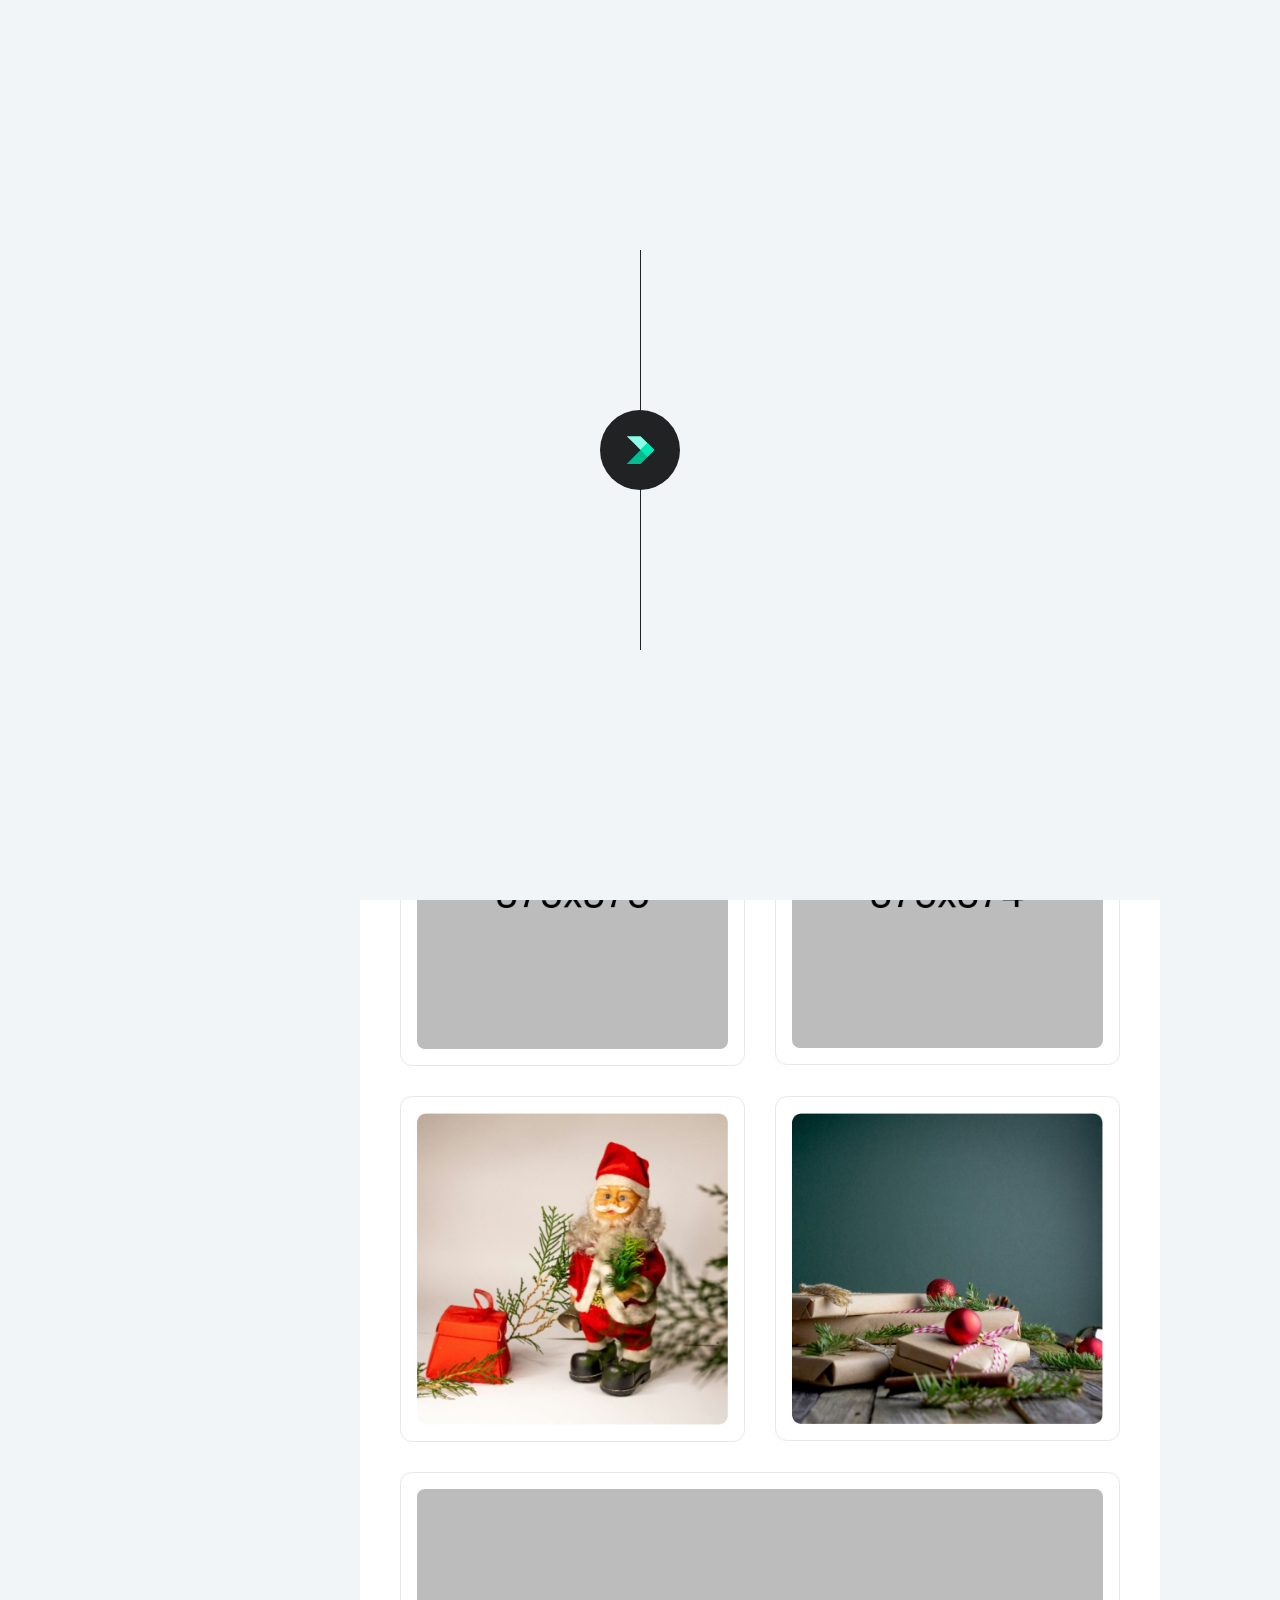
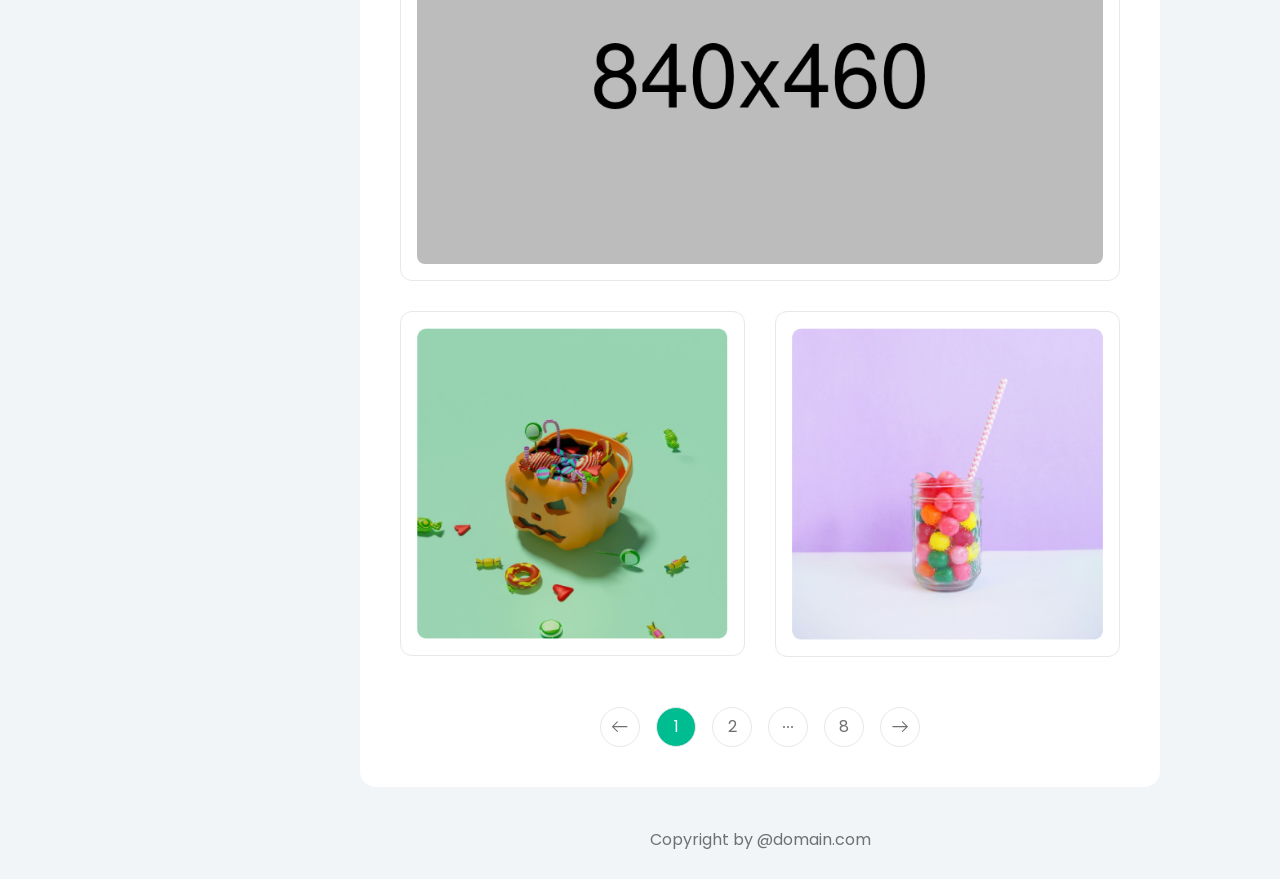
<file: all-projects.html>
<!DOCTYPE html>
<html lang="en" class="">

<head>
    <!-- Basic Page Needs
    ================================================== -->
    <meta charset="UTF-8">
    <meta http-equiv="X-UA-Compatible" content="IE=edge">

    <!-- Specific Meta
    ================================================== -->
    <meta name="viewport" 
        content="width=device-width, initial-scale=1.0, shrink-to-fit=no">
    <meta name="keyword"
        content="resume, cv, portfolio, vcard, responsive, retina, jquery, css3, tailwindcss, material CV, creative, designer, developer, online cv, online resume, powerful portfolio, professional, landing page">
    <meta name="description" 
        content="Minfo vCard/Resume TailwindCSS HTML Template">
    <meta name="author" 
        content="Themearray">

    <!-- Site Title
    ================================================== -->
    <title>Minfo- Tailwind CSS Personal Resume/vCard Template</title>

    <!-- Site Favicon
    ================================================== -->
    <link rel="shortcut icon" href="assets/img/user-sidebar-thumb.png" sizes="any">

    <!-- Google Fonts
    ================================================== -->
    <link rel="preconnect" href="https://fonts.googleapis.com">
    <link rel="preconnect" href="https://fonts.gstatic.com" crossorigin>
    <link href="https://fonts.googleapis.com/css2?family=Poppins:wght@200;300;400;500;600;700&display=swap"
        rel="stylesheet">

    <!-- All CSS Here
    ================================================== -->
    <link rel="stylesheet" href="assets/css/fontAwesome5Pro.css">
    <link rel="stylesheet" href="assets/css/cdheadline.css">
    <link rel="stylesheet" href="assets/css/swiper-bundle.min.css">
    <link rel="stylesheet" href="assets/css/style.min.css">

</head>

<body class="relative custom_cursor">
    <!-- Custom Cursor Start -->
    <div
        class="custom_cursor_one fixed top-0 left-0 w-8 h-8 border border-gray-400 rounded-full pointer-events-none">
    </div>
    <div
        class="custom_cursor_two w-1 h-1 rounded-full border border-gray-400 bg-metborder-gray-400 fixed pointer-events-none left-1/2 top-1/2 -translate-x-1/2 -translate-y-1/2">
    </div>
    <!-- Custom Cursor End -->


    <!-- App Preloader Start -->
    <div id="preloader">
        <div class="loader_line"></div>
        <div
            class="absolute w-20 h-20 transition-all delay-300 -translate-x-1/2 -translate-y-1/2 rounded-full logo top-1/2 left-1/2 bg-nightBlack border-greyBlack flex-center">
            <img src="assets/img/site-logo.svg" alt="Minfo">
        </div>
    </div>
    <!-- App Preloader End -->


    <!-- App Start -->
    <div class="relative pt-10 minfo__app max-xl:pt-18">
        <div
            class="menu-overlay fixed top-0 left-0 w-full h-full bg-black/60 transition-all duration-200 z-999 opacity-0 invisible [&.is-menu-open]:visible [&.is-menu-open]:opacity-100 ">
        </div>
        <div class="max-lg:px-4">

            <!-- Mobile Menu Bar Start -->
            <div
                class="fixed top-0 left-0 right-0 z-50 flex items-center justify-between p-2 px-3 bg-white/10 mobile-menu-bar sm:px-6 backdrop-blur-md xl:hidden">
                <div class="text-lg font-medium name">
                    <a href="index.html" class="flex items-center gap-2 text-black dark:text-white">
                        <img src="assets/img/site-logo.svg" alt="Minfo">
                        <span>Minfo</span>
                    </a>
                </div>
                <!-- Mobile Hamburger Menu Start -->
                <button
                    class="w-12 h-12 border rounded-full hamburger menu_toggle bg-white dark:bg-nightBlack border-platinum dark:border-greyBlack flex-center"
                    type="button"
                    aria-label="Open Mobile Menu">
                    <svg viewBox="0 0 20 12" class="w-6"
                        xmlns="http://www.w3.org/2000/svg">
                        <path fill-rule="evenodd" clip-rule="evenodd"
                            d="M5.33333 11.3333C5.33333 11.1565 5.40357 10.987 5.5286 10.8619C5.65362 10.7369 5.82319 10.6667 6 10.6667H19.3333C19.5101 10.6667 19.6797 10.7369 19.8047 10.8619C19.9298 10.987 20 11.1565 20 11.3333C20 11.5101 19.9298 11.6797 19.8047 11.8047C19.6797 11.9298 19.5101 12 19.3333 12H6C5.82319 12 5.65362 11.9298 5.5286 11.8047C5.40357 11.6797 5.33333 11.5101 5.33333 11.3333ZM2.66667 6C2.66667 5.82319 2.7369 5.65362 2.86193 5.5286C2.98695 5.40357 3.15652 5.33333 3.33333 5.33333H16.6667C16.8435 5.33333 17.013 5.40357 17.1381 5.5286C17.2631 5.65362 17.3333 5.82319 17.3333 6C17.3333 6.17681 17.2631 6.34638 17.1381 6.4714C17.013 6.59643 16.8435 6.66667 16.6667 6.66667H3.33333C3.15652 6.66667 2.98695 6.59643 2.86193 6.4714C2.7369 6.34638 2.66667 6.17681 2.66667 6ZM0 0.666667C0 0.489856 0.0702379 0.320287 0.195262 0.195262C0.320286 0.070238 0.489856 0 0.666667 0H14C14.1768 0 14.3464 0.070238 14.4714 0.195262C14.5964 0.320287 14.6667 0.489856 14.6667 0.666667C14.6667 0.843478 14.5964 1.01305 14.4714 1.13807C14.3464 1.2631 14.1768 1.33333 14 1.33333H0.666667C0.489856 1.33333 0.320286 1.2631 0.195262 1.13807C0.0702379 1.01305 0 0.843478 0 0.666667Z"
                            class="fill-theme dark:fill-white" />
                    </svg>
                </button>
                <!-- Mobile Hamburger Menu End -->
            </div>
            <!-- Mobile Menu Bar End -->

            <!-- Mobile Menu Sidebar Start -->
            <div
                class="mobile-menu fixed top-0 -right-full w-full max-w-mobilemenu bg-flashWhite dark:bg-nightBlack z-999 h-full xl:hidden transition-all duration-300 [&.is-menu-open]:right-0 py-12 px-8 overflow-y-scroll">
                <button
                    class="absolute flex items-center justify-center w-9 h-9 text-sm text-white rounded-full close-menu top-4 right-4 bg-greyBlack" aria-label="Close Menu">
                    <i class="fal fa-times"></i>
                </button>
                <div class="mb-6 text-lg font-medium text-black dark:text-white menu-title">
                    Menu
                </div>
                <ul class="space-y-5 font-normal main-menu *:relative">
                    <li class="group active">
                        <a href="index.html#home" class="flex items-center space-x-2 group">
                            <span class="w-5 text-black dark:text-white group-[&.active]:text-theme">
                                <i class="fal fa-home"></i>
                            </span>
                            <span class="group-[&.active]:text-theme dark:group-[&.active]:text-white group-hover:text-theme transition-colors">
                                Home
                            </span>
                        </a>
                    </li>
                    <li class="group">
                        <a href="index.html#about" class="flex items-center space-x-2 group">
                            <span class="w-5 text-black dark:text-white group-[&.active]:text-theme">
                                <i class="fal fa-user"></i>
                            </span>
                            <span class="group-[&.active]:text-theme dark:group-[&.active]:text-white group-hover:text-theme transition-colors">
                                About
                            </span>
                        </a>
                    </li>
                    <li class="group">
                        <a href="index.html#service" class="flex items-center space-x-2 group">
                            <span class="w-5 text-black dark:text-white group-[&.active]:text-theme">
                                <i class="fal fa-briefcase"></i>
                            </span>
                            <span class="group-[&.active]:text-theme dark:group-[&.active]:text-white group-hover:text-theme transition-colors">
                                Service
                            </span>
                        </a>
                    </li>
                    <li class="group">
                        <a href="index.html#skill" class="flex items-center space-x-2 group">
                            <span class="w-5 text-black dark:text-white group-[&.active]:text-theme">
                                <i class="fal fa-graduation-cap"></i>
                            </span>
                            <span class="group-[&.active]:text-theme dark:group-[&.active]:text-white group-hover:text-theme transition-colors">
                                Skills
                            </span>
                        </a>
                    </li>
                    <li class="group">
                        <a href="index.html#resume" class="flex items-center space-x-2 group">
                            <span class="w-5 text-black dark:text-white group-[&.active]:text-theme">
                                <i class="fal fa-file-alt"></i>
                            </span>
                            <span class="group-[&.active]:text-theme dark:group-[&.active]:text-white group-hover:text-theme transition-colors">
                                Resume
                            </span>
                        </a>
                    </li>
                    <li class="group">
                        <a href="index.html#portfolio" class="flex items-center space-x-2 group">
                            <span class="w-5 text-black dark:text-white group-[&.active]:text-theme">
                                <i class="fal fa-tasks-alt"></i>
                            </span>
                            <span class="group-[&.active]:text-theme dark:group-[&.active]:text-white group-hover:text-theme transition-colors">
                                Poftfolio
                            </span>
                        </a>
                    </li>
                    <li class="group">
                        <a href="index.html#blog" class="flex items-center space-x-2 group">
                            <span class="w-5 text-black dark:text-white group-[&.active]:text-theme">
                                <i class="fal fa-blog"></i>
                            </span>
                            <span class="group-[&.active]:text-theme dark:group-[&.active]:text-white group-hover:text-theme transition-colors">
                                Blog
                            </span>
                        </a>
                    </li>
                    <li class="group">
                        <a href="index.html#testimonial" class="flex items-center space-x-2 group">
                            <span class="w-5 text-black dark:text-white group-[&.active]:text-theme">
                                <i class="fal fa-comment-alt-lines"></i>
                            </span>
                            <span class="group-[&.active]:text-theme dark:group-[&.active]:text-white group-hover:text-theme transition-colors">
                                Testimonial
                            </span>
                        </a>
                    </li>
                    <li class="group">
                        <a href="index.html#contact" class="flex items-center space-x-2 group">
                            <span class="w-5 text-black dark:text-white group-[&.active]:text-theme">
                                <i class="fal fa-envelope"></i>
                            </span>
                            <span class="group-[&.active]:text-theme dark:group-[&.active]:text-white group-hover:text-theme transition-colors">
                                Contact
                            </span>
                        </a>
                    </li>
                </ul>
                <br><br>
                <div class="mb-4 font-medium text-black dark:text-white menu-title text-md">
                    Get in Touch
                </div>
                <!-- Social Share Icon Start  -->
                <div class="flex items-center space-x-4 social-icons *:flex">
                    <a href="#" title="Share with Facebook">
                        <i class="fab fa-facebook-f"></i>
                    </a>
                    <a href="#" title="Share with Linkedin">
                        <i class="fab fa-linkedin-in"></i>
                    </a>
                    <a href="#" title="Share with X">
                        <i class="fab fa-twitter"></i>
                    </a>
                    <a href="#" title="Share with X">
                        <i class="fab fa-instagram"></i>
                    </a>
                </div>
                <!-- Social Share Icon End  -->
            </div>
            <!-- Mobile Menu Sidebar End -->

            <!-- Sidebar Profile Start -->
            <div
                class="w-full mx-auto minfo__sidebar__wrapper xl:fixed xl:top-1/2 xl:left-4 2xl:left-14 xl:-translate-y-1/2 md:max-w-sidebar xl:max-2xl:max-w-xs z-999">

                <div class="p-3 max-xl:mb-3 overflow-hidden minfo__sidebar bg-white dark:bg-nightBlack rounded-2xl">
                    <div class="mx-4 mt-12 text-center user-info lg:mx-6">
                        <a href="index.html"
                            class="w-36 h-36 mb-2.5 block mx-auto border-6 border-platinum dark:border-[#2f2f2f] overflow-hidden rounded-full *:w-full *:h-full *:rounded-full">
                            <img 
                                src="assets/img/user-sidebar-thumb.png" 
                                class="hidden dark:block "
                                alt="Brown Reddick"> <!--Image for Dark Version -->
                            <img 
                                src="assets/img/user-sidebar-thumb-light.png" 
                                class="dark:hidden"
                                alt="Brown Reddick"> <!--Image for Light Version -->
                        </a>
                        <h6 class="mb-1 text-lg font-semibold text-black dark:text-white name">Brown Reddick</h6>
                        <div class="leading-none cd-headline clip is-full-width">
                            <h6 class="text-sm cd-words-wrapper designation text-theme after:!bg-theme *:font-normal">
                                <b class="is-visible">Web Developer</b>
                                <b>Photographers</b>
                                <b>Web Designer</b>
                            </h6>
                        </div>
                    </div>
                    <div class="pt-6 mx-4 border-t lg:mx-6 user-meta-info md:mx-7 my-7 border-platinum dark:border-metalBlack">
                        <ul class="space-y-3 *:flex *:text-sm">
                            <li>
                                <span class="flex-1 font-medium text-black dark:text-white">Residence:</span>
                                <span>Canada</span>
                            </li>
                            <li>
                                <span class="flex-1 font-medium text-black dark:text-white">City:</span>
                                <span>Toronto</span>
                            </li>
                            <li>
                                <span class="flex-1 font-medium text-black dark:text-white">Age:</span>
                                <span>26</span>
                            </li>
                        </ul>
                    </div>

                    <div class="px-4 py-5 lg:py-6 lg:px-6 rounded-2xl md:px-8 bg-flashWhite dark:bg-metalBlack">
                        <div class="text-sm font-medium text-black dark:text-white">Skills</div>
                        <div class="flex items-center justify-between my-4 space-x-4 skills_circle *:space-y-2 *:text-center">
                            <div class="progressCircle">
                                <div class="relative w-12 h-12 circle" data-percent="90" data-circlefill="#00BC91" data-circleempty="#777777">
                                    <div class="absolute inset-0 text-[13px] font-medium label flex-center">90%</div>
                                </div>
                                <p class="text-[13px] font-normal dark:font-light text-black dark:text-white/90">HTML</p>
                            </div>
                            <div class="progressCircle">
                                <div class="relative w-12 h-12 circle" data-percent="80" data-circlefill="#00BC91" data-circleempty="#777777">
                                    <div class="absolute inset-0 text-[13px] font-medium label flex-center">80%</div>
                                </div>
                                <p class="text-[13px] font-normal dark:font-light text-black dark:text-white/90">CSS</p>
                            </div>
                            <div class="progressCircle">
                                <div class="relative w-12 h-12 circle" data-percent="80" data-circlefill="#00BC91" data-circleempty="#777777">
                                    <div class="absolute inset-0 text-[13px] font-medium label flex-center">80%</div>
                                </div>
                                <p class="text-[13px] font-normal dark:font-light text-black dark:text-white/90">JS</p>
                            </div>
                            <div class="progressCircle">
                                <div class="relative w-12 h-12 circle" data-percent="90" data-circlefill="#00BC91" data-circleempty="#777777">
                                    <div class="absolute inset-0 text-[13px] font-medium label flex-center">90%</div>
                                </div>
                                <p class="text-[13px] font-normal dark:font-light text-black dark:text-white/90">PHP</p>
                            </div>
                        </div>
                        <div class="mt-6">
                            <a href="#" download
                                class="text-center text-sm border border-theme bg-theme flex items-center justify-center gap-2 text-white rounded-4xl py-3.5 transition duration-300 text-[15px] font-semibold hover:bg-themeHover hover:border-themeHover">
                                DOWNLOAD CV
                                <span class="animate-bounce">
                                    <svg width="18" height="18" viewBox="0 0 15 16" fill="none"
                                        xmlns="http://www.w3.org/2000/svg">
                                        <path
                                            d="M12.0724 4.92378C12.0726 4.91034 12.0726 4.89691 12.0726 4.88368C12.0726 2.53968 10.1657 0.632812 7.82171 0.632812C5.47771 0.632812 3.57084 2.53968 3.57084 4.88368C3.57084 4.89691 3.57084 4.91055 3.57104 4.92378C1.95417 5.0992 0.691406 6.47267 0.691406 8.13554C0.691406 9.91704 2.14059 11.3662 3.92209 11.3662H4.33138C4.55606 11.3662 4.7384 11.1839 4.7384 10.9592C4.7384 10.7345 4.55606 10.5522 4.33138 10.5522H3.92209C2.58952 10.5522 1.50544 9.46811 1.50544 8.13554C1.50544 6.80297 2.58952 5.71888 3.92209 5.71888H4.00309C4.11868 5.71888 4.22898 5.66963 4.30611 5.58355C4.38345 5.49726 4.42028 5.38248 4.40766 5.2673C4.3924 5.12769 4.38487 5.00233 4.38487 4.88348C4.38487 2.98842 5.92665 1.44664 7.82171 1.44664C9.71678 1.44664 11.2586 2.98842 11.2586 4.88348C11.2586 5.00233 11.251 5.12769 11.2358 5.2673C11.2231 5.38228 11.26 5.49726 11.3373 5.58355C11.4144 5.66963 11.5247 5.71888 11.6403 5.71888H11.7217C13.0541 5.71888 14.138 6.80297 14.138 8.13554C14.138 9.46811 13.0541 10.5522 11.7217 10.5522H11.288C11.0634 10.5522 10.881 10.7345 10.881 10.9592C10.881 11.1839 11.0634 11.3662 11.288 11.3662H11.7217C13.5028 11.3662 14.952 9.91704 14.952 8.13554C14.952 6.47247 13.6892 5.099 12.0724 4.92378Z"
                                            fill="white" />
                                        <path
                                            d="M6.26314 11.942C6.0877 12.1876 6.26327 12.5288 6.5651 12.5288H8.81272L7.3764 14.5396C7.25728 14.7064 7.29591 14.9382 7.46268 15.0573C7.62945 15.1764 7.86122 15.1378 7.98034 14.971L9.83579 12.3734C10.0112 12.1278 9.83566 11.7866 9.53382 11.7866H7.2862L8.72252 9.77578C8.84164 9.609 8.80302 9.37724 8.63624 9.25811C8.46947 9.13899 8.23771 9.17762 8.11858 9.34439L6.26314 11.942Z"
                                            fill="white" />
                                    </svg>
                                </span>
                            </a>
                        </div>
                    </div>

                    <svg class="absolute w-0 h-0">
                        <clipPath id="my-clip-path" clipPathUnits="objectBoundingBox" stroke="white" stroke-width="2">
                            <path
                                d="M0.001,0.031 C0.001,0.014,0.026,0.001,0.055,0.001 H0.492 C0.506,0.001,0.52,0.004,0.53,0.009 L0.61,0.052 C0.62,0.057,0.634,0.06,0.649,0.06 H0.947 C0.977,0.06,1,0.074,1,0.091 V0.971 C1,0.987,0.977,1,0.947,1 H0.055 C0.026,1,0.001,0.987,0.001,0.971 V0.031">
                            </path>
                        </clipPath>
                    </svg>
                </div>

            </div>
            <!-- Sidebar Profile End -->

            <!-- Nav/Navigation Start -->
            <div
                class="minfo__nav__wrapper bg-snowWhite dark:bg-power__black max-xl:hidden fixed top-1/2 -translate-y-1/2 right-4 2xl:right-14 z-999 flex items-center flex-col gap-4 border border-platinum dark:border-metalBlack rounded-4xl px-2.5 py-4">

                <!-- Site Logo Start -->
                <div class="flex border rounded-full logo w-15 h-15 border-platinum dark:border-metalBlack flex-center hover:bg-white dark:hover:bg-metalBlack">
                    <a href="index.html">
                        <img src="assets/img/site-logo.svg" alt="Minfo">
                    </a>
                </div>
                <!-- Site Logo Start -->


                <!-- Main Menu/Navigation Start -->
                <div class="my-4 menu">
                    <ul class="space-y-2 text-center *:relative">
                        <li class="group">
                            <a href="index.html#home"
                                class="w-9 h-9 rounded-full flex-center group-[&.active]:bg-white dark:group-[&.active]:bg-metalBlack group-hover:bg-white dark:group-hover:bg-metalBlack transition-all duration-300 before:content-[attr(data-title)] before:absolute before:right-10 before:bg-white dark:before:bg-metalBlack before:text-sm text-theme dark:before:text-white before:px-4 before:py-2 before:rounded-md before:font-normal dark:before:font-light before:opacity-0 before:transition-all before:duration-200 group-hover:before:opacity-100 after:content-[''] after:absolute after:w-0 after:h-0 after:right-8 after:border-solid after:border-t-4 after:border-r-0 after:border-b-4 after:border-l-8 after:border-t-transparent after:border-r-transparent after:border-b-transparent after:border-l-white dark:after:border-l-metalBlack after:opacity-0 after:transition-all after:duration-200 group-hover:after:opacity-100"
                                data-title="Home">
                                <span class="text-black dark:text-white group-hover:text-theme group-[&.active]:text-theme">
                                    <i class="fal fa-home"></i>
                                </span>
                            </a>
                        </li>
                        <li class="group">
                            <a href="index.html#about"
                                class="w-9 h-9 rounded-full flex-center group-[&.active]:bg-white dark:group-[&.active]:bg-metalBlack group-hover:bg-white dark:group-hover:bg-metalBlack transition-all duration-300 before:content-[attr(data-title)] before:absolute before:right-10 before:bg-white dark:before:bg-metalBlack before:text-sm text-theme dark:before:text-white before:px-4 before:py-2 before:rounded-md before:font-normal dark:before:font-light before:opacity-0 before:transition-all before:duration-200 group-hover:before:opacity-100 after:content-[''] after:absolute after:w-0 after:h-0 after:right-8 after:border-solid after:border-t-4 after:border-r-0 after:border-b-4 after:border-l-8 after:border-t-transparent after:border-r-transparent after:border-b-transparent after:border-l-white dark:after:border-l-metalBlack after:opacity-0 after:transition-all after:duration-200 group-hover:after:opacity-100"
                                data-title="About">
                                <span class="text-black dark:text-white group-hover:text-theme group-[&.active]:text-theme">
                                    <i class="fal fa-user"></i>
                                </span>
                            </a>
                        </li>
                        <li class="group">
                            <a href="index.html#service"
                                class="w-9 h-9 rounded-full flex-center group-[&.active]:bg-white dark:group-[&.active]:bg-metalBlack group-hover:bg-white dark:group-hover:bg-metalBlack transition-all duration-300 before:content-[attr(data-title)] before:absolute before:right-10 before:bg-white dark:before:bg-metalBlack before:text-sm text-theme dark:before:text-white before:px-4 before:py-2 before:rounded-md before:font-normal dark:before:font-light before:opacity-0 before:transition-all before:duration-200 group-hover:before:opacity-100 after:content-[''] after:absolute after:w-0 after:h-0 after:right-8 after:border-solid after:border-t-4 after:border-r-0 after:border-b-4 after:border-l-8 after:border-t-transparent after:border-r-transparent after:border-b-transparent after:border-l-white dark:after:border-l-metalBlack after:opacity-0 after:transition-all after:duration-200 group-hover:after:opacity-100"
                                data-title="Service">
                                <span class="text-black dark:text-white group-hover:text-theme group-[&.active]:text-theme">
                                    <i class="fal fa-briefcase"></i>
                                </span>
                            </a>
                        </li>
                        <li class="group">
                            <a href="index.html#skill"
                                class="w-9 h-9 rounded-full flex-center group-[&.active]:bg-white dark:group-[&.active]:bg-metalBlack group-hover:bg-white dark:group-hover:bg-metalBlack transition-all duration-300 before:content-[attr(data-title)] before:absolute before:right-10 before:bg-white dark:before:bg-metalBlack before:text-sm text-theme dark:before:text-white before:px-4 before:py-2 before:rounded-md before:font-normal dark:before:font-light before:opacity-0 before:transition-all before:duration-200 group-hover:before:opacity-100 after:content-[''] after:absolute after:w-0 after:h-0 after:right-8 after:border-solid after:border-t-4 after:border-r-0 after:border-b-4 after:border-l-8 after:border-t-transparent after:border-r-transparent after:border-b-transparent after:border-l-white dark:after:border-l-metalBlack after:opacity-0 after:transition-all after:duration-200 group-hover:after:opacity-100"
                                data-title="Skills">
                                <span class="text-black dark:text-white group-hover:text-theme group-[&.active]:text-theme">
                                    <i class="fal fa-graduation-cap"></i>
                                </span>
                            </a>
                        </li>
                        <li class="group">
                            <a href="index.html#resume"
                                class="w-9 h-9 rounded-full flex-center group-[&.active]:bg-white dark:group-[&.active]:bg-metalBlack group-hover:bg-white dark:group-hover:bg-metalBlack transition-all duration-300 before:content-[attr(data-title)] before:absolute before:right-10 before:bg-white dark:before:bg-metalBlack before:text-sm text-theme dark:before:text-white before:px-4 before:py-2 before:rounded-md before:font-normal dark:before:font-light before:opacity-0 before:transition-all before:duration-200 group-hover:before:opacity-100 after:content-[''] after:absolute after:w-0 after:h-0 after:right-8 after:border-solid after:border-t-4 after:border-r-0 after:border-b-4 after:border-l-8 after:border-t-transparent after:border-r-transparent after:border-b-transparent after:border-l-white dark:after:border-l-metalBlack after:opacity-0 after:transition-all after:duration-200 group-hover:after:opacity-100"
                                data-title="Resume">
                                <span class="text-black dark:text-white group-hover:text-theme group-[&.active]:text-theme">
                                    <i class="fal fa-file-alt"></i>
                                </span>
                            </a>
                        </li>
                        <li class="group active">
                            <a href="index.html#portfolio"
                                class="w-9 h-9 rounded-full flex-center group-[&.active]:bg-white dark:group-[&.active]:bg-metalBlack group-hover:bg-white dark:group-hover:bg-metalBlack transition-all duration-300 before:content-[attr(data-title)] before:absolute before:right-10 before:bg-white dark:before:bg-metalBlack before:text-sm text-theme dark:before:text-white before:px-4 before:py-2 before:rounded-md before:font-normal dark:before:font-light before:opacity-0 before:transition-all before:duration-200 group-hover:before:opacity-100 after:content-[''] after:absolute after:w-0 after:h-0 after:right-8 after:border-solid after:border-t-4 after:border-r-0 after:border-b-4 after:border-l-8 after:border-t-transparent after:border-r-transparent after:border-b-transparent after:border-l-white dark:after:border-l-metalBlack after:opacity-0 after:transition-all after:duration-200 group-hover:after:opacity-100"
                                data-title="Poftfolio">
                                <span class="text-black dark:text-white group-hover:text-theme group-[&.active]:text-theme">
                                    <i class="fal fa-tasks-alt"></i>
                                </span>
                            </a>
                        </li>
                        <li class="group">
                            <a href="index.html#blog"
                                class="w-9 h-9 rounded-full flex-center group-[&.active]:bg-white dark:group-[&.active]:bg-metalBlack group-hover:bg-white dark:group-hover:bg-metalBlack transition-all duration-300 before:content-[attr(data-title)] before:absolute before:right-10 before:bg-white dark:before:bg-metalBlack before:text-sm text-theme dark:before:text-white before:px-4 before:py-2 before:rounded-md before:font-normal dark:before:font-light before:opacity-0 before:transition-all before:duration-200 group-hover:before:opacity-100 after:content-[''] after:absolute after:w-0 after:h-0 after:right-8 after:border-solid after:border-t-4 after:border-r-0 after:border-b-4 after:border-l-8 after:border-t-transparent after:border-r-transparent after:border-b-transparent after:border-l-white dark:after:border-l-metalBlack after:opacity-0 after:transition-all after:duration-200 group-hover:after:opacity-100"
                                data-title="Blog">
                                <span class="text-black dark:text-white group-hover:text-theme group-[&.active]:text-theme">
                                    <i class="fal fa-blog"></i>
                                </span>
                            </a>
                        </li>
                        <li class="group">
                            <a href="index.html#testimonial"
                                class="w-9 h-9 rounded-full flex-center group-[&.active]:bg-white dark:group-[&.active]:bg-metalBlack group-hover:bg-white dark:group-hover:bg-metalBlack transition-all duration-300 before:content-[attr(data-title)] before:absolute before:right-10 before:bg-white dark:before:bg-metalBlack before:text-sm text-theme dark:before:text-white before:px-4 before:py-2 before:rounded-md before:font-normal dark:before:font-light before:opacity-0 before:transition-all before:duration-200 group-hover:before:opacity-100 after:content-[''] after:absolute after:w-0 after:h-0 after:right-8 after:border-solid after:border-t-4 after:border-r-0 after:border-b-4 after:border-l-8 after:border-t-transparent after:border-r-transparent after:border-b-transparent after:border-l-white dark:after:border-l-metalBlack after:opacity-0 after:transition-all after:duration-200 group-hover:after:opacity-100"
                                data-title="Testimonial">
                                <span class="text-black dark:text-white group-hover:text-theme group-[&.active]:text-theme">
                                    <i class="fal fa-comment-alt-lines"></i>
                                </span>
                            </a>
                        </li>
                        <li class="group">
                            <a href="index.html#contact"
                                class="w-9 h-9 rounded-full flex-center group-[&.active]:bg-white dark:group-[&.active]:bg-metalBlack group-hover:bg-white dark:group-hover:bg-metalBlack transition-all duration-300 before:content-[attr(data-title)] before:absolute before:right-10 before:bg-white dark:before:bg-metalBlack before:text-sm text-theme dark:before:text-white before:px-4 before:py-2 before:rounded-md before:font-normal dark:before:font-light before:opacity-0 before:transition-all before:duration-200 group-hover:before:opacity-100 after:content-[''] after:absolute after:w-0 after:h-0 after:right-8 after:border-solid after:border-t-4 after:border-r-0 after:border-b-4 after:border-l-8 after:border-t-transparent after:border-r-transparent after:border-b-transparent after:border-l-white dark:after:border-l-metalBlack after:opacity-0 after:transition-all after:duration-200 group-hover:after:opacity-100"
                                data-title="Contact">
                                <span class="text-black dark:text-white group-hover:text-theme group-[&.active]:text-theme">
                                    <i class="fal fa-envelope"></i>
                                </span>
                            </a>
                        </li>
                    </ul>
                </div>
                <!-- Main Menu/Navigation End -->

                <!-- Share Button Wrapper Start -->
                <div class="relative share group">
                    <button
                        class="w-10 h-10 text-sm border rounded-full border-platinum dark:border-metalBlack flex-center group-hover:bg-white dark:group-hover:bg-metalBlack text-black dark:text-white"
                        aria-label="Share">
                        <i class="fal fa-share-alt"></i>
                    </button>

                    <!-- Social Share Icon Start  -->
                    <div
                        class="absolute bottom-0 flex items-center invisible px-5 py-6 space-x-3 transition-all duration-300 -translate-y-1/2 opacity-0 social-icons top-1/2 bg-white dark:bg-nightBlack rounded-4xl right-6 group-hover:opacity-100 group-hover:visible group-hover:right-10 -z-1 *:flex *:transition *:duration-200">
                        <a href="#" class="hover:text-theme" title="Share with Facebook">
                            <i class="fab fa-facebook"></i>
                        </a>
                        <a href="#" class="hover:text-theme" title="Share with Linkedin">
                            <i class="fab fa-linkedin-in"></i>
                        </a>
                        <a href="#" class="hover:text-theme" title="Share with X">
                            <i class="fab fa-twitter"></i>
                        </a>
                        <a href="#" class="hover:text-theme" title="Share with X">
                            <i class="fab fa-instagram"></i>
                        </a>
                    </div>
                    <!-- Social Share Icon End  -->
                </div>
                <!-- Share Button Wrapper End -->

            </div>
            <!-- Nav/Navigation End -->

            <!-- Main Content Start -->
            <div class="minfo__contentBox relative mx-auto max-w-container xl:max-2xl:max-w-65rem">

                <!-- Portfolio Section Start -->
                <div
                    class="py-5 xl:py-3.5 max-w-content xl:max-2xl:max-w-50rem max-xl:mx-auto xl:ml-auto">

                    <div class="px-5 py-8 md:p-8 bg-white dark:bg-nightBlack rounded-2xl service-section lg:p-10 2xl:p-13">
                        <div
                            class="inline-flex items-center gap-2 px-4 py-2 text-xs tracking-wide text-black dark:text-white border lg:px-5 section-name border-platinum dark:border-greyBlack200 rounded-4xl">
                            <i class="fal fa-tasks-alt text-theme"></i>
                            PORTFOLIO
                        </div>
                        <div class="mt-5 mb-8 md:my-10 section-title">
                            <h2
                                class="title text-[32px] md:text-4xl lg:text-5xl font-extralight text-black dark:text-white leading-1.27">
                                Featured <span class="font-semibold text-theme">Projects</span>
                            </h2>
                            <p class="max-w-xl mt-4 md:mt-6 subtitle">
                                I design products that are more than pretty. I make them shippable and usable, ttempor
                                non mollit dolor et do aute
                            </p>
                        </div><!--./section-title-->

                        <div class="portfolio_wrapper grid sm:grid-cols-2 gap-4 lg:gap-7.5 *:relative *:z-1">
                            <div class="item md:col-span-2 group">
                                <a href="project-single.html"
                                    class="block p-3 overflow-hidden border md:p-4 rounded-xl border-platinum dark:border-greyBlack">
                                    <div class="img-wrapper">
                                        <img src="assets/img/portfolio/portfolio-img1.png"
                                            class="rounded-lg max-md:h-[17rem] w-full max-md:object-cover max-md:object-center transition-all duration-300 group-hover:blur-xs"
                                            alt="portfolio">
                                        <div
                                            class="absolute inset-0 transition-all duration-300 opacity-0 overlay bg-gradient-to-t from-white dark:from-black to-transparent rounded-xl group-hover:opacity-100">
                                        </div>
                                    </div>
                                    <div
                                        class="info text-center position-center max-lg:text-3xl text-lead font-semibold text-black dark:text-white leading-1.15 transition duration-500 scale-110 opacity-0 group-hover:scale-100 group-hover:opacity-100 relative z-10">
                                        Design
                                        <span>
                                            Specialization
                                        </span>
                                    </div>
                                </a>
                                <ul class="absolute z-10 transition-all duration-500 opacity-0 md:top-9 md:right-9 top-6 right-6 group-hover:opacity-100">
                                    <li>
                                        <a href="#"
                                            class="inline-flex items-center gap-2 px-5 py-3 text-sm font-light leading-none text-white transition-colors bg-metalBlack rounded-3xl hover:text-theme">
                                            Branding
                                        </a>
                                    </li>
                                </ul>
                            </div>
                            <!--./portfolio-card-->

                            <div class="item md:col-span-1 group">
                                <a href="project-single.html"
                                    class="block p-3 overflow-hidden border md:p-4 rounded-xl border-platinum dark:border-greyBlack">
                                    <div class="img-wrapper">
                                        <img src="assets/img/portfolio/portfolio-img2.png"
                                            class="rounded-lg max-md:h-[17rem] w-full max-md:object-cover max-md:object-center transition-all duration-300 group-hover:blur-xs"
                                            alt="portfolio">
                                        <div
                                            class="absolute inset-0 transition-all duration-300 opacity-0 overlay bg-gradient-to-t from-white dark:from-black to-transparent rounded-xl group-hover:opacity-100">
                                        </div>
                                    </div>
                                    <div
                                        class="info text-center position-center max-lg:text-3xl text-lead font-semibold text-black dark:text-white leading-1.15 transition duration-500 scale-110 opacity-0 group-hover:scale-100 group-hover:opacity-100 relative z-10">
                                        Design
                                        <span>
                                            Specialization
                                        </span>
                                    </div>
                                </a>
                                <ul
                                    class="absolute z-10 transition-all duration-500 opacity-0 md:top-9 md:right-9 top-6 right-6 group-hover:opacity-100">
                                    <li>
                                        <a href="#"
                                            class="inline-flex items-center gap-2 px-5 py-3 text-sm font-light leading-none text-white transition-colors bg-metalBlack rounded-3xl hover:text-theme">
                                            Branding
                                        </a>
                                    </li>
                                </ul>
                            </div>
                            <!--./portfolio-card-->

                            <div class="item md:col-span-1 group">
                                <a href="project-single.html"
                                    class="block p-3 overflow-hidden border md:p-4 rounded-xl border-platinum dark:border-greyBlack">
                                    <div class="img-wrapper">
                                        <img src="assets/img/portfolio/portfolio-img3.png"
                                            class="rounded-lg max-md:h-[17rem] w-full max-md:object-cover max-md:object-center transition-all duration-300 group-hover:blur-xs"
                                            alt="portfolio">
                                        <div
                                            class="absolute inset-0 transition-all duration-300 opacity-0 overlay bg-gradient-to-t from-white dark:from-black to-transparent rounded-xl group-hover:opacity-100">
                                        </div>
                                    </div>
                                    <div
                                        class="info text-center position-center max-lg:text-3xl text-lead font-semibold text-black dark:text-white leading-1.15 transition duration-500 scale-110 opacity-0 group-hover:scale-100 group-hover:opacity-100 relative z-10">
                                        Design
                                        <span>
                                            Specialization
                                        </span>
                                    </div>
                                </a>
                                <ul
                                    class="absolute z-10 transition-all duration-500 opacity-0 md:top-9 md:right-9 top-6 right-6 group-hover:opacity-100">
                                    <li>
                                        <a href="#"
                                            class="inline-flex items-center gap-2 px-5 py-3 text-sm font-light leading-none text-white transition-colors bg-metalBlack rounded-3xl hover:text-theme">
                                            Branding
                                        </a>
                                    </li>
                                </ul>
                            </div>
                            <!--./portfolio-card-->

                            <div class="item md:col-span-1 group">
                                <a href="project-single.html"
                                    class="block p-3 overflow-hidden border md:p-4 rounded-xl border-platinum dark:border-greyBlack">
                                    <div class="img-wrapper">
                                        <img src="assets/img/portfolio/portfolio-img5.png"
                                            class="rounded-lg max-md:h-[17rem] w-full max-md:object-cover max-md:object-center transition-all duration-300 group-hover:blur-xs"
                                            alt="portfolio">
                                        <div
                                            class="absolute inset-0 transition-all duration-300 opacity-0 overlay bg-gradient-to-t from-white dark:from-black to-transparent rounded-xl group-hover:opacity-100">
                                        </div>
                                    </div>
                                    <div
                                        class="info text-center position-center max-lg:text-3xl text-lead font-semibold text-black dark:text-white leading-1.15 transition duration-500 scale-110 opacity-0 group-hover:scale-100 group-hover:opacity-100 relative z-10">
                                        Design
                                        <span>
                                            Specialization
                                        </span>
                                    </div>
                                </a>
                                <ul
                                    class="absolute z-10 transition-all duration-500 opacity-0 md:top-9 md:right-9 top-6 right-6 group-hover:opacity-100">
                                    <li>
                                        <a href="#"
                                            class="inline-flex items-center gap-2 px-5 py-3 text-sm font-light leading-none text-white transition-colors bg-metalBlack rounded-3xl hover:text-theme">
                                            Branding
                                        </a>
                                    </li>
                                </ul>
                            </div>
                            <!--./portfolio-card-->

                            <div class="item md:col-span-1 group">
                                <a href="project-single.html"
                                    class="block p-3 overflow-hidden border md:p-4 rounded-xl border-platinum dark:border-greyBlack">
                                    <div class="img-wrapper">
                                        <img src="assets/img/portfolio/portfolio-img6.png"
                                            class="rounded-lg max-md:h-[17rem] w-full max-md:object-cover max-md:object-center transition-all duration-300 group-hover:blur-xs"
                                            alt="portfolio">
                                        <div
                                            class="absolute inset-0 transition-all duration-300 opacity-0 overlay bg-gradient-to-t from-white dark:from-black to-transparent rounded-xl group-hover:opacity-100">
                                        </div>
                                    </div>
                                    <div
                                        class="info text-center position-center max-lg:text-3xl text-lead font-semibold text-black dark:text-white leading-1.15 transition duration-500 scale-110 opacity-0 group-hover:scale-100 group-hover:opacity-100 relative z-10">
                                        Design
                                        <span>
                                            Specialization
                                        </span>
                                    </div>
                                </a>
                                <ul
                                    class="absolute z-10 transition-all duration-500 opacity-0 md:top-9 md:right-9 top-6 right-6 group-hover:opacity-100">
                                    <li>
                                        <a href="#"
                                            class="inline-flex items-center gap-2 px-5 py-3 text-sm font-light leading-none text-white transition-colors bg-metalBlack rounded-3xl hover:text-theme">
                                            Branding
                                        </a>
                                    </li>
                                </ul>
                            </div>
                            <!--./portfolio-card-->

                            <div class="item md:col-span-2 group">
                                <a href="project-single.html"
                                    class="block p-3 overflow-hidden border md:p-4 rounded-xl border-platinum dark:border-greyBlack">
                                    <div class="img-wrapper">
                                        <img src="assets/img/portfolio/portfolio-img1-xl.png"
                                            class="rounded-lg max-md:h-[17rem] w-full max-md:object-cover max-md:object-center transition-all duration-300 group-hover:blur-xs"
                                            alt="portfolio">
                                        <div
                                            class="absolute inset-0 transition-all duration-300 opacity-0 overlay bg-gradient-to-t from-white dark:from-black to-transparent rounded-xl group-hover:opacity-100">
                                        </div>
                                    </div>
                                    <div
                                        class="info text-center position-center max-lg:text-3xl text-lead font-semibold text-black dark:text-white leading-1.15 transition duration-500 scale-110 opacity-0 group-hover:scale-100 group-hover:opacity-100 relative z-10">
                                        Design
                                        <span>
                                            Specialization
                                        </span>
                                    </div>
                                </a>
                                <ul
                                    class="absolute z-10 transition-all duration-500 opacity-0 md:top-9 md:right-9 top-6 right-6 group-hover:opacity-100">
                                    <li>
                                        <a href="#"
                                            class="inline-flex items-center gap-2 px-5 py-3 text-sm font-light leading-none text-white transition-colors bg-metalBlack rounded-3xl hover:text-theme">
                                            Branding
                                        </a>
                                    </li>
                                </ul>
                            </div>
                            <!--./portfolio-card-->

                            <div class="item md:col-span-1 group">
                                <a href="project-single.html"
                                    class="block p-3 overflow-hidden border md:p-4 rounded-xl border-platinum dark:border-greyBlack">
                                    <div class="img-wrapper">
                                        <img src="assets/img/portfolio/portfolio-img9.png"
                                            class="rounded-lg max-md:h-[17rem] w-full max-md:object-cover max-md:object-center transition-all duration-300 group-hover:blur-xs"
                                            alt="portfolio">
                                        <div
                                            class="absolute inset-0 transition-all duration-300 opacity-0 overlay bg-gradient-to-t from-white dark:from-black to-transparent rounded-xl group-hover:opacity-100">
                                        </div>
                                    </div>
                                    <div
                                        class="info text-center position-center max-lg:text-3xl text-lead font-semibold text-black dark:text-white leading-1.15 transition duration-500 scale-110 opacity-0 group-hover:scale-100 group-hover:opacity-100 relative z-10">
                                        Design
                                        <span>
                                            Specialization
                                        </span>
                                    </div>
                                </a>
                                <ul
                                    class="absolute z-10 transition-all duration-500 opacity-0 md:top-9 md:right-9 top-6 right-6 group-hover:opacity-100">
                                    <li>
                                        <a href="#"
                                            class="inline-flex items-center gap-2 px-5 py-3 text-sm font-light leading-none text-white transition-colors bg-metalBlack rounded-3xl hover:text-theme">
                                            Branding
                                        </a>
                                    </li>
                                </ul>
                            </div>
                            <!--./portfolio-card-->

                            <div class="item md:col-span-1 group">
                                <a href="project-single.html"
                                    class="block p-3 overflow-hidden border md:p-4 rounded-xl border-platinum dark:border-greyBlack">
                                    <div class="img-wrapper">
                                        <img src="assets/img/portfolio/portfolio-img10.png"
                                            class="rounded-lg max-md:h-[17rem] w-full max-md:object-cover max-md:object-center transition-all duration-300 group-hover:blur-xs">
                                        <div
                                            class="absolute inset-0 transition-all duration-300 opacity-0 overlay bg-gradient-to-t from-white dark:from-black to-transparent rounded-xl group-hover:opacity-100">
                                        </div>
                                    </div>
                                    <div
                                        class="info text-center position-center max-lg:text-3xl text-lead font-semibold text-black dark:text-white leading-1.15 transition duration-500 scale-110 opacity-0 group-hover:scale-100 group-hover:opacity-100 relative z-10">
                                        Design
                                        <span>
                                            Specialization
                                        </span>
                                    </div>
                                </a>
                                <ul
                                    class="absolute z-10 transition-all duration-500 opacity-0 md:top-9 md:right-9 top-6 right-6 group-hover:opacity-100">
                                    <li>
                                        <a href="#"
                                            class="inline-flex items-center gap-2 px-5 py-3 text-sm font-light leading-none text-white transition-colors bg-metalBlack rounded-3xl hover:text-theme">
                                            Branding
                                        </a>
                                    </li>
                                </ul>
                            </div>
                            <!--./portfolio-card-->
                        </div>


                        <!-- Pagination Starts  -->
                        <div class="mt-10 text-center md:mt-13 flex items-center justify-center flex-wrap">                            
                            <div class="pagination flex-center gap-2 lg:gap-4 *:w-10 *:h-10 *:inline-flex *:items-center *:justify-center *:border *:border-platinum *:dark:border-greyBlack *:rounded-full *:transition-all ">
                                <a href="#" class="prev hover:bg-theme hover:border-theme hover:text-white [&.active]:bg-theme [&.active]:text-white">
                                    <svg class="w-4" viewBox="0 0 22 16" fill="none" xmlns="http://www.w3.org/2000/svg">
                                        <path d="M20.5738 7.75879L0.761719 7.75879M0.761719 7.75879L7.3501 1.17041M0.761719 7.75879L7.3501 14.3472" stroke="currentcolor" stroke-width="1.5" stroke-linecap="round" stroke-linejoin="round"/>
                                    </svg>
                                </a>
                                <a href="#" class="active hover:bg-theme hover:border-theme hover:text-white [&.active]:bg-theme [&.active]:text-white">1</a>
                                <a href="#" class="hover:bg-theme hover:border-theme hover:text-white [&.active]:bg-theme [&.active]:text-white">2</a>
                                <a href="#" class="hover:bg-theme hover:border-theme hover:text-white [&.active]:bg-theme [&.active]:text-white">
                                    <i class="fal fa-ellipsis-h"></i>
                                </a>
                                <a href="#" class="hover:bg-theme hover:border-theme hover:text-white [&.active]:bg-theme [&.active]:text-white">8</a>
                                <a href="#" class="next hover:bg-theme hover:border-theme hover:text-white [&.active]:bg-theme [&.active]:text-white">
                                    <svg class="w-4" viewBox="0 0 22 16" fill="none" xmlns="http://www.w3.org/2000/svg">
                                        <path d="M1.19961 7.75879L21.0117 7.75879M21.0117 7.75879L14.4233 1.17041M21.0117 7.75879L14.4233 14.3472" stroke="currentcolor" stroke-width="1.5" stroke-linecap="round" stroke-linejoin="round"/>
                                    </svg>                                    
                                </a>
                            </div>
                        </div>
                        <!-- Pagination Ends  -->

                    </div>

                </div>
                <!-- Portfolio Section End -->


                <!-- Footer Start -->
                <footer class="py-6 ml-auto text-center footer-section max-w-content xl:max-2xl:max-w-50rem">
                    <p class="">
                        Copyright by
                        <a href="#" class="transition-colors">@domain.com</a>
                    </p>
                </footer>
                <!-- Footer End -->


            </div>
            <!-- Main Content End -->

        </div>

    </div>
    <!-- App End -->

    <!-- Background Line and Animation -->
    <div class="bg-lines fixed inset-0 -z-1 md:max-xl:max-w-[45rem] xl:max-w-60rem 2xl:max-w-container mx-auto max-sm:px-8 sm:max-xl:px-12">
        <div class="line-wrapper max-w-[1130px] w-full h-full ml-auto 2xl:-mr-24 relative flex justify-between *:w-px *:h-full *:border-r *:border-dashed *:border-slate-300 dark:*:border-metalBlack *:relative *:before:absolute *:before:bg-theme *:before:rotate-45 *:before:-left-1 *:before:w-2 *:before:h-2">
            <div class="line1 before:animate-top_bottom"></div>
            <div class="line2 before:bottom-0 before:animate-bottom_top before:animate-delay-3s"></div>
            <div class="line3 before:animate-top_bottom before:animate-delay-3s"></div>
            <div class="line4 before:bottom-0 before:animate-bottom_top before:animate-delay-2s"></div>
        </div>
    </div>
    <!-- Ends Here -->

    <!-- Style Switcher Started -->
    <div class="style-switcher fixed right-0 top-1/2 -translate-y-1/2 translate-x-[15rem] w-[15rem] [&.active]:translate-x-0 transition z-[9999]">

        <div class="toggle-btn absolute -left-15 w-15 h-15 bg-white dark:bg-nightBlack text-black dark:text-white flex-center cursor-pointer rounded-[.5rem_0_0_.5rem] select-none shadow-sm shadow-slate-400">
            <span class="fal fa-cog fa-spin"></span>
        </div>

        <div class="theme-select shadow-sm shadow-slate-400 px-6 py-4 bg-white dark:bg-nightBlack rounded-[0_0_0_.5rem]">
            <h5 class="font-medium mb-2 !text-black dark:!text-white text-lg">Theme Mode</h5>

            <div class="flex items-center justify-between gap-4">
                <div class="switcher-input rounded-lg text-xl flex-[1] text-center transition cursor-pointer" data-theme="dark">
                    <button class="border w-full px-4 py-4 flex flex-col gap-1 justify-center items-center [&.active]:bg-flashWhite [&.active]:text-black dark:text-white rounded-md" id="dark_theme" title="Active Dark Theme">
                        <i class="fal fa-moon"></i>
                    </button>
                </div>
                <div class="switcher-input rounded-lg text-lg flex-[1] text-center transition cursor-pointer" data-theme="light">
                    <button class="border w-full px-4 py-4 flex flex-col gap-1 justify-center items-center [&.active]:bg-flashWhite [&.active]:text-black dark:text-white rounded-md" id="light_theme" title="Active Light Theme">
                        <i class="fal fa-sun"></i>
                    </button>
                </div>
            </div>
        </div>

    </div>
    <!-- Style Switcher End -->

    <!-- Js Library Start -->
    <script src="assets/js/jquery-3.6.0.min.js"></script>
    <script src="assets/js/waypoints.min.js"></script>
    <script src="assets/js/tw-elements.umd.min.js"></script>
    <script src="assets/js/cd-headline.js"></script>
    <script src="assets/js/jquery.counterup.min.js"></script>
    <script src="assets/js/swiper-bundle.min.js"></script>
    <script src="assets/js/scrollIt.min.js"></script>
    <script src="assets/js/circle-progress.min.js"></script>
    <script src="assets/js/script.js"></script>
    <script src="assets/js/theme-mode.js"></script>
    <!-- Js Library End -->
</body>

</html>
</file>
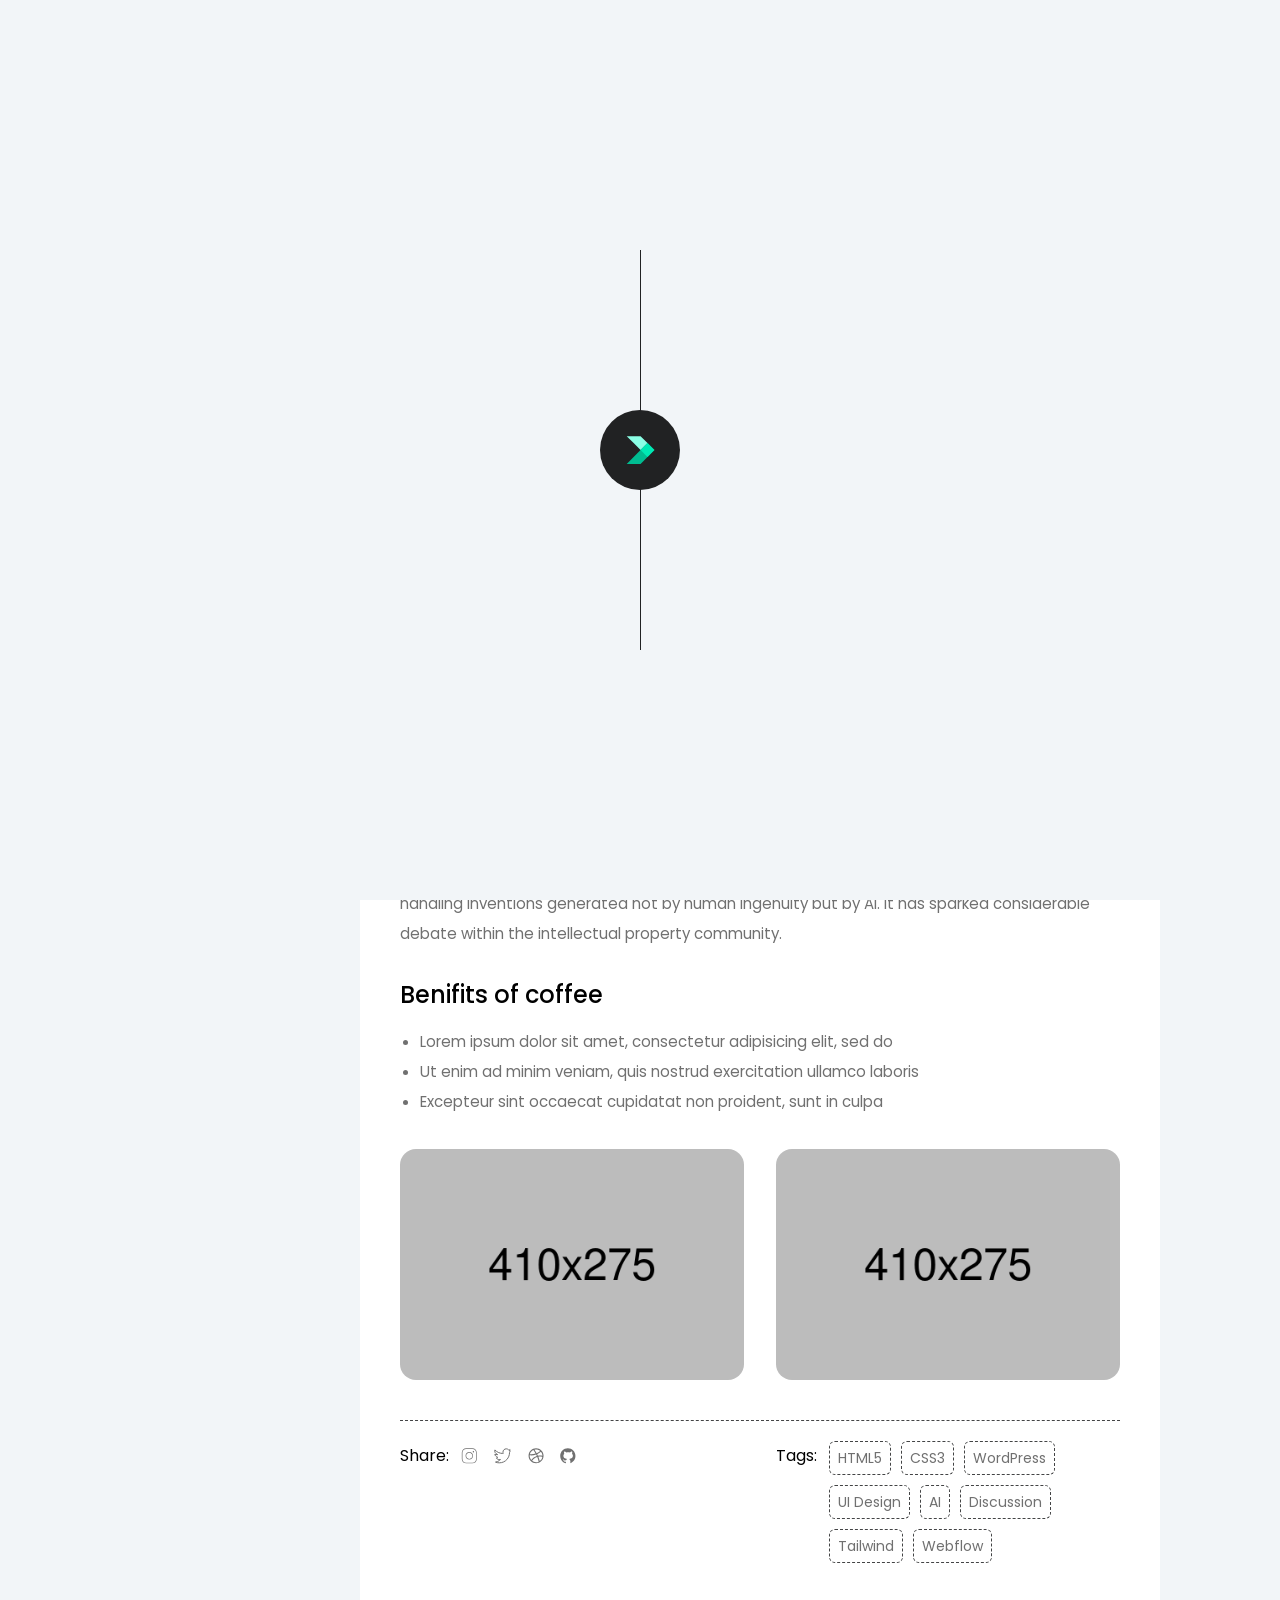
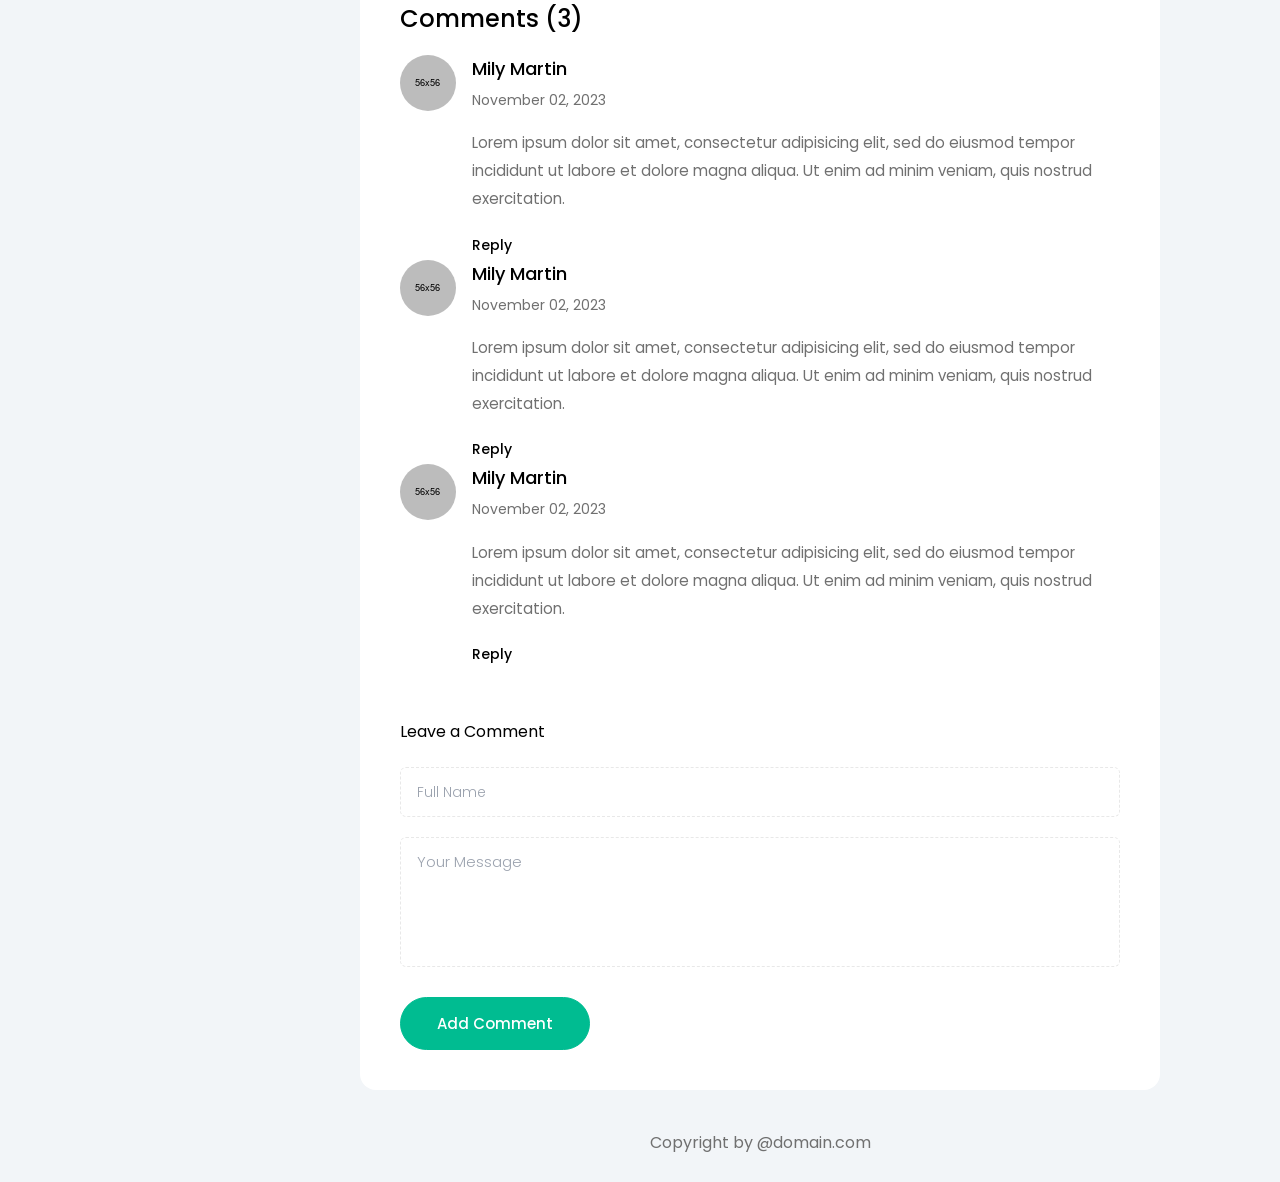
<file: article-details.html>
<!DOCTYPE html>
<html lang="en" class="">

<head>
    <!-- Basic Page Needs
    ================================================== -->
    <meta charset="UTF-8">
    <meta http-equiv="X-UA-Compatible" content="IE=edge">

    <!-- Specific Meta
    ================================================== -->
    <meta name="viewport" 
        content="width=device-width, initial-scale=1.0, shrink-to-fit=no">
    <meta name="keyword"
        content="resume, cv, portfolio, vcard, responsive, retina, jquery, css3, tailwindcss, material CV, creative, designer, developer, online cv, online resume, powerful portfolio, professional, landing page">
    <meta name="description" 
        content="Minfo vCard/Resume TailwindCSS HTML Template">
    <meta name="author" 
        content="Themearray">

    <!-- Site Title
    ================================================== -->
    <title>Minfo- Tailwind CSS Personal Resume/vCard Template</title>

    <!-- Site Favicon
    ================================================== -->
    <link rel="shortcut icon" href="assets/img/user-sidebar-thumb.png" sizes="any">

    <!-- Google Fonts
    ================================================== -->
    <link rel="preconnect" href="https://fonts.googleapis.com">
    <link rel="preconnect" href="https://fonts.gstatic.com" crossorigin>
    <link href="https://fonts.googleapis.com/css2?family=Poppins:wght@200;300;400;500;600;700&display=swap"
        rel="stylesheet">

    <!-- All CSS Here
    ================================================== -->
    <link rel="stylesheet" href="assets/css/fontAwesome5Pro.css">
    <link rel="stylesheet" href="assets/css/cdheadline.css">
    <link rel="stylesheet" href="assets/css/swiper-bundle.min.css">
    <link rel="stylesheet" href="assets/css/style.min.css">

</head>

<body class="relative custom_cursor">
    <!-- Custom Cursor Start -->
    <div
        class="custom_cursor_one fixed top-0 left-0 w-8 h-8 border border-gray-400 rounded-full pointer-events-none">
    </div>
    <div
        class="custom_cursor_two w-1 h-1 rounded-full border border-gray-400 bg-metborder-gray-400 fixed pointer-events-none left-1/2 top-1/2 -translate-x-1/2 -translate-y-1/2">
    </div>
    <!-- Custom Cursor End -->


    <!-- App Preloader Start -->
    <div id="preloader">
        <div class="loader_line"></div>
        <div
            class="absolute w-20 h-20 transition-all delay-300 -translate-x-1/2 -translate-y-1/2 rounded-full logo top-1/2 left-1/2 bg-nightBlack border-greyBlack flex-center">
            <img src="assets/img/site-logo.svg" alt="Minfo">
        </div>
    </div>
    <!-- App Preloader End -->


    <!-- App Start -->
    <div class="relative pt-10 minfo__app max-xl:pt-18">
        <div
            class="menu-overlay fixed top-0 left-0 w-full h-full bg-black/60 transition-all duration-200 z-999 opacity-0 invisible [&.is-menu-open]:visible [&.is-menu-open]:opacity-100 ">
        </div>
        <div class="max-lg:px-4">

            <!-- Mobile Menu Bar Start -->
            <div
                class="fixed top-0 left-0 right-0 z-50 flex items-center justify-between p-2 px-3 bg-white/10 mobile-menu-bar sm:px-6 backdrop-blur-md xl:hidden">
                <div class="text-lg font-medium name">
                    <a href="index.html" class="flex items-center gap-2 text-black dark:text-white">
                        <img src="assets/img/site-logo.svg" alt="Minfo">
                        <span>Minfo</span>
                    </a>
                </div>
                <!-- Mobile Hamburger Menu Start -->
                <button
                    class="w-12 h-12 border rounded-full hamburger menu_toggle bg-white dark:bg-nightBlack border-platinum dark:border-greyBlack flex-center"
                    type="button"
                    aria-label="Open Mobile Menu">
                    <svg viewBox="0 0 20 12" class="w-6"
                        xmlns="http://www.w3.org/2000/svg">
                        <path fill-rule="evenodd" clip-rule="evenodd"
                            d="M5.33333 11.3333C5.33333 11.1565 5.40357 10.987 5.5286 10.8619C5.65362 10.7369 5.82319 10.6667 6 10.6667H19.3333C19.5101 10.6667 19.6797 10.7369 19.8047 10.8619C19.9298 10.987 20 11.1565 20 11.3333C20 11.5101 19.9298 11.6797 19.8047 11.8047C19.6797 11.9298 19.5101 12 19.3333 12H6C5.82319 12 5.65362 11.9298 5.5286 11.8047C5.40357 11.6797 5.33333 11.5101 5.33333 11.3333ZM2.66667 6C2.66667 5.82319 2.7369 5.65362 2.86193 5.5286C2.98695 5.40357 3.15652 5.33333 3.33333 5.33333H16.6667C16.8435 5.33333 17.013 5.40357 17.1381 5.5286C17.2631 5.65362 17.3333 5.82319 17.3333 6C17.3333 6.17681 17.2631 6.34638 17.1381 6.4714C17.013 6.59643 16.8435 6.66667 16.6667 6.66667H3.33333C3.15652 6.66667 2.98695 6.59643 2.86193 6.4714C2.7369 6.34638 2.66667 6.17681 2.66667 6ZM0 0.666667C0 0.489856 0.0702379 0.320287 0.195262 0.195262C0.320286 0.070238 0.489856 0 0.666667 0H14C14.1768 0 14.3464 0.070238 14.4714 0.195262C14.5964 0.320287 14.6667 0.489856 14.6667 0.666667C14.6667 0.843478 14.5964 1.01305 14.4714 1.13807C14.3464 1.2631 14.1768 1.33333 14 1.33333H0.666667C0.489856 1.33333 0.320286 1.2631 0.195262 1.13807C0.0702379 1.01305 0 0.843478 0 0.666667Z"
                            class="fill-theme dark:fill-white" />
                    </svg>
                </button>
                <!-- Mobile Hamburger Menu End -->
            </div>
            <!-- Mobile Menu Bar End -->

            <!-- Mobile Menu Sidebar Start -->
            <div
                class="mobile-menu fixed top-0 -right-full w-full max-w-mobilemenu bg-flashWhite dark:bg-nightBlack z-999 h-full xl:hidden transition-all duration-300 [&.is-menu-open]:right-0 py-12 px-8 overflow-y-scroll">
                <button
                    class="absolute flex items-center justify-center w-9 h-9 text-sm text-white rounded-full close-menu top-4 right-4 bg-greyBlack" aria-label="Close Menu">
                    <i class="fal fa-times"></i>
                </button>
                <div class="mb-6 text-lg font-medium text-black dark:text-white menu-title">
                    Menu
                </div>
                <ul class="space-y-5 font-normal main-menu *:relative">
                    <li class="group active">
                        <a href="index.html#home" class="flex items-center space-x-2 group">
                            <span class="w-5 text-black dark:text-white group-[&.active]:text-theme">
                                <i class="fal fa-home"></i>
                            </span>
                            <span class="group-[&.active]:text-theme dark:group-[&.active]:text-white group-hover:text-theme transition-colors">
                                Home
                            </span>
                        </a>
                    </li>
                    <li class="group">
                        <a href="index.html#about" class="flex items-center space-x-2 group">
                            <span class="w-5 text-black dark:text-white group-[&.active]:text-theme">
                                <i class="fal fa-user"></i>
                            </span>
                            <span class="group-[&.active]:text-theme dark:group-[&.active]:text-white group-hover:text-theme transition-colors">
                                About
                            </span>
                        </a>
                    </li>
                    <li class="group">
                        <a href="index.html#service" class="flex items-center space-x-2 group">
                            <span class="w-5 text-black dark:text-white group-[&.active]:text-theme">
                                <i class="fal fa-briefcase"></i>
                            </span>
                            <span class="group-[&.active]:text-theme dark:group-[&.active]:text-white group-hover:text-theme transition-colors">
                                Service
                            </span>
                        </a>
                    </li>
                    <li class="group">
                        <a href="index.html#skill" class="flex items-center space-x-2 group">
                            <span class="w-5 text-black dark:text-white group-[&.active]:text-theme">
                                <i class="fal fa-graduation-cap"></i>
                            </span>
                            <span class="group-[&.active]:text-theme dark:group-[&.active]:text-white group-hover:text-theme transition-colors">
                                Skills
                            </span>
                        </a>
                    </li>
                    <li class="group">
                        <a href="index.html#resume" class="flex items-center space-x-2 group">
                            <span class="w-5 text-black dark:text-white group-[&.active]:text-theme">
                                <i class="fal fa-file-alt"></i>
                            </span>
                            <span class="group-[&.active]:text-theme dark:group-[&.active]:text-white group-hover:text-theme transition-colors">
                                Resume
                            </span>
                        </a>
                    </li>
                    <li class="group">
                        <a href="index.html#portfolio" class="flex items-center space-x-2 group">
                            <span class="w-5 text-black dark:text-white group-[&.active]:text-theme">
                                <i class="fal fa-tasks-alt"></i>
                            </span>
                            <span class="group-[&.active]:text-theme dark:group-[&.active]:text-white group-hover:text-theme transition-colors">
                                Poftfolio
                            </span>
                        </a>
                    </li>
                    <li class="group">
                        <a href="index.html#blog" class="flex items-center space-x-2 group">
                            <span class="w-5 text-black dark:text-white group-[&.active]:text-theme">
                                <i class="fal fa-blog"></i>
                            </span>
                            <span class="group-[&.active]:text-theme dark:group-[&.active]:text-white group-hover:text-theme transition-colors">
                                Blog
                            </span>
                        </a>
                    </li>
                    <li class="group">
                        <a href="index.html#testimonial" class="flex items-center space-x-2 group">
                            <span class="w-5 text-black dark:text-white group-[&.active]:text-theme">
                                <i class="fal fa-comment-alt-lines"></i>
                            </span>
                            <span class="group-[&.active]:text-theme dark:group-[&.active]:text-white group-hover:text-theme transition-colors">
                                Testimonial
                            </span>
                        </a>
                    </li>
                    <li class="group">
                        <a href="index.html#contact" class="flex items-center space-x-2 group">
                            <span class="w-5 text-black dark:text-white group-[&.active]:text-theme">
                                <i class="fal fa-envelope"></i>
                            </span>
                            <span class="group-[&.active]:text-theme dark:group-[&.active]:text-white group-hover:text-theme transition-colors">
                                Contact
                            </span>
                        </a>
                    </li>
                </ul>
                <br><br>
                <div class="mb-4 font-medium text-black dark:text-white menu-title text-md">
                    Get in Touch
                </div>
                <!-- Social Share Icon Start  -->
                <div class="flex items-center space-x-4 social-icons *:flex">
                    <a href="#" title="Share with Facebook">
                        <i class="fab fa-facebook-f"></i>
                    </a>
                    <a href="#" title="Share with Linkedin">
                        <i class="fab fa-linkedin-in"></i>
                    </a>
                    <a href="#" title="Share with X">
                        <i class="fab fa-twitter"></i>
                    </a>
                    <a href="#" title="Share with X">
                        <i class="fab fa-instagram"></i>
                    </a>
                </div>
                <!-- Social Share Icon End  -->
            </div>
            <!-- Mobile Menu Sidebar End -->

            <!-- Sidebar Profile Start -->
            <div
                class="w-full mx-auto minfo__sidebar__wrapper xl:fixed xl:top-1/2 xl:left-4 2xl:left-14 xl:-translate-y-1/2 md:max-w-sidebar xl:max-2xl:max-w-xs z-999">

                <div class="p-3 max-xl:mb-3 overflow-hidden minfo__sidebar bg-white dark:bg-nightBlack rounded-2xl">
                    <div class="mx-4 mt-12 text-center user-info lg:mx-6">
                        <a href="index.html"
                            class="w-36 h-36 mb-2.5 block mx-auto border-6 border-platinum dark:border-[#2f2f2f] overflow-hidden rounded-full *:w-full *:h-full *:rounded-full">
                            <img 
                                src="assets/img/user-sidebar-thumb.png" 
                                class="hidden dark:block "
                                alt="Brown Reddick"> <!--Image for Dark Version -->
                            <img 
                                src="assets/img/user-sidebar-thumb-light.png" 
                                class="dark:hidden"
                                alt="Brown Reddick"> <!--Image for Light Version -->
                        </a>
                        <h6 class="mb-1 text-lg font-semibold text-black dark:text-white name">Brown Reddick</h6>
                        <div class="leading-none cd-headline clip is-full-width">
                            <h6 class="text-sm cd-words-wrapper designation text-theme after:!bg-theme *:font-normal">
                                <b class="is-visible">Web Developer</b>
                                <b>Photographers</b>
                                <b>Web Designer</b>
                            </h6>
                        </div>
                    </div>
                    <div class="pt-6 mx-4 border-t lg:mx-6 user-meta-info md:mx-7 my-7 border-platinum dark:border-metalBlack">
                        <ul class="space-y-3 *:flex *:text-sm">
                            <li>
                                <span class="flex-1 font-medium text-black dark:text-white">Residence:</span>
                                <span>Canada</span>
                            </li>
                            <li>
                                <span class="flex-1 font-medium text-black dark:text-white">City:</span>
                                <span>Toronto</span>
                            </li>
                            <li>
                                <span class="flex-1 font-medium text-black dark:text-white">Age:</span>
                                <span>26</span>
                            </li>
                        </ul>
                    </div>

                    <div class="px-4 py-5 lg:py-6 lg:px-6 rounded-2xl md:px-8 bg-flashWhite dark:bg-metalBlack">
                        <div class="text-sm font-medium text-black dark:text-white">Skills</div>
                        <div class="flex items-center justify-between my-4 space-x-4 skills_circle *:space-y-2 *:text-center">
                            <div class="progressCircle">
                                <div class="relative w-12 h-12 circle" data-percent="90" data-circlefill="#00BC91" data-circleempty="#777777">
                                    <div class="absolute inset-0 text-[13px] font-medium label flex-center">90%</div>
                                </div>
                                <p class="text-[13px] font-normal dark:font-light text-black dark:text-white/90">HTML</p>
                            </div>
                            <div class="progressCircle">
                                <div class="relative w-12 h-12 circle" data-percent="80" data-circlefill="#00BC91" data-circleempty="#777777">
                                    <div class="absolute inset-0 text-[13px] font-medium label flex-center">80%</div>
                                </div>
                                <p class="text-[13px] font-normal dark:font-light text-black dark:text-white/90">CSS</p>
                            </div>
                            <div class="progressCircle">
                                <div class="relative w-12 h-12 circle" data-percent="80" data-circlefill="#00BC91" data-circleempty="#777777">
                                    <div class="absolute inset-0 text-[13px] font-medium label flex-center">80%</div>
                                </div>
                                <p class="text-[13px] font-normal dark:font-light text-black dark:text-white/90">JS</p>
                            </div>
                            <div class="progressCircle">
                                <div class="relative w-12 h-12 circle" data-percent="90" data-circlefill="#00BC91" data-circleempty="#777777">
                                    <div class="absolute inset-0 text-[13px] font-medium label flex-center">90%</div>
                                </div>
                                <p class="text-[13px] font-normal dark:font-light text-black dark:text-white/90">PHP</p>
                            </div>
                        </div>
                        <div class="mt-6">
                            <a href="#" download
                                class="text-center text-sm border border-theme bg-theme flex items-center justify-center gap-2 text-white rounded-4xl py-3.5 transition duration-300 text-[15px] font-semibold hover:bg-themeHover hover:border-themeHover">
                                DOWNLOAD CV
                                <span class="animate-bounce">
                                    <svg width="18" height="18" viewBox="0 0 15 16" fill="none"
                                        xmlns="http://www.w3.org/2000/svg">
                                        <path
                                            d="M12.0724 4.92378C12.0726 4.91034 12.0726 4.89691 12.0726 4.88368C12.0726 2.53968 10.1657 0.632812 7.82171 0.632812C5.47771 0.632812 3.57084 2.53968 3.57084 4.88368C3.57084 4.89691 3.57084 4.91055 3.57104 4.92378C1.95417 5.0992 0.691406 6.47267 0.691406 8.13554C0.691406 9.91704 2.14059 11.3662 3.92209 11.3662H4.33138C4.55606 11.3662 4.7384 11.1839 4.7384 10.9592C4.7384 10.7345 4.55606 10.5522 4.33138 10.5522H3.92209C2.58952 10.5522 1.50544 9.46811 1.50544 8.13554C1.50544 6.80297 2.58952 5.71888 3.92209 5.71888H4.00309C4.11868 5.71888 4.22898 5.66963 4.30611 5.58355C4.38345 5.49726 4.42028 5.38248 4.40766 5.2673C4.3924 5.12769 4.38487 5.00233 4.38487 4.88348C4.38487 2.98842 5.92665 1.44664 7.82171 1.44664C9.71678 1.44664 11.2586 2.98842 11.2586 4.88348C11.2586 5.00233 11.251 5.12769 11.2358 5.2673C11.2231 5.38228 11.26 5.49726 11.3373 5.58355C11.4144 5.66963 11.5247 5.71888 11.6403 5.71888H11.7217C13.0541 5.71888 14.138 6.80297 14.138 8.13554C14.138 9.46811 13.0541 10.5522 11.7217 10.5522H11.288C11.0634 10.5522 10.881 10.7345 10.881 10.9592C10.881 11.1839 11.0634 11.3662 11.288 11.3662H11.7217C13.5028 11.3662 14.952 9.91704 14.952 8.13554C14.952 6.47247 13.6892 5.099 12.0724 4.92378Z"
                                            fill="white" />
                                        <path
                                            d="M6.26314 11.942C6.0877 12.1876 6.26327 12.5288 6.5651 12.5288H8.81272L7.3764 14.5396C7.25728 14.7064 7.29591 14.9382 7.46268 15.0573C7.62945 15.1764 7.86122 15.1378 7.98034 14.971L9.83579 12.3734C10.0112 12.1278 9.83566 11.7866 9.53382 11.7866H7.2862L8.72252 9.77578C8.84164 9.609 8.80302 9.37724 8.63624 9.25811C8.46947 9.13899 8.23771 9.17762 8.11858 9.34439L6.26314 11.942Z"
                                            fill="white" />
                                    </svg>
                                </span>
                            </a>
                        </div>
                    </div>

                    <svg class="absolute w-0 h-0">
                        <clipPath id="my-clip-path" clipPathUnits="objectBoundingBox" stroke="white" stroke-width="2">
                            <path
                                d="M0.001,0.031 C0.001,0.014,0.026,0.001,0.055,0.001 H0.492 C0.506,0.001,0.52,0.004,0.53,0.009 L0.61,0.052 C0.62,0.057,0.634,0.06,0.649,0.06 H0.947 C0.977,0.06,1,0.074,1,0.091 V0.971 C1,0.987,0.977,1,0.947,1 H0.055 C0.026,1,0.001,0.987,0.001,0.971 V0.031">
                            </path>
                        </clipPath>
                    </svg>
                </div>

            </div>
            <!-- Sidebar Profile End -->

            <!-- Nav/Navigation Start -->
            <div
                class="minfo__nav__wrapper bg-snowWhite dark:bg-power__black max-xl:hidden fixed top-1/2 -translate-y-1/2 right-4 2xl:right-14 z-999 flex items-center flex-col gap-4 border border-platinum dark:border-metalBlack rounded-4xl px-2.5 py-4">

                <!-- Site Logo Start -->
                <div class="flex border rounded-full logo w-15 h-15 border-platinum dark:border-metalBlack flex-center hover:bg-white dark:hover:bg-metalBlack">
                    <a href="index.html">
                        <img src="assets/img/site-logo.svg" alt="Minfo">
                    </a>
                </div>
                <!-- Site Logo Start -->


                <!-- Main Menu/Navigation Start -->
                <div class="my-4 menu">
                    <ul class="space-y-2 text-center *:relative">
                        <li class="group">
                            <a href="index.html#home"
                                class="w-9 h-9 rounded-full flex-center group-[&.active]:bg-white dark:group-[&.active]:bg-metalBlack group-hover:bg-white dark:group-hover:bg-metalBlack transition-all duration-300 before:content-[attr(data-title)] before:absolute before:right-10 before:bg-white dark:before:bg-metalBlack before:text-sm text-theme dark:before:text-white before:px-4 before:py-2 before:rounded-md before:font-normal dark:before:font-light before:opacity-0 before:transition-all before:duration-200 group-hover:before:opacity-100 after:content-[''] after:absolute after:w-0 after:h-0 after:right-8 after:border-solid after:border-t-4 after:border-r-0 after:border-b-4 after:border-l-8 after:border-t-transparent after:border-r-transparent after:border-b-transparent after:border-l-white dark:after:border-l-metalBlack after:opacity-0 after:transition-all after:duration-200 group-hover:after:opacity-100"
                                data-title="Home">
                                <span class="text-black dark:text-white group-hover:text-theme group-[&.active]:text-theme">
                                    <i class="fal fa-home"></i>
                                </span>
                            </a>
                        </li>
                        <li class="group">
                            <a href="index.html#about"
                                class="w-9 h-9 rounded-full flex-center group-[&.active]:bg-white dark:group-[&.active]:bg-metalBlack group-hover:bg-white dark:group-hover:bg-metalBlack transition-all duration-300 before:content-[attr(data-title)] before:absolute before:right-10 before:bg-white dark:before:bg-metalBlack before:text-sm text-theme dark:before:text-white before:px-4 before:py-2 before:rounded-md before:font-normal dark:before:font-light before:opacity-0 before:transition-all before:duration-200 group-hover:before:opacity-100 after:content-[''] after:absolute after:w-0 after:h-0 after:right-8 after:border-solid after:border-t-4 after:border-r-0 after:border-b-4 after:border-l-8 after:border-t-transparent after:border-r-transparent after:border-b-transparent after:border-l-white dark:after:border-l-metalBlack after:opacity-0 after:transition-all after:duration-200 group-hover:after:opacity-100"
                                data-title="About">
                                <span class="text-black dark:text-white group-hover:text-theme group-[&.active]:text-theme">
                                    <i class="fal fa-user"></i>
                                </span>
                            </a>
                        </li>
                        <li class="group">
                            <a href="index.html#service"
                                class="w-9 h-9 rounded-full flex-center group-[&.active]:bg-white dark:group-[&.active]:bg-metalBlack group-hover:bg-white dark:group-hover:bg-metalBlack transition-all duration-300 before:content-[attr(data-title)] before:absolute before:right-10 before:bg-white dark:before:bg-metalBlack before:text-sm text-theme dark:before:text-white before:px-4 before:py-2 before:rounded-md before:font-normal dark:before:font-light before:opacity-0 before:transition-all before:duration-200 group-hover:before:opacity-100 after:content-[''] after:absolute after:w-0 after:h-0 after:right-8 after:border-solid after:border-t-4 after:border-r-0 after:border-b-4 after:border-l-8 after:border-t-transparent after:border-r-transparent after:border-b-transparent after:border-l-white dark:after:border-l-metalBlack after:opacity-0 after:transition-all after:duration-200 group-hover:after:opacity-100"
                                data-title="Service">
                                <span class="text-black dark:text-white group-hover:text-theme group-[&.active]:text-theme">
                                    <i class="fal fa-briefcase"></i>
                                </span>
                            </a>
                        </li>
                        <li class="group">
                            <a href="index.html#skill"
                                class="w-9 h-9 rounded-full flex-center group-[&.active]:bg-white dark:group-[&.active]:bg-metalBlack group-hover:bg-white dark:group-hover:bg-metalBlack transition-all duration-300 before:content-[attr(data-title)] before:absolute before:right-10 before:bg-white dark:before:bg-metalBlack before:text-sm text-theme dark:before:text-white before:px-4 before:py-2 before:rounded-md before:font-normal dark:before:font-light before:opacity-0 before:transition-all before:duration-200 group-hover:before:opacity-100 after:content-[''] after:absolute after:w-0 after:h-0 after:right-8 after:border-solid after:border-t-4 after:border-r-0 after:border-b-4 after:border-l-8 after:border-t-transparent after:border-r-transparent after:border-b-transparent after:border-l-white dark:after:border-l-metalBlack after:opacity-0 after:transition-all after:duration-200 group-hover:after:opacity-100"
                                data-title="Skills">
                                <span class="text-black dark:text-white group-hover:text-theme group-[&.active]:text-theme">
                                    <i class="fal fa-graduation-cap"></i>
                                </span>
                            </a>
                        </li>
                        <li class="group">
                            <a href="index.html#resume"
                                class="w-9 h-9 rounded-full flex-center group-[&.active]:bg-white dark:group-[&.active]:bg-metalBlack group-hover:bg-white dark:group-hover:bg-metalBlack transition-all duration-300 before:content-[attr(data-title)] before:absolute before:right-10 before:bg-white dark:before:bg-metalBlack before:text-sm text-theme dark:before:text-white before:px-4 before:py-2 before:rounded-md before:font-normal dark:before:font-light before:opacity-0 before:transition-all before:duration-200 group-hover:before:opacity-100 after:content-[''] after:absolute after:w-0 after:h-0 after:right-8 after:border-solid after:border-t-4 after:border-r-0 after:border-b-4 after:border-l-8 after:border-t-transparent after:border-r-transparent after:border-b-transparent after:border-l-white dark:after:border-l-metalBlack after:opacity-0 after:transition-all after:duration-200 group-hover:after:opacity-100"
                                data-title="Resume">
                                <span class="text-black dark:text-white group-hover:text-theme group-[&.active]:text-theme">
                                    <i class="fal fa-file-alt"></i>
                                </span>
                            </a>
                        </li>
                        <li class="group">
                            <a href="index.html#portfolio"
                                class="w-9 h-9 rounded-full flex-center group-[&.active]:bg-white dark:group-[&.active]:bg-metalBlack group-hover:bg-white dark:group-hover:bg-metalBlack transition-all duration-300 before:content-[attr(data-title)] before:absolute before:right-10 before:bg-white dark:before:bg-metalBlack before:text-sm text-theme dark:before:text-white before:px-4 before:py-2 before:rounded-md before:font-normal dark:before:font-light before:opacity-0 before:transition-all before:duration-200 group-hover:before:opacity-100 after:content-[''] after:absolute after:w-0 after:h-0 after:right-8 after:border-solid after:border-t-4 after:border-r-0 after:border-b-4 after:border-l-8 after:border-t-transparent after:border-r-transparent after:border-b-transparent after:border-l-white dark:after:border-l-metalBlack after:opacity-0 after:transition-all after:duration-200 group-hover:after:opacity-100"
                                data-title="Poftfolio">
                                <span class="text-black dark:text-white group-hover:text-theme group-[&.active]:text-theme">
                                    <i class="fal fa-tasks-alt"></i>
                                </span>
                            </a>
                        </li>
                        <li class="group active">
                            <a href="index.html#blog"
                                class="w-9 h-9 rounded-full flex-center group-[&.active]:bg-white dark:group-[&.active]:bg-metalBlack group-hover:bg-white dark:group-hover:bg-metalBlack transition-all duration-300 before:content-[attr(data-title)] before:absolute before:right-10 before:bg-white dark:before:bg-metalBlack before:text-sm text-theme dark:before:text-white before:px-4 before:py-2 before:rounded-md before:font-normal dark:before:font-light before:opacity-0 before:transition-all before:duration-200 group-hover:before:opacity-100 after:content-[''] after:absolute after:w-0 after:h-0 after:right-8 after:border-solid after:border-t-4 after:border-r-0 after:border-b-4 after:border-l-8 after:border-t-transparent after:border-r-transparent after:border-b-transparent after:border-l-white dark:after:border-l-metalBlack after:opacity-0 after:transition-all after:duration-200 group-hover:after:opacity-100"
                                data-title="Blog">
                                <span class="text-black dark:text-white group-hover:text-theme group-[&.active]:text-theme">
                                    <i class="fal fa-blog"></i>
                                </span>
                            </a>
                        </li>
                        <li class="group">
                            <a href="index.html#testimonial"
                                class="w-9 h-9 rounded-full flex-center group-[&.active]:bg-white dark:group-[&.active]:bg-metalBlack group-hover:bg-white dark:group-hover:bg-metalBlack transition-all duration-300 before:content-[attr(data-title)] before:absolute before:right-10 before:bg-white dark:before:bg-metalBlack before:text-sm text-theme dark:before:text-white before:px-4 before:py-2 before:rounded-md before:font-normal dark:before:font-light before:opacity-0 before:transition-all before:duration-200 group-hover:before:opacity-100 after:content-[''] after:absolute after:w-0 after:h-0 after:right-8 after:border-solid after:border-t-4 after:border-r-0 after:border-b-4 after:border-l-8 after:border-t-transparent after:border-r-transparent after:border-b-transparent after:border-l-white dark:after:border-l-metalBlack after:opacity-0 after:transition-all after:duration-200 group-hover:after:opacity-100"
                                data-title="Testimonial">
                                <span class="text-black dark:text-white group-hover:text-theme group-[&.active]:text-theme">
                                    <i class="fal fa-comment-alt-lines"></i>
                                </span>
                            </a>
                        </li>
                        <li class="group">
                            <a href="index.html#contact"
                                class="w-9 h-9 rounded-full flex-center group-[&.active]:bg-white dark:group-[&.active]:bg-metalBlack group-hover:bg-white dark:group-hover:bg-metalBlack transition-all duration-300 before:content-[attr(data-title)] before:absolute before:right-10 before:bg-white dark:before:bg-metalBlack before:text-sm text-theme dark:before:text-white before:px-4 before:py-2 before:rounded-md before:font-normal dark:before:font-light before:opacity-0 before:transition-all before:duration-200 group-hover:before:opacity-100 after:content-[''] after:absolute after:w-0 after:h-0 after:right-8 after:border-solid after:border-t-4 after:border-r-0 after:border-b-4 after:border-l-8 after:border-t-transparent after:border-r-transparent after:border-b-transparent after:border-l-white dark:after:border-l-metalBlack after:opacity-0 after:transition-all after:duration-200 group-hover:after:opacity-100"
                                data-title="Contact">
                                <span class="text-black dark:text-white group-hover:text-theme group-[&.active]:text-theme">
                                    <i class="fal fa-envelope"></i>
                                </span>
                            </a>
                        </li>
                    </ul>
                </div>
                <!-- Main Menu/Navigation End -->

                <!-- Share Button Wrapper Start -->
                <div class="relative share group">
                    <button
                        class="w-10 h-10 text-sm border rounded-full border-platinum dark:border-metalBlack flex-center group-hover:bg-white dark:group-hover:bg-metalBlack text-black dark:text-white"
                        aria-label="Share">
                        <i class="fal fa-share-alt"></i>
                    </button>

                    <!-- Social Share Icon Start  -->
                    <div
                        class="absolute bottom-0 flex items-center invisible px-5 py-6 space-x-3 transition-all duration-300 -translate-y-1/2 opacity-0 social-icons top-1/2 bg-white dark:bg-nightBlack rounded-4xl right-6 group-hover:opacity-100 group-hover:visible group-hover:right-10 -z-1 *:flex *:transition *:duration-200">
                        <a href="#" class="hover:text-theme" title="Share with Facebook">
                            <i class="fab fa-facebook"></i>
                        </a>
                        <a href="#" class="hover:text-theme" title="Share with Linkedin">
                            <i class="fab fa-linkedin-in"></i>
                        </a>
                        <a href="#" class="hover:text-theme" title="Share with X">
                            <i class="fab fa-twitter"></i>
                        </a>
                        <a href="#" class="hover:text-theme" title="Share with X">
                            <i class="fab fa-instagram"></i>
                        </a>
                    </div>
                    <!-- Social Share Icon End  -->
                </div>
                <!-- Share Button Wrapper End -->

            </div>
            <!-- Nav/Navigation End -->

            <!-- Main Content Start -->
            <div class="minfo__contentBox relative mx-auto max-w-container xl:max-2xl:max-w-65rem">

                <!-- Blog Details Section Start -->
                <div class="py-3.5 max-w-content xl:max-2xl:max-w-50rem max-xl:mx-auto xl:ml-auto">

                    <div class="px-5 py-8 md:p-8 bg-white dark:bg-nightBlack rounded-2xl lg:p-10 2xl:p-13">
                        <div
                            class="inline-flex items-center gap-2 px-4 py-2 text-xs tracking-wide text-black dark:text-white border lg:px-5 section-name border-platinum dark:border-greyBlack200 rounded-4xl">
                            <i class="fal fa-blog text-theme"></i>
                            Blog Details
                        </div>

                        <h2
                            class="text-2xl font-semibold leading-normal text-black dark:text-white mt-7 lg:mt-10 article-title lg:text-3xl lg:leading-normal">
                            Elevate your mornings with perfectly brewed coffee
                        </h2>
                        <div class="mb-4 overflow-hidden mt-7 xl:my-8 thumb rounded-xl xl:rounded-2xl">
                            <img src="assets/img/blog/article1-xl.png" class="w-full" alt="Blog Thumbnail Image">
                        </div>
                        <div class="post-meta sm:flex items-center justify-between my-8 mb-10 max-sm:space-y-3.5">
                            <div>
                                <h6 class="text-black dark:text-white">POSTED BY</h6>
                                <p class="text-regular">Adrinao Smith</p>
                            </div>
                            <div>
                                <h6 class="text-black dark:text-white">CATEGORY:</h6>
                                <p class="text-regular">Tips & Tricks, Design</p>
                            </div>
                            <div>
                                <h6 class="text-black dark:text-white">POSTED ON:</h6>
                                <p class="text-regular">Noveber 01, 2023</p>
                            </div>
                        </div>

                        <div>
                            <h3 class="mb-3 text-lg font-medium text-black dark:text-white xl:text-2xl">Cappuccino Bliss</h3>
                            <p class="text-regular leading-[2]">
                                Patent authorities globally are grappling with the challenge of redefining their
                                approach to handling inventions generated not by human ingenuity but by AI. It has
                                sparked considerable debate within the intellectual property community.
                            </p>
                            <br>
                            <h3 class="mb-3 text-lg font-medium text-black dark:text-white xl:text-2xl">Benifits of coffee</h3>
                            <ul class="text-regular leading-[2] list-disc ml-5 my-4">
                                <li>Lorem ipsum dolor sit amet, consectetur adipisicing elit, sed do</li>
                                <li>Ut enim ad minim veniam, quis nostrud exercitation ullamco laboris</li>
                                <li>Excepteur sint occaecat cupidatat non proident, sunt in culpa</li>
                            </ul>
                            <div class="grid gap-5 my-8 sm:grid-cols-2 md:gap-8 *:overflow-hidden *:rounded-xl *:xl:rounded-2xl">
                                <div>
                                    <img src="assets/img/blog/article-inner2.png" class="w-full"
                                        alt="Blog Inner Colum Image">
                                </div>
                                <div>
                                    <img src="assets/img/blog/article-inner1.png" class="w-full"
                                        alt="Blog Inner Colum Image">
                                </div>
                            </div>
                        </div>

                        <div
                            class="items-start justify-between gap-8 pt-5 my-10 border-t border-dashed blog-footer max-sm:space-y-4 sm:flex border-greyBlack">
                            <div class="flex flex-1 gap-3">
                                <p class="text-black dark:text-white">Share:</p>
                                <ul class="flex items-center space-x-4">
                                    <li>
                                        <a href="#" class="hover:text-theme">
                                            <svg width="16" height="16" viewBox="0 0 16 16" fill="none"
                                                xmlns="http://www.w3.org/2000/svg">
                                                <path
                                                    d="M5.22629 0.328125C2.78415 0.328125 0.796875 2.31697 0.796875 4.76105V10.8989C0.796875 13.343 2.78415 15.3319 5.22629 15.3319H11.3593C13.8015 15.3319 15.7888 13.343 15.7888 10.8989V4.76105C15.7888 2.31697 13.8015 0.328125 11.3593 0.328125H5.22629ZM5.22629 1.01011H11.3593C13.4332 1.01011 15.1073 2.68559 15.1073 4.76105V10.8989C15.1073 12.9744 13.4332 14.6499 11.3593 14.6499H5.22629C3.15248 14.6499 1.47832 12.9744 1.47832 10.8989V4.76105C1.47832 2.68559 3.15248 1.01011 5.22629 1.01011ZM12.3815 3.05608C12.2008 3.05608 12.0274 3.12793 11.8997 3.25583C11.7719 3.38372 11.7001 3.55719 11.7001 3.73806C11.7001 3.91894 11.7719 4.09241 11.8997 4.2203C12.0274 4.3482 12.2008 4.42005 12.3815 4.42005C12.5622 4.42005 12.7356 4.3482 12.8634 4.2203C12.9912 4.09241 13.063 3.91894 13.063 3.73806C13.063 3.55719 12.9912 3.38372 12.8634 3.25583C12.7356 3.12793 12.5622 3.05608 12.3815 3.05608ZM8.29282 4.07906C6.2269 4.07906 4.54485 5.76245 4.54485 7.82999C4.54485 9.89754 6.2269 11.5809 8.29282 11.5809C10.3587 11.5809 12.0408 9.89754 12.0408 7.82999C12.0408 5.76245 10.3587 4.07906 8.29282 4.07906ZM8.29282 4.76105C9.99044 4.76105 11.3593 6.13102 11.3593 7.82999C11.3593 9.52896 9.99044 10.8989 8.29282 10.8989C6.59519 10.8989 5.22629 9.52896 5.22629 7.82999C5.22629 6.13102 6.59519 4.76105 8.29282 4.76105Z"
                                                    fill="currentcolor" />
                                            </svg>
                                        </a>
                                    </li>
                                    <li>
                                        <a href="#" class="hover:text-theme">
                                            <svg width="19" height="16" viewBox="0 0 19 16" fill="none"
                                                xmlns="http://www.w3.org/2000/svg">
                                                <path
                                                    d="M6.08208 11.5618C4.92564 11.5404 3.91317 10.9201 3.34418 9.99711C3.7008 9.98932 4.0476 9.93798 4.3782 9.84768L4.34474 8.87511C3.08249 8.62205 2.08176 7.64351 1.79397 6.39241C2.14836 6.50086 2.52227 6.56485 2.90852 6.57723L4.65535 6.63324L3.20244 5.66184C2.32052 5.07219 1.74146 4.06574 1.74146 2.92526C1.74146 2.58044 1.79418 2.24875 1.89179 1.93732C3.82474 3.99515 6.52093 5.3268 9.52964 5.4776L10.191 5.51074L10.0418 4.8656C9.98644 4.62602 9.95675 4.37407 9.95675 4.11543C9.95675 2.29983 11.4278 0.827637 13.2415 0.827637C14.1863 0.827637 15.0394 1.22652 15.6391 1.86617L15.8287 2.06844L16.1008 2.01471C16.4672 1.94234 16.8247 1.84544 17.1716 1.7258C16.9692 1.93636 16.739 2.12015 16.4869 2.27129L16.8033 3.19661C17.0104 3.17183 17.2151 3.13938 17.4172 3.09947C17.2018 3.29968 16.9741 3.48671 16.7356 3.65902L16.5172 3.81685L16.5289 4.08609C16.5357 4.24139 16.5391 4.39745 16.5391 4.55428C16.5391 9.34538 12.8991 14.8318 6.27083 14.8318C4.93298 14.8318 3.65665 14.5744 2.48567 14.1079C3.94298 13.908 5.27749 13.3214 6.38153 12.455L7.48683 11.5877L6.08208 11.5618Z"
                                                    stroke="currentcolor" />
                                            </svg>
                                        </a>
                                    </li>
                                    <li>
                                        <a href="#" class="hover:text-theme">
                                            <svg width="16" height="16" viewBox="0 0 16 16" fill="none"
                                                xmlns="http://www.w3.org/2000/svg">
                                                <path
                                                    d="M8.06624 0.324219C3.93086 0.324219 0.566406 3.69133 0.566406 7.82998C0.566406 11.9686 3.93086 15.3358 8.06624 15.3358C12.2016 15.3358 15.5661 11.9686 15.5661 7.82998C15.5661 3.69133 12.2016 0.324219 8.06624 0.324219ZM8.06624 1.45008C9.61957 1.45008 11.0397 2.00414 12.1443 2.92412C11.1121 3.83357 9.93174 4.57366 8.65876 5.1414C7.99557 3.93434 7.27563 2.76388 6.4674 1.65972C6.97898 1.5278 7.51282 1.45008 8.06624 1.45008ZM5.36074 2.057C6.19036 3.15491 6.92238 4.32639 7.59604 5.53574C6.21021 6.01758 4.74296 6.32883 3.19135 6.32883C2.75349 6.32883 2.32187 6.29962 1.89353 6.25773C2.36521 4.39057 3.65294 2.85797 5.36074 2.057ZM12.9419 3.71941C13.8641 4.81452 14.4237 6.22442 14.4382 7.76915C13.6284 7.56586 12.7821 7.4547 11.9099 7.4547C11.2244 7.4547 10.5621 7.54325 9.91337 7.67019C9.68742 7.14635 9.43995 6.63725 9.18536 6.12946C10.5576 5.50842 11.8313 4.70617 12.9419 3.71941ZM8.13289 6.54286C8.37046 7.01247 8.61002 7.47866 8.82209 7.96266C6.54874 8.67425 4.59729 10.1188 3.28803 12.0476C2.29713 10.9236 1.69138 9.45098 1.69138 7.82998C1.69138 7.67447 1.70395 7.52236 1.71482 7.36967C2.20054 7.41951 2.69105 7.4547 3.19135 7.4547C4.93258 7.4547 6.58319 7.10315 8.13289 6.54286ZM11.9099 8.58056C12.7532 8.58056 13.5668 8.70042 14.343 8.91187C14.0487 10.6406 13.0672 12.1299 11.6829 13.0848C11.3494 11.6072 10.8827 10.1827 10.3484 8.79166C10.8637 8.70288 11.3688 8.58056 11.9099 8.58056ZM9.22564 9.00276C9.81471 10.5041 10.3185 12.0488 10.656 13.6587C9.86461 14.0104 8.98978 14.2099 8.06624 14.2099C6.57028 14.2099 5.20022 13.693 4.11418 12.8333C5.29463 11.0114 7.1028 9.64681 9.22564 9.00276Z"
                                                    fill="currentcolor" />
                                            </svg>
                                        </a>
                                    </li>
                                    <li>
                                        <a href="#" class="hover:text-theme">
                                            <svg width="16" height="16" viewBox="0 0 16 16" fill="none"
                                                xmlns="http://www.w3.org/2000/svg">
                                                <path
                                                    d="M7.83576 0.327637C3.63142 0.327637 0.222656 3.7391 0.222656 7.94675C0.222656 11.5169 2.67915 14.5043 5.99085 15.3309C5.95532 15.2281 5.93248 15.1087 5.93248 14.9608V13.6586C5.62352 13.6586 5.10582 13.6586 4.97577 13.6586C4.45491 13.6586 3.99178 13.4344 3.76719 13.0179C3.51786 12.5551 3.47472 11.8471 2.85679 11.4141C2.67344 11.27 2.81301 11.1055 3.02428 11.1277C3.41445 11.2382 3.738 11.5062 4.04253 11.9036C4.34578 12.3017 4.48853 12.3919 5.05507 12.3919C5.32978 12.3919 5.74088 12.376 6.12788 12.315C6.33598 11.7862 6.69569 11.2992 7.13535 11.0693C4.60019 10.8084 3.39034 9.54613 3.39034 7.83247C3.39034 7.09468 3.70438 6.38103 4.23793 5.77975C4.06283 5.18292 3.84269 3.96577 4.30518 3.50227C5.44588 3.50227 6.1355 4.24259 6.30108 4.4426C6.86953 4.24767 7.4938 4.1372 8.1498 4.1372C8.80706 4.1372 9.43387 4.24767 10.0036 4.44387C10.1673 4.24513 10.8575 3.50227 12.0008 3.50227C12.4652 3.9664 12.2425 5.18863 12.0655 5.78419C12.5958 6.3842 12.908 7.09595 12.908 7.83247C12.908 9.54486 11.7 10.8065 9.16868 11.0687C9.86528 11.4325 10.3735 12.4547 10.3735 13.2249V14.9608C10.3735 15.0268 10.3589 15.0744 10.3513 15.1309C13.3178 14.0903 15.4489 11.2712 15.4489 7.94675C15.4489 3.7391 12.0401 0.327637 7.83576 0.327637Z"
                                                    fill="currentcolor" />
                                            </svg>
                                        </a>
                                    </li>
                                </ul>
                            </div>
                            <div class="flex flex-1 gap-3">
                                <p class="text-black dark:text-white">
                                    Tags:
                                </p>
                                <div class="flex flex-wrap items-center gap-2.5 *:inline-block *:border *:border-dashed *:border-greyBlack  *:rounded-md *:text-sm *:py-1.5 *:px-2 *:transition-all">
                                    <a href="#"
                                        class="hover:text-theme dark:hover:text-white">
                                        HTML5
                                    </a>
                                    <a href="#"
                                        class="hover:text-theme dark:hover:text-white">
                                        CSS3
                                    </a>
                                    <a href="#"
                                        class="hover:text-theme dark:hover:text-white">
                                        WordPress
                                    </a>
                                    <a href="#"
                                        class="hover:text-theme dark:hover:text-white">
                                        UI Design
                                    </a>
                                    <a href="#"
                                        class="hover:text-theme dark:hover:text-white">
                                        AI
                                    </a>
                                    <a href="#"
                                        class="hover:text-theme dark:hover:text-white">
                                        Discussion
                                    </a>
                                    <a href="#"
                                        class="hover:text-theme dark:hover:text-white">
                                        Tailwind
                                    </a>
                                    <a href="#"
                                        class="hover:text-theme dark:hover:text-white">
                                        Webflow
                                    </a>
                                </div>
                            </div>
                        </div>

                        <div class="comments">
                            <h3 class="mb-5 text-2xl font-medium text-black dark:text-white">
                                Comments (3)
                            </h3>

                            <ul class="comment-list *:Py-4">
                                <li class="comment">
                                    <div class="flex gap-4 author">
                                        <div class="thumb">
                                            <img src="assets/img/blog/comment-author.png" class="rounded-full w-14 h-14"
                                                alt="Mily Martin">
                                        </div>
                                        <div class="flex-1">
                                            <h4 class="mb-1 text-lg font-medium text-black dark:text-white">Mily Martin</h4>
                                            <p class="text-sm leading-1.875">November 02, 2023</p>
                                        </div>
                                    </div>
                                    <div class="description md:ml-16 md:pl-2">

                                        <p class="my-4 text-sm md:text-regular leading-1.875">
                                            Lorem ipsum dolor sit amet, consectetur adipisicing elit, sed do eiusmod
                                            tempor incididunt ut labore et dolore magna aliqua. Ut enim ad minim veniam,
                                            quis nostrud exercitation.
                                        </p>
                                        <p>
                                            <button class="text-sm font-medium dark:font-light text-black dark:text-white" data-twe-collapse-init data-twe-target="#reply_form1" aria-label="Reply Comment">
                                                Reply
                                            </button>
                                        </p>
                                        <form action="#" method="post" id="reply_form1" class="mt-2 !visible hidden"
                                            data-twe-collapse-item>
                                            <textarea name="replyComment" rows="5"
                                                class="w-full h-24 p-4 text-sm bg-transparent border border-platinum dark:border-greyBlack focus:border-theme dark:focus:border-theme rounded-lg outline-none resize-none"></textarea>
                                            <div class="space-x-3 button-group text-end">
                                                <button type="reset"
                                                    class="px-4 py-2 text-sm font-light text-black dark:text-white border rounded-md border-platinum dark:border-greyBlack dark:hover:bg-greyBlack" aria-label="Cancel"
                                                    data-twe-collapse-init data-twe-target="#reply_form1">Cancel</button>
                                                <button type="submit"
                                                    class="px-4 py-2 text-sm font-light text-white border rounded-md border-theme bg-theme" aria-label="Reply Comment">Reply</button>
                                            </div>
                                        </form>
                                    </div>
                                </li>
                                <li class="comment">
                                    <div class="flex gap-4 author">
                                        <div class="thumb">
                                            <img src="assets/img/blog/comment-author2.png" class="rounded-full w-14 h-14"
                                                alt="Mily Martin">
                                        </div>
                                        <div class="flex-1">
                                            <h4 class="mb-1 text-lg font-medium text-black dark:text-white">Mily Martin</h4>
                                            <p class="text-sm leading-1.875">November 02, 2023</p>
                                        </div>
                                    </div>
                                    <div class="description md:ml-16 md:pl-2">

                                        <p class="my-4 text-sm md:text-regular leading-1.875">
                                            Lorem ipsum dolor sit amet, consectetur adipisicing elit, sed do eiusmod
                                            tempor incididunt ut labore et dolore magna aliqua. Ut enim ad minim veniam,
                                            quis nostrud exercitation.
                                        </p>
                                        <p>
                                            <button class="text-sm font-medium dark:font-light text-black dark:text-white" data-twe-collapse-init data-twe-target="#reply_form2" aria-label="Reply Comment">
                                                Reply
                                            </button>
                                        </p>
                                        <form action="#" method="post" id="reply_form2" class="mt-2 !visible hidden"
                                            data-twe-collapse-item>
                                            <textarea name="replyComment" rows="5"
                                                class="w-full h-24 p-4 text-sm bg-transparent border border-platinum dark:border-greyBlack focus:border-theme dark:focus:border-theme rounded-lg outline-none resize-none"></textarea>
                                            <div class="space-x-3 button-group text-end">
                                                <button type="reset"
                                                    class="px-4 py-2 text-sm font-light text-black dark:text-white border rounded-md border-platinum dark:border-greyBlack dark:hover:bg-greyBlack" data-twe-collapse-init data-twe-target="#reply_form2" aria-label="Cancel">Cancel</button>
                                                <button type="submit"
                                                    class="px-4 py-2 text-sm font-light text-white border rounded-md border-theme bg-theme" aria-label="Reply Comment">Reply</button>
                                            </div>
                                        </form>
                                    </div>
                                </li>
                                <li class="comment">
                                    <div class="flex gap-4 author">
                                        <div class="thumb">
                                            <img src="assets/img/blog/comment-author.png" class="rounded-full w-14 h-14"
                                                alt="Mily Martin">
                                        </div>
                                        <div class="flex-1">
                                            <h4 class="mb-1 text-lg font-medium text-black dark:text-white">Mily Martin</h4>
                                            <p class="text-sm leading-1.875">November 02, 2023</p>
                                        </div>
                                    </div>
                                    <div class="description md:ml-16 md:pl-2">

                                        <p class="my-4 text-sm md:text-regular leading-1.875">
                                            Lorem ipsum dolor sit amet, consectetur adipisicing elit, sed do eiusmod
                                            tempor incididunt ut labore et dolore magna aliqua. Ut enim ad minim veniam,
                                            quis nostrud exercitation.
                                        </p>
                                        <p>
                                            <button class="text-sm font-medium dark:font-light text-black dark:text-white" data-twe-collapse-init data-twe-target="#reply_form3" aria-label="Reply Comment">
                                                Reply
                                            </button>
                                        </p>
                                        <form action="#" method="post" id="reply_form3" class="mt-2 !visible hidden"
                                            data-te-collapse-item>
                                            <textarea name="replyComment" rows="5"
                                                class="w-full h-24 p-4 text-sm bg-transparent border border-platinum dark:border-greyBlack focus:border-theme dark:focus:border-theme rounded-lg outline-none resize-none"></textarea>
                                            <div class="space-x-3 button-group text-end">
                                                <button type="reset"
                                                    class="px-4 py-2 text-sm font-light text-black dark:text-white border rounded-md border-platinum dark:border-greyBlack dark:hover:bg-greyBlack" data-twe-collapse-init data-twe-target="#reply_form3" aria-label="Cancel">Cancel</button>
                                                <button type="submit"
                                                    class="px-4 py-2 text-sm font-light text-white border rounded-md border-theme bg-theme" aria-label="Reply Comment">Reply</button>
                                            </div>
                                        </form>
                                    </div>
                                </li>
                            </ul>

                            <form action="#" method="post" class="mt-6 comment-form xl:mt-12">
                                <h5 class="mb-5 text-black dark:text-white font-regular">
                                    Leave a Comment
                                </h5>
                                <div class="space-y-5 form-group">
                                    <input type="text" name="name"
                                        class="w-full border rounded-md border-dashed border-platinum dark:border-greyBlack outline-none py-3.5 px-4 text-white text-regular focus:border-theme dark:focus:border-theme dark:placeholder:text-white/40"
                                        placeholder="Full Name" required>
                                    <textarea name="message" rows="5"
                                        class="w-full border rounded-md border-dashed border-platinum dark:border-greyBlack outline-none py-3.5 px-4 text-white text-regular focus:border-theme dark:focus:border-theme dark:placeholder:text-white/40 resize-none"
                                        placeholder="Your Message"></textarea>
                                    <button type="submit"
                                        class="inline-flex items-center gap-2 text-[15px] font-medium border border-theme bg-theme text-white py-4.5 px-9 rounded-4xl leading-none transition-all duration-300 hover:bg-themeHover hover:border-themeHover"
                                        aria-label="Add Comment">
                                        Add Comment
                                    </button>
                                </div>
                            </form>
                        </div>
                    </div>

                </div>
                <!-- Blog Details Section End -->

            </div>
            <!-- Main Content End -->

            <!-- Footer Start -->
            <footer class="mx-auto minfo__contentBox max-w-container xl:max-2xl:max-w-65rem">
                <div class="footer-container text-center py-6 max-w-content xl:max-2xl:max-w-50rem max-xl:mx-auto xl:ml-auto">
                    <p>
                        Copyright by
                        <a href="#" class="transition-colors">@domain.com</a>
                    </p>
                </div>
            </footer>
            <!-- Footer End -->

        </div>

    </div>
    <!-- App End -->

    <!-- Background Line and Animation -->
    <div class="bg-lines fixed inset-0 -z-1 md:max-xl:max-w-[45rem] xl:max-w-60rem 2xl:max-w-container mx-auto max-sm:px-8 sm:max-xl:px-12">
        <div class="line-wrapper max-w-[1130px] w-full h-full ml-auto 2xl:-mr-24 relative flex justify-between *:w-px *:h-full *:border-r *:border-dashed *:border-slate-300 dark:*:border-metalBlack *:relative *:before:absolute *:before:bg-theme *:before:rotate-45 *:before:-left-1 *:before:w-2 *:before:h-2">
            <div class="line1 before:animate-top_bottom"></div>
            <div class="line2 before:bottom-0 before:animate-bottom_top before:animate-delay-3s"></div>
            <div class="line3 before:animate-top_bottom before:animate-delay-3s"></div>
            <div class="line4 before:bottom-0 before:animate-bottom_top before:animate-delay-2s"></div>
        </div>
    </div>
    <!-- Ends Here -->

    <!-- Style Switcher Started -->
    <div class="style-switcher fixed right-0 top-1/2 -translate-y-1/2 translate-x-[15rem] w-[15rem] [&.active]:translate-x-0 transition z-[9999]">

        <div class="toggle-btn absolute -left-15 w-15 h-15 bg-white dark:bg-nightBlack text-black dark:text-white flex-center cursor-pointer rounded-[.5rem_0_0_.5rem] select-none shadow-sm shadow-slate-400">
            <span class="fal fa-cog fa-spin"></span>
        </div>

        <div class="theme-select shadow-sm shadow-slate-400 px-6 py-4 bg-white dark:bg-nightBlack rounded-[0_0_0_.5rem]">
            <h5 class="font-medium mb-2 !text-black dark:!text-white text-lg">Theme Mode</h5>

            <div class="flex items-center justify-between gap-4">
                <div class="switcher-input rounded-lg text-xl flex-[1] text-center transition cursor-pointer" data-theme="dark">
                    <button class="border w-full px-4 py-4 flex flex-col gap-1 justify-center items-center [&.active]:bg-flashWhite [&.active]:text-black dark:text-white rounded-md" id="dark_theme" title="Active Dark Theme">
                        <i class="fal fa-moon"></i>
                    </button>
                </div>
                <div class="switcher-input rounded-lg text-lg flex-[1] text-center transition cursor-pointer" data-theme="light">
                    <button class="border w-full px-4 py-4 flex flex-col gap-1 justify-center items-center [&.active]:bg-flashWhite [&.active]:text-black dark:text-white rounded-md" id="light_theme" title="Active Light Theme">
                        <i class="fal fa-sun"></i>
                    </button>
                </div>
            </div>
        </div>

    </div>
    <!-- Style Switcher End -->

    <!-- Js Library Start -->
    <script src="assets/js/jquery-3.6.0.min.js"></script>
    <script src="assets/js/waypoints.min.js"></script>
    <script src="assets/js/tw-elements.umd.min.js"></script>
    <script src="assets/js/cd-headline.js"></script>
    <script src="assets/js/jquery.counterup.min.js"></script>
    <script src="assets/js/swiper-bundle.min.js"></script>
    <script src="assets/js/scrollIt.min.js"></script>
    <script src="assets/js/circle-progress.min.js"></script>
    <script src="assets/js/script.js"></script>
    <script src="assets/js/theme-mode.js"></script>
    <!-- Js Library End -->
</body>

</html>
</file>
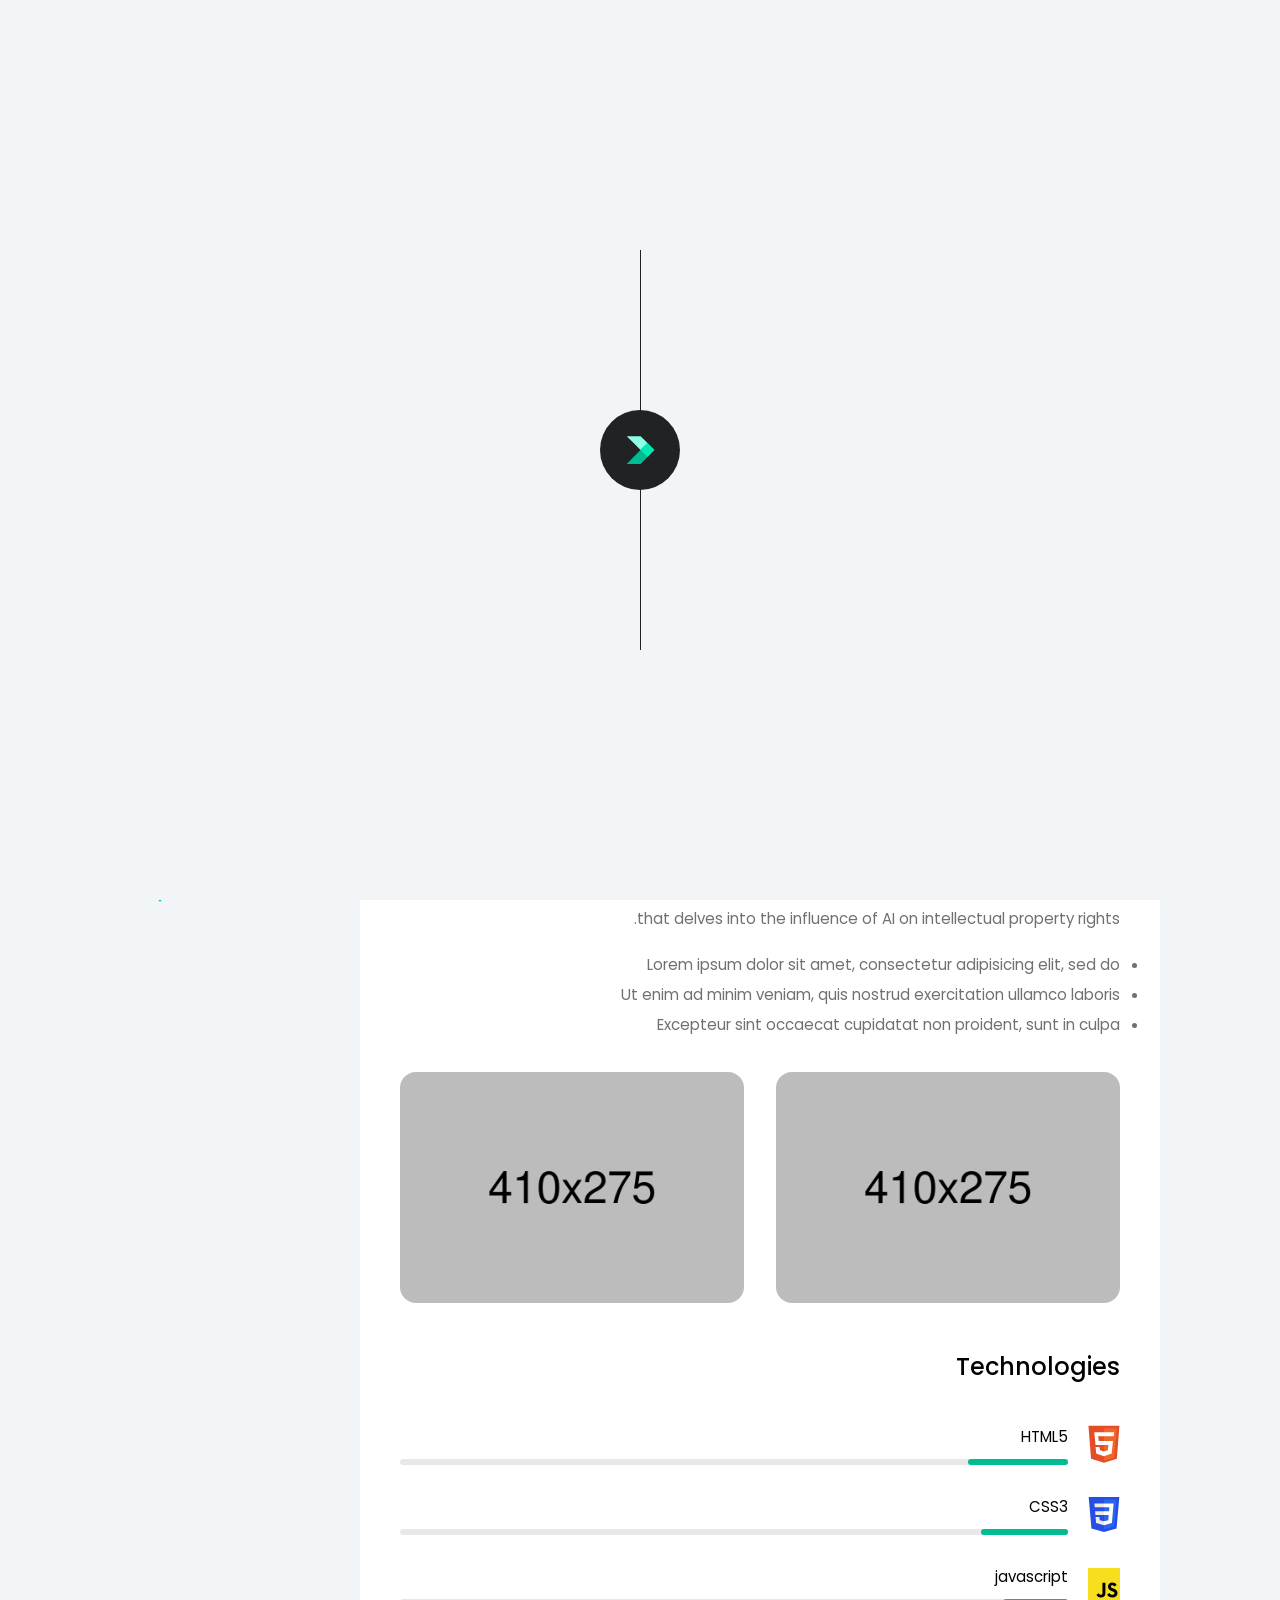
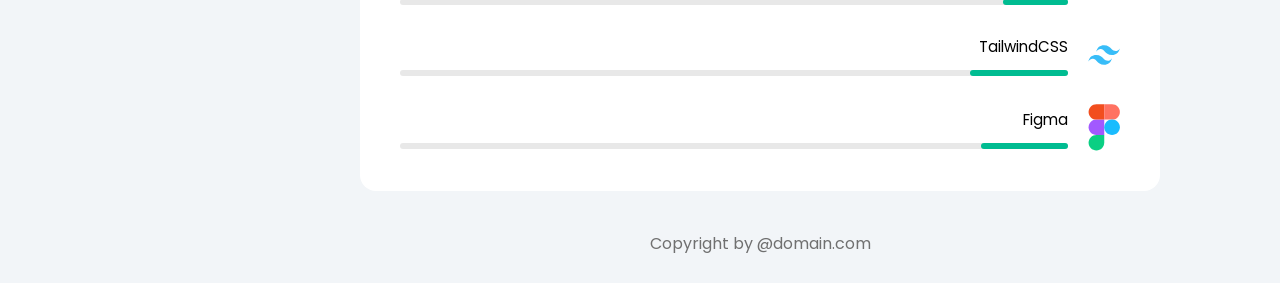
<file: project-single.html>
<!DOCTYPE html>
<html lang="en" class="" dir="rtl">
  <head>
    <!-- Basic Page Needs
    ================================================== -->
    <meta charset="UTF-8" />
    <meta http-equiv="X-UA-Compatible" content="IE=edge" />

    <!-- Specific Meta
    ================================================== -->
    <meta
      name="viewport"
      content="width=device-width, initial-scale=1.0, shrink-to-fit=no"
    />
    <meta
      name="keyword"
      content="resume, cv, portfolio, vcard, responsive, retina, jquery, css3, tailwindcss, material CV, creative, designer, developer, online cv, online resume, powerful portfolio, professional, landing page"
    />
    <meta
      name="description"
      content="Minfo vCard/Resume TailwindCSS HTML Template"
    />
    <meta name="author" content="Themearray" />

    <!-- Site Title
    ================================================== -->
    <title>Minfo- Tailwind CSS Personal Resume/vCard Template</title>

    <!-- Site Favicon
    ================================================== -->
    <link
      rel="shortcut icon"
      href="assets/img/user-sidebar-thumb.png"
      sizes="any"
    />

    <!-- Google Fonts
    ================================================== -->
    <link rel="preconnect" href="https://fonts.googleapis.com" />
    <link rel="preconnect" href="https://fonts.gstatic.com" crossorigin />
    <link
      href="https://fonts.googleapis.com/css2?family=Poppins:wght@200;300;400;500;600;700&display=swap"
      rel="stylesheet"
    />

    <!-- All CSS Here
    ================================================== -->
    <link rel="stylesheet" href="assets/css/fontAwesome5Pro.css" />
    <link rel="stylesheet" href="assets/css/cdheadline.css" />
    <link rel="stylesheet" href="assets/css/swiper-bundle.min.css" />
    <link rel="stylesheet" href="assets/css/style.min.css" />
  </head>

  <body class="relative custom_cursor">
    <!-- Custom Cursor Start -->
    <div
      class="custom_cursor_one fixed top-0 left-0 w-8 h-8 border border-gray-400 rounded-full pointer-events-none"
    ></div>
    <div
      class="custom_cursor_two w-1 h-1 rounded-full border border-gray-400 bg-metborder-gray-400 fixed pointer-events-none left-1/2 top-1/2 -translate-x-1/2 -translate-y-1/2"
    ></div>
    <!-- Custom Cursor End -->

    <!-- App Preloader Start -->
    <div id="preloader">
      <div class="loader_line"></div>
      <div
        class="absolute w-20 h-20 transition-all delay-300 -translate-x-1/2 -translate-y-1/2 rounded-full logo top-1/2 left-1/2 bg-nightBlack border-greyBlack flex-center"
      >
        <img src="assets/img/site-logo.svg" alt="Minfo" />
      </div>
    </div>
    <!-- App Preloader End -->

    <!-- App Start -->
    <div class="relative pt-10 minfo__app max-xl:pt-18">
      <div
        class="menu-overlay fixed top-0 left-0 w-full h-full bg-black/60 transition-all duration-200 z-999 opacity-0 invisible [&.is-menu-open]:visible [&.is-menu-open]:opacity-100"
      ></div>
      <div class="max-lg:px-4">
        <!-- Mobile Menu Bar Start -->
        <div
          class="fixed top-0 left-0 right-0 z-50 flex items-center justify-between p-2 px-3 bg-white/10 mobile-menu-bar sm:px-6 backdrop-blur-md xl:hidden"
        >
          <div class="text-lg font-medium name">
            <a
              href="index.html"
              class="flex items-center gap-2 text-black dark:text-white"
            >
              <img src="assets/img/site-logo.svg" alt="Minfo" />
              <span>Minfo</span>
            </a>
          </div>
          <!-- Mobile Hamburger Menu Start -->
          <button
            class="w-12 h-12 border rounded-full hamburger menu_toggle bg-white dark:bg-nightBlack border-platinum dark:border-greyBlack flex-center"
            type="button"
            aria-label="Open Mobile Menu"
          >
            <svg
              viewBox="0 0 20 12"
              class="w-6"
              xmlns="http://www.w3.org/2000/svg"
            >
              <path
                fill-rule="evenodd"
                clip-rule="evenodd"
                d="M5.33333 11.3333C5.33333 11.1565 5.40357 10.987 5.5286 10.8619C5.65362 10.7369 5.82319 10.6667 6 10.6667H19.3333C19.5101 10.6667 19.6797 10.7369 19.8047 10.8619C19.9298 10.987 20 11.1565 20 11.3333C20 11.5101 19.9298 11.6797 19.8047 11.8047C19.6797 11.9298 19.5101 12 19.3333 12H6C5.82319 12 5.65362 11.9298 5.5286 11.8047C5.40357 11.6797 5.33333 11.5101 5.33333 11.3333ZM2.66667 6C2.66667 5.82319 2.7369 5.65362 2.86193 5.5286C2.98695 5.40357 3.15652 5.33333 3.33333 5.33333H16.6667C16.8435 5.33333 17.013 5.40357 17.1381 5.5286C17.2631 5.65362 17.3333 5.82319 17.3333 6C17.3333 6.17681 17.2631 6.34638 17.1381 6.4714C17.013 6.59643 16.8435 6.66667 16.6667 6.66667H3.33333C3.15652 6.66667 2.98695 6.59643 2.86193 6.4714C2.7369 6.34638 2.66667 6.17681 2.66667 6ZM0 0.666667C0 0.489856 0.0702379 0.320287 0.195262 0.195262C0.320286 0.070238 0.489856 0 0.666667 0H14C14.1768 0 14.3464 0.070238 14.4714 0.195262C14.5964 0.320287 14.6667 0.489856 14.6667 0.666667C14.6667 0.843478 14.5964 1.01305 14.4714 1.13807C14.3464 1.2631 14.1768 1.33333 14 1.33333H0.666667C0.489856 1.33333 0.320286 1.2631 0.195262 1.13807C0.0702379 1.01305 0 0.843478 0 0.666667Z"
                class="fill-theme dark:fill-white"
              />
            </svg>
          </button>
          <!-- Mobile Hamburger Menu End -->
        </div>
        <!-- Mobile Menu Bar End -->

        <!-- Mobile Menu Sidebar Start -->
        <div
          class="mobile-menu fixed top-0 -right-full w-full max-w-mobilemenu bg-flashWhite dark:bg-nightBlack z-999 h-full xl:hidden transition-all duration-300 [&.is-menu-open]:right-0 py-12 px-8 overflow-y-scroll"
        >
          <button
            class="absolute flex items-center justify-center w-9 h-9 text-sm text-white rounded-full close-menu top-4 right-4 bg-greyBlack"
            aria-label="Close Menu"
          >
            <i class="fal fa-times"></i>
          </button>
          <div
            class="mb-6 text-lg font-medium text-black dark:text-white menu-title"
          >
            Menu
          </div>
          <ul class="space-y-5 font-normal main-menu *:relative">
            <li class="group active">
              <a
                href="index.html#home"
                class="flex items-center space-x-2 group"
              >
                <span
                  class="w-5 text-black dark:text-white group-[&.active]:text-theme"
                >
                  <i class="fal fa-home"></i>
                </span>
                <span
                  class="group-[&.active]:text-theme dark:group-[&.active]:text-white group-hover:text-theme transition-colors"
                >
                  Home
                </span>
              </a>
            </li>
            <li class="group">
              <a
                href="index.html#about"
                class="flex items-center space-x-2 group"
              >
                <span
                  class="w-5 text-black dark:text-white group-[&.active]:text-theme"
                >
                  <i class="fal fa-user"></i>
                </span>
                <span
                  class="group-[&.active]:text-theme dark:group-[&.active]:text-white group-hover:text-theme transition-colors"
                >
                  About
                </span>
              </a>
            </li>
            <li class="group">
              <a
                href="index.html#service"
                class="flex items-center space-x-2 group"
              >
                <span
                  class="w-5 text-black dark:text-white group-[&.active]:text-theme"
                >
                  <i class="fal fa-briefcase"></i>
                </span>
                <span
                  class="group-[&.active]:text-theme dark:group-[&.active]:text-white group-hover:text-theme transition-colors"
                >
                  Service
                </span>
              </a>
            </li>
            <li class="group">
              <a
                href="index.html#skill"
                class="flex items-center space-x-2 group"
              >
                <span
                  class="w-5 text-black dark:text-white group-[&.active]:text-theme"
                >
                  <i class="fal fa-graduation-cap"></i>
                </span>
                <span
                  class="group-[&.active]:text-theme dark:group-[&.active]:text-white group-hover:text-theme transition-colors"
                >
                  Skills
                </span>
              </a>
            </li>
            <li class="group">
              <a
                href="index.html#resume"
                class="flex items-center space-x-2 group"
              >
                <span
                  class="w-5 text-black dark:text-white group-[&.active]:text-theme"
                >
                  <i class="fal fa-file-alt"></i>
                </span>
                <span
                  class="group-[&.active]:text-theme dark:group-[&.active]:text-white group-hover:text-theme transition-colors"
                >
                  Resume
                </span>
              </a>
            </li>
            <li class="group">
              <a
                href="index.html#portfolio"
                class="flex items-center space-x-2 group"
              >
                <span
                  class="w-5 text-black dark:text-white group-[&.active]:text-theme"
                >
                  <i class="fal fa-tasks-alt"></i>
                </span>
                <span
                  class="group-[&.active]:text-theme dark:group-[&.active]:text-white group-hover:text-theme transition-colors"
                >
                  Poftfolio
                </span>
              </a>
            </li>
            <li class="group">
              <a
                href="index.html#blog"
                class="flex items-center space-x-2 group"
              >
                <span
                  class="w-5 text-black dark:text-white group-[&.active]:text-theme"
                >
                  <i class="fal fa-blog"></i>
                </span>
                <span
                  class="group-[&.active]:text-theme dark:group-[&.active]:text-white group-hover:text-theme transition-colors"
                >
                  Blog
                </span>
              </a>
            </li>
            <li class="group">
              <a
                href="index.html#testimonial"
                class="flex items-center space-x-2 group"
              >
                <span
                  class="w-5 text-black dark:text-white group-[&.active]:text-theme"
                >
                  <i class="fal fa-comment-alt-lines"></i>
                </span>
                <span
                  class="group-[&.active]:text-theme dark:group-[&.active]:text-white group-hover:text-theme transition-colors"
                >
                  Testimonial
                </span>
              </a>
            </li>
            <li class="group">
              <a
                href="index.html#contact"
                class="flex items-center space-x-2 group"
              >
                <span
                  class="w-5 text-black dark:text-white group-[&.active]:text-theme"
                >
                  <i class="fal fa-envelope"></i>
                </span>
                <span
                  class="group-[&.active]:text-theme dark:group-[&.active]:text-white group-hover:text-theme transition-colors"
                >
                  Contact
                </span>
              </a>
            </li>
          </ul>
          <br /><br />
          <div
            class="mb-4 font-medium text-black dark:text-white menu-title text-md"
          >
            Get in Touch
          </div>

          <!-- Social Share Icon Start  -->
          <div class="flex items-center space-x-4 social-icons *:flex">
            <a href="#" title="Share with Facebook">
              <i class="fab fa-facebook-f"></i>
            </a>
            <a href="#" title="Share with Linkedin">
              <i class="fab fa-linkedin-in"></i>
            </a>
            <a href="#" title="Share with X">
              <i class="fab fa-twitter"></i>
            </a>
            <a href="#" title="Share with X">
              <i class="fab fa-instagram"></i>
            </a>
          </div>
          <!-- Social Share Icon End  -->
        </div>
        <!-- Mobile Menu Sidebar End -->

        <!-- Sidebar Profile Start -->
        <div
          class="w-full mx-auto minfo__sidebar__wrapper xl:fixed xl:top-1/2 xl:left-4 2xl:left-14 xl:-translate-y-1/2 md:max-w-sidebar xl:max-2xl:max-w-xs z-999"
        >
          <div
            class="p-3 max-xl:mb-3 overflow-hidden minfo__sidebar bg-white dark:bg-nightBlack rounded-2xl"
          >
            <div class="mx-4 mt-12 text-center user-info lg:mx-6">
              <a
                href="index.html"
                class="w-36 h-36 mb-2.5 block mx-auto border-6 border-platinum dark:border-[#2f2f2f] overflow-hidden rounded-full *:w-full *:h-full *:rounded-full"
              >
                <img
                  src="assets/img/user-sidebar-thumb.png"
                  class="hidden dark:block"
                  alt="Brown Reddick"
                />
                <!--Image for Dark Version -->
                <img
                  src="assets/img/user-sidebar-thumb-light.png"
                  class="dark:hidden"
                  alt="Brown Reddick"
                />
                <!--Image for Light Version -->
              </a>
              <h6
                class="mb-1 text-lg font-semibold text-black dark:text-white name"
              >
                Brown Reddick
              </h6>
              <div class="leading-none cd-headline clip is-full-width">
                <h6
                  class="text-sm cd-words-wrapper designation text-theme after:!bg-theme *:font-normal"
                >
                  <b class="is-visible">Web Developer</b>
                  <b>Photographers</b>
                  <b>Web Designer</b>
                </h6>
              </div>
            </div>
            <div
              class="pt-6 mx-4 border-t lg:mx-6 user-meta-info md:mx-7 my-7 border-platinum dark:border-metalBlack"
            >
              <ul class="space-y-3 *:flex *:text-sm">
                <li>
                  <span class="flex-1 font-medium text-black dark:text-white"
                    >Residence:</span
                  >
                  <span>Canada</span>
                </li>
                <li>
                  <span class="flex-1 font-medium text-black dark:text-white"
                    >City:</span
                  >
                  <span>Toronto</span>
                </li>
                <li>
                  <span class="flex-1 font-medium text-black dark:text-white"
                    >Age:</span
                  >
                  <span>26</span>
                </li>
              </ul>
            </div>

            <div
              class="px-4 py-5 lg:py-6 lg:px-6 rounded-2xl md:px-8 bg-flashWhite dark:bg-metalBlack"
            >
              <div class="text-sm font-medium text-black dark:text-white">
                Skills
              </div>
              <div
                class="flex items-center justify-between my-4 space-x-4 skills_circle *:space-y-2 *:text-center"
              >
                <div class="progressCircle">
                  <div
                    class="relative w-12 h-12 circle"
                    data-percent="90"
                    data-circlefill="#00BC91"
                    data-circleempty="#777777"
                  >
                    <div
                      class="absolute inset-0 text-[13px] font-medium label flex-center"
                    >
                      90%
                    </div>
                  </div>
                  <p
                    class="text-[13px] font-normal dark:font-light text-black dark:text-white/90"
                  >
                    HTML
                  </p>
                </div>
                <div class="progressCircle">
                  <div
                    class="relative w-12 h-12 circle"
                    data-percent="80"
                    data-circlefill="#00BC91"
                    data-circleempty="#777777"
                  >
                    <div
                      class="absolute inset-0 text-[13px] font-medium label flex-center"
                    >
                      80%
                    </div>
                  </div>
                  <p
                    class="text-[13px] font-normal dark:font-light text-black dark:text-white/90"
                  >
                    CSS
                  </p>
                </div>
                <div class="progressCircle">
                  <div
                    class="relative w-12 h-12 circle"
                    data-percent="80"
                    data-circlefill="#00BC91"
                    data-circleempty="#777777"
                  >
                    <div
                      class="absolute inset-0 text-[13px] font-medium label flex-center"
                    >
                      80%
                    </div>
                  </div>
                  <p
                    class="text-[13px] font-normal dark:font-light text-black dark:text-white/90"
                  >
                    JS
                  </p>
                </div>
                <div class="progressCircle">
                  <div
                    class="relative w-12 h-12 circle"
                    data-percent="90"
                    data-circlefill="#00BC91"
                    data-circleempty="#777777"
                  >
                    <div
                      class="absolute inset-0 text-[13px] font-medium label flex-center"
                    >
                      90%
                    </div>
                  </div>
                  <p
                    class="text-[13px] font-normal dark:font-light text-black dark:text-white/90"
                  >
                    PHP
                  </p>
                </div>
              </div>
              <div class="mt-6">
                <a
                  href="#"
                  download
                  class="text-center text-sm border border-theme bg-theme flex items-center justify-center gap-2 text-white rounded-4xl py-3.5 transition duration-300 text-[15px] font-semibold hover:bg-themeHover hover:border-themeHover"
                >
                  DOWNLOAD CV
                  <span class="animate-bounce">
                    <svg
                      width="18"
                      height="18"
                      viewBox="0 0 15 16"
                      fill="none"
                      xmlns="http://www.w3.org/2000/svg"
                    >
                      <path
                        d="M12.0724 4.92378C12.0726 4.91034 12.0726 4.89691 12.0726 4.88368C12.0726 2.53968 10.1657 0.632812 7.82171 0.632812C5.47771 0.632812 3.57084 2.53968 3.57084 4.88368C3.57084 4.89691 3.57084 4.91055 3.57104 4.92378C1.95417 5.0992 0.691406 6.47267 0.691406 8.13554C0.691406 9.91704 2.14059 11.3662 3.92209 11.3662H4.33138C4.55606 11.3662 4.7384 11.1839 4.7384 10.9592C4.7384 10.7345 4.55606 10.5522 4.33138 10.5522H3.92209C2.58952 10.5522 1.50544 9.46811 1.50544 8.13554C1.50544 6.80297 2.58952 5.71888 3.92209 5.71888H4.00309C4.11868 5.71888 4.22898 5.66963 4.30611 5.58355C4.38345 5.49726 4.42028 5.38248 4.40766 5.2673C4.3924 5.12769 4.38487 5.00233 4.38487 4.88348C4.38487 2.98842 5.92665 1.44664 7.82171 1.44664C9.71678 1.44664 11.2586 2.98842 11.2586 4.88348C11.2586 5.00233 11.251 5.12769 11.2358 5.2673C11.2231 5.38228 11.26 5.49726 11.3373 5.58355C11.4144 5.66963 11.5247 5.71888 11.6403 5.71888H11.7217C13.0541 5.71888 14.138 6.80297 14.138 8.13554C14.138 9.46811 13.0541 10.5522 11.7217 10.5522H11.288C11.0634 10.5522 10.881 10.7345 10.881 10.9592C10.881 11.1839 11.0634 11.3662 11.288 11.3662H11.7217C13.5028 11.3662 14.952 9.91704 14.952 8.13554C14.952 6.47247 13.6892 5.099 12.0724 4.92378Z"
                        fill="white"
                      />
                      <path
                        d="M6.26314 11.942C6.0877 12.1876 6.26327 12.5288 6.5651 12.5288H8.81272L7.3764 14.5396C7.25728 14.7064 7.29591 14.9382 7.46268 15.0573C7.62945 15.1764 7.86122 15.1378 7.98034 14.971L9.83579 12.3734C10.0112 12.1278 9.83566 11.7866 9.53382 11.7866H7.2862L8.72252 9.77578C8.84164 9.609 8.80302 9.37724 8.63624 9.25811C8.46947 9.13899 8.23771 9.17762 8.11858 9.34439L6.26314 11.942Z"
                        fill="white"
                      />
                    </svg>
                  </span>
                </a>
              </div>
            </div>

            <svg class="absolute w-0 h-0">
              <clipPath
                id="my-clip-path"
                clipPathUnits="objectBoundingBox"
                stroke="white"
                stroke-width="2"
              >
                <path
                  d="M0.001,0.031 C0.001,0.014,0.026,0.001,0.055,0.001 H0.492 C0.506,0.001,0.52,0.004,0.53,0.009 L0.61,0.052 C0.62,0.057,0.634,0.06,0.649,0.06 H0.947 C0.977,0.06,1,0.074,1,0.091 V0.971 C1,0.987,0.977,1,0.947,1 H0.055 C0.026,1,0.001,0.987,0.001,0.971 V0.031"
                ></path>
              </clipPath>
            </svg>
          </div>
        </div>
        <!-- Sidebar Profile End -->

        <!-- Nav/Navigation Start -->
        <div
          class="minfo__nav__wrapper bg-snowWhite dark:bg-power__black max-xl:hidden fixed top-1/2 -translate-y-1/2 right-4 2xl:right-14 z-999 flex items-center flex-col gap-4 border border-platinum dark:border-metalBlack rounded-4xl px-2.5 py-4"
        >
          <!-- Site Logo Start -->
          <div
            class="flex border rounded-full logo w-15 h-15 border-platinum dark:border-metalBlack flex-center hover:bg-white dark:hover:bg-metalBlack"
          >
            <a href="index.html">
              <img src="assets/img/site-logo.svg" alt="Minfo" />
            </a>
          </div>
          <!-- Site Logo Start -->

          <!-- Main Menu/Navigation Start -->
          <div class="my-4 menu">
            <ul class="space-y-2 text-center *:relative">
              <li class="group">
                <a
                  href="index.html#home"
                  class="w-9 h-9 rounded-full flex-center group-[&.active]:bg-white dark:group-[&.active]:bg-metalBlack group-hover:bg-white dark:group-hover:bg-metalBlack transition-all duration-300 before:content-[attr(data-title)] before:absolute before:right-10 before:bg-white dark:before:bg-metalBlack before:text-sm text-theme dark:before:text-white before:px-4 before:py-2 before:rounded-md before:font-normal dark:before:font-light before:opacity-0 before:transition-all before:duration-200 group-hover:before:opacity-100 after:content-[''] after:absolute after:w-0 after:h-0 after:right-8 after:border-solid after:border-t-4 after:border-r-0 after:border-b-4 after:border-l-8 after:border-t-transparent after:border-r-transparent after:border-b-transparent after:border-l-white dark:after:border-l-metalBlack after:opacity-0 after:transition-all after:duration-200 group-hover:after:opacity-100"
                  data-title="Home"
                >
                  <span
                    class="text-black dark:text-white group-hover:text-theme group-[&.active]:text-theme"
                  >
                    <i class="fal fa-home"></i>
                  </span>
                </a>
              </li>
              <li class="group">
                <a
                  href="index.html#about"
                  class="w-9 h-9 rounded-full flex-center group-[&.active]:bg-white dark:group-[&.active]:bg-metalBlack group-hover:bg-white dark:group-hover:bg-metalBlack transition-all duration-300 before:content-[attr(data-title)] before:absolute before:right-10 before:bg-white dark:before:bg-metalBlack before:text-sm text-theme dark:before:text-white before:px-4 before:py-2 before:rounded-md before:font-normal dark:before:font-light before:opacity-0 before:transition-all before:duration-200 group-hover:before:opacity-100 after:content-[''] after:absolute after:w-0 after:h-0 after:right-8 after:border-solid after:border-t-4 after:border-r-0 after:border-b-4 after:border-l-8 after:border-t-transparent after:border-r-transparent after:border-b-transparent after:border-l-white dark:after:border-l-metalBlack after:opacity-0 after:transition-all after:duration-200 group-hover:after:opacity-100"
                  data-title="About"
                >
                  <span
                    class="text-black dark:text-white group-hover:text-theme group-[&.active]:text-theme"
                  >
                    <i class="fal fa-user"></i>
                  </span>
                </a>
              </li>
              <li class="relative group">
                <a
                  href="index.html#service"
                  class="w-9 h-9 rounded-full flex-center group-[&.active]:bg-white dark:group-[&.active]:bg-metalBlack group-hover:bg-white dark:group-hover:bg-metalBlack transition-all duration-300 before:content-[attr(data-title)] before:absolute before:right-10 before:bg-white dark:before:bg-metalBlack before:text-sm text-theme dark:before:text-white before:px-4 before:py-2 before:rounded-md before:font-normal dark:before:font-light before:opacity-0 before:transition-all before:duration-200 group-hover:before:opacity-100 after:content-[''] after:absolute after:w-0 after:h-0 after:right-8 after:border-solid after:border-t-4 after:border-r-0 after:border-b-4 after:border-l-8 after:border-t-transparent after:border-r-transparent after:border-b-transparent after:border-l-white dark:after:border-l-metalBlack after:opacity-0 after:transition-all after:duration-200 group-hover:after:opacity-100"
                  data-title="Service"
                >
                  <span
                    class="text-black dark:text-white group-hover:text-theme group-[&.active]:text-theme"
                  >
                    <i class="fal fa-briefcase"></i>
                  </span>
                </a>
              </li>
              <li class="group">
                <a
                  href="index.html#skill"
                  class="w-9 h-9 rounded-full flex-center group-[&.active]:bg-white dark:group-[&.active]:bg-metalBlack group-hover:bg-white dark:group-hover:bg-metalBlack transition-all duration-300 before:content-[attr(data-title)] before:absolute before:right-10 before:bg-white dark:before:bg-metalBlack before:text-sm text-theme dark:before:text-white before:px-4 before:py-2 before:rounded-md before:font-normal dark:before:font-light before:opacity-0 before:transition-all before:duration-200 group-hover:before:opacity-100 after:content-[''] after:absolute after:w-0 after:h-0 after:right-8 after:border-solid after:border-t-4 after:border-r-0 after:border-b-4 after:border-l-8 after:border-t-transparent after:border-r-transparent after:border-b-transparent after:border-l-white dark:after:border-l-metalBlack after:opacity-0 after:transition-all after:duration-200 group-hover:after:opacity-100"
                  data-title="Skills"
                >
                  <span
                    class="text-black dark:text-white group-hover:text-theme group-[&.active]:text-theme"
                  >
                    <i class="fal fa-graduation-cap"></i>
                  </span>
                </a>
              </li>
              <li class="group">
                <a
                  href="index.html#resume"
                  class="w-9 h-9 rounded-full flex-center group-[&.active]:bg-white dark:group-[&.active]:bg-metalBlack group-hover:bg-white dark:group-hover:bg-metalBlack transition-all duration-300 before:content-[attr(data-title)] before:absolute before:right-10 before:bg-white dark:before:bg-metalBlack before:text-sm text-theme dark:before:text-white before:px-4 before:py-2 before:rounded-md before:font-normal dark:before:font-light before:opacity-0 before:transition-all before:duration-200 group-hover:before:opacity-100 after:content-[''] after:absolute after:w-0 after:h-0 after:right-8 after:border-solid after:border-t-4 after:border-r-0 after:border-b-4 after:border-l-8 after:border-t-transparent after:border-r-transparent after:border-b-transparent after:border-l-white dark:after:border-l-metalBlack after:opacity-0 after:transition-all after:duration-200 group-hover:after:opacity-100"
                  data-title="Resume"
                >
                  <span
                    class="text-black dark:text-white group-hover:text-theme group-[&.active]:text-theme"
                  >
                    <i class="fal fa-file-alt"></i>
                  </span>
                </a>
              </li>
              <li class="group active">
                <a
                  href="index.html#portfolio"
                  class="w-9 h-9 rounded-full flex-center group-[&.active]:bg-white dark:group-[&.active]:bg-metalBlack group-hover:bg-white dark:group-hover:bg-metalBlack transition-all duration-300 before:content-[attr(data-title)] before:absolute before:right-10 before:bg-white dark:before:bg-metalBlack before:text-sm text-theme dark:before:text-white before:px-4 before:py-2 before:rounded-md before:font-normal dark:before:font-light before:opacity-0 before:transition-all before:duration-200 group-hover:before:opacity-100 after:content-[''] after:absolute after:w-0 after:h-0 after:right-8 after:border-solid after:border-t-4 after:border-r-0 after:border-b-4 after:border-l-8 after:border-t-transparent after:border-r-transparent after:border-b-transparent after:border-l-white dark:after:border-l-metalBlack after:opacity-0 after:transition-all after:duration-200 group-hover:after:opacity-100"
                  data-title="Poftfolio"
                >
                  <span
                    class="text-black dark:text-white group-hover:text-theme group-[&.active]:text-theme"
                  >
                    <i class="fal fa-tasks-alt"></i>
                  </span>
                </a>
              </li>
              <li class="group">
                <a
                  href="index.html#blog"
                  class="w-9 h-9 rounded-full flex-center group-[&.active]:bg-white dark:group-[&.active]:bg-metalBlack group-hover:bg-white dark:group-hover:bg-metalBlack transition-all duration-300 before:content-[attr(data-title)] before:absolute before:right-10 before:bg-white dark:before:bg-metalBlack before:text-sm text-theme dark:before:text-white before:px-4 before:py-2 before:rounded-md before:font-normal dark:before:font-light before:opacity-0 before:transition-all before:duration-200 group-hover:before:opacity-100 after:content-[''] after:absolute after:w-0 after:h-0 after:right-8 after:border-solid after:border-t-4 after:border-r-0 after:border-b-4 after:border-l-8 after:border-t-transparent after:border-r-transparent after:border-b-transparent after:border-l-white dark:after:border-l-metalBlack after:opacity-0 after:transition-all after:duration-200 group-hover:after:opacity-100"
                  data-title="Blog"
                >
                  <span
                    class="text-black dark:text-white group-hover:text-theme group-[&.active]:text-theme"
                  >
                    <i class="fal fa-blog"></i>
                  </span>
                </a>
              </li>
              <li class="group">
                <a
                  href="index.html#testimonial"
                  class="w-9 h-9 rounded-full flex-center group-[&.active]:bg-white dark:group-[&.active]:bg-metalBlack group-hover:bg-white dark:group-hover:bg-metalBlack transition-all duration-300 before:content-[attr(data-title)] before:absolute before:right-10 before:bg-white dark:before:bg-metalBlack before:text-sm text-theme dark:before:text-white before:px-4 before:py-2 before:rounded-md before:font-normal dark:before:font-light before:opacity-0 before:transition-all before:duration-200 group-hover:before:opacity-100 after:content-[''] after:absolute after:w-0 after:h-0 after:right-8 after:border-solid after:border-t-4 after:border-r-0 after:border-b-4 after:border-l-8 after:border-t-transparent after:border-r-transparent after:border-b-transparent after:border-l-white dark:after:border-l-metalBlack after:opacity-0 after:transition-all after:duration-200 group-hover:after:opacity-100"
                  data-title="Testimonial"
                >
                  <span
                    class="text-black dark:text-white group-hover:text-theme group-[&.active]:text-theme"
                  >
                    <i class="fal fa-comment-alt-lines"></i>
                  </span>
                </a>
              </li>
              <li class="group">
                <a
                  href="index.html#contact"
                  class="w-9 h-9 rounded-full flex-center group-[&.active]:bg-white dark:group-[&.active]:bg-metalBlack group-hover:bg-white dark:group-hover:bg-metalBlack transition-all duration-300 before:content-[attr(data-title)] before:absolute before:right-10 before:bg-white dark:before:bg-metalBlack before:text-sm text-theme dark:before:text-white before:px-4 before:py-2 before:rounded-md before:font-normal dark:before:font-light before:opacity-0 before:transition-all before:duration-200 group-hover:before:opacity-100 after:content-[''] after:absolute after:w-0 after:h-0 after:right-8 after:border-solid after:border-t-4 after:border-r-0 after:border-b-4 after:border-l-8 after:border-t-transparent after:border-r-transparent after:border-b-transparent after:border-l-white dark:after:border-l-metalBlack after:opacity-0 after:transition-all after:duration-200 group-hover:after:opacity-100"
                  data-title="Contact"
                >
                  <span
                    class="text-black dark:text-white group-hover:text-theme group-[&.active]:text-theme"
                  >
                    <i class="fal fa-envelope"></i>
                  </span>
                </a>
              </li>
            </ul>
          </div>
          <!-- Main Menu/Navigation End -->

          <!-- Share Button Wrapper Start -->
          <div class="relative share group">
            <button
              class="w-10 h-10 text-sm border rounded-full border-platinum dark:border-metalBlack flex-center group-hover:bg-white dark:group-hover:bg-metalBlack text-black dark:text-white"
              aria-label="Share"
            >
              <i class="fal fa-share-alt"></i>
            </button>

            <!-- Social Share Icon Start  -->
            <div
              class="absolute bottom-0 flex items-center invisible px-5 py-6 space-x-3 transition-all duration-300 -translate-y-1/2 opacity-0 social-icons top-1/2 bg-white dark:bg-nightBlack rounded-4xl right-6 group-hover:opacity-100 group-hover:visible group-hover:right-10 -z-1 *:flex *:transition *:duration-200"
            >
              <a href="#" class="hover:text-theme" title="Share with Facebook">
                <i class="fab fa-facebook"></i>
              </a>
              <a href="#" class="hover:text-theme" title="Share with Linkedin">
                <i class="fab fa-linkedin-in"></i>
              </a>
              <a href="#" class="hover:text-theme" title="Share with X">
                <i class="fab fa-twitter"></i>
              </a>
              <a href="#" class="hover:text-theme" title="Share with X">
                <i class="fab fa-instagram"></i>
              </a>
            </div>
            <!-- Social Share Icon End  -->
          </div>
          <!-- Share Button Wrapper End -->
        </div>
        <!-- Nav/Navigation End -->

        <!-- Main Content Start -->
        <div
          class="minfo__contentBox relative mx-auto max-w-container xl:max-2xl:max-w-65rem"
        >
          <!-- Project Details Section Start -->
          <div
            class="py-3.5 max-w-content xl:max-2xl:max-w-50rem max-xl:mx-auto xl:ml-auto"
          >
            <div
              class="px-5 py-8 md:p-8 bg-white dark:bg-nightBlack rounded-2xl lg:p-10 2xl:p-13"
            >
              <div
                class="inline-flex items-center gap-2 px-4 py-2 text-xs tracking-wide text-black dark:text-white border lg:px-5 section-name border-platinum dark:border-greyBlack200 rounded-4xl"
              >
                <i class="fal fa-tasks-alt text-theme"></i>
                Project Details
              </div>

              <h2
                class="text-2xl font-semibold leading-normal text-black dark:text-white mt-7 lg:mt-10 article-title lg:text-3xl lg:leading-normal"
              >
                Three wine glasses filled with candies
              </h2>
              <div
                class="mb-4 overflow-hidden mt-7 xl:my-8 thumb rounded-xl xl:rounded-2xl"
              >
                <img
                  src="assets/img/portfolio/portfolio-img1-xl.png"
                  class="w-full"
                  alt="Project Thumbnail Image"
                />
              </div>
              <div
                class="post-meta sm:flex items-center justify-between my-8 mb-10 max-sm:space-y-3.5"
              >
                <div>
                  <h6 class="text-black dark:text-white">CLIENT</h6>
                  <p class="text-regular">Envato Theme</p>
                </div>
                <div>
                  <h6 class="text-black dark:text-white">SERVICES:</h6>
                  <p class="text-regular">Tips & Tricks, Design</p>
                </div>
                <div>
                  <h6 class="text-black dark:text-white">DURATION</h6>
                  <p class="text-regular">108 hrs</p>
                </div>
              </div>

              <div>
                <h3
                  class="mb-3 text-lg font-medium text-black dark:text-white xl:text-2xl"
                >
                  Project Description
                </h3>
                <p class="text-regular !leading-[2]">
                  Patent authorities globally are grappling with the challenge
                  of redefining their approach to handling inventions generated
                  not by human ingenuity but by AI. It has sparked considerable
                  debate within the intellectual property community. This
                  analysis initiates a three-part series that delves into the
                  influence of AI on intellectual property rights.
                </p>
                <ul class="text-regular !leading-[2] list-disc ml-6 my-4">
                  <li>
                    Lorem ipsum dolor sit amet, consectetur adipisicing elit,
                    sed do
                  </li>
                  <li>
                    Ut enim ad minim veniam, quis nostrud exercitation ullamco
                    laboris
                  </li>
                  <li>
                    Excepteur sint occaecat cupidatat non proident, sunt in
                    culpa
                  </li>
                </ul>

                <div class="grid gap-5 my-8 sm:grid-cols-2 md:gap-8">
                  <div class="overflow-hidden rounded-xl xl:rounded-2xl">
                    <img
                      src="assets/img/portfolio/portfolio-img1-2.png"
                      class="w-full"
                      alt="Project Inner Colum Image"
                    />
                  </div>
                  <div class="overflow-hidden rounded-xl xl:rounded-2xl">
                    <img
                      src="assets/img/portfolio/portfolio-img1-1.png"
                      class="w-full"
                      alt="Project Inner Colum Image"
                    />
                  </div>
                </div>

                <h3
                  class="mt-12 mb-10 text-2xl font-medium text-black dark:text-white"
                >
                  Technologies
                </h3>
                <div class="progressbar-wrap space-y-7">
                  <div class="flex flex-wrap items-center gap-5 progressbar">
                    <div class="w-8 icon">
                      <img src="assets/img/skill/html.svg" alt="HTML5" />
                    </div>
                    <div class="flex-1 bar" data-percentage="90%">
                      <h5
                        class="mb-2 text-black dark:text-white progress-title-holder text-regular"
                      >
                        <span class="progress-title">HTML5</span>
                      </h5>
                      <div
                        class="progress-outer bg-platinum dark:bg-greyBlack h-1.5 rounded-2xl"
                      >
                        <div
                          class="progress-content bg-theme h-1.5 w-0 rounded-2xl"
                        ></div>
                      </div>
                    </div>
                  </div>
                  <div class="flex flex-wrap items-center gap-5 progressbar">
                    <div class="w-8 icon">
                      <img src="assets/img/skill/css.svg" alt="CSS3" />
                    </div>
                    <div class="flex-1 bar" data-percentage="80%">
                      <h5
                        class="mb-2 text-black dark:text-white progress-title-holder text-regular"
                      >
                        <span class="progress-title">CSS3</span>
                      </h5>
                      <div
                        class="progress-outer bg-platinum dark:bg-greyBlack h-1.5 rounded-2xl"
                      >
                        <div
                          class="progress-content bg-theme h-1.5 w-0 rounded-2xl"
                        ></div>
                      </div>
                    </div>
                  </div>
                  <div class="flex flex-wrap items-center gap-5 progressbar">
                    <div class="w-8 icon">
                      <img src="assets/img/skill/js.svg" alt="javascript" />
                    </div>
                    <div class="flex-1 bar" data-percentage="60%">
                      <h5
                        class="mb-2 text-black dark:text-white progress-title-holder text-regular"
                      >
                        <span class="progress-title">javascript</span>
                      </h5>
                      <div
                        class="progress-outer bg-platinum dark:bg-greyBlack h-1.5 rounded-2xl"
                      >
                        <div
                          class="progress-content bg-theme h-1.5 w-0 rounded-2xl"
                        ></div>
                      </div>
                    </div>
                  </div>
                  <div class="flex flex-wrap items-center gap-5 progressbar">
                    <div class="w-8 icon">
                      <img
                        src="assets/img/skill/tailwind.svg"
                        alt="TailwindCSS"
                      />
                    </div>
                    <div class="flex-1 bar" data-percentage="90%">
                      <h5
                        class="mb-2 text-black dark:text-white progress-title-holder text-regular"
                      >
                        <span class="progress-title">TailwindCSS</span>
                      </h5>
                      <div
                        class="progress-outer bg-platinum dark:bg-greyBlack h-1.5 rounded-2xl"
                      >
                        <div
                          class="progress-content bg-theme h-1.5 w-0 rounded-2xl"
                        ></div>
                      </div>
                    </div>
                  </div>
                  <div class="flex flex-wrap items-center gap-5 progressbar">
                    <div class="w-8 icon">
                      <img src="assets/img/skill/figma.svg" alt="TailwindCSS" />
                    </div>
                    <div class="flex-1 bar" data-percentage="80%">
                      <h5
                        class="mb-2 text-black dark:text-white progress-title-holder text-regular"
                      >
                        <span class="progress-title">Figma</span>
                      </h5>
                      <div
                        class="progress-outer bg-platinum dark:bg-greyBlack h-1.5 rounded-2xl"
                      >
                        <div
                          class="progress-content bg-theme h-1.5 w-0 rounded-2xl"
                        ></div>
                      </div>
                    </div>
                  </div>
                </div>
              </div>
            </div>
          </div>
          <!-- Project Details Section End -->
        </div>
        <!-- Main Content End -->

        <!-- Footer Start -->
        <footer
          class="mx-auto minfo__contentBox max-w-container xl:max-2xl:max-w-65rem"
        >
          <div
            class="footer-container text-center py-6 max-w-content xl:max-2xl:max-w-50rem max-xl:mx-auto xl:ml-auto"
          >
            <p>
              Copyright by
              <a href="#" class="transition-colors">@domain.com</a>
            </p>
          </div>
        </footer>
        <!-- Footer End -->
      </div>
    </div>
    <!-- App End -->

    <!-- Background Line and Animation -->
    <div
      class="bg-lines fixed inset-0 -z-1 md:max-xl:max-w-[45rem] xl:max-w-60rem 2xl:max-w-container mx-auto max-sm:px-8 sm:max-xl:px-12"
    >
      <div
        class="line-wrapper max-w-[1130px] w-full h-full ml-auto 2xl:-mr-24 relative flex justify-between *:w-px *:h-full *:border-r *:border-dashed *:border-slate-300 dark:*:border-metalBlack *:relative *:before:absolute *:before:bg-theme *:before:rotate-45 *:before:-left-1 *:before:w-2 *:before:h-2"
      >
        <div class="line1 before:animate-top_bottom"></div>
        <div
          class="line2 before:bottom-0 before:animate-bottom_top before:animate-delay-3s"
        ></div>
        <div
          class="line3 before:animate-top_bottom before:animate-delay-3s"
        ></div>
        <div
          class="line4 before:bottom-0 before:animate-bottom_top before:animate-delay-2s"
        ></div>
      </div>
    </div>
    <!-- Ends Here -->

    <!-- Style Switcher Started -->
    <div
      class="style-switcher fixed right-0 top-1/2 -translate-y-1/2 translate-x-[15rem] w-[15rem] [&.active]:translate-x-0 transition z-[9999]"
    >
      <div
        class="toggle-btn absolute -left-15 w-15 h-15 bg-white dark:bg-nightBlack text-black dark:text-white flex-center cursor-pointer rounded-[.5rem_0_0_.5rem] select-none shadow-sm shadow-slate-400"
      >
        <span class="fal fa-cog fa-spin"></span>
      </div>

      <div
        class="theme-select shadow-sm shadow-slate-400 px-6 py-4 bg-white dark:bg-nightBlack rounded-[0_0_0_.5rem]"
      >
        <h5 class="font-medium mb-2 !text-black dark:!text-white text-lg">
          Theme Mode
        </h5>

        <div class="flex items-center justify-between gap-4">
          <div
            class="switcher-input rounded-lg text-xl flex-[1] text-center transition cursor-pointer"
            data-theme="dark"
          >
            <button
              class="border w-full px-4 py-4 flex flex-col gap-1 justify-center items-center [&.active]:bg-flashWhite [&.active]:text-black dark:text-white rounded-md"
              id="dark_theme"
              title="Active Dark Theme"
            >
              <i class="fal fa-moon"></i>
            </button>
          </div>
          <div
            class="switcher-input rounded-lg text-lg flex-[1] text-center transition cursor-pointer"
            data-theme="light"
          >
            <button
              class="border w-full px-4 py-4 flex flex-col gap-1 justify-center items-center [&.active]:bg-flashWhite [&.active]:text-black dark:text-white rounded-md"
              id="light_theme"
              title="Active Light Theme"
            >
              <i class="fal fa-sun"></i>
            </button>
          </div>
        </div>
      </div>
    </div>
    <!-- Style Switcher End -->

    <!-- Js Library Start -->
    <script src="assets/js/jquery-3.6.0.min.js"></script>
    <script src="assets/js/waypoints.min.js"></script>
    <script src="assets/js/tw-elements.umd.min.js"></script>
    <script src="assets/js/cd-headline.js"></script>
    <script src="assets/js/jquery.counterup.min.js"></script>
    <script src="assets/js/swiper-bundle.min.js"></script>
    <script src="assets/js/scrollIt.min.js"></script>
    <script src="assets/js/circle-progress.min.js"></script>
    <script src="assets/js/script.js"></script>
    <script src="assets/js/theme-mode.js"></script>
    <!-- Js Library End -->
  </body>
</html>
</file>
<file: assets/css/cdheadline.css>
*,*::after,*::before{-webkit-box-sizing:border-box;-moz-box-sizing:border-box;box-sizing:border-box}.cd-title{position:relative;height:160px;line-height:230px;text-align:center}.cd-title h1{font-size:2.4rem;font-weight:700}@media only screen and (min-width:768px){.cd-title{line-height:250px}}@media only screen and (min-width:1170px){.cd-title{height:200px;line-height:300px}.cd-title h1{font-size:3rem}}.cd-intro{width:90%;max-width:768px;text-align:center}.cd-intro{margin:4em auto}@media only screen and (min-width:768px){.cd-intro{margin:5em auto}}@media only screen and (min-width:1170px){.cd-intro{margin:6em auto}}.cd-words-wrapper{display:inline-block;position:relative;text-align:left}.cd-words-wrapper b{display:inline-block;position:absolute;white-space:nowrap;left:0;top:0}.cd-words-wrapper b.is-visible{position:relative}.no-js .cd-words-wrapper b{opacity:0}.no-js .cd-words-wrapper b.is-visible{opacity:1}.cd-headline.rotate-1 .cd-words-wrapper{-webkit-perspective:300px;-moz-perspective:300px;perspective:300px}.cd-headline.rotate-1 b{opacity:0;-webkit-transform-origin:50% 100%;-moz-transform-origin:50% 100%;-ms-transform-origin:50% 100%;-o-transform-origin:50% 100%;transform-origin:50% 100%;-webkit-transform:rotateX(180deg);-moz-transform:rotateX(180deg);-ms-transform:rotateX(180deg);-o-transform:rotateX(180deg);transform:rotateX(180deg)}.cd-headline.rotate-1 b.is-visible{opacity:1;-webkit-transform:rotateX(0deg);-moz-transform:rotateX(0deg);-ms-transform:rotateX(0deg);-o-transform:rotateX(0deg);transform:rotateX(0deg);-webkit-animation:cd-rotate-1-in 1.2s;-moz-animation:cd-rotate-1-in 1.2s;animation:cd-rotate-1-in 1.2s}.cd-headline.rotate-1 b.is-hidden{-webkit-transform:rotateX(180deg);-moz-transform:rotateX(180deg);-ms-transform:rotateX(180deg);-o-transform:rotateX(180deg);transform:rotateX(180deg);-webkit-animation:cd-rotate-1-out 1.2s;-moz-animation:cd-rotate-1-out 1.2s;animation:cd-rotate-1-out 1.2s}@-webkit-keyframes cd-rotate-1-in{0%{-webkit-transform:rotateX(180deg);opacity:0}35%{-webkit-transform:rotateX(120deg);opacity:0}65%{opacity:0}100%{-webkit-transform:rotateX(360deg);opacity:1}}@-moz-keyframes cd-rotate-1-in{0%{-moz-transform:rotateX(180deg);opacity:0}35%{-moz-transform:rotateX(120deg);opacity:0}65%{opacity:0}100%{-moz-transform:rotateX(360deg);opacity:1}}@keyframes cd-rotate-1-in{0%{-webkit-transform:rotateX(180deg);-moz-transform:rotateX(180deg);-ms-transform:rotateX(180deg);-o-transform:rotateX(180deg);transform:rotateX(180deg);opacity:0}35%{-webkit-transform:rotateX(120deg);-moz-transform:rotateX(120deg);-ms-transform:rotateX(120deg);-o-transform:rotateX(120deg);transform:rotateX(120deg);opacity:0}65%{opacity:0}100%{-webkit-transform:rotateX(360deg);-moz-transform:rotateX(360deg);-ms-transform:rotateX(360deg);-o-transform:rotateX(360deg);transform:rotateX(360deg);opacity:1}}@-webkit-keyframes cd-rotate-1-out{0%{-webkit-transform:rotateX(0deg);opacity:1}35%{-webkit-transform:rotateX(-40deg);opacity:1}65%{opacity:0}100%{-webkit-transform:rotateX(180deg);opacity:0}}@-moz-keyframes cd-rotate-1-out{0%{-moz-transform:rotateX(0deg);opacity:1}35%{-moz-transform:rotateX(-40deg);opacity:1}65%{opacity:0}100%{-moz-transform:rotateX(180deg);opacity:0}}@keyframes cd-rotate-1-out{0%{-webkit-transform:rotateX(0deg);-moz-transform:rotateX(0deg);-ms-transform:rotateX(0deg);-o-transform:rotateX(0deg);transform:rotateX(0deg);opacity:1}35%{-webkit-transform:rotateX(-40deg);-moz-transform:rotateX(-40deg);-ms-transform:rotateX(-40deg);-o-transform:rotateX(-40deg);transform:rotateX(-40deg);opacity:1}65%{opacity:0}100%{-webkit-transform:rotateX(180deg);-moz-transform:rotateX(180deg);-ms-transform:rotateX(180deg);-o-transform:rotateX(180deg);transform:rotateX(180deg);opacity:0}}.cd-headline.type .cd-words-wrapper{vertical-align:top;overflow:hidden}.cd-headline.type .cd-words-wrapper::after{content:'';position:absolute;right:0;top:50%;bottom:auto;-webkit-transform:translateY(-50%);-moz-transform:translateY(-50%);-ms-transform:translateY(-50%);-o-transform:translateY(-50%);transform:translateY(-50%);height:90%;width:1px;background-color:#aebcb9}.cd-headline.type .cd-words-wrapper.waiting::after{-webkit-animation:cd-pulse 1s infinite;-moz-animation:cd-pulse 1s infinite;animation:cd-pulse 1s infinite}.cd-headline.type .cd-words-wrapper.selected{background-color:#aebcb9}.cd-headline.type .cd-words-wrapper.selected::after{visibility:hidden}.cd-headline.type .cd-words-wrapper.selected b{color:#0d0d0d}.cd-headline.type b{visibility:hidden}.cd-headline.type b.is-visible{visibility:visible}.cd-headline.type i{position:absolute;visibility:hidden}.cd-headline.type i.in{position:relative;visibility:visible}@-webkit-keyframes cd-pulse{0%{-webkit-transform:translateY(-50%) scale(1);opacity:1}40%{-webkit-transform:translateY(-50%) scale(.9);opacity:0}100%{-webkit-transform:translateY(-50%) scale(0);opacity:0}}@-moz-keyframes cd-pulse{0%{-moz-transform:translateY(-50%) scale(1);opacity:1}40%{-moz-transform:translateY(-50%) scale(.9);opacity:0}100%{-moz-transform:translateY(-50%) scale(0);opacity:0}}@keyframes cd-pulse{0%{-webkit-transform:translateY(-50%) scale(1);-moz-transform:translateY(-50%) scale(1);-ms-transform:translateY(-50%) scale(1);-o-transform:translateY(-50%) scale(1);transform:translateY(-50%) scale(1);opacity:1}40%{-webkit-transform:translateY(-50%) scale(.9);-moz-transform:translateY(-50%) scale(.9);-ms-transform:translateY(-50%) scale(.9);-o-transform:translateY(-50%) scale(.9);transform:translateY(-50%) scale(.9);opacity:0}100%{-webkit-transform:translateY(-50%) scale(0);-moz-transform:translateY(-50%) scale(0);-ms-transform:translateY(-50%) scale(0);-o-transform:translateY(-50%) scale(0);transform:translateY(-50%) scale(0);opacity:0}}.cd-headline.rotate-2 .cd-words-wrapper{-webkit-perspective:300px;-moz-perspective:300px;perspective:300px}.cd-headline.rotate-2 i,.cd-headline.rotate-2 em{display:inline-block;-webkit-backface-visibility:hidden;backface-visibility:hidden}.cd-headline.rotate-2 b{opacity:0}.cd-headline.rotate-2 i{-webkit-transform-style:preserve-3d;-moz-transform-style:preserve-3d;-ms-transform-style:preserve-3d;-o-transform-style:preserve-3d;transform-style:preserve-3d;-webkit-transform:translateZ(-20px) rotateX(90deg);-moz-transform:translateZ(-20px) rotateX(90deg);-ms-transform:translateZ(-20px) rotateX(90deg);-o-transform:translateZ(-20px) rotateX(90deg);transform:translateZ(-20px) rotateX(90deg);opacity:0}.is-visible .cd-headline.rotate-2 i{opacity:1}.cd-headline.rotate-2 i.in{-webkit-animation:cd-rotate-2-in .4s forwards;-moz-animation:cd-rotate-2-in .4s forwards;animation:cd-rotate-2-in .4s forwards}.cd-headline.rotate-2 i.out{-webkit-animation:cd-rotate-2-out .4s forwards;-moz-animation:cd-rotate-2-out .4s forwards;animation:cd-rotate-2-out .4s forwards}.cd-headline.rotate-2 em{-webkit-transform:translateZ(20px);-moz-transform:translateZ(20px);-ms-transform:translateZ(20px);-o-transform:translateZ(20px);transform:translateZ(20px)}.no-csstransitions .cd-headline.rotate-2 i{-webkit-transform:rotateX(0deg);-moz-transform:rotateX(0deg);-ms-transform:rotateX(0deg);-o-transform:rotateX(0deg);transform:rotateX(0deg);opacity:0}.no-csstransitions .cd-headline.rotate-2 i em{-webkit-transform:scale(1);-moz-transform:scale(1);-ms-transform:scale(1);-o-transform:scale(1);transform:scale(1)}.no-csstransitions .cd-headline.rotate-2 .is-visible i{opacity:1}@-webkit-keyframes cd-rotate-2-in{0%{opacity:0;-webkit-transform:translateZ(-20px) rotateX(90deg)}60%{opacity:1;-webkit-transform:translateZ(-20px) rotateX(-10deg)}100%{opacity:1;-webkit-transform:translateZ(-20px) rotateX(0deg)}}@-moz-keyframes cd-rotate-2-in{0%{opacity:0;-moz-transform:translateZ(-20px) rotateX(90deg)}60%{opacity:1;-moz-transform:translateZ(-20px) rotateX(-10deg)}100%{opacity:1;-moz-transform:translateZ(-20px) rotateX(0deg)}}@keyframes cd-rotate-2-in{0%{opacity:0;-webkit-transform:translateZ(-20px) rotateX(90deg);-moz-transform:translateZ(-20px) rotateX(90deg);-ms-transform:translateZ(-20px) rotateX(90deg);-o-transform:translateZ(-20px) rotateX(90deg);transform:translateZ(-20px) rotateX(90deg)}60%{opacity:1;-webkit-transform:translateZ(-20px) rotateX(-10deg);-moz-transform:translateZ(-20px) rotateX(-10deg);-ms-transform:translateZ(-20px) rotateX(-10deg);-o-transform:translateZ(-20px) rotateX(-10deg);transform:translateZ(-20px) rotateX(-10deg)}100%{opacity:1;-webkit-transform:translateZ(-20px) rotateX(0deg);-moz-transform:translateZ(-20px) rotateX(0deg);-ms-transform:translateZ(-20px) rotateX(0deg);-o-transform:translateZ(-20px) rotateX(0deg);transform:translateZ(-20px) rotateX(0deg)}}@-webkit-keyframes cd-rotate-2-out{0%{opacity:1;-webkit-transform:translateZ(-20px) rotateX(0)}60%{opacity:0;-webkit-transform:translateZ(-20px) rotateX(-100deg)}100%{opacity:0;-webkit-transform:translateZ(-20px) rotateX(-90deg)}}@-moz-keyframes cd-rotate-2-out{0%{opacity:1;-moz-transform:translateZ(-20px) rotateX(0)}60%{opacity:0;-moz-transform:translateZ(-20px) rotateX(-100deg)}100%{opacity:0;-moz-transform:translateZ(-20px) rotateX(-90deg)}}@keyframes cd-rotate-2-out{0%{opacity:1;-webkit-transform:translateZ(-20px) rotateX(0);-moz-transform:translateZ(-20px) rotateX(0);-ms-transform:translateZ(-20px) rotateX(0);-o-transform:translateZ(-20px) rotateX(0);transform:translateZ(-20px) rotateX(0)}60%{opacity:0;-webkit-transform:translateZ(-20px) rotateX(-100deg);-moz-transform:translateZ(-20px) rotateX(-100deg);-ms-transform:translateZ(-20px) rotateX(-100deg);-o-transform:translateZ(-20px) rotateX(-100deg);transform:translateZ(-20px) rotateX(-100deg)}100%{opacity:0;-webkit-transform:translateZ(-20px) rotateX(-90deg);-moz-transform:translateZ(-20px) rotateX(-90deg);-ms-transform:translateZ(-20px) rotateX(-90deg);-o-transform:translateZ(-20px) rotateX(-90deg);transform:translateZ(-20px) rotateX(-90deg)}}.cd-headline.loading-bar span{display:inline-block;padding:.2em 0}.cd-headline.loading-bar .cd-words-wrapper{overflow:hidden;vertical-align:top}.cd-headline.loading-bar .cd-words-wrapper::after{content:'';position:absolute;left:0;bottom:0;height:3px;width:0;background:#0096a7;z-index:2;-webkit-transition:width .3s -.1s;-moz-transition:width .3s -.1s;transition:width .3s -.1s}.cd-headline.loading-bar .cd-words-wrapper.is-loading::after{width:100%;-webkit-transition:width 3s;-moz-transition:width 3s;transition:width 3s}.cd-headline.loading-bar b{top:.2em;opacity:0;-webkit-transition:opacity .3s;-moz-transition:opacity .3s;transition:opacity .3s}.cd-headline.loading-bar b.is-visible{opacity:1;top:0}.cd-headline.slide span{display:inline-block;padding:.2em 0}.cd-headline.slide .cd-words-wrapper{overflow:hidden;vertical-align:top}.cd-headline.slide b{opacity:0;top:.2em}.cd-headline.slide b.is-visible{top:0;opacity:1;-webkit-animation:slide-in .6s;-moz-animation:slide-in .6s;animation:slide-in .6s}.cd-headline.slide b.is-hidden{-webkit-animation:slide-out .6s;-moz-animation:slide-out .6s;animation:slide-out .6s}@-webkit-keyframes slide-in{0%{opacity:0;-webkit-transform:translateY(-100%)}60%{opacity:1;-webkit-transform:translateY(20%)}100%{opacity:1;-webkit-transform:translateY(0)}}@-moz-keyframes slide-in{0%{opacity:0;-moz-transform:translateY(-100%)}60%{opacity:1;-moz-transform:translateY(20%)}100%{opacity:1;-moz-transform:translateY(0)}}@keyframes slide-in{0%{opacity:0;-webkit-transform:translateY(-100%);-moz-transform:translateY(-100%);-ms-transform:translateY(-100%);-o-transform:translateY(-100%);transform:translateY(-100%)}60%{opacity:1;-webkit-transform:translateY(20%);-moz-transform:translateY(20%);-ms-transform:translateY(20%);-o-transform:translateY(20%);transform:translateY(20%)}100%{opacity:1;-webkit-transform:translateY(0);-moz-transform:translateY(0);-ms-transform:translateY(0);-o-transform:translateY(0);transform:translateY(0)}}@-webkit-keyframes slide-out{0%{opacity:1;-webkit-transform:translateY(0)}60%{opacity:0;-webkit-transform:translateY(120%)}100%{opacity:0;-webkit-transform:translateY(100%)}}@-moz-keyframes slide-out{0%{opacity:1;-moz-transform:translateY(0)}60%{opacity:0;-moz-transform:translateY(120%)}100%{opacity:0;-moz-transform:translateY(100%)}}@keyframes slide-out{0%{opacity:1;-webkit-transform:translateY(0);-moz-transform:translateY(0);-ms-transform:translateY(0);-o-transform:translateY(0);transform:translateY(0)}60%{opacity:0;-webkit-transform:translateY(120%);-moz-transform:translateY(120%);-ms-transform:translateY(120%);-o-transform:translateY(120%);transform:translateY(120%)}100%{opacity:0;-webkit-transform:translateY(100%);-moz-transform:translateY(100%);-ms-transform:translateY(100%);-o-transform:translateY(100%);transform:translateY(100%)}}.cd-headline.clip span{display:inline-block;padding:.2em 0}.cd-headline.clip .cd-words-wrapper{overflow:hidden;vertical-align:top}.cd-headline.clip .cd-words-wrapper::after{content:'';position:absolute;top:0;right:0;width:1px;height:100%;background-color:#aebcb9}.cd-headline.clip b{opacity:0}.cd-headline.clip b.is-visible{opacity:1}.cd-headline.zoom .cd-words-wrapper{-webkit-perspective:300px;-moz-perspective:300px;perspective:300px}.cd-headline.zoom b{opacity:0}.cd-headline.zoom b.is-visible{opacity:1;-webkit-animation:zoom-in .8s;-moz-animation:zoom-in .8s;animation:zoom-in .8s}.cd-headline.zoom b.is-hidden{-webkit-animation:zoom-out .8s;-moz-animation:zoom-out .8s;animation:zoom-out .8s}@-webkit-keyframes zoom-in{0%{opacity:0;-webkit-transform:translateZ(100px)}100%{opacity:1;-webkit-transform:translateZ(0)}}@-moz-keyframes zoom-in{0%{opacity:0;-moz-transform:translateZ(100px)}100%{opacity:1;-moz-transform:translateZ(0)}}@keyframes zoom-in{0%{opacity:0;-webkit-transform:translateZ(100px);-moz-transform:translateZ(100px);-ms-transform:translateZ(100px);-o-transform:translateZ(100px);transform:translateZ(100px)}100%{opacity:1;-webkit-transform:translateZ(0);-moz-transform:translateZ(0);-ms-transform:translateZ(0);-o-transform:translateZ(0);transform:translateZ(0)}}@-webkit-keyframes zoom-out{0%{opacity:1;-webkit-transform:translateZ(0)}100%{opacity:0;-webkit-transform:translateZ(-100px)}}@-moz-keyframes zoom-out{0%{opacity:1;-moz-transform:translateZ(0)}100%{opacity:0;-moz-transform:translateZ(-100px)}}@keyframes zoom-out{0%{opacity:1;-webkit-transform:translateZ(0);-moz-transform:translateZ(0);-ms-transform:translateZ(0);-o-transform:translateZ(0);transform:translateZ(0)}100%{opacity:0;-webkit-transform:translateZ(-100px);-moz-transform:translateZ(-100px);-ms-transform:translateZ(-100px);-o-transform:translateZ(-100px);transform:translateZ(-100px)}}.cd-headline.rotate-3 .cd-words-wrapper{-webkit-perspective:300px;-moz-perspective:300px;perspective:300px}.cd-headline.rotate-3 b{opacity:0}.cd-headline.rotate-3 i{display:inline-block;-webkit-transform:rotateY(180deg);-moz-transform:rotateY(180deg);-ms-transform:rotateY(180deg);-o-transform:rotateY(180deg);transform:rotateY(180deg);-webkit-backface-visibility:hidden;backface-visibility:hidden}.is-visible .cd-headline.rotate-3 i{-webkit-transform:rotateY(0deg);-moz-transform:rotateY(0deg);-ms-transform:rotateY(0deg);-o-transform:rotateY(0deg);transform:rotateY(0deg)}.cd-headline.rotate-3 i.in{-webkit-animation:cd-rotate-3-in .6s forwards;-moz-animation:cd-rotate-3-in .6s forwards;animation:cd-rotate-3-in .6s forwards}.cd-headline.rotate-3 i.out{-webkit-animation:cd-rotate-3-out .6s forwards;-moz-animation:cd-rotate-3-out .6s forwards;animation:cd-rotate-3-out .6s forwards}.no-csstransitions .cd-headline.rotate-3 i{-webkit-transform:rotateY(0deg);-moz-transform:rotateY(0deg);-ms-transform:rotateY(0deg);-o-transform:rotateY(0deg);transform:rotateY(0deg);opacity:0}.no-csstransitions .cd-headline.rotate-3 .is-visible i{opacity:1}@-webkit-keyframes cd-rotate-3-in{0%{-webkit-transform:rotateY(180deg)}100%{-webkit-transform:rotateY(0deg)}}@-moz-keyframes cd-rotate-3-in{0%{-moz-transform:rotateY(180deg)}100%{-moz-transform:rotateY(0deg)}}@keyframes cd-rotate-3-in{0%{-webkit-transform:rotateY(180deg);-moz-transform:rotateY(180deg);-ms-transform:rotateY(180deg);-o-transform:rotateY(180deg);transform:rotateY(180deg)}100%{-webkit-transform:rotateY(0deg);-moz-transform:rotateY(0deg);-ms-transform:rotateY(0deg);-o-transform:rotateY(0deg);transform:rotateY(0deg)}}@-webkit-keyframes cd-rotate-3-out{0%{-webkit-transform:rotateY(0)}100%{-webkit-transform:rotateY(-180deg)}}@-moz-keyframes cd-rotate-3-out{0%{-moz-transform:rotateY(0)}100%{-moz-transform:rotateY(-180deg)}}@keyframes cd-rotate-3-out{0%{-webkit-transform:rotateY(0);-moz-transform:rotateY(0);-ms-transform:rotateY(0);-o-transform:rotateY(0);transform:rotateY(0)}100%{-webkit-transform:rotateY(-180deg);-moz-transform:rotateY(-180deg);-ms-transform:rotateY(-180deg);-o-transform:rotateY(-180deg);transform:rotateY(-180deg)}}.cd-headline.scale b{opacity:0}.cd-headline.scale i{display:inline-block;opacity:0;-webkit-transform:scale(0);-moz-transform:scale(0);-ms-transform:scale(0);-o-transform:scale(0);transform:scale(0)}.is-visible .cd-headline.scale i{opacity:1}.cd-headline.scale i.in{-webkit-animation:scale-up .6s forwards;-moz-animation:scale-up .6s forwards;animation:scale-up .6s forwards}.cd-headline.scale i.out{-webkit-animation:scale-down .6s forwards;-moz-animation:scale-down .6s forwards;animation:scale-down .6s forwards}.no-csstransitions .cd-headline.scale i{-webkit-transform:scale(1);-moz-transform:scale(1);-ms-transform:scale(1);-o-transform:scale(1);transform:scale(1);opacity:0}.no-csstransitions .cd-headline.scale .is-visible i{opacity:1}@-webkit-keyframes scale-up{0%{-webkit-transform:scale(0);opacity:0}60%{-webkit-transform:scale(1.2);opacity:1}100%{-webkit-transform:scale(1);opacity:1}}@-moz-keyframes scale-up{0%{-moz-transform:scale(0);opacity:0}60%{-moz-transform:scale(1.2);opacity:1}100%{-moz-transform:scale(1);opacity:1}}@keyframes scale-up{0%{-webkit-transform:scale(0);-moz-transform:scale(0);-ms-transform:scale(0);-o-transform:scale(0);transform:scale(0);opacity:0}60%{-webkit-transform:scale(1.2);-moz-transform:scale(1.2);-ms-transform:scale(1.2);-o-transform:scale(1.2);transform:scale(1.2);opacity:1}100%{-webkit-transform:scale(1);-moz-transform:scale(1);-ms-transform:scale(1);-o-transform:scale(1);transform:scale(1);opacity:1}}@-webkit-keyframes scale-down{0%{-webkit-transform:scale(1);opacity:1}60%{-webkit-transform:scale(0);opacity:0}}@-moz-keyframes scale-down{0%{-moz-transform:scale(1);opacity:1}60%{-moz-transform:scale(0);opacity:0}}@keyframes scale-down{0%{-webkit-transform:scale(1);-moz-transform:scale(1);-ms-transform:scale(1);-o-transform:scale(1);transform:scale(1);opacity:1}60%{-webkit-transform:scale(0);-moz-transform:scale(0);-ms-transform:scale(0);-o-transform:scale(0);transform:scale(0);opacity:0}}.cd-headline.push b{opacity:0}.cd-headline.push b.is-visible{opacity:1;-webkit-animation:push-in .6s;-moz-animation:push-in .6s;animation:push-in .6s}.cd-headline.push b.is-hidden{-webkit-animation:push-out .6s;-moz-animation:push-out .6s;animation:push-out .6s}@-webkit-keyframes push-in{0%{opacity:0;-webkit-transform:translateX(-100%)}60%{opacity:1;-webkit-transform:translateX(10%)}100%{opacity:1;-webkit-transform:translateX(0)}}@-moz-keyframes push-in{0%{opacity:0;-moz-transform:translateX(-100%)}60%{opacity:1;-moz-transform:translateX(10%)}100%{opacity:1;-moz-transform:translateX(0)}}@keyframes push-in{0%{opacity:0;-webkit-transform:translateX(-100%);-moz-transform:translateX(-100%);-ms-transform:translateX(-100%);-o-transform:translateX(-100%);transform:translateX(-100%)}60%{opacity:1;-webkit-transform:translateX(10%);-moz-transform:translateX(10%);-ms-transform:translateX(10%);-o-transform:translateX(10%);transform:translateX(10%)}100%{opacity:1;-webkit-transform:translateX(0);-moz-transform:translateX(0);-ms-transform:translateX(0);-o-transform:translateX(0);transform:translateX(0)}}@-webkit-keyframes push-out{0%{opacity:1;-webkit-transform:translateX(0)}60%{opacity:0;-webkit-transform:translateX(110%)}100%{opacity:0;-webkit-transform:translateX(100%)}}@-moz-keyframes push-out{0%{opacity:1;-moz-transform:translateX(0)}60%{opacity:0;-moz-transform:translateX(110%)}100%{opacity:0;-moz-transform:translateX(100%)}}@keyframes push-out{0%{opacity:1;-webkit-transform:translateX(0);-moz-transform:translateX(0);-ms-transform:translateX(0);-o-transform:translateX(0);transform:translateX(0)}60%{opacity:0;-webkit-transform:translateX(110%);-moz-transform:translateX(110%);-ms-transform:translateX(110%);-o-transform:translateX(110%);transform:translateX(110%)}100%{opacity:0;-webkit-transform:translateX(100%);-moz-transform:translateX(100%);-ms-transform:translateX(100%);-o-transform:translateX(100%);transform:translateX(100%)}}
</file>
<file: assets/css/style.min.css>
/*------------------------------------------------------------------
[Master Stylesheet - TailwindCSS src file]

Project Name  :     Minfo - Tailwind CSS Personal Resume/vCard Template
Version       :     1.2
Last Update   :     11 Jun 2024
Author	      :	    ThemeArray
Support	      :	    themearray@gmail.com
------------------------------------------------------------------*/

/*------------------------------------------------------------------
[Table of contents]

1.  Tailwind's Base styles 
2.  Tailwind's Components styles 
3.  Tailwind's Utilities styles 
4.  Tailwind Base Layer
    4.1    Global Typography 
5. Custom Utilities Layer
6. Preloader
7. Custom Cursor Style
8. Template Sidebar Custom Style
9. Custom Styles
------------------------------------------------------------------*/

/*------------------------------------------------------------------
[1. Tailwind's Base styles]
------------------------------------------------------------------*/

/*! tailwindcss v3.4.4 | MIT License | https://tailwindcss.com*/

/*
1. Prevent padding and border from affecting element width. (https://github.com/mozdevs/cssremedy/issues/4)
2. Allow adding a border to an element by just adding a border-width. (https://github.com/tailwindcss/tailwindcss/pull/116)
*/

*,
::before,
::after {
  box-sizing: border-box;
  /* 1 */
  border-width: 0;
  /* 2 */
  border-style: solid;
  /* 2 */
  border-color: #e5e7eb;
  /* 2 */
}

::before,
::after {
  --tw-content: '';
}

/*
1. Use a consistent sensible line-height in all browsers.
2. Prevent adjustments of font size after orientation changes in iOS.
3. Use a more readable tab size.
4. Use the user's configured `sans` font-family by default.
5. Use the user's configured `sans` font-feature-settings by default.
6. Use the user's configured `sans` font-variation-settings by default.
7. Disable tap highlights on iOS
*/

html,
:host {
  line-height: 1.5;
  /* 1 */
  -webkit-text-size-adjust: 100%;
  /* 2 */
  -moz-tab-size: 4;
  /* 3 */
  -o-tab-size: 4;
     tab-size: 4;
  /* 3 */
  font-family: 'Poppins', sans-serif;
  /* 4 */
  font-feature-settings: normal;
  /* 5 */
  font-variation-settings: normal;
  /* 6 */
  -webkit-tap-highlight-color: transparent;
  /* 7 */
}

/*
1. Remove the margin in all browsers.
2. Inherit line-height from `html` so users can set them as a class directly on the `html` element.
*/

body {
  margin: 0;
  /* 1 */
  line-height: inherit;
  /* 2 */
}

/*
1. Add the correct height in Firefox.
2. Correct the inheritance of border color in Firefox. (https://bugzilla.mozilla.org/show_bug.cgi?id=190655)
3. Ensure horizontal rules are visible by default.
*/

hr {
  height: 0;
  /* 1 */
  color: inherit;
  /* 2 */
  border-top-width: 1px;
  /* 3 */
}

/*
Add the correct text decoration in Chrome, Edge, and Safari.
*/

abbr:where([title]) {
  -webkit-text-decoration: underline dotted;
          text-decoration: underline dotted;
}

/*
Remove the default font size and weight for headings.
*/

h1,
h2,
h3,
h4,
h5,
h6 {
  font-size: inherit;
  font-weight: inherit;
}

/*
Reset links to optimize for opt-in styling instead of opt-out.
*/

a {
  color: inherit;
  text-decoration: inherit;
}

/*
Add the correct font weight in Edge and Safari.
*/

b,
strong {
  font-weight: bolder;
}

/*
1. Use the user's configured `mono` font-family by default.
2. Use the user's configured `mono` font-feature-settings by default.
3. Use the user's configured `mono` font-variation-settings by default.
4. Correct the odd `em` font sizing in all browsers.
*/

code,
kbd,
samp,
pre {
  font-family: ui-monospace, monospace;
  /* 1 */
  font-feature-settings: normal;
  /* 2 */
  font-variation-settings: normal;
  /* 3 */
  font-size: 1em;
  /* 4 */
}

/*
Add the correct font size in all browsers.
*/

small {
  font-size: 80%;
}

/*
Prevent `sub` and `sup` elements from affecting the line height in all browsers.
*/

sub,
sup {
  font-size: 75%;
  line-height: 0;
  position: relative;
  vertical-align: baseline;
}

sub {
  bottom: -0.25em;
}

sup {
  top: -0.5em;
}

/*
1. Remove text indentation from table contents in Chrome and Safari. (https://bugs.chromium.org/p/chromium/issues/detail?id=999088, https://bugs.webkit.org/show_bug.cgi?id=201297)
2. Correct table border color inheritance in all Chrome and Safari. (https://bugs.chromium.org/p/chromium/issues/detail?id=935729, https://bugs.webkit.org/show_bug.cgi?id=195016)
3. Remove gaps between table borders by default.
*/

table {
  text-indent: 0;
  /* 1 */
  border-color: inherit;
  /* 2 */
  border-collapse: collapse;
  /* 3 */
}

/*
1. Change the font styles in all browsers.
2. Remove the margin in Firefox and Safari.
3. Remove default padding in all browsers.
*/

button,
input,
optgroup,
select,
textarea {
  font-family: inherit;
  /* 1 */
  font-feature-settings: inherit;
  /* 1 */
  font-variation-settings: inherit;
  /* 1 */
  font-size: 100%;
  /* 1 */
  font-weight: inherit;
  /* 1 */
  line-height: inherit;
  /* 1 */
  letter-spacing: inherit;
  /* 1 */
  color: inherit;
  /* 1 */
  margin: 0;
  /* 2 */
  padding: 0;
  /* 3 */
}

/*
Remove the inheritance of text transform in Edge and Firefox.
*/

button,
select {
  text-transform: none;
}

/*
1. Correct the inability to style clickable types in iOS and Safari.
2. Remove default button styles.
*/

button,
input:where([type='button']),
input:where([type='reset']),
input:where([type='submit']) {
  -webkit-appearance: button;
  /* 1 */
  background-color: transparent;
  /* 2 */
  background-image: none;
  /* 2 */
}

/*
Use the modern Firefox focus style for all focusable elements.
*/

:-moz-focusring {
  outline: auto;
}

/*
Remove the additional `:invalid` styles in Firefox. (https://github.com/mozilla/gecko-dev/blob/2f9eacd9d3d995c937b4251a5557d95d494c9be1/layout/style/res/forms.css#L728-L737)
*/

:-moz-ui-invalid {
  box-shadow: none;
}

/*
Add the correct vertical alignment in Chrome and Firefox.
*/

progress {
  vertical-align: baseline;
}

/*
Correct the cursor style of increment and decrement buttons in Safari.
*/

::-webkit-inner-spin-button,
::-webkit-outer-spin-button {
  height: auto;
}

/*
1. Correct the odd appearance in Chrome and Safari.
2. Correct the outline style in Safari.
*/

[type='search'] {
  -webkit-appearance: textfield;
  /* 1 */
  outline-offset: -2px;
  /* 2 */
}

/*
Remove the inner padding in Chrome and Safari on macOS.
*/

::-webkit-search-decoration {
  -webkit-appearance: none;
}

/*
1. Correct the inability to style clickable types in iOS and Safari.
2. Change font properties to `inherit` in Safari.
*/

::-webkit-file-upload-button {
  -webkit-appearance: button;
  /* 1 */
  font: inherit;
  /* 2 */
}

/*
Add the correct display in Chrome and Safari.
*/

summary {
  display: list-item;
}

/*
Removes the default spacing and border for appropriate elements.
*/

blockquote,
dl,
dd,
h1,
h2,
h3,
h4,
h5,
h6,
hr,
figure,
p,
pre {
  margin: 0;
}

fieldset {
  margin: 0;
  padding: 0;
}

legend {
  padding: 0;
}

ol,
ul,
menu {
  list-style: none;
  margin: 0;
  padding: 0;
}

/*
Reset default styling for dialogs.
*/

dialog {
  padding: 0;
}

/*
Prevent resizing textareas horizontally by default.
*/

textarea {
  resize: vertical;
}

/*
1. Reset the default placeholder opacity in Firefox. (https://github.com/tailwindlabs/tailwindcss/issues/3300)
2. Set the default placeholder color to the user's configured gray 400 color.
*/

input::-moz-placeholder, textarea::-moz-placeholder {
  opacity: 1;
  /* 1 */
  color: #9ca3af;
  /* 2 */
}

input::placeholder,
textarea::placeholder {
  opacity: 1;
  /* 1 */
  color: #9ca3af;
  /* 2 */
}

/*
Set the default cursor for buttons.
*/

button,
[role="button"] {
  cursor: pointer;
}

/*
Make sure disabled buttons don't get the pointer cursor.
*/

:disabled {
  cursor: default;
}

/*
1. Make replaced elements `display: block` by default. (https://github.com/mozdevs/cssremedy/issues/14)
2. Add `vertical-align: middle` to align replaced elements more sensibly by default. (https://github.com/jensimmons/cssremedy/issues/14#issuecomment-634934210)
   This can trigger a poorly considered lint error in some tools but is included by design.
*/

img,
svg,
video,
canvas,
audio,
iframe,
embed,
object {
  display: block;
  /* 1 */
  vertical-align: middle;
  /* 2 */
}

/*
Constrain images and videos to the parent width and preserve their intrinsic aspect ratio. (https://github.com/mozdevs/cssremedy/issues/14)
*/

img,
video {
  max-width: 100%;
  height: auto;
}

/* Make elements with the HTML hidden attribute stay hidden by default */

[hidden] {
  display: none;
}

input[type="range"]::-webkit-slider-thumb {
  height: 1rem;
  width: 1rem;
  background: #3B71CA;
  border-radius: 9999px;
  border: 0;
  appearance: none;
  -moz-appearance: none;
  -webkit-appearance: none;
  cursor: pointer;
}

.dark input[type="range"]::-webkit-slider-thumb {
  background: #8FAEE0;
}

input[type="range"]:disabled::-webkit-slider-thumb {
  background: #a3a3a3;
}

input[type="range"]:disabled:focus::-webkit-slider-thumb {
  background: #a3a3a3;
}

input[type="range"]:disabled:active::-webkit-slider-thumb {
  background: #a3a3a3;
}

.dark input[type="range"]:disabled::-webkit-slider-thumb {
  background: #737373;
}

.dark input[type="range"]:disabled:focus::-webkit-slider-thumb {
  background: #737373;
}

.dark input[type="range"]:disabled:active::-webkit-slider-thumb {
  background: #737373;
}

input[type="range"]::-moz-range-thumb {
  height: 1rem;
  width: 1rem;
  background: #3B71CA;
  border-radius: 9999px;
  border: 0;
  appearance: none;
  -moz-appearance: none;
  -webkit-appearance: none;
  cursor: pointer;
}

.dark input[type="range"]::-moz-range-thumb {
  background: #8FAEE0;
}

input[type="range"]:disabled::-moz-range-thumb {
  background: #a3a3a3;
}

.dark input[type="range"]:disabled::-moz-range-thumb {
  background: #737373;
}

input[type="range"]::-moz-range-progress {
  background: #3061AF;
}

input[type="range"]::-ms-fill-lower {
  background: #3061AF;
}

.dark input[type="range"]::-moz-range-progress {
  background: #6590D5;
}

.dark input[type="range"]::-ms-fill-lower {
  background: #6590D5;
}

input[type="range"]:focus {
  outline: none;
}

input[type="range"]:focus::-webkit-slider-thumb {
  background: #3061AF;
}

input[type="range"]:active::-webkit-slider-thumb {
  background: #285192;
}

.dark input[type="range"]:focus::-webkit-slider-thumb {
  background: #6590D5;
}

.dark input[type="range"]:active::-webkit-slider-thumb {
  background: #3061AF;
}

/*------------------------------------------------------------------
    [4.1 Global Typography]
    ------------------------------------------------------------------*/

html {
  -webkit-text-size-adjust: 100%;
}

body {
  --tw-bg-opacity: 1;
  background-color: rgb(242 245 248 / var(--tw-bg-opacity));
  font-size: 1rem;
  line-height: 1.5rem;
  line-height: 1.875;
  --tw-text-opacity: 1;
  color: rgb(112 112 112 / var(--tw-text-opacity));
}

body:is(.dark *) {
  --tw-bg-opacity: 1;
  background-color: rgb(24 25 26 / var(--tw-bg-opacity));
  --tw-text-opacity: 1;
  color: rgb(153 153 153 / var(--tw-text-opacity));
}

p {
  font-size: 0.94rem;
  --tw-text-opacity: 1;
  color: rgb(112 112 112 / var(--tw-text-opacity));
}

p:is(.dark *) {
  --tw-text-opacity: 1;
  color: rgb(153 153 153 / var(--tw-text-opacity));
}

@media (min-width: 1024px) {
  p {
    font-size: 1rem;
    line-height: 1.5rem;
    line-height: 1.875;
  }
}

img,
    svg,
    video,
    canvas,
    audio,
    iframe,
    embed,
    object {
  display: inline-block;
}

input:not([type='checkbox']),
    input:not([type='radio']),
    input:not([type='file']),
    textarea {
  border-radius: 0.375rem;
  border-width: 1px;
  --tw-border-opacity: 1;
  border-color: rgb(232 232 232 / var(--tw-border-opacity));
  background-color: transparent;
  font-size: 0.875rem;
  line-height: 1.25rem;
  font-weight: 300;
  --tw-text-opacity: 1;
  color: rgb(0 0 0 / var(--tw-text-opacity));
}

input:not([type='checkbox']):is(.dark *),
    input:not([type='radio']):is(.dark *),
    input:not([type='file']):is(.dark *),
    textarea:is(.dark *) {
  --tw-border-opacity: 1;
  border-color: rgb(67 68 69 / var(--tw-border-opacity));
  --tw-text-opacity: 1;
  color: rgb(255 255 255 / var(--tw-text-opacity));
}

input:-webkit-autofill,
    input:-webkit-autofill:hover,
    input:-webkit-autofill:focus,
    textarea:-webkit-autofill,
    textarea:-webkit-autofill:hover,
    textarea:-webkit-autofill:focus,
    select:-webkit-autofill,
    select:-webkit-autofill:hover,
    select:-webkit-autofill:focus {
  -webkit-text-fill-color: black;
  -webkit-box-shadow: 0 0 0px 1000px transparent inset;
  -webkit-transition: background-color 5000s ease-in-out 0s;
  transition: background-color 5000s ease-in-out 0s;
}

html.dark input:-webkit-autofill,
    html.dark input:-webkit-autofill:hover,
    html.dark input:-webkit-autofill:focus,
    html.dark textarea:-webkit-autofill,
    html.dark textarea:-webkit-autofill:hover,
    html.dark textarea:-webkit-autofill:focus,
    html.dark select:-webkit-autofill,
    html.dark select:-webkit-autofill:hover,
    html.dark select:-webkit-autofill:focus {
  -webkit-text-fill-color: white;
  -webkit-box-shadow: 0 0 0px 1000px transparent inset;
  -webkit-transition: background-color 5000s ease-in-out 0s;
  transition: background-color 5000s ease-in-out 0s;
}

*, ::before, ::after {
  --tw-border-spacing-x: 0;
  --tw-border-spacing-y: 0;
  --tw-translate-x: 0;
  --tw-translate-y: 0;
  --tw-rotate: 0;
  --tw-skew-x: 0;
  --tw-skew-y: 0;
  --tw-scale-x: 1;
  --tw-scale-y: 1;
  --tw-pan-x:  ;
  --tw-pan-y:  ;
  --tw-pinch-zoom:  ;
  --tw-scroll-snap-strictness: proximity;
  --tw-gradient-from-position:  ;
  --tw-gradient-via-position:  ;
  --tw-gradient-to-position:  ;
  --tw-ordinal:  ;
  --tw-slashed-zero:  ;
  --tw-numeric-figure:  ;
  --tw-numeric-spacing:  ;
  --tw-numeric-fraction:  ;
  --tw-ring-inset:  ;
  --tw-ring-offset-width: 0px;
  --tw-ring-offset-color: #fff;
  --tw-ring-color: rgb(59 130 246 / 0.5);
  --tw-ring-offset-shadow: 0 0 #0000;
  --tw-ring-shadow: 0 0 #0000;
  --tw-shadow: 0 0 #0000;
  --tw-shadow-colored: 0 0 #0000;
  --tw-blur:  ;
  --tw-brightness:  ;
  --tw-contrast:  ;
  --tw-grayscale:  ;
  --tw-hue-rotate:  ;
  --tw-invert:  ;
  --tw-saturate:  ;
  --tw-sepia:  ;
  --tw-drop-shadow:  ;
  --tw-backdrop-blur:  ;
  --tw-backdrop-brightness:  ;
  --tw-backdrop-contrast:  ;
  --tw-backdrop-grayscale:  ;
  --tw-backdrop-hue-rotate:  ;
  --tw-backdrop-invert:  ;
  --tw-backdrop-opacity:  ;
  --tw-backdrop-saturate:  ;
  --tw-backdrop-sepia:  ;
  --tw-contain-size:  ;
  --tw-contain-layout:  ;
  --tw-contain-paint:  ;
  --tw-contain-style:  ;
}

::backdrop {
  --tw-border-spacing-x: 0;
  --tw-border-spacing-y: 0;
  --tw-translate-x: 0;
  --tw-translate-y: 0;
  --tw-rotate: 0;
  --tw-skew-x: 0;
  --tw-skew-y: 0;
  --tw-scale-x: 1;
  --tw-scale-y: 1;
  --tw-pan-x:  ;
  --tw-pan-y:  ;
  --tw-pinch-zoom:  ;
  --tw-scroll-snap-strictness: proximity;
  --tw-gradient-from-position:  ;
  --tw-gradient-via-position:  ;
  --tw-gradient-to-position:  ;
  --tw-ordinal:  ;
  --tw-slashed-zero:  ;
  --tw-numeric-figure:  ;
  --tw-numeric-spacing:  ;
  --tw-numeric-fraction:  ;
  --tw-ring-inset:  ;
  --tw-ring-offset-width: 0px;
  --tw-ring-offset-color: #fff;
  --tw-ring-color: rgb(59 130 246 / 0.5);
  --tw-ring-offset-shadow: 0 0 #0000;
  --tw-ring-shadow: 0 0 #0000;
  --tw-shadow: 0 0 #0000;
  --tw-shadow-colored: 0 0 #0000;
  --tw-blur:  ;
  --tw-brightness:  ;
  --tw-contrast:  ;
  --tw-grayscale:  ;
  --tw-hue-rotate:  ;
  --tw-invert:  ;
  --tw-saturate:  ;
  --tw-sepia:  ;
  --tw-drop-shadow:  ;
  --tw-backdrop-blur:  ;
  --tw-backdrop-brightness:  ;
  --tw-backdrop-contrast:  ;
  --tw-backdrop-grayscale:  ;
  --tw-backdrop-hue-rotate:  ;
  --tw-backdrop-invert:  ;
  --tw-backdrop-opacity:  ;
  --tw-backdrop-saturate:  ;
  --tw-backdrop-sepia:  ;
  --tw-contain-size:  ;
  --tw-contain-layout:  ;
  --tw-contain-paint:  ;
  --tw-contain-style:  ;
}

/*------------------------------------------------------------------
[2. Tailwind's Components styles]
------------------------------------------------------------------*/

.container {
  width: 100%;
}

@media (min-width: 320px) {
  .container {
    max-width: 320px;
  }
}

@media (min-width: 640px) {
  .container {
    max-width: 640px;
  }
}

@media (min-width: 768px) {
  .container {
    max-width: 768px;
  }
}

@media (min-width: 1024px) {
  .container {
    max-width: 1024px;
  }
}

@media (min-width: 1280px) {
  .container {
    max-width: 1280px;
  }
}

@media (min-width: 1536px) {
  .container {
    max-width: 1536px;
  }
}

/*------------------------------------------------------------------
[3. Tailwind's Utilities styles]
------------------------------------------------------------------*/

.pointer-events-none {
  pointer-events: none;
}

.\!visible {
  visibility: visible !important;
}

.visible {
  visibility: visible;
}

.invisible {
  visibility: hidden;
}

.collapse {
  visibility: collapse;
}

.static {
  position: static;
}

.fixed {
  position: fixed;
}

.absolute {
  position: absolute;
}

.relative {
  position: relative;
}

.inset-0 {
  inset: 0px;
}

.-left-15 {
  left: -3.75rem;
}

.-left-full {
  left: -100%;
}

.-right-full {
  right: -100%;
}

.bottom-0 {
  bottom: 0px;
}

.left-0 {
  left: 0px;
}

.left-1\/2 {
  left: 50%;
}

.left-4 {
  left: 1rem;
}

.left-6 {
  left: 1.5rem;
}

.right-0 {
  right: 0px;
}

.right-4 {
  right: 1rem;
}

.right-6 {
  right: 1.5rem;
}

.top-0 {
  top: 0px;
}

.top-1\/2 {
  top: 50%;
}

.top-4 {
  top: 1rem;
}

.top-6 {
  top: 1.5rem;
}

.top-7 {
  top: 1.75rem;
}

.right-1\/2 {
  right: 50%;
}

.-z-1 {
  z-index: -1;
}

.z-10 {
  z-index: 10;
}

.z-50 {
  z-index: 50;
}

.z-999 {
  z-index: 999;
}

.z-\[1040\] {
  z-index: 1040;
}

.z-\[1070\] {
  z-index: 1070;
}

.z-\[1080\] {
  z-index: 1080;
}

.z-\[9999\] {
  z-index: 9999;
}

.z-\[999\] {
  z-index: 999;
}

.col-span-10 {
  grid-column: span 10 / span 10;
}

.col-span-12 {
  grid-column: span 12 / span 12;
}

.col-span-2 {
  grid-column: span 2 / span 2;
}

.m-0 {
  margin: 0px;
}

.-mx-3 {
  margin-left: -0.75rem;
  margin-right: -0.75rem;
}

.mx-4 {
  margin-left: 1rem;
  margin-right: 1rem;
}

.mx-auto {
  margin-left: auto;
  margin-right: auto;
}

.my-10 {
  margin-top: 2.5rem;
  margin-bottom: 2.5rem;
}

.my-4 {
  margin-top: 1rem;
  margin-bottom: 1rem;
}

.my-7 {
  margin-top: 1.75rem;
  margin-bottom: 1.75rem;
}

.my-8 {
  margin-top: 2rem;
  margin-bottom: 2rem;
}

.mb-0 {
  margin-bottom: 0px;
}

.mb-1 {
  margin-bottom: 0.25rem;
}

.mb-10 {
  margin-bottom: 2.5rem;
}

.mb-2 {
  margin-bottom: 0.5rem;
}

.mb-2\.5 {
  margin-bottom: 0.625rem;
}

.mb-3 {
  margin-bottom: 0.75rem;
}

.mb-4 {
  margin-bottom: 1rem;
}

.mb-5 {
  margin-bottom: 1.25rem;
}

.mb-6 {
  margin-bottom: 1.5rem;
}

.mb-8 {
  margin-bottom: 2rem;
}

.ml-5 {
  margin-left: 1.25rem;
}

.ml-6 {
  margin-left: 1.5rem;
}

.ml-auto {
  margin-left: auto;
}

.mr-2 {
  margin-right: 0.5rem;
}

.mt-10 {
  margin-top: 2.5rem;
}

.mt-12 {
  margin-top: 3rem;
}

.mt-14 {
  margin-top: 3.5rem;
}

.mt-2 {
  margin-top: 0.5rem;
}

.mt-3 {
  margin-top: 0.75rem;
}

.mt-3\.5 {
  margin-top: 0.875rem;
}

.mt-4 {
  margin-top: 1rem;
}

.mt-5 {
  margin-top: 1.25rem;
}

.mt-6 {
  margin-top: 1.5rem;
}

.mt-7 {
  margin-top: 1.75rem;
}

.mt-8 {
  margin-top: 2rem;
}

.box-border {
  box-sizing: border-box;
}

.line-clamp-2 {
  overflow: hidden;
  display: -webkit-box;
  -webkit-box-orient: vertical;
  -webkit-line-clamp: 2;
}

.\!block {
  display: block !important;
}

.block {
  display: block;
}

.inline-block {
  display: inline-block;
}

.flex {
  display: flex;
}

.inline-flex {
  display: inline-flex;
}

.table {
  display: table;
}

.grid {
  display: grid;
}

.hidden {
  display: none;
}

.h-0 {
  height: 0px;
}

.h-1 {
  height: 0.25rem;
}

.h-1\.5 {
  height: 0.375rem;
}

.h-10 {
  height: 2.5rem;
}

.h-11 {
  height: 2.75rem;
}

.h-12 {
  height: 3rem;
}

.h-13 {
  height: 3.125rem;
}

.h-14 {
  height: 3.5rem;
}

.h-15 {
  height: 3.75rem;
}

.h-20 {
  height: 5rem;
}

.h-24 {
  height: 6rem;
}

.h-32 {
  height: 8rem;
}

.h-36 {
  height: 9rem;
}

.h-8 {
  height: 2rem;
}

.h-80 {
  height: 20rem;
}

.h-9 {
  height: 2.25rem;
}

.h-auto {
  height: auto;
}

.h-full {
  height: 100%;
}

.h-screen {
  height: 100vh;
}

.max-h-60 {
  max-height: 15rem;
}

.min-h-\[288px\] {
  min-height: 288px;
}

.w-0 {
  width: 0px;
}

.w-1 {
  width: 0.25rem;
}

.w-10 {
  width: 2.5rem;
}

.w-11 {
  width: 2.75rem;
}

.w-12 {
  width: 3rem;
}

.w-14 {
  width: 3.5rem;
}

.w-15 {
  width: 3.75rem;
}

.w-2 {
  width: 0.5rem;
}

.w-20 {
  width: 5rem;
}

.w-32 {
  width: 8rem;
}

.w-36 {
  width: 9rem;
}

.w-4 {
  width: 1rem;
}

.w-5 {
  width: 1.25rem;
}

.w-6 {
  width: 1.5rem;
}

.w-7 {
  width: 1.75rem;
}

.w-8 {
  width: 2rem;
}

.w-9 {
  width: 2.25rem;
}

.w-\[15rem\] {
  width: 15rem;
}

.w-auto {
  width: auto;
}

.w-full {
  width: 100%;
}

.w-screen {
  width: 100vw;
}

.max-w-2xl {
  max-width: 42rem;
}

.max-w-\[1130px\] {
  max-width: 1130px;
}

.max-w-\[200px\] {
  max-width: 200px;
}

.max-w-\[267px\] {
  max-width: 267px;
}

.max-w-\[calc\(100\%-1rem\)\] {
  max-width: calc(100% - 1rem);
}

.max-w-container {
  max-width: 76.25rem;
}

.max-w-content {
  max-width: 58.75rem;
}

.max-w-full {
  max-width: 100%;
}

.max-w-mobilemenu {
  max-width: 13rem;
}

.max-w-sectionTitle {
  max-width: 37rem;
}

.max-w-xl {
  max-width: 36rem;
}

.flex-1 {
  flex: 1 1 0%;
}

.flex-\[0_0_20\.3rem\] {
  flex: 0 0 20.3rem;
}

.flex-\[0_0_2rem\] {
  flex: 0 0 2rem;
}

.flex-\[0_0_6rem\] {
  flex: 0 0 6rem;
}

.flex-\[1\] {
  flex: 1;
}

.shrink-0 {
  flex-shrink: 0;
}

.grow {
  flex-grow: 1;
}

.grow-0 {
  flex-grow: 0;
}

.basis-auto {
  flex-basis: auto;
}

.-translate-x-1\/2 {
  --tw-translate-x: -50%;
  transform: translate(var(--tw-translate-x), var(--tw-translate-y)) rotate(var(--tw-rotate)) skewX(var(--tw-skew-x)) skewY(var(--tw-skew-y)) scaleX(var(--tw-scale-x)) scaleY(var(--tw-scale-y));
}

.-translate-x-full {
  --tw-translate-x: -100%;
  transform: translate(var(--tw-translate-x), var(--tw-translate-y)) rotate(var(--tw-rotate)) skewX(var(--tw-skew-x)) skewY(var(--tw-skew-y)) scaleX(var(--tw-scale-x)) scaleY(var(--tw-scale-y));
}

.-translate-y-1\/2 {
  --tw-translate-y: -50%;
  transform: translate(var(--tw-translate-x), var(--tw-translate-y)) rotate(var(--tw-rotate)) skewX(var(--tw-skew-x)) skewY(var(--tw-skew-y)) scaleX(var(--tw-scale-x)) scaleY(var(--tw-scale-y));
}

.translate-x-\[15rem\] {
  --tw-translate-x: 15rem;
  transform: translate(var(--tw-translate-x), var(--tw-translate-y)) rotate(var(--tw-rotate)) skewX(var(--tw-skew-x)) skewY(var(--tw-skew-y)) scaleX(var(--tw-scale-x)) scaleY(var(--tw-scale-y));
}

.translate-x-full {
  --tw-translate-x: 100%;
  transform: translate(var(--tw-translate-x), var(--tw-translate-y)) rotate(var(--tw-rotate)) skewX(var(--tw-skew-x)) skewY(var(--tw-skew-y)) scaleX(var(--tw-scale-x)) scaleY(var(--tw-scale-y));
}

.scale-0 {
  --tw-scale-x: 0;
  --tw-scale-y: 0;
  transform: translate(var(--tw-translate-x), var(--tw-translate-y)) rotate(var(--tw-rotate)) skewX(var(--tw-skew-x)) skewY(var(--tw-skew-y)) scaleX(var(--tw-scale-x)) scaleY(var(--tw-scale-y));
}

.scale-100 {
  --tw-scale-x: 1;
  --tw-scale-y: 1;
  transform: translate(var(--tw-translate-x), var(--tw-translate-y)) rotate(var(--tw-rotate)) skewX(var(--tw-skew-x)) skewY(var(--tw-skew-y)) scaleX(var(--tw-scale-x)) scaleY(var(--tw-scale-y));
}

.scale-110 {
  --tw-scale-x: 1.1;
  --tw-scale-y: 1.1;
  transform: translate(var(--tw-translate-x), var(--tw-translate-y)) rotate(var(--tw-rotate)) skewX(var(--tw-skew-x)) skewY(var(--tw-skew-y)) scaleX(var(--tw-scale-x)) scaleY(var(--tw-scale-y));
}

.scale-\[1\.02\] {
  --tw-scale-x: 1.02;
  --tw-scale-y: 1.02;
  transform: translate(var(--tw-translate-x), var(--tw-translate-y)) rotate(var(--tw-rotate)) skewX(var(--tw-skew-x)) skewY(var(--tw-skew-y)) scaleX(var(--tw-scale-x)) scaleY(var(--tw-scale-y));
}

.transform {
  transform: translate(var(--tw-translate-x), var(--tw-translate-y)) rotate(var(--tw-rotate)) skewX(var(--tw-skew-x)) skewY(var(--tw-skew-y)) scaleX(var(--tw-scale-x)) scaleY(var(--tw-scale-y));
}

.transform-none {
  transform: none;
}

@keyframes bounce {
  0%, 100% {
    transform: translateY(-25%);
    animation-timing-function: cubic-bezier(0.8,0,1,1);
  }

  50% {
    transform: none;
    animation-timing-function: cubic-bezier(0,0,0.2,1);
  }
}

.animate-bounce {
  animation: bounce 1s infinite;
}

.cursor-pointer {
  cursor: pointer;
}

.touch-none {
  touch-action: none;
}

.touch-pan-y {
  --tw-pan-y: pan-y;
  touch-action: var(--tw-pan-x) var(--tw-pan-y) var(--tw-pinch-zoom);
}

.select-none {
  -webkit-user-select: none;
     -moz-user-select: none;
          user-select: none;
}

.resize-none {
  resize: none;
}

.resize {
  resize: both;
}

.list-disc {
  list-style-type: disc;
}

.grid-cols-1 {
  grid-template-columns: repeat(1, minmax(0, 1fr));
}

.grid-cols-12 {
  grid-template-columns: repeat(12, minmax(0, 1fr));
}

.grid-cols-2 {
  grid-template-columns: repeat(2, minmax(0, 1fr));
}

.flex-col {
  flex-direction: column;
}

.flex-wrap {
  flex-wrap: wrap;
}

.items-start {
  align-items: flex-start;
}

.items-center {
  align-items: center;
}

.justify-center {
  justify-content: center;
}

.justify-between {
  justify-content: space-between;
}

.gap-1 {
  gap: 0.25rem;
}

.gap-12 {
  gap: 3rem;
}

.gap-2 {
  gap: 0.5rem;
}

.gap-2\.5 {
  gap: 0.625rem;
}

.gap-3 {
  gap: 0.75rem;
}

.gap-4 {
  gap: 1rem;
}

.gap-5 {
  gap: 1.25rem;
}

.gap-6 {
  gap: 1.5rem;
}

.gap-7 {
  gap: 1.75rem;
}

.gap-7\.5 {
  gap: 1.875rem;
}

.gap-8 {
  gap: 2rem;
}

.gap-x-8 {
  -moz-column-gap: 2rem;
       column-gap: 2rem;
}

.gap-y-3 {
  row-gap: 0.75rem;
}

.space-x-2 > :not([hidden]) ~ :not([hidden]) {
  --tw-space-x-reverse: 0;
  margin-right: calc(0.5rem * var(--tw-space-x-reverse));
  margin-left: calc(0.5rem * calc(1 - var(--tw-space-x-reverse)));
}

.space-x-3 > :not([hidden]) ~ :not([hidden]) {
  --tw-space-x-reverse: 0;
  margin-right: calc(0.75rem * var(--tw-space-x-reverse));
  margin-left: calc(0.75rem * calc(1 - var(--tw-space-x-reverse)));
}

.space-x-4 > :not([hidden]) ~ :not([hidden]) {
  --tw-space-x-reverse: 0;
  margin-right: calc(1rem * var(--tw-space-x-reverse));
  margin-left: calc(1rem * calc(1 - var(--tw-space-x-reverse)));
}

.space-y-2 > :not([hidden]) ~ :not([hidden]) {
  --tw-space-y-reverse: 0;
  margin-top: calc(0.5rem * calc(1 - var(--tw-space-y-reverse)));
  margin-bottom: calc(0.5rem * var(--tw-space-y-reverse));
}

.space-y-3 > :not([hidden]) ~ :not([hidden]) {
  --tw-space-y-reverse: 0;
  margin-top: calc(0.75rem * calc(1 - var(--tw-space-y-reverse)));
  margin-bottom: calc(0.75rem * var(--tw-space-y-reverse));
}

.space-y-4 > :not([hidden]) ~ :not([hidden]) {
  --tw-space-y-reverse: 0;
  margin-top: calc(1rem * calc(1 - var(--tw-space-y-reverse)));
  margin-bottom: calc(1rem * var(--tw-space-y-reverse));
}

.space-y-5 > :not([hidden]) ~ :not([hidden]) {
  --tw-space-y-reverse: 0;
  margin-top: calc(1.25rem * calc(1 - var(--tw-space-y-reverse)));
  margin-bottom: calc(1.25rem * var(--tw-space-y-reverse));
}

.space-y-6 > :not([hidden]) ~ :not([hidden]) {
  --tw-space-y-reverse: 0;
  margin-top: calc(1.5rem * calc(1 - var(--tw-space-y-reverse)));
  margin-bottom: calc(1.5rem * var(--tw-space-y-reverse));
}

.space-y-7 > :not([hidden]) ~ :not([hidden]) {
  --tw-space-y-reverse: 0;
  margin-top: calc(1.75rem * calc(1 - var(--tw-space-y-reverse)));
  margin-bottom: calc(1.75rem * var(--tw-space-y-reverse));
}

.overflow-hidden {
  overflow: hidden;
}

.overflow-visible {
  overflow: visible;
}

.overflow-y-scroll {
  overflow-y: scroll;
}

.whitespace-normal {
  white-space: normal;
}

.break-normal {
  overflow-wrap: normal;
  word-break: normal;
}

.break-words {
  overflow-wrap: break-word;
}

.rounded {
  border-radius: 0.25rem;
}

.rounded-2xl {
  border-radius: 1rem;
}

.rounded-3xl {
  border-radius: 1.5rem;
}

.rounded-4xl {
  border-radius: 2.5rem;
}

.rounded-\[\.5rem_0_0_\.5rem\] {
  border-radius: .5rem 0 0 .5rem;
}

.rounded-\[0_0_0_\.5rem\] {
  border-radius: 0 0 0 .5rem;
}

.rounded-\[50\%\] {
  border-radius: 50%;
}

.rounded-full {
  border-radius: 9999px;
}

.rounded-lg {
  border-radius: 0.5rem;
}

.rounded-md {
  border-radius: 0.375rem;
}

.rounded-xl {
  border-radius: 0.75rem;
}

.rounded-e-\[0\.25rem\] {
  border-start-end-radius: 0.25rem;
  border-end-end-radius: 0.25rem;
}

.rounded-s-\[0\.25rem\] {
  border-start-start-radius: 0.25rem;
  border-end-start-radius: 0.25rem;
}

.rounded-t-lg {
  border-top-left-radius: 0.5rem;
  border-top-right-radius: 0.5rem;
}

.border {
  border-width: 1px;
}

.border-10 {
  border-width: 10px;
}

.border-6 {
  border-width: 6px;
}

.border-b-2 {
  border-bottom-width: 2px;
}

.border-e-0 {
  border-inline-end-width: 0px;
}

.border-l {
  border-left-width: 1px;
}

.border-s-0 {
  border-inline-start-width: 0px;
}

.border-s-\[0\.125rem\] {
  border-inline-start-width: 0.125rem;
}

.border-t {
  border-top-width: 1px;
}

.border-solid {
  border-style: solid;
}

.border-dashed {
  border-style: dashed;
}

.border-gray-400 {
  --tw-border-opacity: 1;
  border-color: rgb(156 163 175 / var(--tw-border-opacity));
}

.border-greyBlack {
  --tw-border-opacity: 1;
  border-color: rgb(67 68 69 / var(--tw-border-opacity));
}

.border-neutral-100 {
  --tw-border-opacity: 1;
  border-color: rgb(245 245 245 / var(--tw-border-opacity));
}

.border-neutral-200 {
  --tw-border-opacity: 1;
  border-color: rgb(229 229 229 / var(--tw-border-opacity));
}

.border-platinum {
  --tw-border-opacity: 1;
  border-color: rgb(232 232 232 / var(--tw-border-opacity));
}

.border-primary {
  --tw-border-opacity: 1;
  border-color: rgb(59 113 202 / var(--tw-border-opacity));
}

.border-secondary-500 {
  --tw-border-opacity: 1;
  border-color: rgb(179 185 194 / var(--tw-border-opacity));
}

.border-theme {
  --tw-border-opacity: 1;
  border-color: rgb(0 188 145 / var(--tw-border-opacity));
}

.border-white {
  --tw-border-opacity: 1;
  border-color: rgb(255 255 255 / var(--tw-border-opacity));
}

.border-t-transparent {
  border-top-color: transparent;
}

.bg-\[\#6d6d6d\] {
  --tw-bg-opacity: 1;
  background-color: rgb(109 109 109 / var(--tw-bg-opacity));
}

.bg-black {
  --tw-bg-opacity: 1;
  background-color: rgb(0 0 0 / var(--tw-bg-opacity));
}

.bg-black\/60 {
  background-color: rgb(0 0 0 / 0.6);
}

.bg-flashWhite {
  --tw-bg-opacity: 1;
  background-color: rgb(240 242 245 / var(--tw-bg-opacity));
}

.bg-greyBlack {
  --tw-bg-opacity: 1;
  background-color: rgb(67 68 69 / var(--tw-bg-opacity));
}

.bg-metalBlack {
  --tw-bg-opacity: 1;
  background-color: rgb(45 46 47 / var(--tw-bg-opacity));
}

.bg-nightBlack {
  --tw-bg-opacity: 1;
  background-color: rgb(33 34 35 / var(--tw-bg-opacity));
}

.bg-platinum {
  --tw-bg-opacity: 1;
  background-color: rgb(232 232 232 / var(--tw-bg-opacity));
}

.bg-snowWhite {
  --tw-bg-opacity: 1;
  background-color: rgb(242 245 248 / var(--tw-bg-opacity));
}

.bg-theme {
  --tw-bg-opacity: 1;
  background-color: rgb(0 188 145 / var(--tw-bg-opacity));
}

.bg-transparent {
  background-color: transparent;
}

.bg-white {
  --tw-bg-opacity: 1;
  background-color: rgb(255 255 255 / var(--tw-bg-opacity));
}

.bg-white\/10 {
  background-color: rgb(255 255 255 / 0.1);
}

.bg-gradient-to-t {
  background-image: linear-gradient(to top, var(--tw-gradient-stops));
}

.from-white {
  --tw-gradient-from: #fff var(--tw-gradient-from-position);
  --tw-gradient-to: rgb(255 255 255 / 0) var(--tw-gradient-to-position);
  --tw-gradient-stops: var(--tw-gradient-from), var(--tw-gradient-to);
}

.to-transparent {
  --tw-gradient-to: transparent var(--tw-gradient-to-position);
}

.bg-clip-padding {
  background-clip: padding-box;
}

.fill-\[\#A0A0A0\] {
  fill: #A0A0A0;
}

.fill-theme {
  fill: #00bc91;
}

.object-cover {
  -o-object-fit: cover;
     object-fit: cover;
}

.object-center {
  -o-object-position: center;
     object-position: center;
}

.p-2 {
  padding: 0.5rem;
}

.p-3 {
  padding: 0.75rem;
}

.p-4 {
  padding: 1rem;
}

.p-5 {
  padding: 1.25rem;
}

.px-2 {
  padding-left: 0.5rem;
  padding-right: 0.5rem;
}

.px-2\.5 {
  padding-left: 0.625rem;
  padding-right: 0.625rem;
}

.px-3 {
  padding-left: 0.75rem;
  padding-right: 0.75rem;
}

.px-4 {
  padding-left: 1rem;
  padding-right: 1rem;
}

.px-5 {
  padding-left: 1.25rem;
  padding-right: 1.25rem;
}

.px-6 {
  padding-left: 1.5rem;
  padding-right: 1.5rem;
}

.px-7 {
  padding-left: 1.75rem;
  padding-right: 1.75rem;
}

.px-8 {
  padding-left: 2rem;
  padding-right: 2rem;
}

.px-9 {
  padding-left: 2.25rem;
  padding-right: 2.25rem;
}

.px-\[0\.4rem\] {
  padding-left: 0.4rem;
  padding-right: 0.4rem;
}

.py-1 {
  padding-top: 0.25rem;
  padding-bottom: 0.25rem;
}

.py-1\.5 {
  padding-top: 0.375rem;
  padding-bottom: 0.375rem;
}

.py-12 {
  padding-top: 3rem;
  padding-bottom: 3rem;
}

.py-2 {
  padding-top: 0.5rem;
  padding-bottom: 0.5rem;
}

.py-3 {
  padding-top: 0.75rem;
  padding-bottom: 0.75rem;
}

.py-3\.5 {
  padding-top: 0.875rem;
  padding-bottom: 0.875rem;
}

.py-4 {
  padding-top: 1rem;
  padding-bottom: 1rem;
}

.py-4\.5 {
  padding-top: 1.125rem;
  padding-bottom: 1.125rem;
}

.py-5 {
  padding-top: 1.25rem;
  padding-bottom: 1.25rem;
}

.py-6 {
  padding-top: 1.5rem;
  padding-bottom: 1.5rem;
}

.py-8 {
  padding-top: 2rem;
  padding-bottom: 2rem;
}

.py-\[0\.4rem\] {
  padding-top: 0.4rem;
  padding-bottom: 0.4rem;
}

.pb-2 {
  padding-bottom: 0.5rem;
}

.pl-4 {
  padding-left: 1rem;
}

.pr-5 {
  padding-right: 1.25rem;
}

.pt-10 {
  padding-top: 2.5rem;
}

.pt-5 {
  padding-top: 1.25rem;
}

.pt-6 {
  padding-top: 1.5rem;
}

.pt-7 {
  padding-top: 1.75rem;
}

.pr-10 {
  padding-right: 2.5rem;
}

.text-left {
  text-align: left;
}

.text-center {
  text-align: center;
}

.text-right {
  text-align: right;
}

.text-end {
  text-align: end;
}

.align-bottom {
  vertical-align: bottom;
}

.text-2xl {
  font-size: 1.5rem;
  line-height: 2rem;
}

.text-5xl {
  font-size: 3rem;
  line-height: 1;
}

.text-\[13px\] {
  font-size: 13px;
}

.text-\[15px\] {
  font-size: 15px;
}

.text-\[32px\] {
  font-size: 32px;
}

.text-lead {
  font-size: 2.45rem;
}

.text-lg {
  font-size: 1.125rem;
  line-height: 1.75rem;
}

.text-regular {
  font-size: 0.94rem;
}

.text-sm {
  font-size: 0.875rem;
  line-height: 1.25rem;
}

.text-xl {
  font-size: 1.25rem;
  line-height: 1.75rem;
}

.text-xs {
  font-size: 0.75rem;
  line-height: 1rem;
}

.font-bold {
  font-weight: 700;
}

.font-extrabold {
  font-weight: 800;
}

.font-extralight {
  font-weight: 200;
}

.font-light {
  font-weight: 300;
}

.font-medium {
  font-weight: 500;
}

.font-normal {
  font-weight: 400;
}

.font-semibold {
  font-weight: 600;
}

.normal-case {
  text-transform: none;
}

.not-italic {
  font-style: normal;
}

.\!leading-\[2\] {
  line-height: 2 !important;
}

.leading-1\.15 {
  line-height: 1.15;
}

.leading-1\.27 {
  line-height: 1.27;
}

.leading-1\.875 {
  line-height: 1.875;
}

.leading-6 {
  line-height: 1.5rem;
}

.leading-7 {
  line-height: 1.75rem;
}

.leading-\[1\.6\] {
  line-height: 1.6;
}

.leading-\[2\] {
  line-height: 2;
}

.leading-loose {
  line-height: 2;
}

.leading-none {
  line-height: 1;
}

.leading-normal {
  line-height: 1.5;
}

.tracking-normal {
  letter-spacing: 0em;
}

.tracking-wide {
  letter-spacing: 0.025em;
}

.\!text-black {
  --tw-text-opacity: 1 !important;
  color: rgb(0 0 0 / var(--tw-text-opacity)) !important;
}

.\!text-primary {
  --tw-text-opacity: 1 !important;
  color: rgb(59 113 202 / var(--tw-text-opacity)) !important;
}

.text-\[\#A0A0A0\] {
  --tw-text-opacity: 1;
  color: rgb(160 160 160 / var(--tw-text-opacity));
}

.text-black {
  --tw-text-opacity: 1;
  color: rgb(0 0 0 / var(--tw-text-opacity));
}

.text-danger {
  --tw-text-opacity: 1;
  color: rgb(220 76 100 / var(--tw-text-opacity));
}

.text-greyBlack {
  --tw-text-opacity: 1;
  color: rgb(67 68 69 / var(--tw-text-opacity));
}

.text-info {
  --tw-text-opacity: 1;
  color: rgb(84 180 211 / var(--tw-text-opacity));
}

.text-lightOrange {
  --tw-text-opacity: 1;
  color: rgb(255 182 87 / var(--tw-text-opacity));
}

.text-primary {
  --tw-text-opacity: 1;
  color: rgb(59 113 202 / var(--tw-text-opacity));
}

.text-primary-100 {
  --tw-text-opacity: 1;
  color: rgb(227 235 247 / var(--tw-text-opacity));
}

.text-success {
  --tw-text-opacity: 1;
  color: rgb(20 164 77 / var(--tw-text-opacity));
}

.text-surface {
  --tw-text-opacity: 1;
  color: rgb(79 79 79 / var(--tw-text-opacity));
}

.text-theme {
  --tw-text-opacity: 1;
  color: rgb(0 188 145 / var(--tw-text-opacity));
}

.text-warning {
  --tw-text-opacity: 1;
  color: rgb(228 161 27 / var(--tw-text-opacity));
}

.text-white {
  --tw-text-opacity: 1;
  color: rgb(255 255 255 / var(--tw-text-opacity));
}

.text-opacity-60 {
  --tw-text-opacity: 0.6;
}

.no-underline {
  text-decoration-line: none;
}

.underline-offset-auto {
  text-underline-offset: auto;
}

.\!opacity-0 {
  opacity: 0 !important;
}

.\!opacity-100 {
  opacity: 1 !important;
}

.opacity-0 {
  opacity: 0;
}

.opacity-100 {
  opacity: 1;
}

.opacity-30 {
  opacity: 0.3;
}

.opacity-50 {
  opacity: 0.5;
}

.shadow {
  --tw-shadow: 0 1px 3px 0 rgb(0 0 0 / 0.1), 0 1px 2px -1px rgb(0 0 0 / 0.1);
  --tw-shadow-colored: 0 1px 3px 0 var(--tw-shadow-color), 0 1px 2px -1px var(--tw-shadow-color);
  box-shadow: var(--tw-ring-offset-shadow, 0 0 #0000), var(--tw-ring-shadow, 0 0 #0000), var(--tw-shadow);
}

.shadow-2 {
  --tw-shadow: 0 0 3px 0 rgba(0,0,0,.07),0 2px 2px 0 rgba(0,0,0,.04);
  --tw-shadow-colored: 0 0 3px 0 var(--tw-shadow-color), 0 2px 2px 0 var(--tw-shadow-color);
  box-shadow: var(--tw-ring-offset-shadow, 0 0 #0000), var(--tw-ring-shadow, 0 0 #0000), var(--tw-shadow);
}

.shadow-sm {
  --tw-shadow: 0 1px 2px 0 rgb(0 0 0 / 0.05);
  --tw-shadow-colored: 0 1px 2px 0 var(--tw-shadow-color);
  box-shadow: var(--tw-ring-offset-shadow, 0 0 #0000), var(--tw-ring-shadow, 0 0 #0000), var(--tw-shadow);
}

.shadow-slate-400 {
  --tw-shadow-color: #94a3b8;
  --tw-shadow: var(--tw-shadow-colored);
}

.outline-none {
  outline: 2px solid transparent;
  outline-offset: 2px;
}

.blur {
  --tw-blur: blur(8px);
  filter: var(--tw-blur) var(--tw-brightness) var(--tw-contrast) var(--tw-grayscale) var(--tw-hue-rotate) var(--tw-invert) var(--tw-saturate) var(--tw-sepia) var(--tw-drop-shadow);
}

.filter {
  filter: var(--tw-blur) var(--tw-brightness) var(--tw-contrast) var(--tw-grayscale) var(--tw-hue-rotate) var(--tw-invert) var(--tw-saturate) var(--tw-sepia) var(--tw-drop-shadow);
}

.backdrop-blur-md {
  --tw-backdrop-blur: blur(12px);
  -webkit-backdrop-filter: var(--tw-backdrop-blur) var(--tw-backdrop-brightness) var(--tw-backdrop-contrast) var(--tw-backdrop-grayscale) var(--tw-backdrop-hue-rotate) var(--tw-backdrop-invert) var(--tw-backdrop-opacity) var(--tw-backdrop-saturate) var(--tw-backdrop-sepia);
          backdrop-filter: var(--tw-backdrop-blur) var(--tw-backdrop-brightness) var(--tw-backdrop-contrast) var(--tw-backdrop-grayscale) var(--tw-backdrop-hue-rotate) var(--tw-backdrop-invert) var(--tw-backdrop-opacity) var(--tw-backdrop-saturate) var(--tw-backdrop-sepia);
}

.transition {
  transition-property: color, background-color, border-color, text-decoration-color, fill, stroke, opacity, box-shadow, transform, filter, -webkit-backdrop-filter;
  transition-property: color, background-color, border-color, text-decoration-color, fill, stroke, opacity, box-shadow, transform, filter, backdrop-filter;
  transition-property: color, background-color, border-color, text-decoration-color, fill, stroke, opacity, box-shadow, transform, filter, backdrop-filter, -webkit-backdrop-filter;
  transition-timing-function: cubic-bezier(0.4, 0, 0.2, 1);
  transition-duration: 150ms;
}

.transition-\[height\] {
  transition-property: height;
  transition-timing-function: cubic-bezier(0.4, 0, 0.2, 1);
  transition-duration: 150ms;
}

.transition-\[transform\2c _opacity\] {
  transition-property: transform, opacity;
  transition-timing-function: cubic-bezier(0.4, 0, 0.2, 1);
  transition-duration: 150ms;
}

.transition-\[width\] {
  transition-property: width;
  transition-timing-function: cubic-bezier(0.4, 0, 0.2, 1);
  transition-duration: 150ms;
}

.transition-all {
  transition-property: all;
  transition-timing-function: cubic-bezier(0.4, 0, 0.2, 1);
  transition-duration: 150ms;
}

.transition-colors {
  transition-property: color, background-color, border-color, text-decoration-color, fill, stroke;
  transition-timing-function: cubic-bezier(0.4, 0, 0.2, 1);
  transition-duration: 150ms;
}

.transition-opacity {
  transition-property: opacity;
  transition-timing-function: cubic-bezier(0.4, 0, 0.2, 1);
  transition-duration: 150ms;
}

.delay-300 {
  transition-delay: 300ms;
}

.duration-150 {
  transition-duration: 150ms;
}

.duration-200 {
  transition-duration: 200ms;
}

.duration-300 {
  transition-duration: 300ms;
}

.duration-500 {
  transition-duration: 500ms;
}

.duration-\[350ms\] {
  transition-duration: 350ms;
}

.ease-\[cubic-bezier\(0\2c 0\2c 0\.15\2c 1\)\2c _cubic-bezier\(0\2c 0\2c 0\.15\2c 1\)\] {
  transition-timing-function: cubic-bezier(0,0,0.15,1), cubic-bezier(0,0,0.15,1);
}

.ease-\[cubic-bezier\(0\.25\2c 0\.1\2c 0\.25\2c 1\.0\)\] {
  transition-timing-function: cubic-bezier(0.25,0.1,0.25,1.0);
}

.ease-in-out {
  transition-timing-function: cubic-bezier(0.4, 0, 0.2, 1);
}

.ease-linear {
  transition-timing-function: linear;
}

.flex-center {
  display: flex;
  align-items: center;
  justify-content: center;
}

.position-center {
  position: absolute;
  top: 50%;
  left: 50%;
  --tw-translate-x: -50%;
  --tw-translate-y: -50%;
  transform: translate(var(--tw-translate-x), var(--tw-translate-y)) rotate(var(--tw-rotate)) skewX(var(--tw-skew-x)) skewY(var(--tw-skew-y)) scaleX(var(--tw-scale-x)) scaleY(var(--tw-scale-y));
}

/*------------------------------------------------------------------
[4. Tailwind Base Layer]
------------------------------------------------------------------*/

/*------------------------------------------------------------------
[5. Utilities Layer]
------------------------------------------------------------------*/

/*------------------------------------------------------------------
[6. Preloader]
------------------------------------------------------------------*/

#preloader {
  position: fixed;
  inset: 0px;
  z-index: 99999;
  display: flex;
}

#preloader::before {
  position: absolute;
  left: 0px;
  top: 0px;
  z-index: -1;
  height: 100%;
  width: 50%;
  --tw-bg-opacity: 1;
  background-color: rgb(242 245 248 / var(--tw-bg-opacity));
  transition-property: all;
  transition-duration: 300ms;
  transition-timing-function: cubic-bezier(0.4, 0, 0.2, 1);
  --tw-content: '';
  content: var(--tw-content);
}

#preloader::after {
  position: absolute;
  left: auto;
  right: 0px;
  top: 0px;
  z-index: -1;
  height: 100%;
  width: 50%;
  --tw-bg-opacity: 1;
  background-color: rgb(242 245 248 / var(--tw-bg-opacity));
  transition-property: all;
  transition-duration: 300ms;
  transition-timing-function: cubic-bezier(0.4, 0, 0.2, 1);
  --tw-content: '';
  content: var(--tw-content);
}

#preloader:is(.dark *)::before {
  content: var(--tw-content);
  --tw-bg-opacity: 1;
  background-color: rgb(24 25 26 / var(--tw-bg-opacity));
}

#preloader:is(.dark *)::after {
  content: var(--tw-content);
  --tw-bg-opacity: 1;
  background-color: rgb(24 25 26 / var(--tw-bg-opacity));
}

#preloader .loader_line {
  position: relative;
  margin: auto;
  height: 25rem;
  width: 1px;
  overflow: hidden;
}

#preloader .loader_line::before {
  position: absolute;
  left: 0px;
  top: 50%;
  height: 0%;
  width: .1rem;
  content: var(--tw-content);
  --tw-translate-y: -50%;
  transform: translate(var(--tw-translate-x), var(--tw-translate-y)) rotate(var(--tw-rotate)) skewX(var(--tw-skew-x)) skewY(var(--tw-skew-y)) scaleX(var(--tw-scale-x)) scaleY(var(--tw-scale-y));
}

@keyframes lineheight {
  0% {
    content: var(--tw-content);
    height: 0%;
  }

  to {
    content: var(--tw-content);
    height: 100%;
  }
}

#preloader .loader_line::before {
  animation: lineheight 1s ease-in-out 0s forwards;
  --tw-bg-opacity: 1;
  background-color: rgb(33 34 35 / var(--tw-bg-opacity));
  --tw-content: '';
  content: var(--tw-content);
}

#preloader .loader_line::after {
  position: absolute;
  left: 0px;
  top: 0px;
  height: 100%;
  width: 1px;
  --tw-translate-y: -100%;
  transform: translate(var(--tw-translate-x), var(--tw-translate-y)) rotate(var(--tw-rotate)) skewX(var(--tw-skew-x)) skewY(var(--tw-skew-y)) scaleX(var(--tw-scale-x)) scaleY(var(--tw-scale-y));
  --tw-bg-opacity: 1;
  background-color: rgb(153 153 153 / var(--tw-bg-opacity));
  --tw-content: '';
  content: var(--tw-content);
}

#preloader .loader_line:is(.dark *)::before {
  content: var(--tw-content);
  --tw-bg-opacity: 1;
  background-color: rgb(255 255 255 / var(--tw-bg-opacity));
}

#preloader .loader_line {
  transition: all 0.8s ease 0s;
}

@keyframes lineround {
  transform {
    height: translateY(200%);
  }
}

.loader_line:after {
  animation: lineround 1.2s linear 2s infinite;
}

.preloaded .loader_line:after,
.preloaded .logo {
  opacity: 0;
}

.preloaded .loader_line {
  height: 100% !important;
  opacity: 0;
}

@keyframes preloadedzero {
  0% {
    width: 50%;
  }

  to {
    width: 0;
  }
}

.preloaded:after,
.preloaded:before {
  animation: preloadedzero 0.3s ease-in-out 0.5s forwards;
}

/*------------------------------------------------------------------
[7. Custom Cursor Style]
------------------------------------------------------------------*/

.custom_cursor_one {
  z-index: 99999;
}

@media not all and (min-width: 768px) {
  .custom_cursor_one {
    display: none;
  }
}

.custom_cursor_one {
  transition: all 100ms ease-out;
}

.custom_cursor_two {
  z-index: 99999;
}

@media not all and (min-width: 768px) {
  .custom_cursor_two {
    display: none;
  }
}

.custom_cursor_two {
  transition: width 0.3s, height 0.3s, opacity 0.3s;
}

/*------------------------------------------------------------------
[8. Template Sidebar Custom Style]
------------------------------------------------------------------*/

.minfo__sidebar {
  clip-path: url(#my-clip-path);
}

.minfo__sidebar__wrapper .sidebar__menu::-webkit-scrollbar {
  display: none;
}

.minfo__sidebar__wrapper .sidebar__menu {
  scrollbar-width: none;
  -ms-overflow-style: none;
}

.menu i,
.share button i {
  font-weight: 400;
  opacity: .6;
}

.dark .menu i,
.dark .share button i {
  font-weight: 300;
  opacity: 1;
}

.topbutton {
  visibility: hidden;
  position: fixed;
  right: 1rem;
  bottom: 1.5rem;
  z-index: 9999;
  display: grid;
  height: 3.125rem;
  width: 3.125rem;
  place-content: center;
  border-radius: 9999px;
  --tw-bg-opacity: 1;
  background-color: rgb(255 255 255 / var(--tw-bg-opacity));
  font-size: 1.125rem;
  line-height: 1.75rem;
  --tw-text-opacity: 1;
  color: rgb(0 0 0 / var(--tw-text-opacity));
  opacity: 0;
  --tw-shadow: 0 1px 2px 0 rgb(0 0 0 / 0.05);
  --tw-shadow-colored: 0 1px 2px 0 var(--tw-shadow-color);
  box-shadow: var(--tw-ring-offset-shadow, 0 0 #0000), var(--tw-ring-shadow, 0 0 #0000), var(--tw-shadow);
  --tw-shadow-color: #94a3b8;
  --tw-shadow: var(--tw-shadow-colored);
  transition-property: color, background-color, border-color, text-decoration-color, fill, stroke, opacity, box-shadow, transform, filter, -webkit-backdrop-filter;
  transition-property: color, background-color, border-color, text-decoration-color, fill, stroke, opacity, box-shadow, transform, filter, backdrop-filter;
  transition-property: color, background-color, border-color, text-decoration-color, fill, stroke, opacity, box-shadow, transform, filter, backdrop-filter, -webkit-backdrop-filter;
  transition-timing-function: cubic-bezier(0.4, 0, 0.2, 1);
  transition-duration: 200ms;
}

.topbutton:is(.dark *) {
  --tw-bg-opacity: 1;
  background-color: rgb(33 34 35 / var(--tw-bg-opacity));
  --tw-text-opacity: 1;
  color: rgb(255 255 255 / var(--tw-text-opacity));
}

@media (min-width: 1280px) {
  .topbutton {
    right: 1.75rem;
    bottom: 1.875rem;
  }
}

@media (min-width: 1536px) {
  .topbutton {
    right: 2rem;
  }
}

.topbutton.btn-show {
  visibility: visible;
  opacity: 1;
}

/*------------------------------------------------------------------
[9. Custom Styles]
------------------------------------------------------------------*/

.logo-slider .swiper-wrapper {
  transition-timing-function: linear;
}

.service-card-wrapper .number,
.portfolio_wrapper .info span {
  -webkit-text-fill-color: transparent;
  -webkit-text-stroke-width: 1px;
  -webkit-text-stroke-color: #000000;
}

html.dark .service-card-wrapper .number,
html.dark .portfolio_wrapper .info span {
  -webkit-text-fill-color: transparent;
  -webkit-text-stroke-width: 1px;
  -webkit-text-stroke-color: white;
}

/*------------------------------------------------------------------
                THANKS FOR HAVING WITH MINFO
------------------------------------------------------------------*/

.\*\:relative > * {
  position: relative;
}

.\*\:z-1 > * {
  z-index: 1;
}

.\*\:mx-3 > * {
  margin-left: 0.75rem;
  margin-right: 0.75rem;
}

.\*\:inline-block > * {
  display: inline-block;
}

.\*\:flex > * {
  display: flex;
}

.\*\:inline-flex > * {
  display: inline-flex;
}

.\*\:grid > * {
  display: grid;
}

.\*\:h-10 > * {
  height: 2.5rem;
}

.\*\:h-full > * {
  height: 100%;
}

.\*\:w-10 > * {
  width: 2.5rem;
}

.\*\:w-full > * {
  width: 100%;
}

.\*\:w-px > * {
  width: 1px;
}

.\*\:max-w-content > * {
  max-width: 58.75rem;
}

.\*\:grid-cols-12 > * {
  grid-template-columns: repeat(12, minmax(0, 1fr));
}

.\*\:flex-wrap > * {
  flex-wrap: wrap;
}

.\*\:items-center > * {
  align-items: center;
}

.\*\:justify-center > * {
  justify-content: center;
}

.\*\:gap-5 > * {
  gap: 1.25rem;
}

.\*\:space-y-2 > * > :not([hidden]) ~ :not([hidden]) {
  --tw-space-y-reverse: 0;
  margin-top: calc(0.5rem * calc(1 - var(--tw-space-y-reverse)));
  margin-bottom: calc(0.5rem * var(--tw-space-y-reverse));
}

.\*\:space-y-5 > * > :not([hidden]) ~ :not([hidden]) {
  --tw-space-y-reverse: 0;
  margin-top: calc(1.25rem * calc(1 - var(--tw-space-y-reverse)));
  margin-bottom: calc(1.25rem * var(--tw-space-y-reverse));
}

.\*\:overflow-hidden > * {
  overflow: hidden;
}

.\*\:rounded-2xl > * {
  border-radius: 1rem;
}

.\*\:rounded-3xl > * {
  border-radius: 1.5rem;
}

.\*\:rounded-full > * {
  border-radius: 9999px;
}

.\*\:rounded-md > * {
  border-radius: 0.375rem;
}

.\*\:rounded-xl > * {
  border-radius: 0.75rem;
}

.\*\:border > * {
  border-width: 1px;
}

.\*\:border-r > * {
  border-right-width: 1px;
}

.\*\:border-dashed > * {
  border-style: dashed;
}

.\*\:border-greyBlack > * {
  --tw-border-opacity: 1;
  border-color: rgb(67 68 69 / var(--tw-border-opacity));
}

.\*\:border-platinum > * {
  --tw-border-opacity: 1;
  border-color: rgb(232 232 232 / var(--tw-border-opacity));
}

.\*\:border-slate-300 > * {
  --tw-border-opacity: 1;
  border-color: rgb(203 213 225 / var(--tw-border-opacity));
}

.\*\:bg-flashWhite > * {
  --tw-bg-opacity: 1;
  background-color: rgb(240 242 245 / var(--tw-bg-opacity));
}

.\*\:p-3 > * {
  padding: 0.75rem;
}

.\*\:p-3\.5 > * {
  padding: 0.875rem;
}

.\*\:p-5 > * {
  padding: 1.25rem;
}

.\*\:px-2 > * {
  padding-left: 0.5rem;
  padding-right: 0.5rem;
}

.\*\:px-3 > * {
  padding-left: 0.75rem;
  padding-right: 0.75rem;
}

.\*\:px-3\.5 > * {
  padding-left: 0.875rem;
  padding-right: 0.875rem;
}

.\*\:py-1 > * {
  padding-top: 0.25rem;
  padding-bottom: 0.25rem;
}

.\*\:py-1\.5 > * {
  padding-top: 0.375rem;
  padding-bottom: 0.375rem;
}

.\*\:py-2 > * {
  padding-top: 0.5rem;
  padding-bottom: 0.5rem;
}

.\*\:py-5 > * {
  padding-top: 1.25rem;
  padding-bottom: 1.25rem;
}

.\*\:py-7 > * {
  padding-top: 1.75rem;
  padding-bottom: 1.75rem;
}

.\*\:text-center > * {
  text-align: center;
}

.\*\:text-regular > * {
  font-size: 0.94rem;
}

.\*\:text-sm > * {
  font-size: 0.875rem;
  line-height: 1.25rem;
}

.\*\:font-normal > * {
  font-weight: 400;
}

.\*\:text-black > * {
  --tw-text-opacity: 1;
  color: rgb(0 0 0 / var(--tw-text-opacity));
}

.\*\:transition > * {
  transition-property: color, background-color, border-color, text-decoration-color, fill, stroke, opacity, box-shadow, transform, filter, -webkit-backdrop-filter;
  transition-property: color, background-color, border-color, text-decoration-color, fill, stroke, opacity, box-shadow, transform, filter, backdrop-filter;
  transition-property: color, background-color, border-color, text-decoration-color, fill, stroke, opacity, box-shadow, transform, filter, backdrop-filter, -webkit-backdrop-filter;
  transition-timing-function: cubic-bezier(0.4, 0, 0.2, 1);
  transition-duration: 150ms;
}

.\*\:transition-all > * {
  transition-property: all;
  transition-timing-function: cubic-bezier(0.4, 0, 0.2, 1);
  transition-duration: 150ms;
}

.\*\:duration-200 > * {
  transition-duration: 200ms;
}

.\*\:duration-300 > * {
  transition-duration: 300ms;
}

.before\:absolute::before {
  content: var(--tw-content);
  position: absolute;
}

.before\:bottom-0::before {
  content: var(--tw-content);
  bottom: 0px;
}

.before\:right-10::before {
  content: var(--tw-content);
  right: 2.5rem;
}

@keyframes bottomToTop {
  0% {
    content: var(--tw-content);
    bottom: -4rem;
  }

  100% {
    content: var(--tw-content);
    bottom: 100%;
  }
}

.before\:animate-bottom_top::before {
  content: var(--tw-content);
  animation: bottomToTop 25s linear infinite;
}

@keyframes topToBottom {
  0% {
    content: var(--tw-content);
    top: -4rem;
  }

  100% {
    content: var(--tw-content);
    top: 100%;
  }
}

.before\:animate-top_bottom::before {
  content: var(--tw-content);
  animation: topToBottom 25s linear infinite;
}

.before\:rounded-md::before {
  content: var(--tw-content);
  border-radius: 0.375rem;
}

.before\:bg-white::before {
  content: var(--tw-content);
  --tw-bg-opacity: 1;
  background-color: rgb(255 255 255 / var(--tw-bg-opacity));
}

.before\:px-4::before {
  content: var(--tw-content);
  padding-left: 1rem;
  padding-right: 1rem;
}

.before\:py-2::before {
  content: var(--tw-content);
  padding-top: 0.5rem;
  padding-bottom: 0.5rem;
}

.before\:text-sm::before {
  content: var(--tw-content);
  font-size: 0.875rem;
  line-height: 1.25rem;
}

.before\:font-normal::before {
  content: var(--tw-content);
  font-weight: 400;
}

.before\:opacity-0::before {
  content: var(--tw-content);
  opacity: 0;
}

.before\:transition-all::before {
  content: var(--tw-content);
  transition-property: all;
  transition-timing-function: cubic-bezier(0.4, 0, 0.2, 1);
  transition-duration: 150ms;
}

.before\:duration-200::before {
  content: var(--tw-content);
  transition-duration: 200ms;
}

.before\:content-\[attr\(data-title\)\]::before {
  --tw-content: attr(data-title);
  content: var(--tw-content);
}

.before\:animate-delay-2s::before {
  content: var(--tw-content);
  animation-delay: 2s;
}

.before\:animate-delay-3s::before {
  content: var(--tw-content);
  animation-delay: 3s;
}

.\*\:before\:absolute > *::before {
  content: var(--tw-content);
  position: absolute;
}

.\*\:before\:-left-1 > *::before {
  content: var(--tw-content);
  left: -0.25rem;
}

.\*\:before\:h-2 > *::before {
  content: var(--tw-content);
  height: 0.5rem;
}

.\*\:before\:w-2 > *::before {
  content: var(--tw-content);
  width: 0.5rem;
}

.\*\:before\:rotate-45 > *::before {
  content: var(--tw-content);
  --tw-rotate: 45deg;
  transform: translate(var(--tw-translate-x), var(--tw-translate-y)) rotate(var(--tw-rotate)) skewX(var(--tw-skew-x)) skewY(var(--tw-skew-y)) scaleX(var(--tw-scale-x)) scaleY(var(--tw-scale-y));
}

.\*\:before\:bg-theme > *::before {
  content: var(--tw-content);
  --tw-bg-opacity: 1;
  background-color: rgb(0 188 145 / var(--tw-bg-opacity));
}

.after\:absolute::after {
  content: var(--tw-content);
  position: absolute;
}

.after\:right-8::after {
  content: var(--tw-content);
  right: 2rem;
}

.after\:h-0::after {
  content: var(--tw-content);
  height: 0px;
}

.after\:w-0::after {
  content: var(--tw-content);
  width: 0px;
}

.after\:border-b-4::after {
  content: var(--tw-content);
  border-bottom-width: 4px;
}

.after\:border-l-8::after {
  content: var(--tw-content);
  border-left-width: 8px;
}

.after\:border-r-0::after {
  content: var(--tw-content);
  border-right-width: 0px;
}

.after\:border-t-4::after {
  content: var(--tw-content);
  border-top-width: 4px;
}

.after\:border-solid::after {
  content: var(--tw-content);
  border-style: solid;
}

.after\:border-b-transparent::after {
  content: var(--tw-content);
  border-bottom-color: transparent;
}

.after\:border-l-white::after {
  content: var(--tw-content);
  --tw-border-opacity: 1;
  border-left-color: rgb(255 255 255 / var(--tw-border-opacity));
}

.after\:border-r-transparent::after {
  content: var(--tw-content);
  border-right-color: transparent;
}

.after\:border-t-transparent::after {
  content: var(--tw-content);
  border-top-color: transparent;
}

.after\:\!bg-theme::after {
  content: var(--tw-content);
  --tw-bg-opacity: 1 !important;
  background-color: rgb(0 188 145 / var(--tw-bg-opacity)) !important;
}

.after\:opacity-0::after {
  content: var(--tw-content);
  opacity: 0;
}

.after\:transition-all::after {
  content: var(--tw-content);
  transition-property: all;
  transition-timing-function: cubic-bezier(0.4, 0, 0.2, 1);
  transition-duration: 150ms;
}

.after\:duration-200::after {
  content: var(--tw-content);
  transition-duration: 200ms;
}

.after\:content-\[\'\'\]::after {
  --tw-content: '';
  content: var(--tw-content);
}

.empty\:hidden:empty {
  display: none;
}

.hover\:border-theme:hover {
  --tw-border-opacity: 1;
  border-color: rgb(0 188 145 / var(--tw-border-opacity));
}

.hover\:border-themeHover:hover {
  --tw-border-opacity: 1;
  border-color: rgb(6 156 122 / var(--tw-border-opacity));
}

.hover\:bg-theme:hover {
  --tw-bg-opacity: 1;
  background-color: rgb(0 188 145 / var(--tw-bg-opacity));
}

.hover\:bg-themeHover:hover {
  --tw-bg-opacity: 1;
  background-color: rgb(6 156 122 / var(--tw-bg-opacity));
}

.hover\:bg-white:hover {
  --tw-bg-opacity: 1;
  background-color: rgb(255 255 255 / var(--tw-bg-opacity));
}

.hover\:text-theme:hover {
  --tw-text-opacity: 1;
  color: rgb(0 188 145 / var(--tw-text-opacity));
}

.hover\:text-white:hover {
  --tw-text-opacity: 1;
  color: rgb(255 255 255 / var(--tw-text-opacity));
}

.hover\:shadow-theme_shadow:hover {
  --tw-shadow: 0px 5px 10px 0px rgba(0, 188, 145, 0.30);
  --tw-shadow-colored: 0px 5px 10px 0px var(--tw-shadow-color);
  box-shadow: var(--tw-ring-offset-shadow, 0 0 #0000), var(--tw-ring-shadow, 0 0 #0000), var(--tw-shadow);
}

.focus\:border-theme:focus {
  --tw-border-opacity: 1;
  border-color: rgb(0 188 145 / var(--tw-border-opacity));
}

.group:hover .group-hover\:visible {
  visibility: visible;
}

.group:hover .group-hover\:right-10 {
  right: 2.5rem;
}

.group:hover .group-hover\:-rotate-45 {
  --tw-rotate: -45deg;
  transform: translate(var(--tw-translate-x), var(--tw-translate-y)) rotate(var(--tw-rotate)) skewX(var(--tw-skew-x)) skewY(var(--tw-skew-y)) scaleX(var(--tw-scale-x)) scaleY(var(--tw-scale-y));
}

.group:hover .group-hover\:scale-100 {
  --tw-scale-x: 1;
  --tw-scale-y: 1;
  transform: translate(var(--tw-translate-x), var(--tw-translate-y)) rotate(var(--tw-rotate)) skewX(var(--tw-skew-x)) skewY(var(--tw-skew-y)) scaleX(var(--tw-scale-x)) scaleY(var(--tw-scale-y));
}

.group:hover .group-hover\:scale-105 {
  --tw-scale-x: 1.05;
  --tw-scale-y: 1.05;
  transform: translate(var(--tw-translate-x), var(--tw-translate-y)) rotate(var(--tw-rotate)) skewX(var(--tw-skew-x)) skewY(var(--tw-skew-y)) scaleX(var(--tw-scale-x)) scaleY(var(--tw-scale-y));
}

.group:hover .group-hover\:bg-white {
  --tw-bg-opacity: 1;
  background-color: rgb(255 255 255 / var(--tw-bg-opacity));
}

.group:hover .group-hover\:fill-white {
  fill: #fff;
}

.group:hover .group-hover\:text-theme {
  --tw-text-opacity: 1;
  color: rgb(0 188 145 / var(--tw-text-opacity));
}

.group:hover .group-hover\:text-white {
  --tw-text-opacity: 1;
  color: rgb(255 255 255 / var(--tw-text-opacity));
}

.group:hover .group-hover\:opacity-100 {
  opacity: 1;
}

.group:hover .group-hover\:blur-xs {
  --tw-blur: blur(1.5px);
  filter: var(--tw-blur) var(--tw-brightness) var(--tw-contrast) var(--tw-grayscale) var(--tw-hue-rotate) var(--tw-invert) var(--tw-saturate) var(--tw-sepia) var(--tw-drop-shadow);
}

.group:hover .group-hover\:before\:opacity-100::before {
  content: var(--tw-content);
  opacity: 1;
}

.group:hover .group-hover\:after\:opacity-100::after {
  content: var(--tw-content);
  opacity: 1;
}

.group.active .group-\[\&\.active\]\:bg-white {
  --tw-bg-opacity: 1;
  background-color: rgb(255 255 255 / var(--tw-bg-opacity));
}

.group.active .group-\[\&\.active\]\:text-theme {
  --tw-text-opacity: 1;
  color: rgb(0 188 145 / var(--tw-text-opacity));
}

.data-\[twe-carousel-fade\]\:z-0[data-twe-carousel-fade] {
  z-index: 0;
}

.data-\[twe-carousel-fade\]\:z-\[1\][data-twe-carousel-fade] {
  z-index: 1;
}

.data-\[popper-reference-hidden\]\:hidden[data-popper-reference-hidden] {
  display: none;
}

.data-\[twe-carousel-fade\]\:opacity-0[data-twe-carousel-fade] {
  opacity: 0;
}

.data-\[twe-carousel-fade\]\:opacity-100[data-twe-carousel-fade] {
  opacity: 1;
}

.data-\[twe-carousel-fade\]\:duration-\[600ms\][data-twe-carousel-fade] {
  transition-duration: 600ms;
}

.group[data-twe-input-focused] .group-data-\[twe-input-focused\]\:border-x-0 {
  border-left-width: 0px;
  border-right-width: 0px;
}

.group[data-twe-input-state-active] .group-data-\[twe-input-state-active\]\:border-x-0 {
  border-left-width: 0px;
  border-right-width: 0px;
}

.group[data-twe-input-focused] .group-data-\[twe-input-focused\]\:border-e-0 {
  border-inline-end-width: 0px;
}

.group[data-twe-input-focused] .group-data-\[twe-input-focused\]\:border-s-0 {
  border-inline-start-width: 0px;
}

.group[data-twe-input-focused] .group-data-\[twe-input-focused\]\:border-t {
  border-top-width: 1px;
}

.group[data-twe-input-state-active] .group-data-\[twe-input-state-active\]\:border-e-0 {
  border-inline-end-width: 0px;
}

.group[data-twe-input-state-active] .group-data-\[twe-input-state-active\]\:border-s-0 {
  border-inline-start-width: 0px;
}

.group[data-twe-input-state-active] .group-data-\[twe-input-state-active\]\:border-t {
  border-top-width: 1px;
}

.group[data-twe-input-focused] .group-data-\[twe-input-focused\]\:border-solid {
  border-style: solid;
}

.group[data-twe-input-state-active] .group-data-\[twe-input-state-active\]\:border-solid {
  border-style: solid;
}

.group[data-twe-input-focused] .group-data-\[twe-input-focused\]\:border-primary {
  --tw-border-opacity: 1;
  border-color: rgb(59 113 202 / var(--tw-border-opacity));
}

.group[data-twe-input-focused] .group-data-\[twe-input-focused\]\:border-white {
  --tw-border-opacity: 1;
  border-color: rgb(255 255 255 / var(--tw-border-opacity));
}

.group[data-twe-input-focused] .group-data-\[twe-input-focused\]\:border-t-transparent {
  border-top-color: transparent;
}

.group[data-twe-input-state-active] .group-data-\[twe-input-state-active\]\:border-t-transparent {
  border-top-color: transparent;
}

.group[data-twe-input-focused] .group-data-\[twe-input-focused\]\:shadow-notch-1 {
  --tw-shadow: -1px 0 0 #3b71ca, 0 1px 0 0 #3b71ca, 0 -1px 0 0 #3b71ca;
  --tw-shadow-colored: -1px 0 0 var(--tw-shadow-color), 0 1px 0 0 var(--tw-shadow-color), 0 -1px 0 0 var(--tw-shadow-color);
  box-shadow: var(--tw-ring-offset-shadow, 0 0 #0000), var(--tw-ring-shadow, 0 0 #0000), var(--tw-shadow);
}

.group[data-twe-input-focused] .group-data-\[twe-input-focused\]\:shadow-notch-2 {
  --tw-shadow: 0 1px 0 0 #3b71ca;
  --tw-shadow-colored: 0 1px 0 0 var(--tw-shadow-color);
  box-shadow: var(--tw-ring-offset-shadow, 0 0 #0000), var(--tw-ring-shadow, 0 0 #0000), var(--tw-shadow);
}

.group[data-twe-input-focused] .group-data-\[twe-input-focused\]\:shadow-notch-3 {
  --tw-shadow: 1px 0 0 #3b71ca, 0 -1px 0 0 #3b71ca, 0 1px 0 0 #3b71ca;
  --tw-shadow-colored: 1px 0 0 var(--tw-shadow-color), 0 -1px 0 0 var(--tw-shadow-color), 0 1px 0 0 var(--tw-shadow-color);
  box-shadow: var(--tw-ring-offset-shadow, 0 0 #0000), var(--tw-ring-shadow, 0 0 #0000), var(--tw-shadow);
}

.group[data-twe-input-focused] .group-data-\[twe-input-focused\]\:shadow-white {
  --tw-shadow-color: #fff;
  --tw-shadow: var(--tw-shadow-colored);
}

@media (prefers-reduced-motion: reduce) {
  .motion-reduce\:transition-none {
    transition-property: none;
  }
}

.dark\:block:is(.dark *) {
  display: block;
}

.dark\:hidden:is(.dark *) {
  display: none;
}

.dark\:border-\[\#2f2f2f\]:is(.dark *) {
  --tw-border-opacity: 1;
  border-color: rgb(47 47 47 / var(--tw-border-opacity));
}

.dark\:border-greyBlack:is(.dark *) {
  --tw-border-opacity: 1;
  border-color: rgb(67 68 69 / var(--tw-border-opacity));
}

.dark\:border-greyBlack200:is(.dark *) {
  --tw-border-opacity: 1;
  border-color: rgb(51 51 51 / var(--tw-border-opacity));
}

.dark\:border-metalBlack:is(.dark *) {
  --tw-border-opacity: 1;
  border-color: rgb(45 46 47 / var(--tw-border-opacity));
}

.dark\:border-neutral-400:is(.dark *) {
  --tw-border-opacity: 1;
  border-color: rgb(163 163 163 / var(--tw-border-opacity));
}

.dark\:border-white\/10:is(.dark *) {
  border-color: rgb(255 255 255 / 0.1);
}

.dark\:bg-greyBlack:is(.dark *) {
  --tw-bg-opacity: 1;
  background-color: rgb(67 68 69 / var(--tw-bg-opacity));
}

.dark\:bg-metalBlack:is(.dark *) {
  --tw-bg-opacity: 1;
  background-color: rgb(45 46 47 / var(--tw-bg-opacity));
}

.dark\:bg-nightBlack:is(.dark *) {
  --tw-bg-opacity: 1;
  background-color: rgb(33 34 35 / var(--tw-bg-opacity));
}

.dark\:bg-power__black:is(.dark *) {
  --tw-bg-opacity: 1;
  background-color: rgb(24 25 26 / var(--tw-bg-opacity));
}

.dark\:bg-surface-dark:is(.dark *) {
  --tw-bg-opacity: 1;
  background-color: rgb(66 66 66 / var(--tw-bg-opacity));
}

.dark\:from-black:is(.dark *) {
  --tw-gradient-from: #000 var(--tw-gradient-from-position);
  --tw-gradient-to: rgb(0 0 0 / 0) var(--tw-gradient-to-position);
  --tw-gradient-stops: var(--tw-gradient-from), var(--tw-gradient-to);
}

.dark\:fill-white:is(.dark *) {
  fill: #fff;
}

.dark\:font-light:is(.dark *) {
  font-weight: 300;
}

.dark\:font-medium:is(.dark *) {
  font-weight: 500;
}

.dark\:\!text-white:is(.dark *) {
  --tw-text-opacity: 1 !important;
  color: rgb(255 255 255 / var(--tw-text-opacity)) !important;
}

.dark\:text-white:is(.dark *) {
  --tw-text-opacity: 1;
  color: rgb(255 255 255 / var(--tw-text-opacity));
}

.dark\:text-white\/80:is(.dark *) {
  color: rgb(255 255 255 / 0.8);
}

.dark\:text-white\/90:is(.dark *) {
  color: rgb(255 255 255 / 0.9);
}

.dark\:grayscale:is(.dark *) {
  --tw-grayscale: grayscale(100%);
  filter: var(--tw-blur) var(--tw-brightness) var(--tw-contrast) var(--tw-grayscale) var(--tw-hue-rotate) var(--tw-invert) var(--tw-saturate) var(--tw-sepia) var(--tw-drop-shadow);
}

.\*\:dark\:border-greyBlack:is(.dark *) > * {
  --tw-border-opacity: 1;
  border-color: rgb(67 68 69 / var(--tw-border-opacity));
}

.dark\:\*\:border-greyBlack > *:is(.dark *) {
  --tw-border-opacity: 1;
  border-color: rgb(67 68 69 / var(--tw-border-opacity));
}

.dark\:\*\:border-metalBlack > *:is(.dark *) {
  --tw-border-opacity: 1;
  border-color: rgb(45 46 47 / var(--tw-border-opacity));
}

.dark\:\*\:bg-metalBlack > *:is(.dark *) {
  --tw-bg-opacity: 1;
  background-color: rgb(45 46 47 / var(--tw-bg-opacity));
}

.dark\:\*\:text-white\/70 > *:is(.dark *) {
  color: rgb(255 255 255 / 0.7);
}

.dark\:placeholder\:text-white\/40:is(.dark *)::-moz-placeholder {
  color: rgb(255 255 255 / 0.4);
}

.dark\:placeholder\:text-white\/40:is(.dark *)::placeholder {
  color: rgb(255 255 255 / 0.4);
}

.dark\:before\:bg-metalBlack:is(.dark *)::before {
  content: var(--tw-content);
  --tw-bg-opacity: 1;
  background-color: rgb(45 46 47 / var(--tw-bg-opacity));
}

.dark\:before\:font-light:is(.dark *)::before {
  content: var(--tw-content);
  font-weight: 300;
}

.dark\:before\:text-white:is(.dark *)::before {
  content: var(--tw-content);
  --tw-text-opacity: 1;
  color: rgb(255 255 255 / var(--tw-text-opacity));
}

.dark\:after\:border-l-metalBlack:is(.dark *)::after {
  content: var(--tw-content);
  --tw-border-opacity: 1;
  border-left-color: rgb(45 46 47 / var(--tw-border-opacity));
}

.dark\:hover\:border-theme:hover:is(.dark *) {
  --tw-border-opacity: 1;
  border-color: rgb(0 188 145 / var(--tw-border-opacity));
}

.dark\:hover\:bg-greyBlack:hover:is(.dark *) {
  --tw-bg-opacity: 1;
  background-color: rgb(67 68 69 / var(--tw-bg-opacity));
}

.dark\:hover\:bg-metalBlack:hover:is(.dark *) {
  --tw-bg-opacity: 1;
  background-color: rgb(45 46 47 / var(--tw-bg-opacity));
}

.dark\:hover\:text-theme:hover:is(.dark *) {
  --tw-text-opacity: 1;
  color: rgb(0 188 145 / var(--tw-text-opacity));
}

.dark\:hover\:text-white:hover:is(.dark *) {
  --tw-text-opacity: 1;
  color: rgb(255 255 255 / var(--tw-text-opacity));
}

.dark\:focus\:border-theme:focus:is(.dark *) {
  --tw-border-opacity: 1;
  border-color: rgb(0 188 145 / var(--tw-border-opacity));
}

.group:hover .dark\:group-hover\:bg-metalBlack:is(.dark *) {
  --tw-bg-opacity: 1;
  background-color: rgb(45 46 47 / var(--tw-bg-opacity));
}

.group.active .dark\:group-\[\&\.active\]\:bg-metalBlack:is(.dark *) {
  --tw-bg-opacity: 1;
  background-color: rgb(45 46 47 / var(--tw-bg-opacity));
}

.group.active .dark\:group-\[\&\.active\]\:text-white:is(.dark *) {
  --tw-text-opacity: 1;
  color: rgb(255 255 255 / var(--tw-text-opacity));
}

@media not all and (min-width: 1280px) {
  .max-xl\:mx-auto {
    margin-left: auto;
    margin-right: auto;
  }

  .max-xl\:mb-3 {
    margin-bottom: 0.75rem;
  }

  .max-xl\:hidden {
    display: none;
  }

  .max-xl\:pt-18 {
    padding-top: 4.5rem;
  }

  .max-xl\:pt-20 {
    padding-top: 5rem;
  }

  .max-xl\:\*\:mx-auto > * {
    margin-left: auto;
    margin-right: auto;
  }
}

@media not all and (min-width: 1024px) {
  .max-lg\:max-w-\[30rem\] {
    max-width: 30rem;
  }

  .max-lg\:px-4 {
    padding-left: 1rem;
    padding-right: 1rem;
  }

  .max-lg\:text-3xl {
    font-size: 1.875rem;
    line-height: 2.25rem;
  }
}

@media not all and (min-width: 768px) {
  .max-md\:hidden {
    display: none;
  }

  .max-md\:h-\[17rem\] {
    height: 17rem;
  }

  .max-md\:object-cover {
    -o-object-fit: cover;
       object-fit: cover;
  }

  .max-md\:object-center {
    -o-object-position: center;
       object-position: center;
  }

  .max-md\:\*\:space-y-2 > * > :not([hidden]) ~ :not([hidden]) {
    --tw-space-y-reverse: 0;
    margin-top: calc(0.5rem * calc(1 - var(--tw-space-y-reverse)));
    margin-bottom: calc(0.5rem * var(--tw-space-y-reverse));
  }
}

@media not all and (min-width: 640px) {
  .max-sm\:space-y-3 > :not([hidden]) ~ :not([hidden]) {
    --tw-space-y-reverse: 0;
    margin-top: calc(0.75rem * calc(1 - var(--tw-space-y-reverse)));
    margin-bottom: calc(0.75rem * var(--tw-space-y-reverse));
  }

  .max-sm\:space-y-3\.5 > :not([hidden]) ~ :not([hidden]) {
    --tw-space-y-reverse: 0;
    margin-top: calc(0.875rem * calc(1 - var(--tw-space-y-reverse)));
    margin-bottom: calc(0.875rem * var(--tw-space-y-reverse));
  }

  .max-sm\:space-y-4 > :not([hidden]) ~ :not([hidden]) {
    --tw-space-y-reverse: 0;
    margin-top: calc(1rem * calc(1 - var(--tw-space-y-reverse)));
    margin-bottom: calc(1rem * var(--tw-space-y-reverse));
  }

  .max-sm\:px-8 {
    padding-left: 2rem;
    padding-right: 2rem;
  }
}

@media (min-width: 640px) {
  .sm\:col-span-6 {
    grid-column: span 6 / span 6;
  }

  .sm\:flex {
    display: flex;
  }

  .sm\:grid-cols-2 {
    grid-template-columns: repeat(2, minmax(0, 1fr));
  }

  .sm\:px-6 {
    padding-left: 1.5rem;
    padding-right: 1.5rem;
  }

  @media not all and (min-width: 1280px) {
    .sm\:max-xl\:px-12 {
      padding-left: 3rem;
      padding-right: 3rem;
    }
  }
}

@media (min-width: 768px) {
  .md\:absolute {
    position: absolute;
  }

  .md\:left-8 {
    left: 2rem;
  }

  .md\:right-9 {
    right: 2.25rem;
  }

  .md\:top-10 {
    top: 2.5rem;
  }

  .md\:top-16 {
    top: 4rem;
  }

  .md\:top-9 {
    top: 2.25rem;
  }

  .md\:col-span-1 {
    grid-column: span 1 / span 1;
  }

  .md\:col-span-2 {
    grid-column: span 2 / span 2;
  }

  .md\:col-span-5 {
    grid-column: span 5 / span 5;
  }

  .md\:col-span-7 {
    grid-column: span 7 / span 7;
  }

  .md\:mx-7 {
    margin-left: 1.75rem;
    margin-right: 1.75rem;
  }

  .md\:my-10 {
    margin-top: 2.5rem;
    margin-bottom: 2.5rem;
  }

  .md\:my-12 {
    margin-top: 3rem;
    margin-bottom: 3rem;
  }

  .md\:mb-0 {
    margin-bottom: 0px;
  }

  .md\:mb-8 {
    margin-bottom: 2rem;
  }

  .md\:ml-16 {
    margin-left: 4rem;
  }

  .md\:mt-10 {
    margin-top: 2.5rem;
  }

  .md\:mt-13 {
    margin-top: 3.125rem;
  }

  .md\:mt-4 {
    margin-top: 1rem;
  }

  .md\:mt-4\.5 {
    margin-top: 1.125rem;
  }

  .md\:mt-5 {
    margin-top: 1.25rem;
  }

  .md\:mt-6 {
    margin-top: 1.5rem;
  }

  .md\:block {
    display: block;
  }

  .md\:inline-block {
    display: inline-block;
  }

  .md\:flex {
    display: flex;
  }

  .md\:grid {
    display: grid;
  }

  .md\:h-40 {
    height: 10rem;
  }

  .md\:min-h-60 {
    min-height: 15rem;
  }

  .md\:w-40 {
    width: 10rem;
  }

  .md\:w-64 {
    width: 16rem;
  }

  .md\:max-w-\[8rem\] {
    max-width: 8rem;
  }

  .md\:max-w-sidebar {
    max-width: 22.75rem;
  }

  .md\:flex-1 {
    flex: 1 1 0%;
  }

  .md\:grid-cols-12 {
    grid-template-columns: repeat(12, minmax(0, 1fr));
  }

  .md\:grid-cols-2 {
    grid-template-columns: repeat(2, minmax(0, 1fr));
  }

  .md\:grid-cols-4 {
    grid-template-columns: repeat(4, minmax(0, 1fr));
  }

  .md\:gap-4 {
    gap: 1rem;
  }

  .md\:gap-6 {
    gap: 1.5rem;
  }

  .md\:gap-8 {
    gap: 2rem;
  }

  .md\:space-y-10 > :not([hidden]) ~ :not([hidden]) {
    --tw-space-y-reverse: 0;
    margin-top: calc(2.5rem * calc(1 - var(--tw-space-y-reverse)));
    margin-bottom: calc(2.5rem * var(--tw-space-y-reverse));
  }

  .md\:space-y-11 > :not([hidden]) ~ :not([hidden]) {
    --tw-space-y-reverse: 0;
    margin-top: calc(2.75rem * calc(1 - var(--tw-space-y-reverse)));
    margin-bottom: calc(2.75rem * var(--tw-space-y-reverse));
  }

  .md\:space-y-7 > :not([hidden]) ~ :not([hidden]) {
    --tw-space-y-reverse: 0;
    margin-top: calc(1.75rem * calc(1 - var(--tw-space-y-reverse)));
    margin-bottom: calc(1.75rem * var(--tw-space-y-reverse));
  }

  .md\:space-y-7\.5 > :not([hidden]) ~ :not([hidden]) {
    --tw-space-y-reverse: 0;
    margin-top: calc(1.875rem * calc(1 - var(--tw-space-y-reverse)));
    margin-bottom: calc(1.875rem * var(--tw-space-y-reverse));
  }

  .md\:p-4 {
    padding: 1rem;
  }

  .md\:p-5 {
    padding: 1.25rem;
  }

  .md\:p-8 {
    padding: 2rem;
  }

  .md\:px-5 {
    padding-left: 1.25rem;
    padding-right: 1.25rem;
  }

  .md\:px-8 {
    padding-left: 2rem;
    padding-right: 2rem;
  }

  .md\:py-4 {
    padding-top: 1rem;
    padding-bottom: 1rem;
  }

  .md\:py-4\.5 {
    padding-top: 1.125rem;
    padding-bottom: 1.125rem;
  }

  .md\:pl-16 {
    padding-left: 4rem;
  }

  .md\:pl-2 {
    padding-left: 0.5rem;
  }

  .md\:text-3xl {
    font-size: 1.875rem;
    line-height: 2.25rem;
  }

  .md\:text-4xl {
    font-size: 2.25rem;
    line-height: 2.5rem;
  }

  .md\:text-6xl {
    font-size: 3.75rem;
    line-height: 1;
  }

  .md\:text-\[15px\] {
    font-size: 15px;
  }

  .md\:text-base {
    font-size: 1rem;
    line-height: 1.5rem;
  }

  .md\:text-regular {
    font-size: 0.94rem;
  }

  .md\:text-sm {
    font-size: 0.875rem;
    line-height: 1.25rem;
  }

  .md\:text-opacity-100 {
    --tw-text-opacity: 1;
  }

  .md\:\*\:flex > * {
    display: flex;
  }

  .md\:\*\:gap-2 > * {
    gap: 0.5rem;
  }

  .md\:\*\:rounded-none > * {
    border-radius: 0px;
  }

  .md\:\*\:border-0 > * {
    border-width: 0px;
  }

  .md\:\*\:p-0 > * {
    padding: 0px;
  }

  .md\:\*\:p-7 > * {
    padding: 1.75rem;
  }

  .md\:\*\:px-5 > * {
    padding-left: 1.25rem;
    padding-right: 1.25rem;
  }

  .md\:\*\:py-2 > * {
    padding-top: 0.5rem;
    padding-bottom: 0.5rem;
  }

  .md\:before\:absolute::before {
    content: var(--tw-content);
    position: absolute;
  }

  .md\:before\:-left-1::before {
    content: var(--tw-content);
    left: -0.25rem;
  }

  .md\:before\:left-64::before {
    content: var(--tw-content);
    left: 16rem;
  }

  .md\:before\:top-1\/2::before {
    content: var(--tw-content);
    top: 50%;
  }

  .md\:before\:top-3::before {
    content: var(--tw-content);
    top: 0.75rem;
  }

  .md\:before\:right-64::before {
    content: var(--tw-content);
    right: 16rem;
  }

  .md\:before\:right-52::before {
    content: var(--tw-content);
    right: 13rem;
  }

  .md\:before\:right-3::before {
    content: var(--tw-content);
    right: 0.75rem;
  }

  .md\:before\:right-32::before {
    content: var(--tw-content);
    right: 8rem;
  }

  .md\:before\:h-2::before {
    content: var(--tw-content);
    height: 0.5rem;
  }

  .md\:before\:h-\[calc\(100\%_-1\.5rem\)\]::before {
    content: var(--tw-content);
    height: calc(100% - 1.5rem);
  }

  .md\:before\:w-2::before {
    content: var(--tw-content);
    width: 0.5rem;
  }

  .md\:before\:-translate-y-1\/2::before {
    content: var(--tw-content);
    --tw-translate-y: -50%;
    transform: translate(var(--tw-translate-x), var(--tw-translate-y)) rotate(var(--tw-rotate)) skewX(var(--tw-skew-x)) skewY(var(--tw-skew-y)) scaleX(var(--tw-scale-x)) scaleY(var(--tw-scale-y));
  }

  .md\:before\:rounded-full::before {
    content: var(--tw-content);
    border-radius: 9999px;
  }

  .md\:before\:border-r::before {
    content: var(--tw-content);
    border-right-width: 1px;
  }

  .md\:before\:border-platinum::before {
    content: var(--tw-content);
    --tw-border-opacity: 1;
    border-color: rgb(232 232 232 / var(--tw-border-opacity));
  }

  .md\:before\:bg-theme::before {
    content: var(--tw-content);
    --tw-bg-opacity: 1;
    background-color: rgb(0 188 145 / var(--tw-bg-opacity));
  }

  .md\:before\:shadow-dots_glow::before {
    content: var(--tw-content);
    --tw-shadow: 0 0 0 .5rem rgba(255, 255, 255, 0.15);
    --tw-shadow-colored: 0 0 0 .5rem var(--tw-shadow-color);
    box-shadow: var(--tw-ring-offset-shadow, 0 0 #0000), var(--tw-ring-shadow, 0 0 #0000), var(--tw-shadow);
  }

  .md\:before\:content-\[\'\'\]::before {
    --tw-content: '';
    content: var(--tw-content);
  }

  .md\:dark\:before\:border-metalBlack:is(.dark *)::before {
    content: var(--tw-content);
    --tw-border-opacity: 1;
    border-color: rgb(45 46 47 / var(--tw-border-opacity));
  }

  @media not all and (min-width: 1280px) {
    .md\:max-xl\:max-w-\[45rem\] {
      max-width: 45rem;
    }
  }
}

@media (min-width: 1024px) {
  .lg\:left-13 {
    left: 3.125rem;
  }

  .lg\:top-11 {
    top: 2.75rem;
  }

  .lg\:top-20 {
    top: 5rem;
  }

  .lg\:mx-6 {
    margin-left: 1.5rem;
    margin-right: 1.5rem;
  }

  .lg\:mb-5 {
    margin-bottom: 1.25rem;
  }

  .lg\:mt-10 {
    margin-top: 2.5rem;
  }

  .lg\:mt-12 {
    margin-top: 3rem;
  }

  .lg\:mt-5 {
    margin-top: 1.25rem;
  }

  .lg\:mt-6 {
    margin-top: 1.5rem;
  }

  .lg\:gap-4 {
    gap: 1rem;
  }

  .lg\:gap-7 {
    gap: 1.75rem;
  }

  .lg\:gap-7\.5 {
    gap: 1.875rem;
  }

  .lg\:p-10 {
    padding: 2.5rem;
  }

  .lg\:px-5 {
    padding-left: 1.25rem;
    padding-right: 1.25rem;
  }

  .lg\:px-6 {
    padding-left: 1.5rem;
    padding-right: 1.5rem;
  }

  .lg\:px-9 {
    padding-left: 2.25rem;
    padding-right: 2.25rem;
  }

  .lg\:py-6 {
    padding-top: 1.5rem;
    padding-bottom: 1.5rem;
  }

  .lg\:pt-8 {
    padding-top: 2rem;
  }

  .lg\:text-3xl {
    font-size: 1.875rem;
    line-height: 2.25rem;
  }

  .lg\:text-5xl {
    font-size: 3rem;
    line-height: 1;
  }

  .lg\:text-7xl {
    font-size: 4.5rem;
    line-height: 1;
  }

  .lg\:leading-1\.27 {
    line-height: 1.27;
  }

  .lg\:leading-normal {
    line-height: 1.5;
  }
}

@media (min-width: 1280px) {
  .xl\:fixed {
    position: fixed;
  }

  .xl\:left-4 {
    left: 1rem;
  }

  .xl\:top-1\/2 {
    top: 50%;
  }

  .xl\:right-4 {
    right: 1rem;
  }

  .xl\:my-8 {
    margin-top: 2rem;
    margin-bottom: 2rem;
  }

  .xl\:mb-0 {
    margin-bottom: 0px;
  }

  .xl\:ml-auto {
    margin-left: auto;
  }

  .xl\:mt-12 {
    margin-top: 3rem;
  }

  .xl\:mt-16 {
    margin-top: 4rem;
  }

  .xl\:mt-20 {
    margin-top: 5rem;
  }

  .xl\:hidden {
    display: none;
  }

  .xl\:max-w-60rem {
    max-width: 60rem;
  }

  .xl\:-translate-y-1\/2 {
    --tw-translate-y: -50%;
    transform: translate(var(--tw-translate-x), var(--tw-translate-y)) rotate(var(--tw-rotate)) skewX(var(--tw-skew-x)) skewY(var(--tw-skew-y)) scaleX(var(--tw-scale-x)) scaleY(var(--tw-scale-y));
  }

  .xl\:gap-10 {
    gap: 2.5rem;
  }

  .xl\:gap-8 {
    gap: 2rem;
  }

  .xl\:rounded-2xl {
    border-radius: 1rem;
  }

  .xl\:py-3 {
    padding-top: 0.75rem;
    padding-bottom: 0.75rem;
  }

  .xl\:py-3\.5 {
    padding-top: 0.875rem;
    padding-bottom: 0.875rem;
  }

  .xl\:text-2xl {
    font-size: 1.5rem;
    line-height: 2rem;
  }

  .xl\:text-4xl {
    font-size: 2.25rem;
    line-height: 2.5rem;
  }

  .xl\:font-medium {
    font-weight: 500;
  }

  .xl\:leading-1\.27 {
    line-height: 1.27;
  }

  .xl\:\*\:ml-auto > * {
    margin-left: auto;
  }

  .\*\:xl\:rounded-2xl > * {
    border-radius: 1rem;
  }

  .xl\:\*\:p-8 > * {
    padding: 2rem;
  }

  .xl\:\*\:py-3 > * {
    padding-top: 0.75rem;
    padding-bottom: 0.75rem;
  }

  .xl\:\*\:py-3\.5 > * {
    padding-top: 0.875rem;
    padding-bottom: 0.875rem;
  }

  @media not all and (min-width: 1536px) {
    .xl\:max-2xl\:max-w-50rem {
      max-width: 50rem;
    }

    .xl\:max-2xl\:max-w-65rem {
      max-width: 65rem;
    }

    .xl\:max-2xl\:max-w-xs {
      max-width: 20rem;
    }

    .xl\:max-2xl\:\*\:max-w-50rem > * {
      max-width: 50rem;
    }
  }
}

@media (min-width: 1536px) {
  .\32xl\:left-14 {
    left: 3.5rem;
  }

  .\32xl\:right-14 {
    right: 3.5rem;
  }

  .\32xl\:-mr-24 {
    margin-right: -6rem;
  }

  .\32xl\:h-96 {
    height: 24rem;
  }

  .\32xl\:max-w-container {
    max-width: 76.25rem;
  }

  .\32xl\:gap-8 {
    gap: 2rem;
  }

  .\32xl\:space-y-12 > :not([hidden]) ~ :not([hidden]) {
    --tw-space-y-reverse: 0;
    margin-top: calc(3rem * calc(1 - var(--tw-space-y-reverse)));
    margin-bottom: calc(3rem * var(--tw-space-y-reverse));
  }

  .\32xl\:p-13 {
    padding: 3.125rem;
  }

  .\32xl\:text-2xl {
    font-size: 1.5rem;
    line-height: 2rem;
  }

  .\32xl\:text-4xl {
    font-size: 2.25rem;
    line-height: 2.5rem;
  }

  .\32xl\:text-5xl {
    font-size: 3rem;
    line-height: 1;
  }

  .\32xl\:leading-1\.27 {
    line-height: 1.27;
  }

  .\32xl\:leading-normal {
    line-height: 1.5;
  }

  .\32xl\:\*\:p-10 > * {
    padding: 2.5rem;
  }
}

.\[\&\.active\]\:translate-x-0.active {
  --tw-translate-x: 0px;
  transform: translate(var(--tw-translate-x), var(--tw-translate-y)) rotate(var(--tw-rotate)) skewX(var(--tw-skew-x)) skewY(var(--tw-skew-y)) scaleX(var(--tw-scale-x)) scaleY(var(--tw-scale-y));
}

.\[\&\.active\]\:bg-flashWhite.active {
  --tw-bg-opacity: 1;
  background-color: rgb(240 242 245 / var(--tw-bg-opacity));
}

.\[\&\.active\]\:bg-theme.active {
  --tw-bg-opacity: 1;
  background-color: rgb(0 188 145 / var(--tw-bg-opacity));
}

.\[\&\.active\]\:text-black.active {
  --tw-text-opacity: 1;
  color: rgb(0 0 0 / var(--tw-text-opacity));
}

.\[\&\.active\]\:text-white.active {
  --tw-text-opacity: 1;
  color: rgb(255 255 255 / var(--tw-text-opacity));
}

.\[\&\.is-menu-open\]\:visible.is-menu-open {
  visibility: visible;
}

.\[\&\.is-menu-open\]\:left-0.is-menu-open {
  left: 0px;
}

.\[\&\.is-menu-open\]\:right-0.is-menu-open {
  right: 0px;
}

.\[\&\.is-menu-open\]\:opacity-100.is-menu-open {
  opacity: 1;
}
</file>
